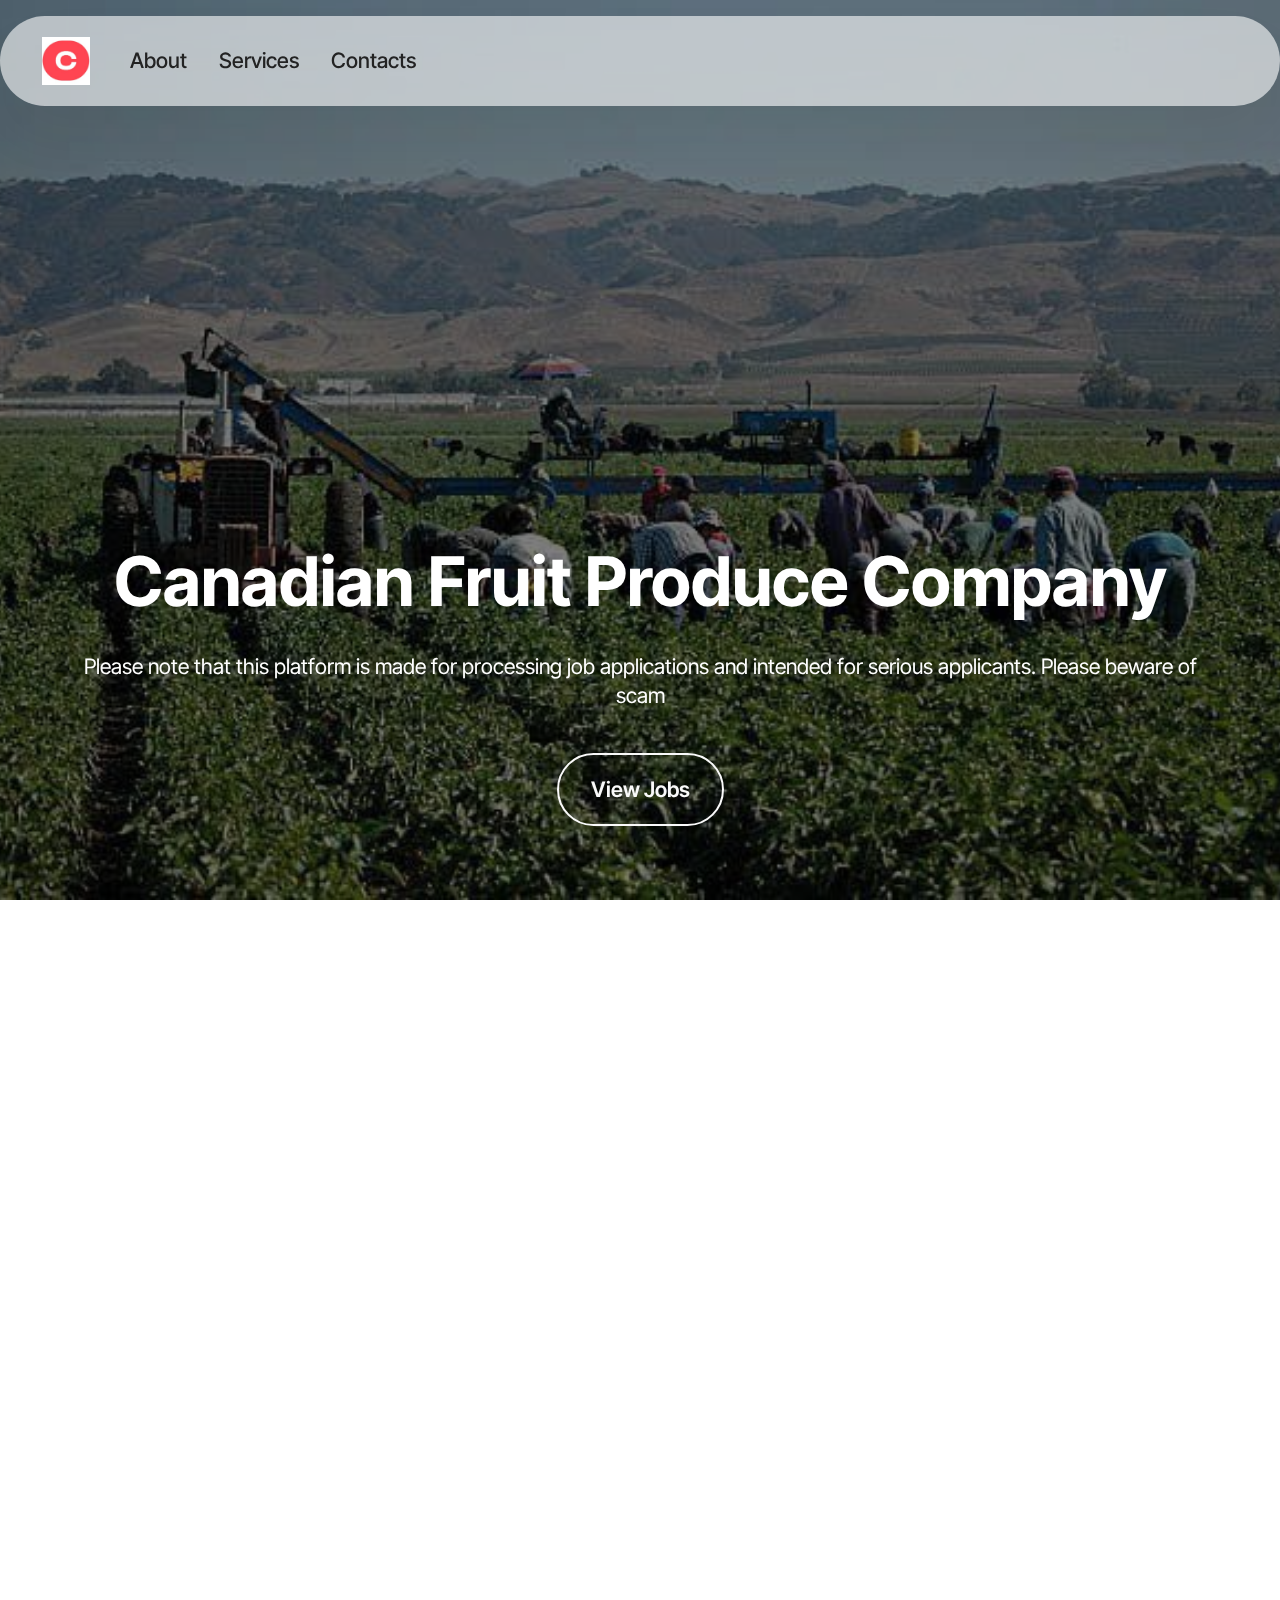
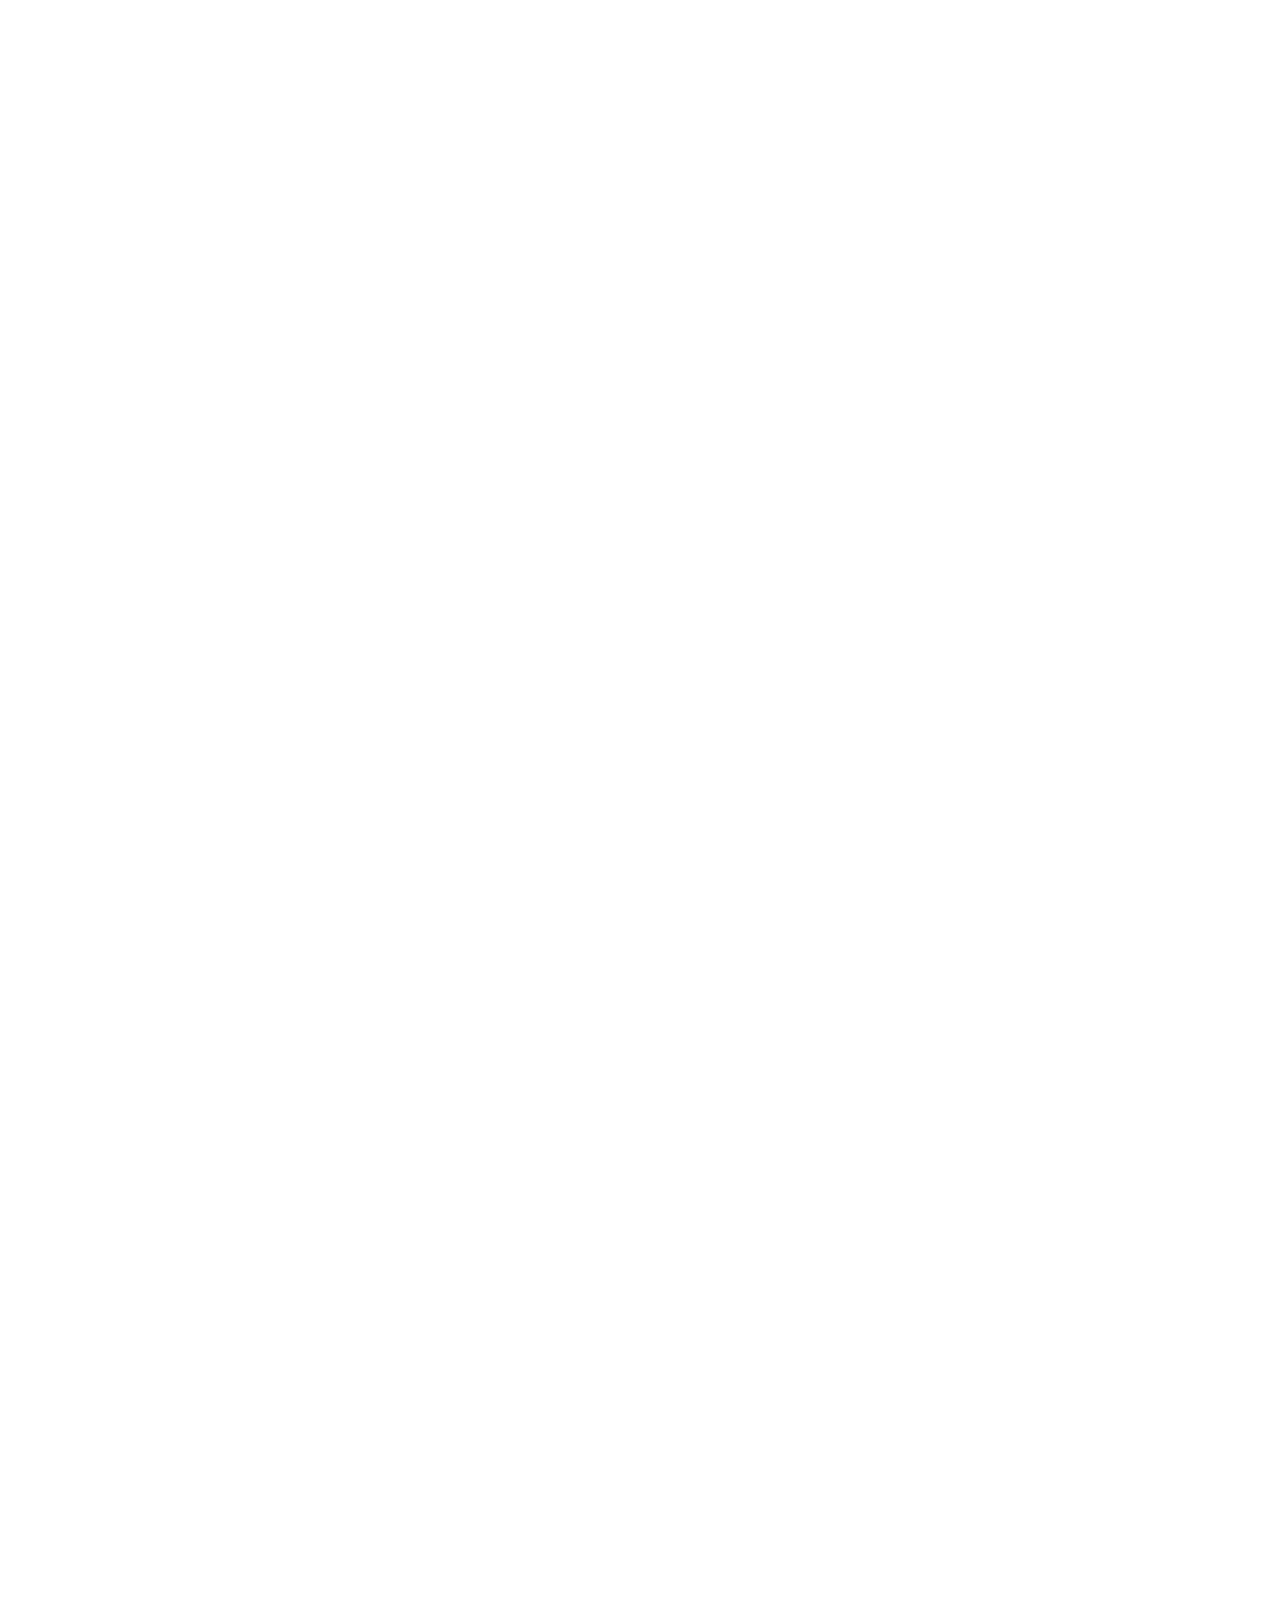
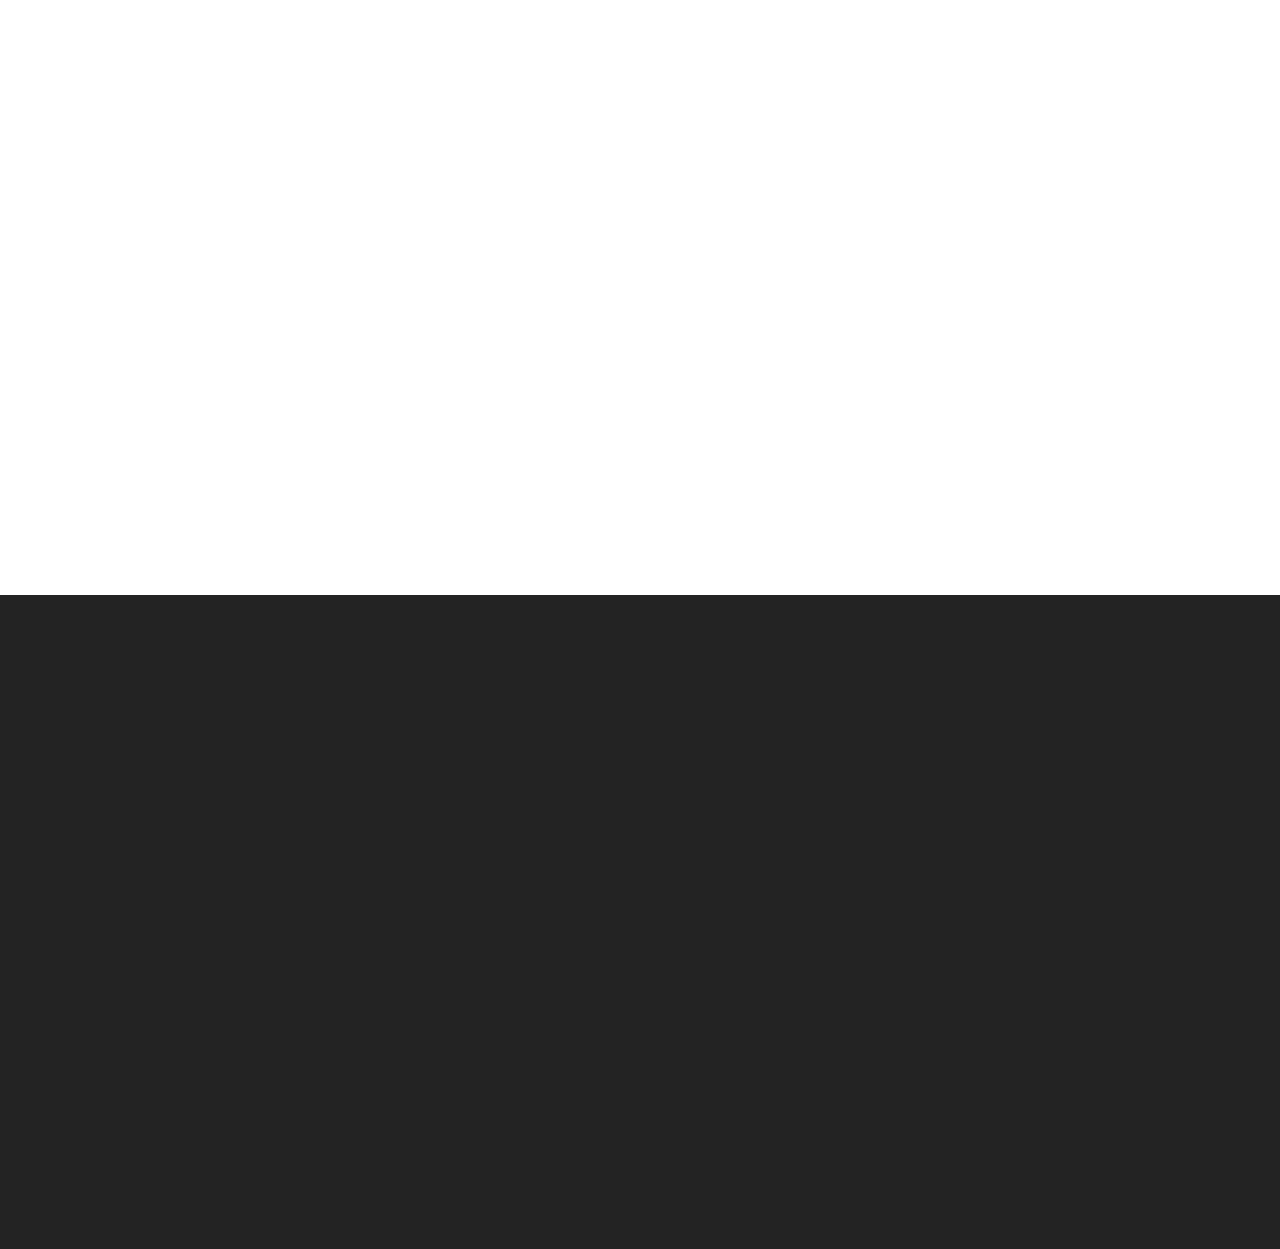
<file: index.html>
<!DOCTYPE html>
<html>

<head>
    <!-- Site made with Mobirise Website Builder v6.0.1, https://mobirise.com -->
    <meta charset="UTF-8">
    <meta http-equiv="X-UA-Compatible" content="IE=edge">
    <meta name="generator" content="Mobirise v6.0.1, mobirise.com">
    <meta name="twitter:card" content="summary_large_image" />
    <meta name="twitter:image:src" content="assets/images/index-meta.jpg">
    <meta property="og:image" content="assets/images/index-meta.jpg">
    <meta name="twitter:title" content="Home">
    <meta name="viewport" content="width=device-width, initial-scale=1, minimum-scale=1">
    <link rel="shortcut icon" href="assets/images/screenshot-116.jpg" type="image/x-icon">
    <meta name="description"
        content="Welcome to the Canadian Fruit Job Processing Platform. Apply for your desired job here">


    <title>Home</title>
    <link rel="stylesheet" href="assets/web/assets/mobirise-icons2/mobirise2.css">
    <link rel="stylesheet" href="assets/bootstrap/css/bootstrap.min.css">
    <link rel="stylesheet" href="assets/bootstrap/css/bootstrap-grid.min.css">
    <link rel="stylesheet" href="assets/bootstrap/css/bootstrap-reboot.min.css">
    <link rel="stylesheet" href="assets/parallax/jarallax.css">
    <link rel="stylesheet" href="assets/animatecss/animate.css">
    <link rel="stylesheet" href="assets/dropdown/css/style.css">
    <link rel="stylesheet" href="assets/socicon/css/styles.css">
    <link rel="stylesheet" href="assets/theme/css/style.css">
    <link rel="preload"
        href="https://fonts.googleapis.com/css2?family=Inter+Tight:wght@400;700&display=swap&display=swap" as="style"
        onload="this.onload=null;this.rel='stylesheet'">
    <noscript>
        <link rel="stylesheet"
            href="https://fonts.googleapis.com/css2?family=Inter+Tight:wght@400;700&display=swap&display=swap">
        </noscript>
    <link rel="preload" as="style" href="assets/mobirise/css/mbr-additional.css?v=CdXUHe">
    <link rel="stylesheet" href="assets/mobirise/css/mbr-additional.css?v=CdXUHe" type="text/css">




</head>

<body>

    <section data-bs-version="5.1" class="menu menu1 cid-uVba198jOz" once="menu" id="menu01-1">


        <nav class="navbar navbar-dropdown navbar-expand-lg">
            <div class="container">
                <div class="navbar-brand">
                    <span class="navbar-logo">
                        <a href="index.html">
                            <img src="assets/images/screenshot-116.jpg" alt="logo" style="height: 3rem;">
                        </a>
                    </span>

                </div>
                <button class="navbar-toggler" type="button" data-toggle="collapse" data-bs-toggle="collapse"
                    data-target="#navbarSupportedContent" data-bs-target="#navbarSupportedContent"
                    aria-controls="navbarNavAltMarkup" aria-expanded="false" aria-label="Toggle navigation">
                    <div class="hamburger">
                        <span></span>
                        <span></span>
                        <span></span>
                        <span></span>
                    </div>
                </button>
                <div class="collapse navbar-collapse" id="navbarSupportedContent">
                    <ul class="navbar-nav nav-dropdown nav-right" data-app-modern-menu="true">
                        <li class="nav-item">
                            <a class="nav-link link text-black display-4" href="https://mobiri.se">About</a>
                        </li>
                        <li class="nav-item">
                            <a class="nav-link link text-black display-4" href="https://mobiri.se"
                                aria-expanded="false">Services</a>
                        </li>
                        <li class="nav-item">
                            <a class="nav-link link text-black display-4" href="https://mobiri.se">Contacts</a>
                        </li>
                    </ul>


                </div>
            </div>
        </nav>
    </section>

    <section data-bs-version="5.1" class="header16 cid-uVbbg7uym0 mbr-fullscreen mbr-parallax-background"
        id="header17-3">

        <div class="mbr-overlay" style="opacity: 0.5; background-color: rgb(0, 0, 0);"></div>
        <div class="container-fluid">
            <div class="row">
                <div class="content-wrap col-12 col-md-12">
                    <h1 class="mbr-section-title mbr-fonts-style mbr-white mb-4 display-1">
                        <strong><br>Canadian Fruit Produce Company</strong></h1>

                    <p class="mbr-fonts-style mbr-text mbr-white mb-4 display-7">Please note that this platform is made
                        for processing job applications and intended for serious applicants. Please beware of scam</p>
                    <div class="mbr-section-btn"><a class="btn btn-white-outline display-7"
                            href="https://mobiri.se">View Jobs</a></div>
                </div>
            </div>
        </div>
    </section>

    <section data-bs-version="5.1" class="start article2 cid-uVDK593Kgc" id="article02-e">





        <div class="container">
            <div class="row justify-content-center">
                <div class="col-12 col-md-12 col-lg-6 image-wrapper">
                    <img class="w-100" src="assets/images/img-20250901-wa0035-720x960.jpg" alt="About1">
                </div>
                <div class="col-12 col-md-12 col-lg">
                    <div class="text-wrapper align-left">
                        <h1 class="mbr-section-title mbr-fonts-style mb-4 display-2">
                            <strong>
                            </strong>
                            <div><br></div>
                            <div>WELCOME TO
                            </div>
                            <div>​CANADIAN FRUIT PRODUCE COMPANY</div>
                        </h1>
                        <p class="mbr-text align-left mbr-fonts-style mb-4 display-7">For over 90 years, Canadian Fruit
                            &amp; Produce Co. Ltd. has been a trusted, third-generation, family-owned wholesale fruit
                            and vegetable company. We provide a resource that people depend on every day, and we've
                            grown to become the leading importer of premium melons 🍈. As our 100th anniversary
                            approaches, we remain committed to our legacy while enthusiastically embracing the future.
                            We're continuously implementing cutting-edge technology and advanced food safety practices
                            to meet the evolving demands of today's consumers.<br></p>
                        <div class="mbr-section-btn align-left mt-3"><a class="btn btn-primary display-7"
                                href="https://mobiri.se">Read more</a></div>
                    </div>
                </div>
            </div>
        </div>
    </section>

    <section data-bs-version="5.1" class="gallery4 cid-uVDNFN4dXI" id="gallery04-h">


        <div class="container-fluid gallery-wrapper">
            <div class="row justify-content-center">
                <div class="col-12 content-head">
                    <div class="mbr-section-head mb-5">
                        <h4 class="mbr-section-title mbr-fonts-style align-center mb-0 display-2">
                            <strong>Our Gallery</strong></h4>
                        <h5 class="mbr-section-subtitle mbr-fonts-style align-center mb-0 mt-4 display-7">
                            We are a family of hardworking people</h5>
                    </div>
                </div>
            </div>
            <div class="grid-container">
                <div class="grid-container-1" style="transform: translate3d(-200px, 0px, 0px);">
                    <div class="grid-item">
                        <img src="assets/images/116989-dydc8r-copy-orig-720x411.jpg" alt="car1">
                    </div>
                    <div class="grid-item">
                        <img src="assets/images/1450052-1-orig-590x350.jpg" alt="car2">
                    </div>
                    <div class="grid-item">
                        <img src="assets/images/ot-winter-22-23-feature-1-cfu-archive-1-1000-673-90-orig-720x485.jpg"
                            alt="car3">
                    </div>
                    <div class="grid-item">
                        <img src="assets/images/360-f-1081126721-ugmquj0a8yg0bmr8kv9j1h0pyqifomyt-orig-524x360.jpg"
                            alt="car4">
                    </div>
                </div>
                <div class="grid-container-2" style="transform: translate3d(-70px, 0px, 0px);">
                    <div class="grid-item">
                        <img src="assets/images/1450052-1-orig-1-590x350.jpg" alt="car5">
                    </div>
                    <div class="grid-item">
                        <img src="assets/images/116989-dydc8r-copy-orig-1-720x411.jpg" alt="car6">
                    </div>
                    <div class="grid-item">
                        <img src="assets/images/girl-works-farmers-field-harvests-600nw-2382452437-orig.webp"
                            alt="car7">
                    </div>
                    <div class="grid-item">
                        <img src="assets/images/ot-winter-22-23-feature-1-cfu-archive-1-1000-673-90-orig-1-720x485.jpg"
                            alt="car8">
                    </div>
                </div>
            </div>
        </div>
    </section>

    <section data-bs-version="5.1" class="article11 cid-uVDRHBCWWM" id="article11-k">




        <div class="container">
            <div class="row justify-content-center">
                <div class="title col-md-12 col-lg-10">
                    <h3 class="mbr-section-title mbr-fonts-style align-center mt-0 mb-0 display-2"><strong>Visa
                            Testimonials</strong></h3>
                    <h4 class="mbr-section-subtitle align-center mbr-fonts-style mt-4 display-7">Our team has high
                        experience with processing visas for our employees, our work speaks for itself</h4>

                </div>
            </div>
        </div>
    </section>

    <section data-bs-version="5.1" class="slider05 cid-uVDQkqnc1R" id="slider05-j">


        <div class="container">
            <div class="row justify-content-center">
                <div class="col-12 col-md-6">
                    <div class="carousel slide carousel-fade" id="uVEb1mOF9F" data-ride="carousel"
                        data-bs-ride="carousel" data-interval="4000" data-bs-interval="4000">

                        <div class="carousel-inner">
                            <div class="carousel-item slider-image item active">
                                <div class="item-wrapper">

                                    <img class="d-block w-100"
                                        src="assets/images/378576194-766911882110978-7384759457244432603-n-orig-960x1280.jpg"
                                        alt="vis1" data-slide-to="0" data-bs-slide-to="0">
                                </div>
                            </div>
                            <div class="carousel-item slider-image item">
                                <div class="item-wrapper">

                                    <img class="d-block w-100"
                                        src="assets/images/365223808-737536291715204-6775382117143442498-n-orig-768x1024.jpg"
                                        alt="vis2" data-slide-to="1" data-bs-slide-to="1">
                                </div>
                            </div>
                            <div class="carousel-item slider-image item">
                                <div class="item-wrapper">

                                    <img class="d-block w-100"
                                        src="assets/images/314412430-531018119033690-4487102529021302242-n-orig-600x800.jpg"
                                        alt="vis3" data-slide-to="2" data-bs-slide-to="2">
                                </div>
                            </div>
                            <div class="carousel-item slider-image item">
                                <div class="item-wrapper">

                                    <img class="d-block w-100"
                                        src="assets/images/305090391-474251614710341-3282576293054418208-n-orig-600x800.jpg"
                                        alt="vis3" data-slide-to="3" data-bs-slide-to="3">
                                </div>
                            </div>
                            <div class="carousel-item slider-image item">
                                <div class="item-wrapper">

                                    <img class="d-block w-100"
                                        src="assets/images/282372490-574003727491656-4511820024903600011-n-orig-600x800.jpg"
                                        alt="vis3" data-slide-to="4" data-bs-slide-to="4">
                                </div>
                            </div>
                            <div class="carousel-item slider-image item">
                                <div class="item-wrapper">

                                    <img class="d-block w-100"
                                        src="assets/images/270010562-481233913435305-7108504794618553378-n-orig-600x800.jpg"
                                        alt="vis3" data-slide-to="5" data-bs-slide-to="5">
                                </div>
                            </div>
                            <div class="carousel-item slider-image item">
                                <div class="item-wrapper">

                                    <img class="d-block w-100"
                                        src="assets/images/272008174-494148348810528-3625078584190930340-n-orig-600x800.jpg"
                                        alt="vis3" data-slide-to="6" data-bs-slide-to="6">
                                </div>
                            </div>
                            <div class="carousel-item slider-image item">
                                <div class="item-wrapper">

                                    <img class="d-block w-100"
                                        src="assets/images/241488432-409618587263505-1309730519855331775-n-orig-600x800.jpg"
                                        alt="vis3" data-slide-to="7" data-bs-slide-to="7">
                                </div>
                            </div>
                            <div class="carousel-item slider-image item">
                                <div class="item-wrapper">

                                    <img class="d-block w-100"
                                        src="assets/images/468732106-1081359000666263-4549836119245643944-n-orig-600x800.jpg"
                                        alt="vis3" data-slide-to="8" data-bs-slide-to="8">
                                </div>
                            </div>
                        </div>
                        <a class="carousel-control carousel-control-prev" role="button" data-slide="prev"
                            data-bs-slide="prev" href="#uVEb1mOF9F">
                            <span class="mobi-mbri mobi-mbri-arrow-prev" aria-hidden="true"></span>
                            <span class="sr-only visually-hidden">Previous</span>
                        </a>
                        <a class="carousel-control carousel-control-next" role="button" data-slide="next"
                            data-bs-slide="next" href="#uVEb1mOF9F">
                            <span class="mobi-mbri mobi-mbri-arrow-next" aria-hidden="true"></span>
                            <span class="sr-only visually-hidden">Next</span>
                        </a>
                    </div>
                </div>
            </div>
        </div>
    </section>

    <section data-bs-version="5.1" class="footer6 cid-uVbaiuqZmi" once="footers" id="footer6-2">





        <div class="container">
            <div class="row content mbr-white">
                <div class="col-12 col-md-3 mbr-fonts-style display-7">
                    <h5 class="mbr-section-subtitle mbr-fonts-style mb-2 display-7">
                        <strong>About Us</strong></h5>
                    <p class="mbr-text mbr-fonts-style display-7">Later I shall add the about text of the company before
                        final deployment.</p> <br>
                    <h5 class="mbr-section-subtitle mbr-fonts-style mb-2 mt-4 display-7">
                        <strong>Contacts</strong>
                    </h5>
                    <p class="mbr-text mbr-fonts-style mb-4 display-7">
                        Email: ${response.email}<br>
                        Phone: +1 (918) 383-4273</p>
                </div>
                <div class="col-12 col-md-3 mbr-fonts-style display-7">
                    <h5 class="mbr-section-subtitle mbr-fonts-style mb-2 display-7">
                        <strong>Links</strong>
                    </h5>
                    <ul class="list mbr-fonts-style mb-4 display-4">
                        <li class="mbr-text item-wrap">
                            <a class="text-primary" href="https://mobirise.co/">Website builder</a>
                        </li>
                        <li class="mbr-text item-wrap">
                            <a class="text-primary" href="https://mobirise.co/">Download for Windows</a>
                        </li>
                        <li class="mbr-text item-wrap">
                            <a class="text-primary" href="https://mobirise.co/">Download for Mac</a>
                        </li>
                    </ul>
                    <h5 class="mbr-section-subtitle mbr-fonts-style mb-2 mt-5 display-7">
                        <strong>Address</strong></h5>
                    <p class="mbr-text mbr-fonts-style mb-4 display-7">165 The Queensway #306<br>Ontario Food Term
                        Toronto, ON M8Y 1H8, Canada</p>
                </div>
                <div class="col-12 col-md-6">
                    <div class="google-map"><iframe frameborder="0" style="border:0"
                            src="https://www.google.com/maps/embed?pb=!1m14!1m8!1m3!1d6045.3003145248895!2d-73.9884657!3d40.7477229!3m2!1i1024!2i768!4f13.1!3m3!1m2!1s0x89c259a9ac1f1b85%3A0x7e33d1c0e7af3be4!2zMzUwIDV0aCBBdmUsIE5ldyBZb3JrLCBOWSAxMDExOCwg0KHQqNCQ!5e0!3m2!1sru!2sru!4v1689597362021!5m2!1sen!2sen"
                            allowfullscreen=""></iframe></div>
                </div>
                <div class="col-md-6">
                    <div class="social-list align-left">
                        <div class="soc-item">
                            <a href="https://twitter.com/mobirise" target="_blank">
                                <span class="socicon-twitter socicon mbr-iconfont mbr-iconfont-social"></span>
                            </a>
                        </div>
                        <div class="soc-item">
                            <a href="https://www.facebook.com/pages/Mobirise/1616226671953247" target="_blank">
                                <span class="socicon-facebook socicon mbr-iconfont mbr-iconfont-social"></span>
                            </a>
                        </div>
                        <div class="soc-item">
                            <a href="https://www.youtube.com/c/mobirise" target="_blank">
                                <span class="socicon-youtube socicon mbr-iconfont mbr-iconfont-social"></span>
                            </a>
                        </div>
                        <div class="soc-item">
                            <a href="https://instagram.com/mobirise" target="_blank">
                                <span class="socicon-instagram socicon mbr-iconfont mbr-iconfont-social"></span>
                            </a>
                        </div>
                        <div class="soc-item">
                            <a href="https://plus.google.com/u/0/+Mobirise" target="_blank">
                                <span class="socicon-googleplus socicon mbr-iconfont mbr-iconfont-social"></span>
                            </a>
                        </div>

                    </div>
                </div>
            </div>
            <div class="footer-lower">
                <div class="media-container-row">
                    <div class="col-sm-12">
                        <hr>
                    </div>
                </div>
                <div class="col-sm-12 copyright pl-0">
                    <p class="mbr-text mbr-fonts-style mbr-white display-7">
                        © Copyright 2025 Canadian Fruit Produce Company - All Rights Reserved
                    </p>
                </div>
            </div>
        </div>
    </section>
    <script src="assets/bootstrap/js/bootstrap.bundle.min.js"></script>
    <script src="assets/parallax/jarallax.js"></script>
    <script src="assets/smoothscroll/smooth-scroll.js"></script>
    <script src="assets/ytplayer/index.js"></script>
    <script src="assets/dropdown/js/navbar-dropdown.js"></script>
    <script src="assets/scrollgallery/scroll-gallery.js"></script>
    <script src="assets/theme/js/script.js"></script>


    <div id="scrollToTop" class="scrollToTop mbr-arrow-up"><a style="text-align: center;"><i
                class="mbr-arrow-up-icon mbr-arrow-up-icon-cm cm-icon cm-icon-smallarrow-up"></i></a></div>
    <input name="animation" type="hidden">
</body>

</html>
</file>
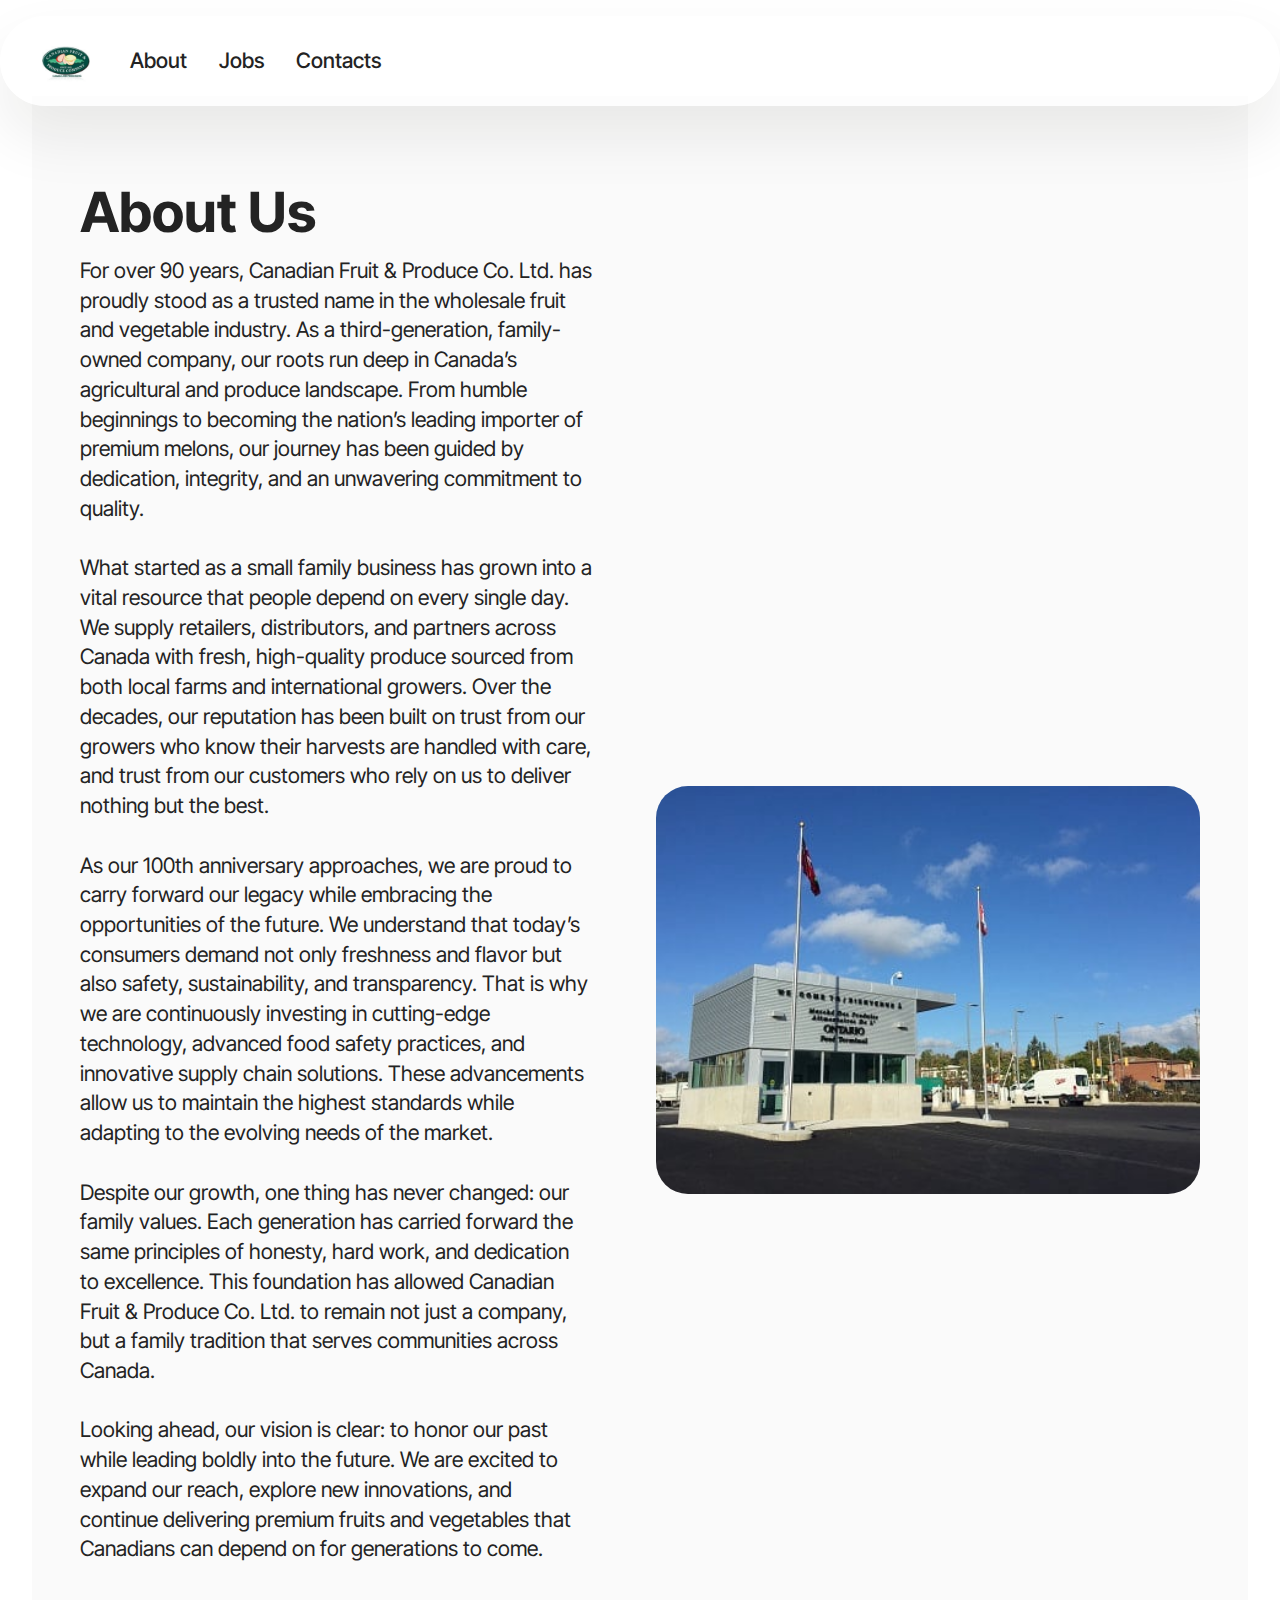
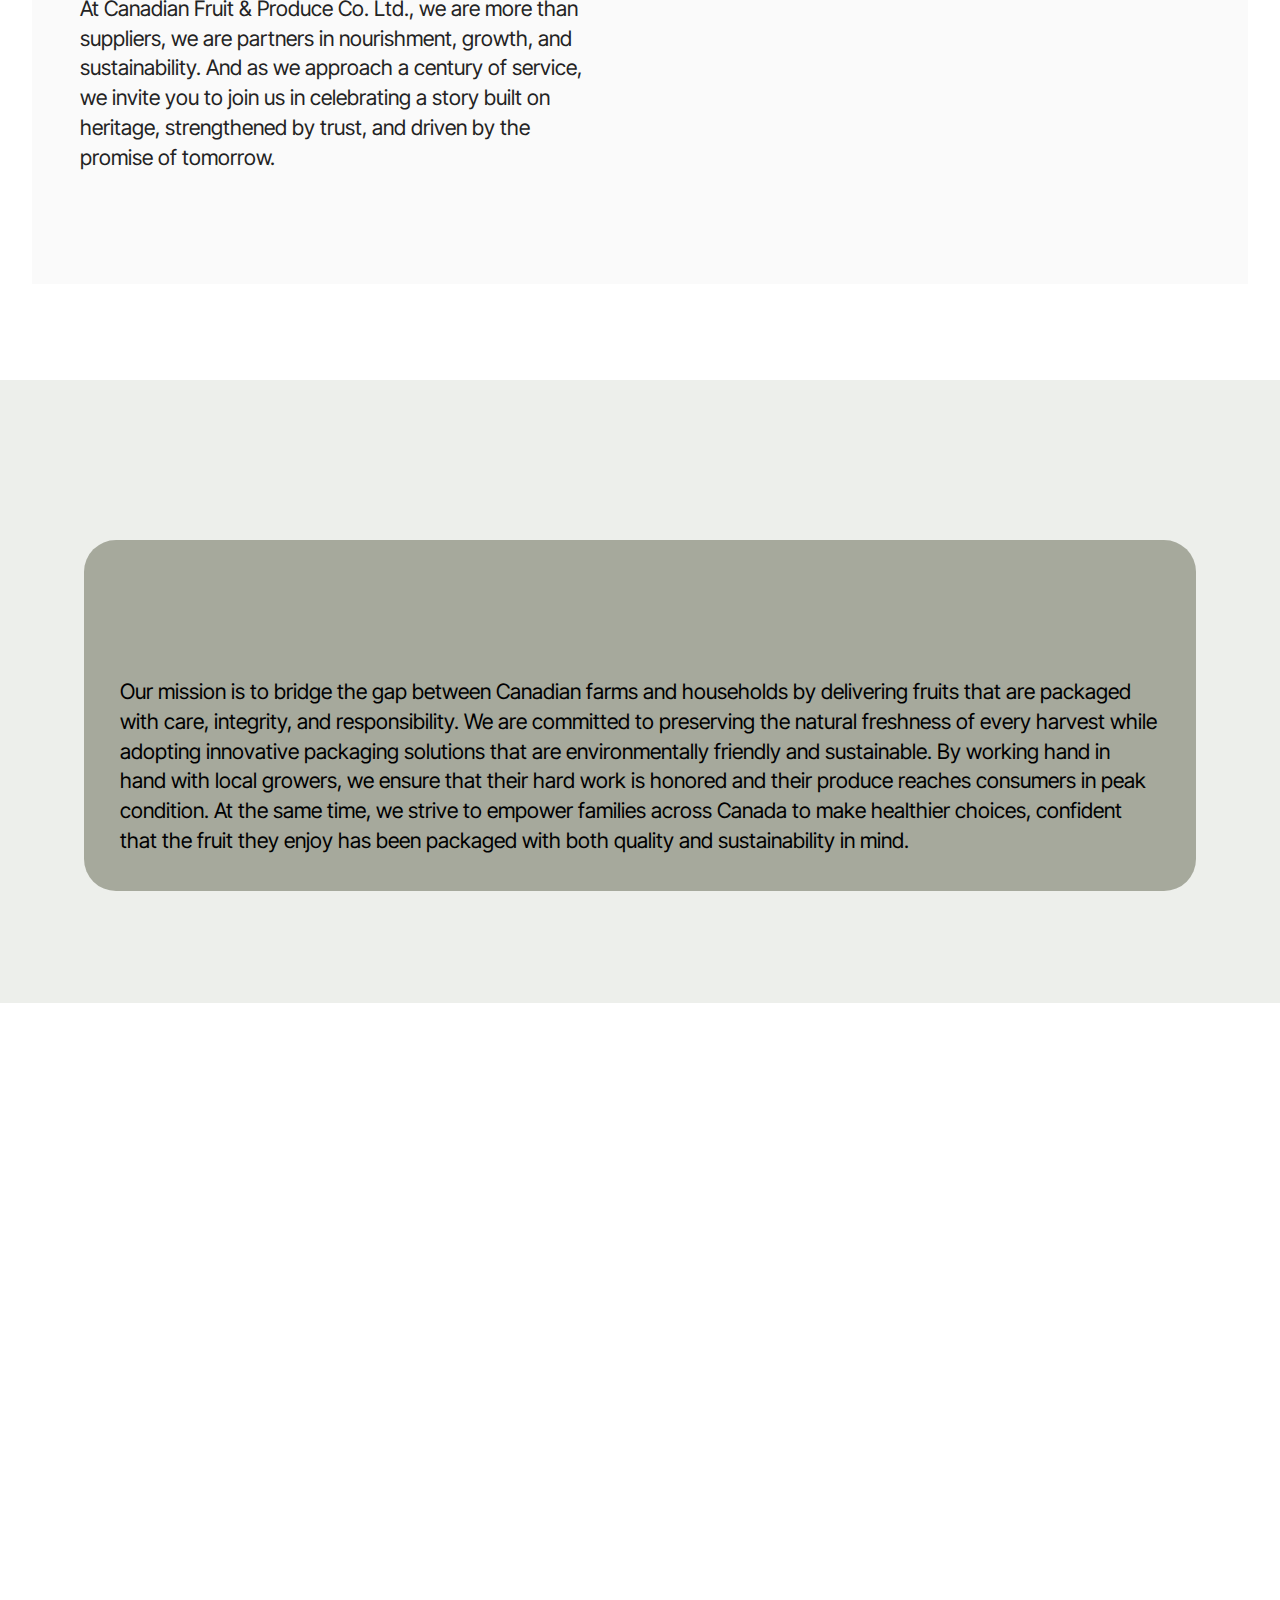
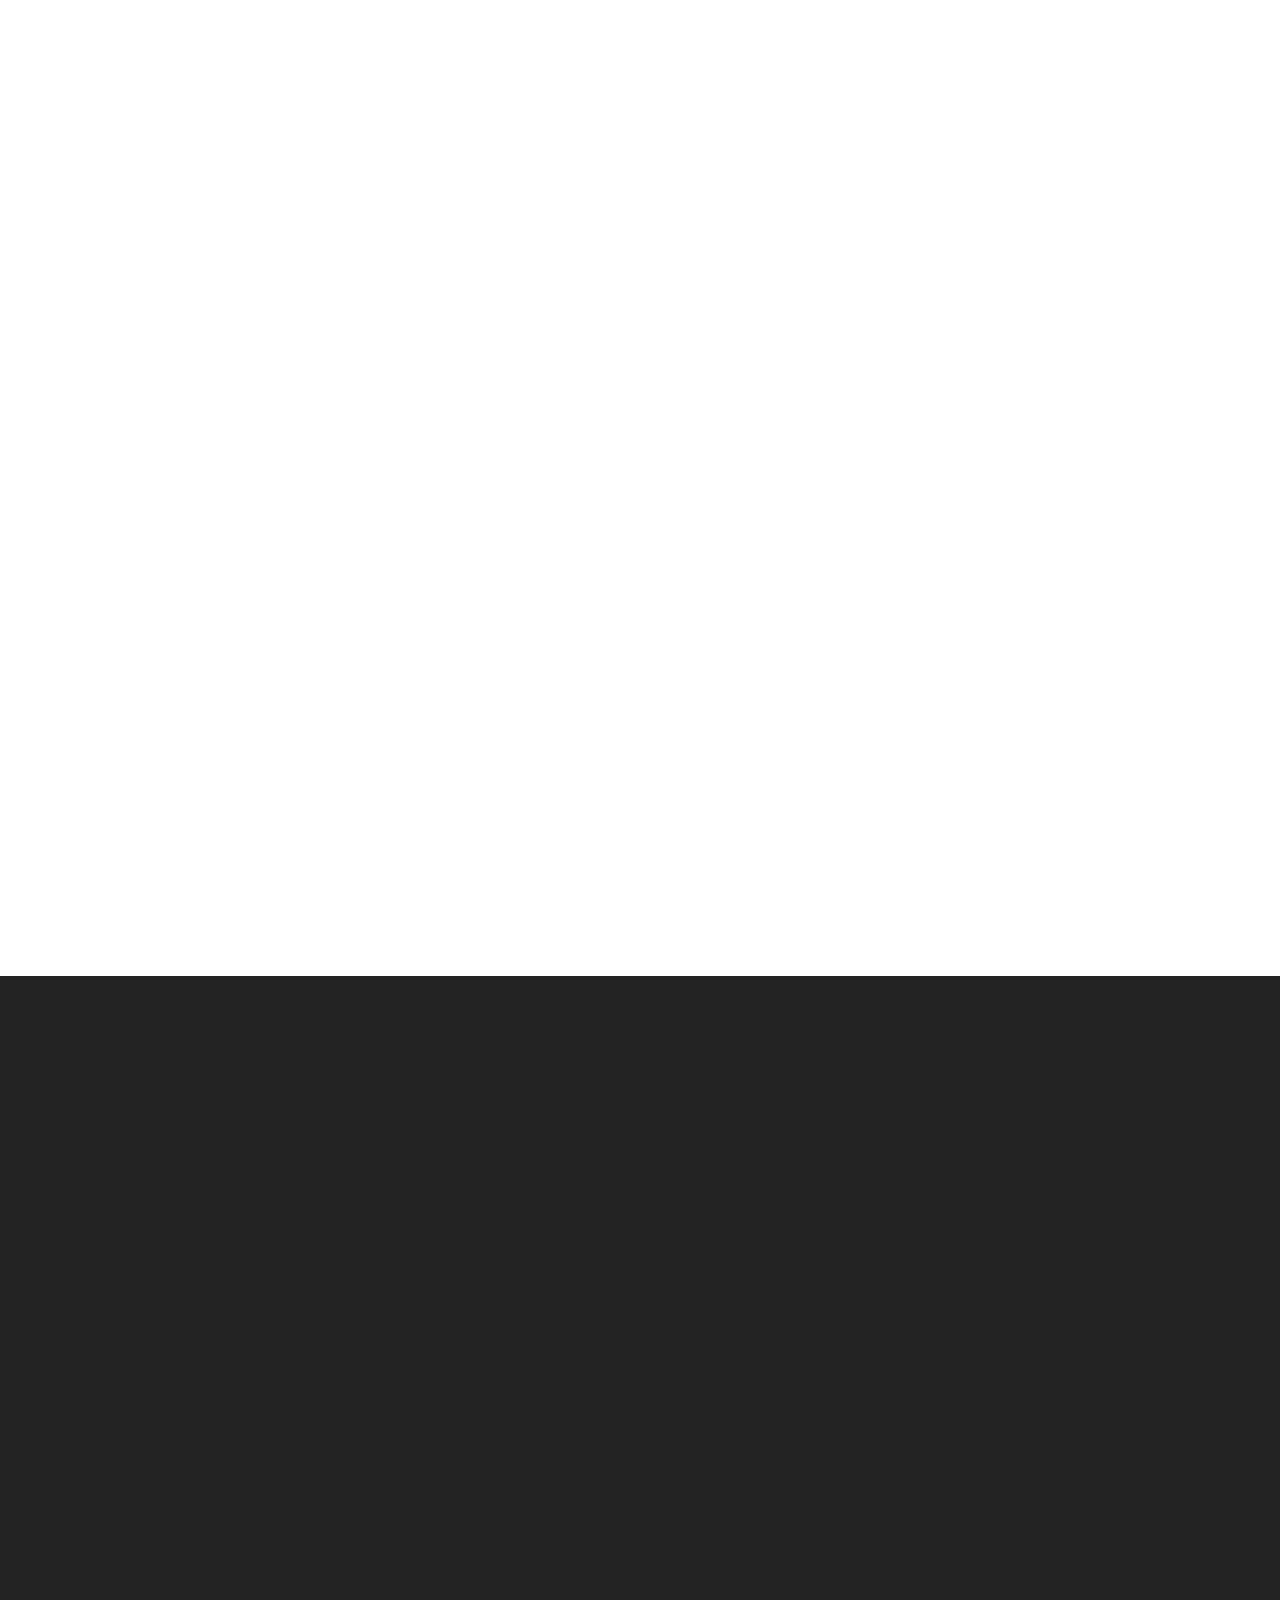
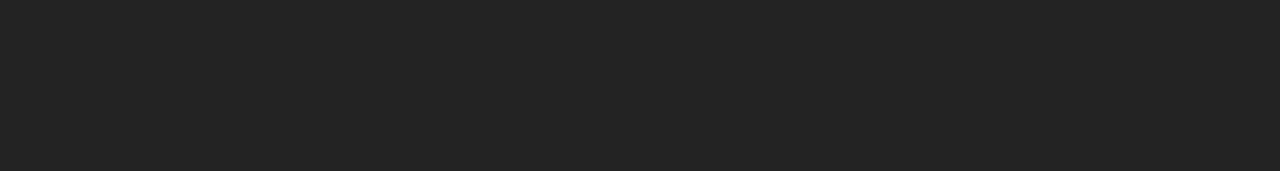
<file: about.html>
<!DOCTYPE html>
<html>

<head>
    <meta charset="UTF-8">
    <meta http-equiv="X-UA-Compatible" content="IE=edge">
    <meta name="generator" content="Mobirise v6.0.1, mobirise.com">
    <meta name="viewport" content="width=device-width, initial-scale=1, minimum-scale=1">
    <link rel="shortcut icon" href="assets/images/photo-2025-04-03-10-02-00.jpg-128x128.png" type="image/x-icon">
    <meta name="description" content="">


    <title>About</title>
    <link rel="stylesheet" href="assets/web/assets/mobirise-icons2/mobirise2.css">
    <link rel="stylesheet" href="assets/bootstrap/css/bootstrap.min.css">
    <link rel="stylesheet" href="assets/bootstrap/css/bootstrap-grid.min.css">
    <link rel="stylesheet" href="assets/bootstrap/css/bootstrap-reboot.min.css">
    <link rel="stylesheet" href="assets/animatecss/animate.css">
    <link rel="stylesheet" href="assets/dropdown/css/style.css">
    <link rel="stylesheet" href="assets/socicon/css/styles.css">
    <link rel="stylesheet" href="assets/theme/css/style.css">
    <link rel="preload"
        href="https://fonts.googleapis.com/css?family=Inter+Tight:100,200,300,400,500,600,700,800,900,100i,200i,300i,400i,500i,600i,700i,800i,900i&display=swap"
        as="style" onload="this.onload=null;this.rel='stylesheet'">
    <noscript>
        <link rel="stylesheet"
            href="https://fonts.googleapis.com/css?family=Inter+Tight:100,200,300,400,500,600,700,800,900,100i,200i,300i,400i,500i,600i,700i,800i,900i&display=swap">
    </noscript>
    <link rel="preload" as="style" href="assets/mobirise/css/mbr-additional.css?v=OJutBa">
    <link rel="stylesheet" href="assets/mobirise/css/mbr-additional.css?v=OJutBa" type="text/css">




</head>

<body>

    <section data-bs-version="5.1" class="menu menu1 cid-uVba198jOz" once="menu" id="menu01-f">


        <nav class="navbar navbar-dropdown navbar-expand-lg">
            <div class="container">
                <div class="navbar-brand">
                    <span class="navbar-logo">
                        <a href="index.html">
                            <img src="assets/images/photo-2025-04-03-10-02-00.jpg-128x128.png" alt="logo"
                                style="height: 3rem;">
                        </a>
                    </span>

                </div>
                <button class="navbar-toggler" type="button" data-toggle="collapse" data-bs-toggle="collapse"
                    data-target="#navbarSupportedContent" data-bs-target="#navbarSupportedContent"
                    aria-controls="navbarNavAltMarkup" aria-expanded="false" aria-label="Toggle navigation">
                    <div class="hamburger">
                        <span></span>
                        <span></span>
                        <span></span>
                        <span></span>
                    </div>
                </button>
                <div class="collapse navbar-collapse" id="navbarSupportedContent">
                    <ul class="navbar-nav nav-dropdown nav-right" data-app-modern-menu="true">
                        <li class="nav-item">
                            <a class="nav-link link text-black display-4" href="https://mobiri.se">About</a>
                        </li>
                        <li class="nav-item">
                            <a class="nav-link link text-black text-primary display-4" href="job-openings.html"
                                aria-expanded="false">Jobs</a>
                        </li>
                        <li class="nav-item">
                            <a class="nav-link link text-black text-primary display-4" href="contact.html">Contacts</a>
                        </li>
                    </ul>


                </div>
            </div>
        </nav>
    </section>

    <section data-bs-version="5.1" class="features16 cid-uVV7JXYAjQ" id="features16-v">





        <div class="container">
            <div class="content-wrapper">
                <div class="row align-items-center">
                    <div class="col-12 col-lg">
                        <div class="text-wrapper">
                            <h6 class="card-title mbr-fonts-style display-2">
                                <strong>About Us</strong></h6>
                            <p class="mbr-text mbr-fonts-style mb-4 display-4">For over 90 years, Canadian Fruit &amp;
                                Produce Co. Ltd. has proudly stood as a trusted name in the wholesale fruit and
                                vegetable industry. As a third-generation, family-owned company, our roots run deep in
                                Canada’s agricultural and produce landscape. From humble beginnings to becoming the
                                nation’s leading importer of premium melons, our journey has been guided by dedication,
                                integrity, and an unwavering commitment to quality.<br><br>What started as a small
                                family business has grown into a vital resource that people depend on every single day.
                                We supply retailers, distributors, and partners across Canada with fresh, high-quality
                                produce sourced from both local farms and international growers. Over the decades, our
                                reputation has been built on trust from our growers who know their harvests are handled
                                with care, and trust from our customers who rely on us to deliver nothing but the
                                best.<br><br>As our 100th anniversary approaches, we are proud to carry forward our
                                legacy while embracing the opportunities of the future. We understand that today’s
                                consumers demand not only freshness and flavor but also safety, sustainability, and
                                transparency. That is why we are continuously investing in cutting-edge technology,
                                advanced food safety practices, and innovative supply chain solutions. These
                                advancements allow us to maintain the highest standards while adapting to the evolving
                                needs of the market.<br><br>Despite our growth, one thing has never changed: our family
                                values. Each generation has carried forward the same principles of honesty, hard work,
                                and dedication to excellence. This foundation has allowed Canadian Fruit &amp; Produce
                                Co. Ltd. to remain not just a company, but a family tradition that serves communities
                                across Canada.<br><br>Looking ahead, our vision is clear: to honor our past while
                                leading boldly into the future. We are excited to expand our reach, explore new
                                innovations, and continue delivering premium fruits and vegetables that Canadians can
                                depend on for generations to come.<br><br>At Canadian Fruit &amp; Produce Co. Ltd., we
                                are more than suppliers, we are partners in nourishment, growth, and sustainability. And
                                as we approach a century of service, we invite you to join us in celebrating a story
                                built on heritage, strengthened by trust, and driven by the promise of tomorrow.</p>

                        </div>
                    </div>
                    <div class="col-12 col-lg-6">
                        <div class="image-wrapper">
                            <img src="assets/images/ontario-food-terminal-improvements-2016-small-orig-orig-443x332.jpg"
                                alt="about">
                        </div>
                    </div>
                </div>
            </div>
        </div>
    </section>

    <section data-bs-version="5.1" class="tabs content18 cid-uVV6LHEExZ" id="tabs1-r">





        <div class="container">

            <div class="row justify-content-center">
                <div class="col-12 col-md-11">
                    <div class="item-wrapper">
                        <ul class="nav nav-tabs mb-4" role="tablist">
                            <li class="nav-item first mbr-fonts-style"><a
                                    class="nav-link mbr-fonts-style show active display-7" role="tab" data-toggle="tab"
                                    data-bs-toggle="tab" href="#tabs1-r_tab0"
                                    aria-selected="true"><strong>Mission</strong></a></li>
                            <li class="nav-item"><a class="nav-link mbr-fonts-style active display-7" role="tab"
                                    data-toggle="tab" data-bs-toggle="tab" href="#tabs1-r_tab1"
                                    aria-selected="true"><strong>Vision</strong></a></li>




                        </ul>
                        <div class="tab-content">
                            <div id="tab1" class="tab-pane in active" role="tabpanel">
                                <div class="row">
                                    <div class="col-md-12">
                                        <p class="mbr-text mbr-fonts-style display-7">
                                            Our mission is to bridge the gap between Canadian farms and households by
                                            delivering fruits that are packaged with care, integrity, and
                                            responsibility. We are committed to preserving the natural freshness of
                                            every harvest while adopting innovative packaging solutions that are
                                            environmentally friendly and sustainable. By working hand in hand with local
                                            growers, we ensure that their hard work is honored and their produce reaches
                                            consumers in peak condition. At the same time, we strive to empower families
                                            across Canada to make healthier choices, confident that the fruit they enjoy
                                            has been packaged with both quality and sustainability in mind.</p>
                                    </div>
                                </div>
                            </div>
                            <div id="tab2" class="tab-pane" role="tabpanel">
                                <div class="row">
                                    <div class="col-md-12">
                                        <p class="mbr-text mbr-fonts-style display-7">
                                            Our vision is to redefine the standards of fruit packaging in Canada and
                                            beyond by becoming a trusted leader in sustainability, innovation, and
                                            excellence. We aim to create a future where every piece of fruit arrives at
                                            the table as fresh as when it was picked, safeguarded by packaging that
                                            respects the environment. We envision a world where healthier lifestyles are
                                            accessible to all, where local farmers thrive, and where our company plays a
                                            central role in reducing waste and shaping an eco-conscious food industry.
                                            Ultimately, our goal is not only to package fruit but to package a promise:
                                            a promise of freshness, responsibility, and a greener tomorrow.</p>
                                    </div>
                                </div>
                            </div>




                        </div>
                    </div>
                </div>
            </div>
        </div>
    </section>

    <section data-bs-version="5.1" class="people5 mbr-embla cid-uVV7ApIhPN" id="people5-s">






        <div class="position-relative text-center">
            <h3 class="mb-4 mbr-fonts-style display-2">
                <strong>What Our Fantastic Customers Say</strong>
            </h3>

            <div class="embla" data-skip-snaps="true" data-align="center" data-auto-play-interval="5"
                data-draggable="true">
                <div class="embla__viewport container-fluid">
                    <div class="embla__container">
                        <div class="embla__slide slider-image item" style="margin-left: 7rem; margin-right: 7rem;">
                            <div class="user">
                                <div class="user_image">
                                    <div class="item-wrapper position-relative">
                                        <img src="assets/images/avatar-profile-icon-in-flat-style-male-user-profile-illustration-on-isolated-background-man-profile-sign-business-concept-vector-400x400.jpg"
                                            alt="custmer">
                                    </div>
                                </div>
                                <div class="user_text mb-4">
                                    <p class="mbr-fonts-style display-7">
                                        Canadian Fruit &amp; Produce Co. Ltd. has been our go-to supplier for years.
                                        Their premium melons and fresh produce always arrive in excellent condition, and
                                        their commitment to food safety gives us complete confidence. A trusted partner
                                        in every sense
                                    </p>
                                </div>
                                <div class="user_name mbr-fonts-style mb-2 display-7"><strong>Mark R., Customer</strong>
                                </div>

                            </div>
                        </div>
                        <div class="embla__slide slider-image item" style="margin-left: 7rem; margin-right: 7rem;">
                            <div class="user">
                                <div class="user_image">
                                    <div class="item-wrapper position-relative">
                                        <img src="assets/images/avatar-profile-icon-in-flat-style-male-user-profile-illustration-on-isolated-background-man-profile-sign-business-concept-vector-400x400.jpg"
                                            alt="avtar">
                                    </div>
                                </div>
                                <div class="user_text mb-4">
                                    <p class="mbr-fonts-style display-7">
                                        Working with a third-generation, family-owned business like Canadian Fruit &amp;
                                        Produce is refreshing. They combine old-fashioned reliability with modern
                                        solutions, which makes our job easier. You can feel the pride they put into
                                        their work.
                                    </p>
                                </div>
                                <div class="user_name mbr-fonts-style mb-2 display-7"><strong>Sandra L., Restaurant
                                        Distributor</strong></div>

                            </div>
                        </div>
                        <div class="embla__slide slider-image item" style="margin-left: 7rem; margin-right: 7rem;">
                            <div class="user">
                                <div class="user_image">
                                    <div class="item-wrapper position-relative">
                                        <img src="assets/images/avatar-profile-icon-in-flat-style-male-user-profile-illustration-on-isolated-background-man-profile-sign-business-concept-vector-400x400.jpg"
                                            alt="avtar">
                                    </div>
                                </div>
                                <div class="user_text mb-4">
                                    <p class="mbr-fonts-style display-7">
                                        As the industry evolves, Canadian Fruit &amp; Produce continues to set the
                                        standard. Their forward-thinking approach to packaging and technology keeps them
                                        ahead, while their customer service reminds you that family values are at the
                                        heart of the business.
                                    </p>
                                </div>
                                <div class="user_name mbr-fonts-style mb-2 display-7"><strong>David P., Wholesale
                                        Partner</strong></div>

                            </div>
                        </div>
                    </div>
                </div>
                <button class="embla__button embla__button--prev">
                    <span class="mobi-mbri mobi-mbri-arrow-prev mbr-iconfont" aria-hidden="true"></span>
                    <span class="sr-only visually-hidden visually-hidden">Previous</span>
                </button>
                <button class="embla__button embla__button--next">
                    <span class="mobi-mbri mobi-mbri-arrow-next mbr-iconfont" aria-hidden="true"></span>
                    <span class="sr-only visually-hidden visually-hidden">Next</span>
                </button>
            </div>
        </div>
    </section>

    <section data-bs-version="5.1" class="testimonials1 cid-uVV7CvYoVj" id="testimonials1-t">




        <div class="container">
            <h3 class="mbr-section-title mbr-fonts-style align-center mb-4 display-2">
                <strong>From our Founder...</strong></h3>
            <div class="row align-items-center">
                <div class="col-12 col-md-6">
                    <div class="image-wrapper">
                        <img src="assets/images/istockphoto-1708046305-612x511.jpg" alt="founder">
                    </div>
                </div>
                <div class="col-12 col-md">
                    <div class="text-wrapper">
                        <p class="mbr-text mbr-fonts-style mb-4 display-7">When I started this company, my goal was
                            simple: to bring the natural freshness of Canadian farms to every home while protecting the
                            environment we all share.<br><br>We are not just in the business of packaging fruit, we are
                            in the business of preserving quality, supporting local farmers, and delivering healthy
                            choices you can trust. Every box we send out reflects our commitment to freshness,
                            sustainability, and care.<br><br>Thank you for being part of this journey. Together, we can
                            make healthy living more accessible while building a greener future, one package at a time.
                        </p>
                        <p class="name mbr-fonts-style mb-1 display-4">
                            <strong>Alex Brown</strong>
                        </p>
                        <p class="position mbr-fonts-style display-4"><strong>Founder, Canadian Fruits &amp;
                                Produce</strong></p>
                    </div>
                </div>
            </div>
        </div>
    </section>

    <section data-bs-version="5.1" class="footer6 cid-uVbaiuqZmi" once="footers" id="footer6-g">





        <div class="container">
            <div class="row content mbr-white">
                <div class="col-12 col-md-3 mbr-fonts-style display-7">
                    <h5 class="mbr-section-subtitle mbr-fonts-style mb-2 display-7">
                        <strong>About Us</strong></h5>
                    <p class="mbr-text mbr-fonts-style display-7">This is a truly exciting time for our company. We're
                        looking ahead with great anticipation, knowing that the fourth generation is currently preparing
                        to join the family business full-time, ensuring our tradition of quality and excellence
                        continues for many years to come.</p> <br>
                    <h5 class="mbr-section-subtitle mbr-fonts-style mb-2 mt-4 display-7">
                        <strong>Contacts</strong>
                    </h5>
                    <p class="mbr-text mbr-fonts-style mb-4 display-7">
                        Email: ${response.email} <br>
                        Phone: +1 (918) 383-4273</p>
                </div>
                <div class="col-12 col-md-3 mbr-fonts-style display-7">
                    <h5 class="mbr-section-subtitle mbr-fonts-style mb-2 display-7">
                        <strong>Links</strong>
                    </h5>
                    <ul class="list mbr-fonts-style mb-4 display-4">
                        <li class="mbr-text item-wrap"><a class="text-primary" href="job-openings.html">Careers</a></li>
                        <li class="mbr-text item-wrap"><a class="text-primary" href="index.html">Terms &amp;
                                Conditions</a></li>
                        <li class="mbr-text item-wrap"><a class="text-primary" href="apply.html">Apply for Job</a></li>
                    </ul>
                    <h5 class="mbr-section-subtitle mbr-fonts-style mb-2 mt-5 display-7">
                        <strong>Address</strong></h5>
                    <p class="mbr-text mbr-fonts-style mb-4 display-7">165 The Queensway #306
                        <br>Ontario Food Term Toronto, ON M8Y 1H8, Canada</p>
                </div>
                <div class="col-12 col-md-6">
                    <div class="google-map"><iframe frameborder="0" style="border:0"
                            src="https://www.google.com/maps/embed?pb=!1m14!1m8!1m3!1d1276.6366438461089!2d-79.48615331838532!3d43.628527268329314!3m2!1i1024!2i768!4f13.1!3m3!1m2!1s0x882b36136c8b6f2d%3A0xf1c942b1637235cc!2sOntario%20Food%20Terminal!5e1!3m2!1sen!2sng!4v1757068179795!5m2!1sen!2sng"
                            allowfullscreen=""></iframe></div>
                </div>
                <div class="col-md-6">
                    <div class="social-list align-left">
                        <div class="soc-item">
                            <a href="https://twitter.com/mobirise" target="_blank">
                                <span class="socicon-twitter socicon mbr-iconfont mbr-iconfont-social"></span>
                            </a>
                        </div>
                        <div class="soc-item">
                            <a href="https://www.facebook.com/pages/Mobirise/1616226671953247" target="_blank">
                                <span class="socicon-facebook socicon mbr-iconfont mbr-iconfont-social"></span>
                            </a>
                        </div>
                        <div class="soc-item">
                            <a href="https://www.youtube.com/c/mobirise" target="_blank">
                                <span class="socicon-youtube socicon mbr-iconfont mbr-iconfont-social"></span>
                            </a>
                        </div>
                        <div class="soc-item">
                            <a href="https://instagram.com/mobirise" target="_blank">
                                <span class="socicon-instagram socicon mbr-iconfont mbr-iconfont-social"></span>
                            </a>
                        </div>
                        <div class="soc-item">
                            <a href="https://plus.google.com/u/0/+Mobirise" target="_blank">
                                <span class="socicon-googleplus socicon mbr-iconfont mbr-iconfont-social"></span>
                            </a>
                        </div>

                    </div>
                </div>
            </div>
            <div class="footer-lower">
                <div class="media-container-row">
                    <div class="col-sm-12">
                        <hr>
                    </div>
                </div>
                <div class="col-sm-12 copyright pl-0">
                    <p class="mbr-text mbr-fonts-style mbr-white display-7">
                        © Copyright 2025 Canadian Fruit Produce Company - All Rights Reserved
                    </p>
                </div>
            </div>
        </div>
    </section>
    <script src="assets/bootstrap/js/bootstrap.bundle.min.js"></script>
    <script src="assets/smoothscroll/smooth-scroll.js"></script>
    <script src="assets/ytplayer/index.js"></script>
    <script src="assets/dropdown/js/navbar-dropdown.js"></script>
    <script src="assets/mbr-tabs/mbr-tabs.js"></script>
    <script src="assets/embla/embla.min.js"></script>
    <script src="assets/embla/script.js"></script>
    <script src="assets/theme/js/script.js"></script>


    <div id="scrollToTop" class="scrollToTop mbr-arrow-up"><a style="text-align: center;"><i
                class="mbr-arrow-up-icon mbr-arrow-up-icon-cm cm-icon cm-icon-smallarrow-up"></i></a></div>
    <input name="animation" type="hidden">
</body>

</html>
</file>
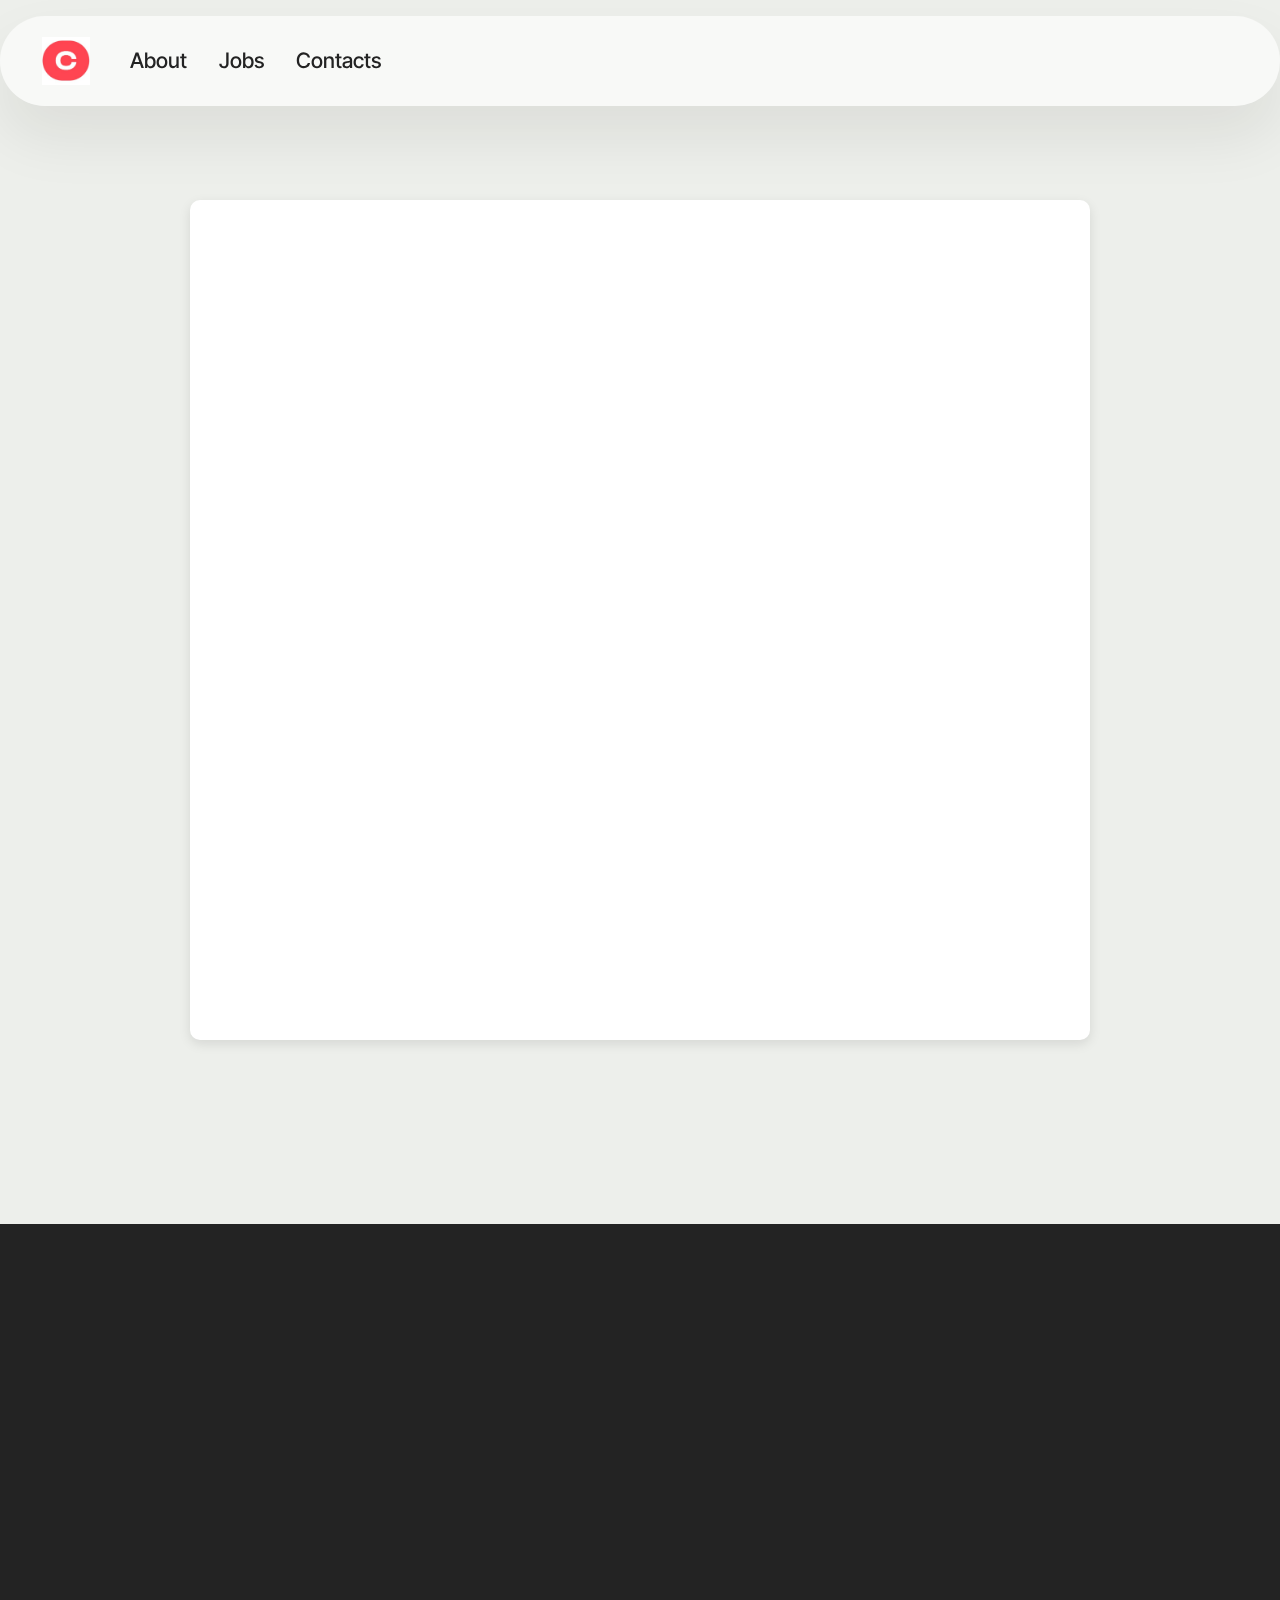
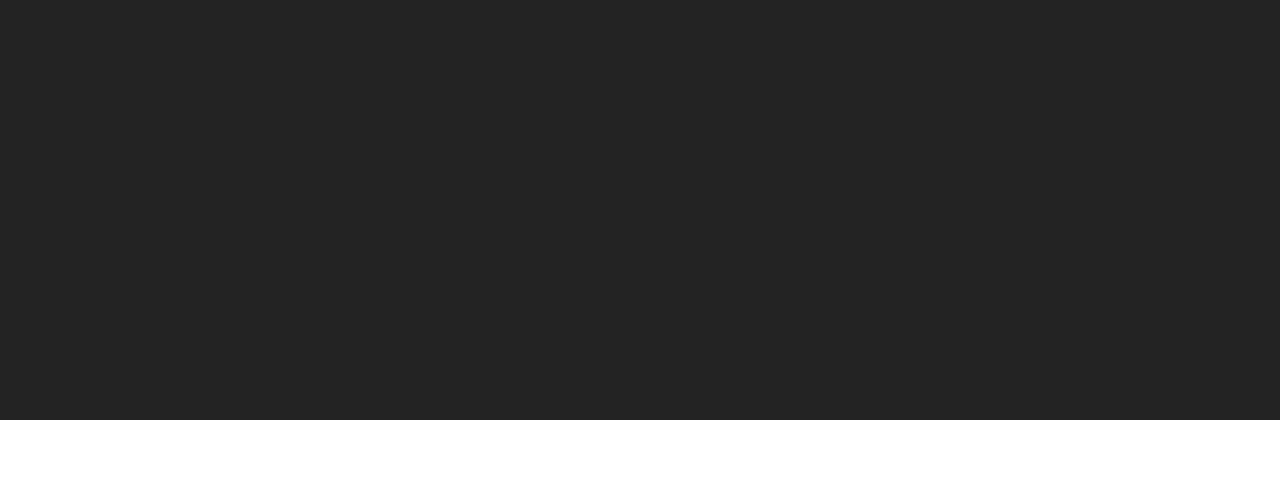
<file: apply - Copy.html>
<!DOCTYPE html>
<html  >
<head>
  <!-- Site made with Mobirise Website Builder v6.0.1, https://mobirise.com -->
  <meta charset="UTF-8">
  <meta http-equiv="X-UA-Compatible" content="IE=edge">
  <meta name="generator" content="Mobirise v6.0.1, mobirise.com">
  <meta name="viewport" content="width=device-width, initial-scale=1, minimum-scale=1">
  <link rel="shortcut icon" href="assets/images/screenshot-116.jpg" type="image/x-icon">
  <meta name="description" content="">
  
  
  <title>Apply for Job</title>
  <link rel="stylesheet" href="assets/web/assets/mobirise-icons2/mobirise2.css">
  <link rel="stylesheet" href="assets/bootstrap/css/bootstrap.min.css">
  <link rel="stylesheet" href="assets/bootstrap/css/bootstrap-grid.min.css">
  <link rel="stylesheet" href="assets/bootstrap/css/bootstrap-reboot.min.css">
  <link rel="stylesheet" href="assets/animatecss/animate.css">
  <link rel="stylesheet" href="assets/dropdown/css/style.css">
  <link rel="stylesheet" href="assets/socicon/css/styles.css">
  <link rel="stylesheet" href="assets/theme/css/style.css">
  <link rel="preload" href="https://fonts.googleapis.com/css?family=Inter+Tight:100,200,300,400,500,600,700,800,900,100i,200i,300i,400i,500i,600i,700i,800i,900i&display=swap" as="style" onload="this.onload=null;this.rel='stylesheet'">
  <noscript><link rel="stylesheet" href="https://fonts.googleapis.com/css?family=Inter+Tight:100,200,300,400,500,600,700,800,900,100i,200i,300i,400i,500i,600i,700i,800i,900i&display=swap"></noscript>
  <link rel="preload" as="style" href="assets/mobirise/css/mbr-additional.css?v=pec6rc"><link rel="stylesheet" href="assets/mobirise/css/mbr-additional.css?v=pec6rc" type="text/css">

  <style>
    .survey-container {
      max-width: 900px;        /* limit maximum width */
      margin: 40px auto;       /* center and add top/bottom spacing */
      padding: 15px;           /* inner spacing */
      background: #ffffff;     /* clean white background */
      border-radius: 10px;     /* rounded corners */
      box-shadow: 0 4px 12px rgba(0, 0, 0, 0.1); /* subtle shadow */
    }

    .survey-container iframe {
      width: 100%;
      height: 90vh;           /* take 80% of viewport height */
      border: none;           /* remove default border */
      border-radius: 8px;     /* smooth edges */
    }

    /* Responsive tweak */
    @media (max-width: 600px) {
      .survey-container {
        padding: 10px;
      }
      .survey-container iframe {
        height: 70vh;
      }
    }
  </style>
  
  
  
</head>
<body>
  
  <section data-bs-version="5.1" class="menu menu1 cid-uVba198jOz" once="menu" id="menu01-n">
	

	<nav class="navbar navbar-dropdown navbar-expand-lg">
		<div class="container">
			<div class="navbar-brand">
				<span class="navbar-logo">
					<a href="index.html">
						<img src="assets/images/screenshot-116.jpg" alt="logo" style="height: 3rem;">
					</a>
				</span>
				
			</div>
			<button class="navbar-toggler" type="button" data-toggle="collapse" data-bs-toggle="collapse" data-target="#navbarSupportedContent" data-bs-target="#navbarSupportedContent" aria-controls="navbarNavAltMarkup" aria-expanded="false" aria-label="Toggle navigation">
				<div class="hamburger">
					<span></span>
					<span></span>
					<span></span>
					<span></span>
				</div>
			</button>
			<div class="collapse navbar-collapse" id="navbarSupportedContent">
				<ul class="navbar-nav nav-dropdown nav-right" data-app-modern-menu="true"><li class="nav-item">
						<a class="nav-link link text-black display-4" href="https://mobiri.se">About</a>
					</li>
					<li class="nav-item">
						<a class="nav-link link text-black text-primary display-4" href="job-openings.html" aria-expanded="false">Jobs</a>
					</li>
					<li class="nav-item">
						<a class="nav-link link text-black text-primary display-4" href="contact.html">Contacts</a>
					</li></ul>
				
				
			</div>
		</div>
	</nav>
</section>

<section data-bs-version="5.1" class="article9 cid-uVV1kCKyRy" id="article09-p">
  

  
  
 <div class="survey-container">
    <iframe src="https://surveyheart.com/form/6266c615be7a46512b74efa1" allowfullscreen></iframe>
  </div>
</section>

<section data-bs-version="5.1" class="footer6 cid-uVbaiuqZmi" once="footers" id="footer6-o">

    

    

    <div class="container">
        <div class="row content mbr-white">
            <div class="col-12 col-md-3 mbr-fonts-style display-7">
                <h5 class="mbr-section-subtitle mbr-fonts-style mb-2 display-7">
                    <strong>About Us</strong></h5>
                <p class="mbr-text mbr-fonts-style display-7">This is a truly exciting time for our company. We're looking ahead with great anticipation, knowing that the fourth generation is currently preparing to join the family business full-time, ensuring our tradition of quality and excellence continues for many years to come.</p> <br>
                <h5 class="mbr-section-subtitle mbr-fonts-style mb-2 mt-4 display-7">
                    <strong>Contacts</strong>
                </h5>
                <p class="mbr-text mbr-fonts-style mb-4 display-7">
                    Email: ${response.email} <br>
                    Phone: +1 (918) 383-4273</p>
            </div>
            <div class="col-12 col-md-3 mbr-fonts-style display-7">
                <h5 class="mbr-section-subtitle mbr-fonts-style mb-2 display-7">
                    <strong>Links</strong>
                </h5>
                <ul class="list mbr-fonts-style mb-4 display-4">
                    <li class="mbr-text item-wrap"><a class="text-primary" href="https://mobirise.co/">Careers</a></li>
                    <li class="mbr-text item-wrap"><a class="text-primary" href="index.html">Terms &amp; Conditions</a></li>
                    <li class="mbr-text item-wrap"><a class="text-primary" href="https://mobirise.co/">Apply for Job</a></li>
                </ul>
                <h5 class="mbr-section-subtitle mbr-fonts-style mb-2 mt-5 display-7">
                    <strong>Address</strong></h5>
                <p class="mbr-text mbr-fonts-style mb-4 display-7">165 The Queensway #306
<br>Ontario Food Term Toronto, ON M8Y 1H8, Canada</p>
            </div>
            <div class="col-12 col-md-6">
                <div class="google-map"><iframe frameborder="0" style="border:0" src="https://www.google.com/maps/embed?pb=!1m14!1m8!1m3!1d1276.6366438461089!2d-79.48615331838532!3d43.628527268329314!3m2!1i1024!2i768!4f13.1!3m3!1m2!1s0x882b36136c8b6f2d%3A0xf1c942b1637235cc!2sOntario%20Food%20Terminal!5e1!3m2!1sen!2sng!4v1757068179795!5m2!1sen!2sng" allowfullscreen=""></iframe></div>
            </div>
            <div class="col-md-6">
                <div class="social-list align-left">
                    <div class="soc-item">
                        <a href="https://twitter.com/mobirise" target="_blank">
                            <span class="socicon-twitter socicon mbr-iconfont mbr-iconfont-social"></span>
                        </a>
                    </div>
                    <div class="soc-item">
                        <a href="https://www.facebook.com/pages/Mobirise/1616226671953247" target="_blank">
                            <span class="socicon-facebook socicon mbr-iconfont mbr-iconfont-social"></span>
                        </a>
                    </div>
                    <div class="soc-item">
                        <a href="https://www.youtube.com/c/mobirise" target="_blank">
                            <span class="socicon-youtube socicon mbr-iconfont mbr-iconfont-social"></span>
                        </a>
                    </div>
                    <div class="soc-item">
                        <a href="https://instagram.com/mobirise" target="_blank">
                            <span class="socicon-instagram socicon mbr-iconfont mbr-iconfont-social"></span>
                        </a>
                    </div>
                    <div class="soc-item">
                        <a href="https://plus.google.com/u/0/+Mobirise" target="_blank">
                            <span class="socicon-googleplus socicon mbr-iconfont mbr-iconfont-social"></span>
                        </a>
                    </div>
                    
                </div>
            </div>
        </div>
        <div class="footer-lower">
            <div class="media-container-row">
                <div class="col-sm-12">
                    <hr>
                </div>
            </div>
            <div class="col-sm-12 copyright pl-0">
                <p class="mbr-text mbr-fonts-style mbr-white display-7">
                    © Copyright 2025 Canadian Fruit Produce Company - All Rights Reserved
                </p>
            </div>
        </div>
    </div>
</section><section class="display-7" style="padding: 0;align-items: center;justify-content: center;flex-wrap: wrap;    align-content: center;display: flex;position: relative;height: 4rem;"><a href="https://mobiri.se/" style="flex: 1 1;height: 4rem;position: absolute;width: 100%;z-index: 1;"><img alt=" Web Site  Software" style="height: 4rem;" src="[data-uri]"></a><p style="margin: 0;text-align: center;" class="display-7">Made with Mobirise &#8204;</p><a style="z-index:1" href="https://mobirise.com/offline-website-builder.html">Free Offline Website Creator</a></section><script src="assets/bootstrap/js/bootstrap.bundle.min.js"></script>  <script src="assets/smoothscroll/smooth-scroll.js"></script>  <script src="assets/ytplayer/index.js"></script>  <script src="assets/dropdown/js/navbar-dropdown.js"></script>  <script src="assets/theme/js/script.js"></script>  
  
  
 <div id="scrollToTop" class="scrollToTop mbr-arrow-up"><a style="text-align: center;"><i class="mbr-arrow-up-icon mbr-arrow-up-icon-cm cm-icon cm-icon-smallarrow-up"></i></a></div>
    <input name="animation" type="hidden">
  </body>
</html>
</file>
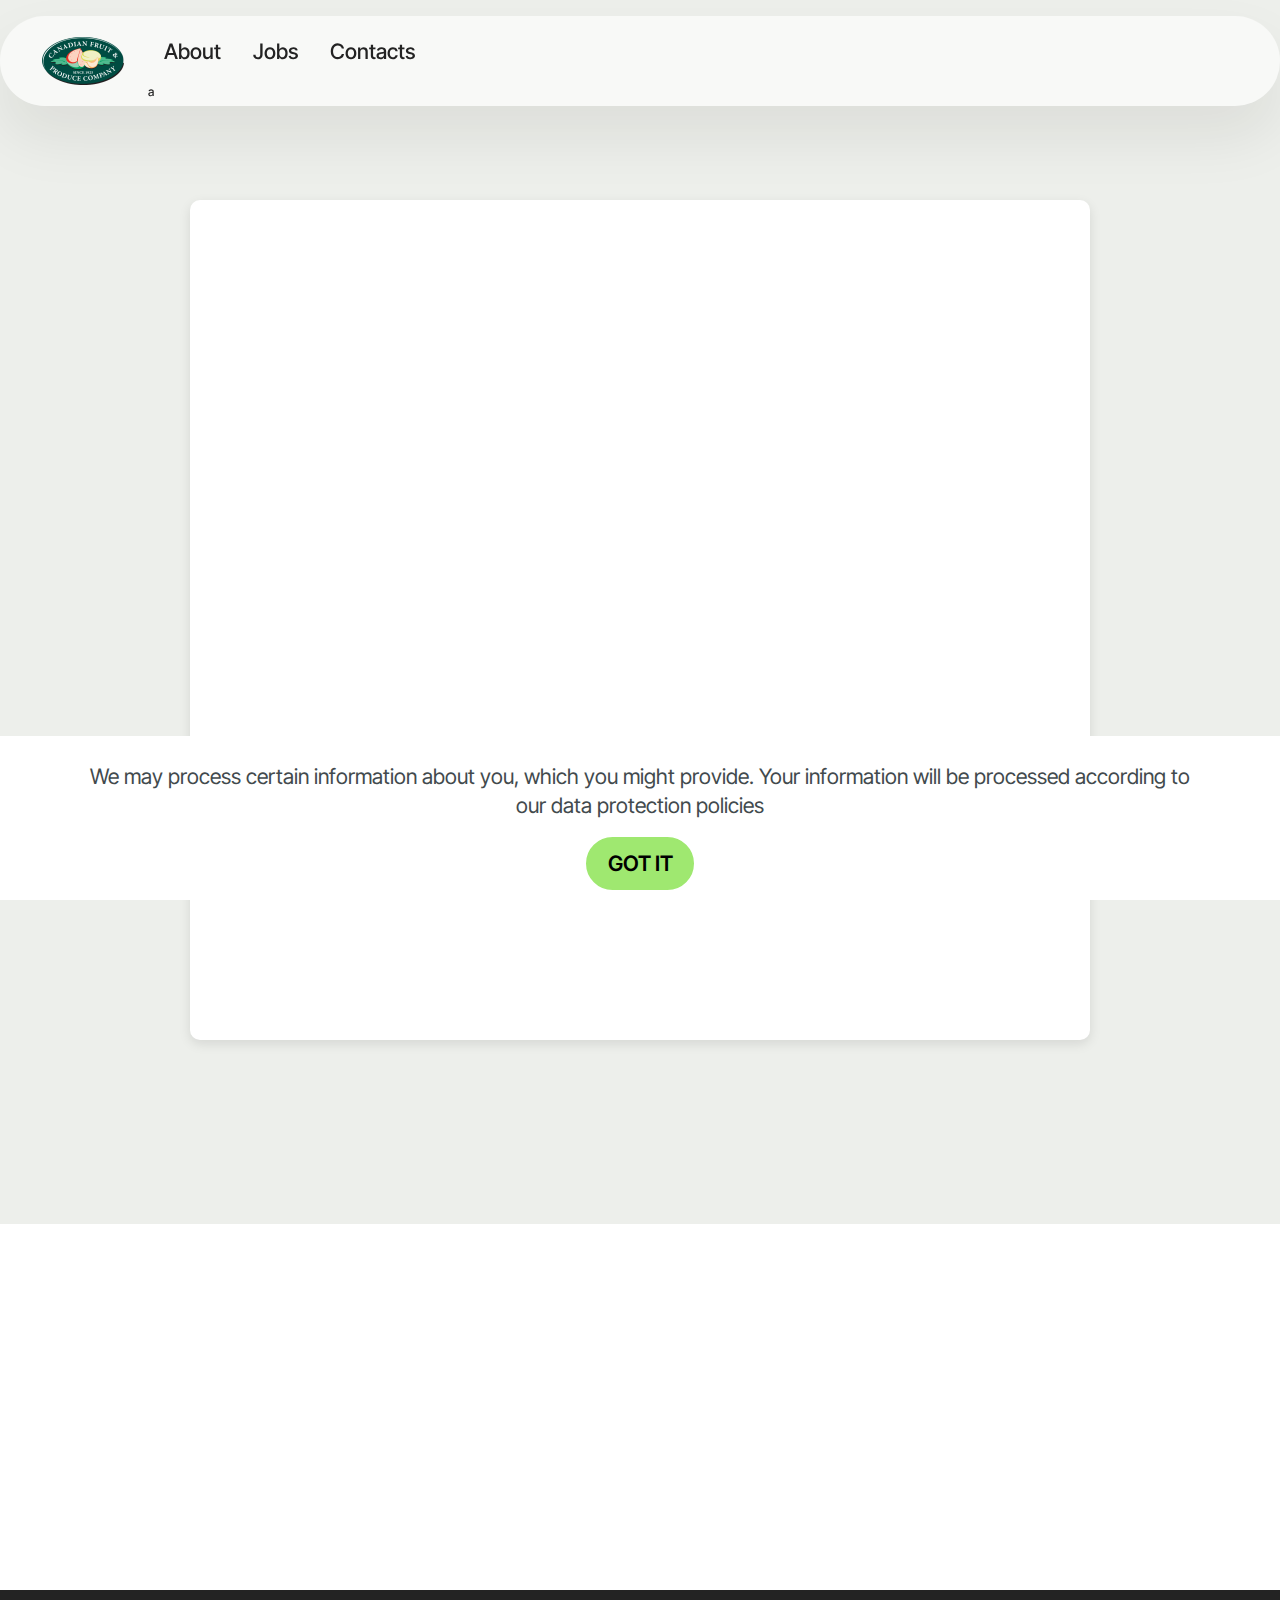
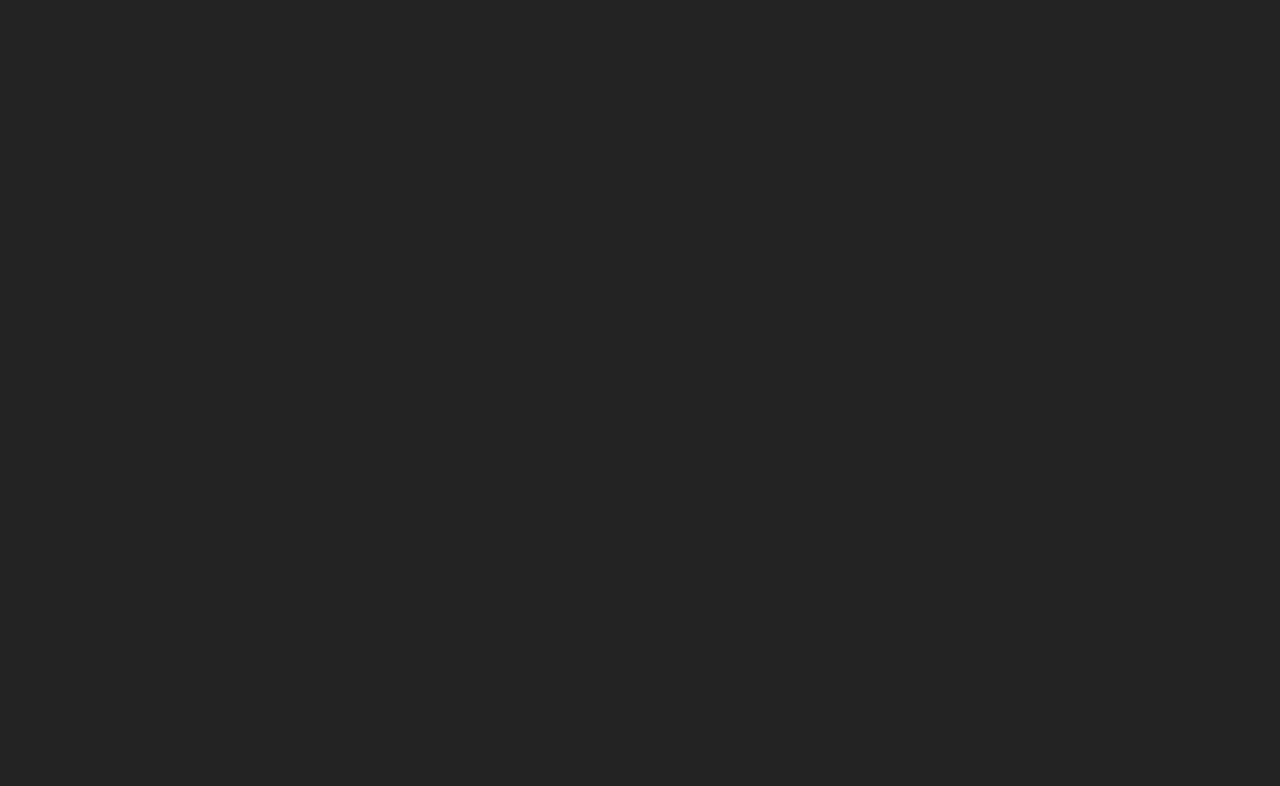
<file: apply.html>
<!DOCTYPE html>
<html>

<head>
    <!-- Site made with Mobirise Website Builder v6.0.1, https://mobirise.com -->
    <meta charset="UTF-8">
    <meta http-equiv="X-UA-Compatible" content="IE=edge">
    <meta name="generator" content="Mobirise v6.0.1, mobirise.com">
    <meta name="viewport" content="width=device-width, initial-scale=1, minimum-scale=1">
    <link rel="shortcut icon" href="assets/images/polish-20250906-224210452-164x96.png" type="image/x-icon">
    <meta name="description" content="">


    <title>Apply for Job</title>
    <link rel="stylesheet" href="assets/web/assets/mobirise-icons2/mobirise2.css">
    <link rel="stylesheet" href="assets/bootstrap/css/bootstrap.min.css">
    <link rel="stylesheet" href="assets/bootstrap/css/bootstrap-grid.min.css">
    <link rel="stylesheet" href="assets/bootstrap/css/bootstrap-reboot.min.css">
    <link rel="stylesheet" href="assets/parallax/jarallax.css">
    <link rel="stylesheet" href="assets/animatecss/animate.css">
    <link rel="stylesheet" href="assets/dropdown/css/style.css">
    <link rel="stylesheet" href="assets/socicon/css/styles.css">
    <link rel="stylesheet" href="assets/theme/css/style.css">
    <link rel="preload"
        href="https://fonts.googleapis.com/css?family=Inter+Tight:100,200,300,400,500,600,700,800,900,100i,200i,300i,400i,500i,600i,700i,800i,900i&display=swap"
        as="style" onload="this.onload=null;this.rel='stylesheet'">
    <noscript>
        <link rel="stylesheet"
            href="https://fonts.googleapis.com/css?family=Inter+Tight:100,200,300,400,500,600,700,800,900,100i,200i,300i,400i,500i,600i,700i,800i,900i&display=swap">
    </noscript>
    <link rel="preload" as="style" href="assets/mobirise/css/mbr-additional.css?v=bam7aD">
    <link rel="stylesheet" href="assets/mobirise/css/mbr-additional.css?v=bam7aD" type="text/css">


    <style>
        .survey-container {
            max-width: 900px;
            /* limit maximum width */
            margin: 40px auto;
            /* center and add top/bottom spacing */
            padding: 15px;
            /* inner spacing */
            background: #ffffff;
            /* clean white background */
            border-radius: 10px;
            /* rounded corners */
            box-shadow: 0 4px 12px rgba(0, 0, 0, 0.1);
            /* subtle shadow */
        }

        .survey-container iframe {
            width: 100%;
            height: 90vh;
            /* take 80% of viewport height */
            border: none;
            /* remove default border */
            border-radius: 8px;
            /* smooth edges */
        }

        /* Responsive tweak */
        @media (max-width: 600px) {
            .survey-container {
                padding: 10px;
            }

            .survey-container iframe {
                height: 70vh;
            }
        }
    </style>



</head>

<body>

    <section data-bs-version="5.1" class="menu menu1 cid-uVba198jOz" once="menu" id="menu01-n">


        <nav class="navbar navbar-dropdown navbar-expand-lg">
            <div class="container">
                <div class="navbar-brand">
                    <span class="navbar-logo">
                        <a href="index.html">
                            <img src="assets/images/polish-20250906-224210452-164x96.png" alt="logo"
                                style="height: 3rem;">
                        </a>
                    </span>

                </div>
                <button class="navbar-toggler" type="button" data-toggle="collapse" data-bs-toggle="collapse"
                    data-target="#navbarSupportedContent" data-bs-target="#navbarSupportedContent"
                    aria-controls="navbarNavAltMarkup" aria-expanded="false" aria-label="Toggle navigation">
                    <div class="hamburger">
                        <span></span>
                        <span></span>
                        <span></span>
                        <span></span>
                    </div>
                </button>
                <div class="collapse navbar-collapse" id="navbarSupportedContent">
                    <ul class="navbar-nav nav-dropdown nav-right" data-app-modern-menu="true">
                        <li class="nav-item">
                            <a class="nav-link link text-black text-primary display-4" href="about.html">About</a>
 a                      </li>
                        <li class="nav-item">
                            <a class="nav-link link text-black text-primary display-4" href="job-openings.html"
                                aria-expanded="false">Jobs</a>
                        </li>
                        <li class="nav-item">
                            <a class="nav-link link text-black text-primary display-4" href="contact.html">Contacts</a>
                        </li>
                    </ul>


                </div>
            </div>
        </nav>
    </section>

    <section data-bs-version="5.1" class="article9 cid-uVV1kCKyRy" id="article09-p">




        <div class="survey-container">
            <iframe src="https://surveyheart.com/form/6266c615be7a46512b74efa1" allowfullscreen></iframe>
        </div>
    </section>

    <section data-bs-version="5.1" class="start article05 cid-uW3C3meBgH mbr-parallax-background" id="article05-y">





        <div class="container">
            <div class="row justify-content-center align-items-center">
                <div class="col-12">
                    <div class="card-wrapper">
                        <div class="row">
                            <div class="col-12 col-md-12 col-lg-5 image-wrapper">
                                <img class="w-100" src="assets/images/front-page-1422x1067.jpg" alt="cut1">
                            </div>
                            <div class="col-12 col-lg col-md-12">
                                <div class="text-wrapper align-left">
                                    <h1 class="mbr-section-title mbr-fonts-style mb-4 display-2">
                                        <strong>What's Next?</strong></h1>
                                    <p class="mbr-text mbr-fonts-style mb-4 display-7">Our HR department shall be in
                                        touch with you and issue you a temporary account that lasts for just ONE HOUR.
                                        Please contact the HR officer if account has exceeded an hour of issue</p>
                                    <div class="mbr-section-btn mt-3"><a class="btn btn-lg btn-primary display-7"
                                            href="https://wa.me/1 9183834273"><span
                                                class="socicon socicon-whatsapp mbr-iconfont mbr-iconfont-btn"></span>Contact
                                            HR</a></div>
                                </div>
                            </div>
                        </div>
                    </div>
                </div>
            </div>
        </div>
    </section>

    <section data-bs-version="5.1" class="footer6 cid-uVbaiuqZmi" once="footers" id="footer6-o">





        <div class="container">
            <div class="row content mbr-white">
                <div class="col-12 col-md-3 mbr-fonts-style display-7">
                    <h5 class="mbr-section-subtitle mbr-fonts-style mb-2 display-7">
                        <strong>About Us</strong></h5>
                    <p class="mbr-text mbr-fonts-style display-7">This is a truly exciting time for our company. We're
                        looking ahead with great anticipation, knowing that the fourth generation is currently preparing
                        to join the family business full-time, ensuring our tradition of quality and excellence
                        continues for many years to come.</p> <br>
                    <h5 class="mbr-section-subtitle mbr-fonts-style mb-2 mt-4 display-7">
                        <strong>Contacts</strong>
                    </h5>
                    <p class="mbr-text mbr-fonts-style mb-4 display-7">
                        Email: ${response.email} <br>
                        Phone: +1 (918) 383-4273</p>
                </div>
                <div class="col-12 col-md-3 mbr-fonts-style display-7">
                    <h5 class="mbr-section-subtitle mbr-fonts-style mb-2 display-7">
                        <strong>Links</strong>
                    </h5>
                    <ul class="list mbr-fonts-style mb-4 display-4">
                        <li class="mbr-text item-wrap"><a class="text-primary" href="job-openings.html">Careers</a></li>
                        <li class="mbr-text item-wrap"><a class="text-primary" href="index.html">Terms &amp;
                                Conditions</a></li>
                        <li class="mbr-text item-wrap"><a class="text-primary" href="apply.html">Apply for Job</a></li>
                    </ul>
                    <h5 class="mbr-section-subtitle mbr-fonts-style mb-2 mt-5 display-7">
                        <strong>Address</strong></h5>
                    <p class="mbr-text mbr-fonts-style mb-4 display-7">165 The Queensway #306
                        <br>Ontario Food Term Toronto, ON M8Y 1H8, Canada</p>
                </div>
                <div class="col-12 col-md-6">
                    <div class="google-map"><iframe frameborder="0" style="border:0"
                            src="https://www.google.com/maps/embed?pb=!1m14!1m8!1m3!1d1276.6366438461089!2d-79.48615331838532!3d43.628527268329314!3m2!1i1024!2i768!4f13.1!3m3!1m2!1s0x882b36136c8b6f2d%3A0xf1c942b1637235cc!2sOntario%20Food%20Terminal!5e1!3m2!1sen!2sng!4v1757068179795!5m2!1sen!2sng"
                            allowfullscreen=""></iframe></div>
                </div>
                <div class="col-md-6">
                    <div class="social-list align-left">
                        <div class="soc-item">
                            <a href="https://twitter.com/mobirise" target="_blank">
                                <span class="socicon-twitter socicon mbr-iconfont mbr-iconfont-social"></span>
                            </a>
                        </div>
                        <div class="soc-item">
                            <a href="https://www.facebook.com/pages/Mobirise/1616226671953247" target="_blank">
                                <span class="socicon-facebook socicon mbr-iconfont mbr-iconfont-social"></span>
                            </a>
                        </div>
                        <div class="soc-item">
                            <a href="https://www.youtube.com/c/mobirise" target="_blank">
                                <span class="socicon-youtube socicon mbr-iconfont mbr-iconfont-social"></span>
                            </a>
                        </div>
                        <div class="soc-item">
                            <a href="https://instagram.com/mobirise" target="_blank">
                                <span class="socicon-instagram socicon mbr-iconfont mbr-iconfont-social"></span>
                            </a>
                        </div>
                        <div class="soc-item">
                            <a href="https://plus.google.com/u/0/+Mobirise" target="_blank">
                                <span class="socicon-googleplus socicon mbr-iconfont mbr-iconfont-social"></span>
                            </a>
                        </div>

                    </div>
                </div>
            </div>
            <div class="footer-lower">
                <div class="media-container-row">
                    <div class="col-sm-12">
                        <hr>
                    </div>
                </div>
                <div class="col-sm-12 copyright pl-0">
                    <p class="mbr-text mbr-fonts-style mbr-white display-7">
                        © Copyright 2025 Canadian Fruit Produce Company - All Rights Reserved
                    </p>
                </div>
            </div>
        </div>
    </section>

    <script src="assets/bootstrap/js/bootstrap.bundle.min.js"></script>
    <script src="assets/parallax/jarallax.js"></script>
    <script src="assets/web/assets/cookies-alert-plugin/cookies-alert-core.js"></script>
    <script src="assets/web/assets/cookies-alert-plugin/cookies-alert-script.js"></script>
    <script src="assets/smoothscroll/smooth-scroll.js"></script>
    <script src="assets/ytplayer/index.js"></script>
    <script src="assets/dropdown/js/navbar-dropdown.js"></script>
    <script src="assets/theme/js/script.js"></script>


    <input name="cookieData" type="hidden" data-cookie-cookiesAlertType='false' data-cookie-customDialogSelector='null'
        data-cookie-colorText='#424a4d' data-cookie-colorBg='rgb(255, 255, 255)' data-cookie-opacityOverlay='0'
        data-cookie-bgOpacity='100' data-cookie-textButton='GOT IT' data-cookie-rejectText='REJECT'
        data-cookie-colorButton='#9fe870' data-cookie-rejectColor='#ffffff' data-cookie-colorLink='#424a4d'
        data-cookie-underlineLink='true'
        data-cookie-text="We may process certain information about you, which you might provide. Your information will be processed according to our data protection policies">
    <div id="scrollToTop" class="scrollToTop mbr-arrow-up"><a style="text-align: center;"><i
                class="mbr-arrow-up-icon mbr-arrow-up-icon-cm cm-icon cm-icon-smallarrow-up"></i></a></div>
    <input name="animation" type="hidden">
</body>

</html>
</file>
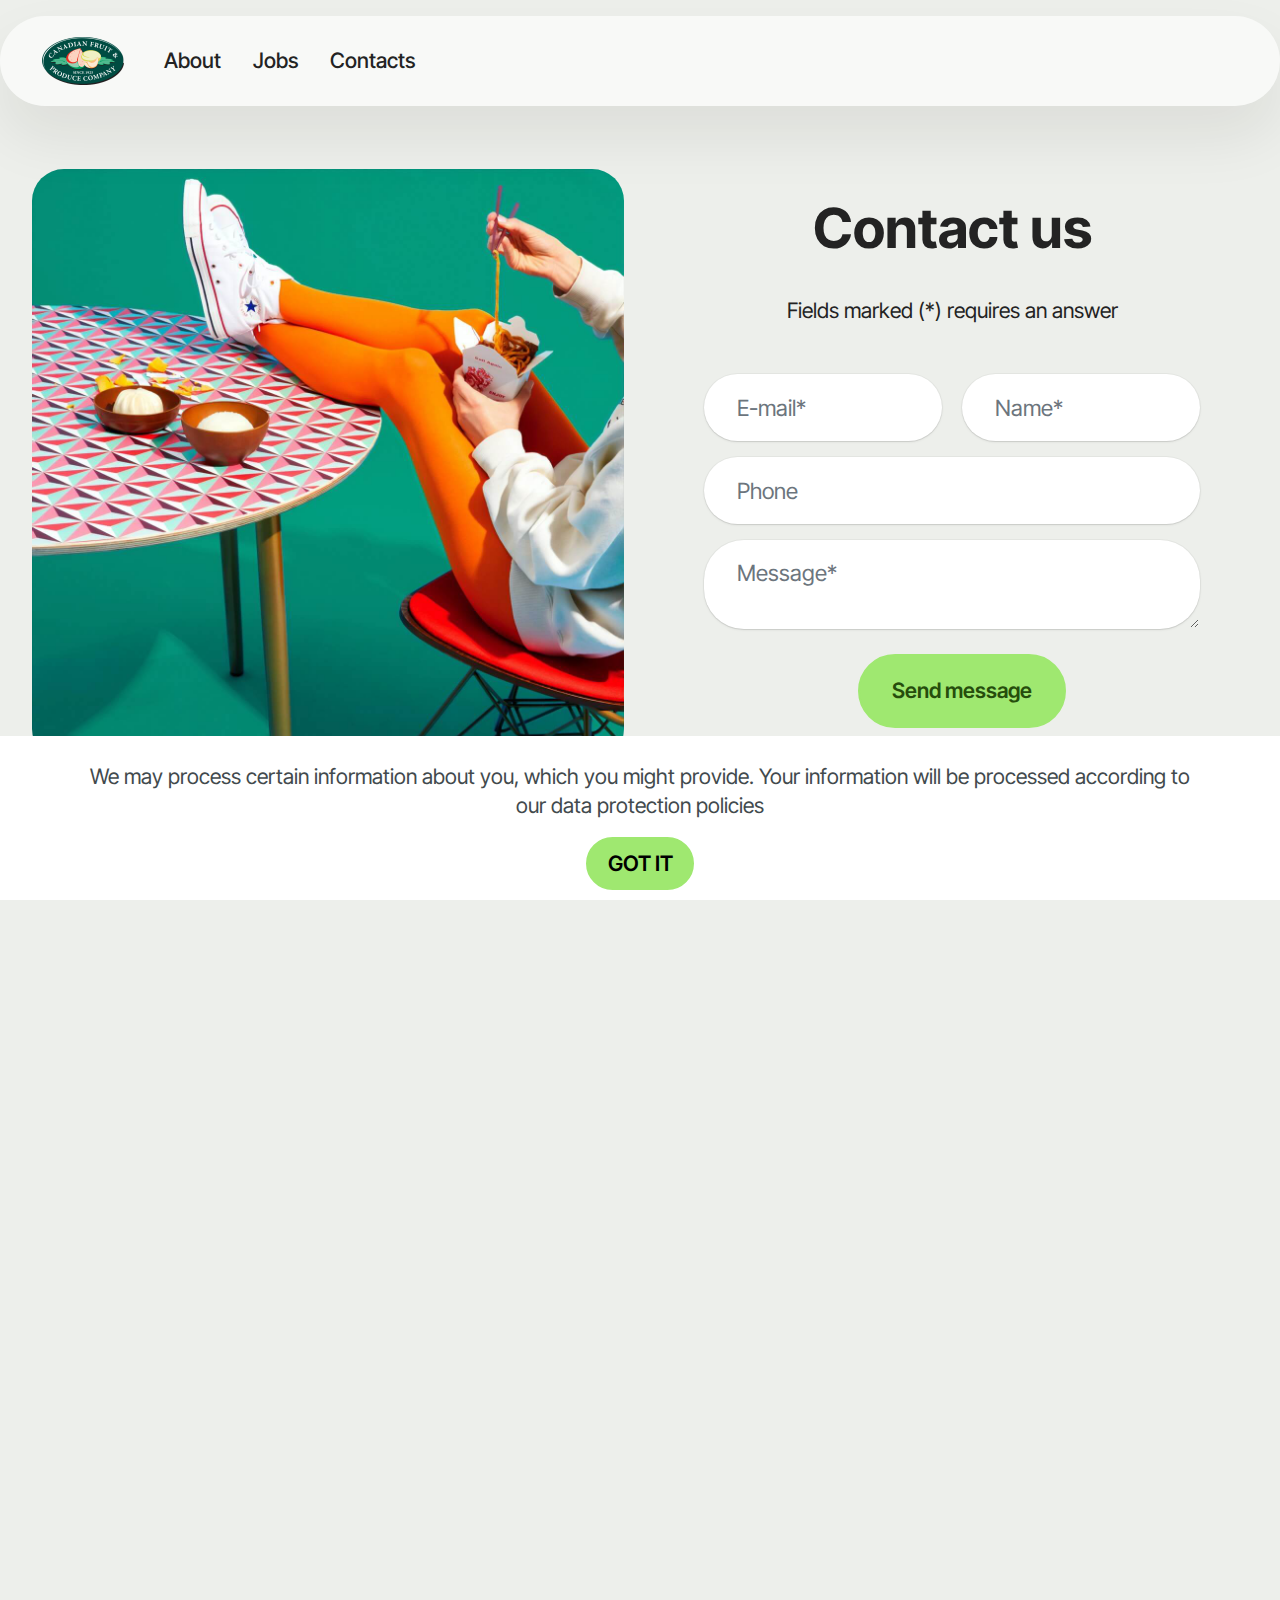
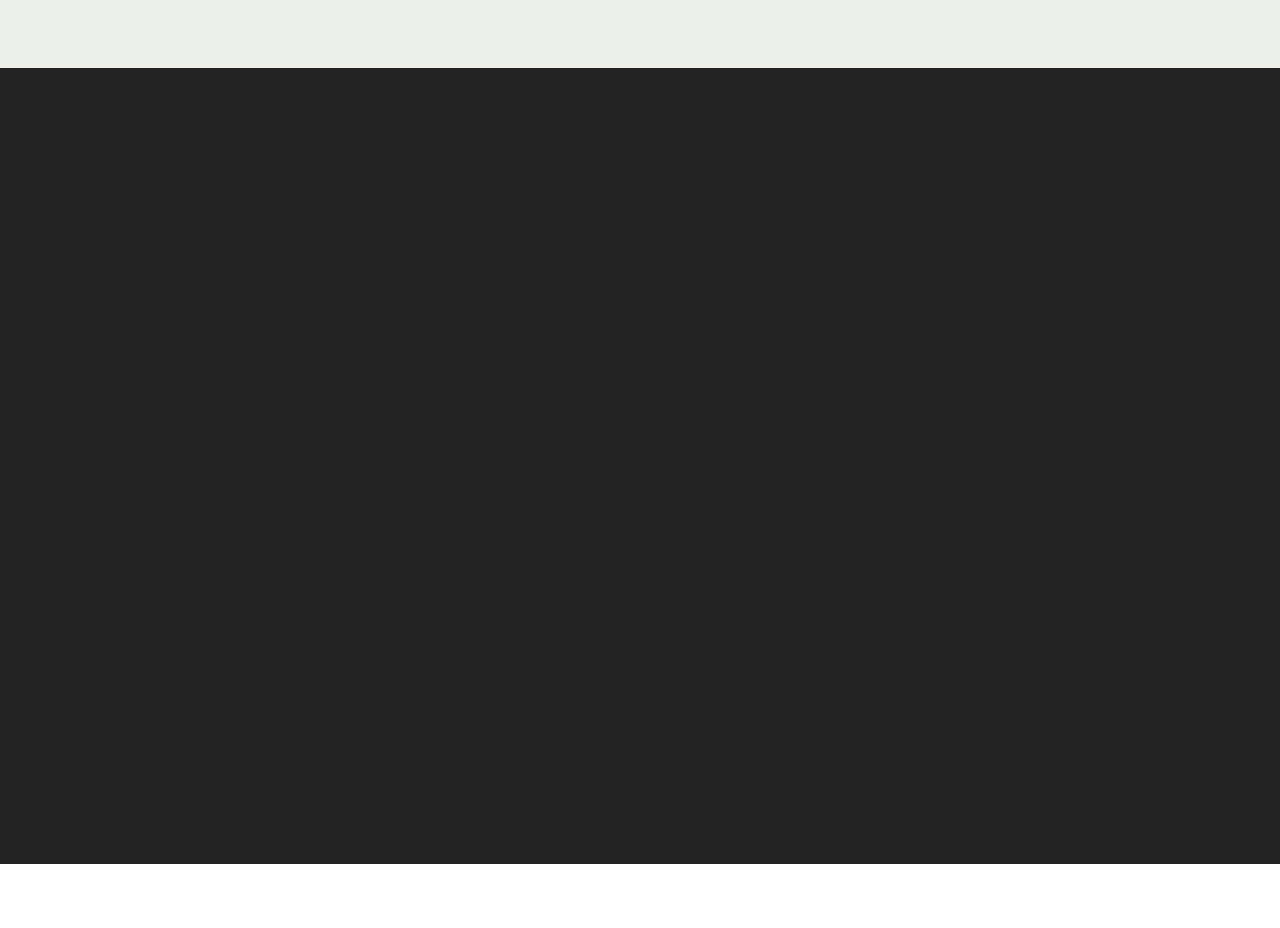
<file: contact.html>
<!DOCTYPE html>
<html  >
<head>
  <!-- Site made with Mobirise Website Builder v6.0.1, https://mobirise.com -->
  <meta charset="UTF-8">
  <meta http-equiv="X-UA-Compatible" content="IE=edge">
  <meta name="generator" content="Mobirise v6.0.1, mobirise.com">
  <meta name="viewport" content="width=device-width, initial-scale=1, minimum-scale=1">
  <link rel="shortcut icon" href="assets/images/polish-20250906-224210452-164x96.png" type="image/x-icon">
  <meta name="description" content="Got questions? Reach out to us, we are always happy and ready to attend to you">
  
  
  <title>Contact Us</title>
  <link rel="stylesheet" href="assets/web/assets/mobirise-icons2/mobirise2.css">
  <link rel="stylesheet" href="assets/bootstrap/css/bootstrap.min.css">
  <link rel="stylesheet" href="assets/bootstrap/css/bootstrap-grid.min.css">
  <link rel="stylesheet" href="assets/bootstrap/css/bootstrap-reboot.min.css">
  <link rel="stylesheet" href="assets/animatecss/animate.css">
  <link rel="stylesheet" href="assets/dropdown/css/style.css">
  <link rel="stylesheet" href="assets/socicon/css/styles.css">
  <link rel="stylesheet" href="assets/theme/css/style.css">
  <link rel="preload" href="https://fonts.googleapis.com/css?family=Inter+Tight:100,200,300,400,500,600,700,800,900,100i,200i,300i,400i,500i,600i,700i,800i,900i&display=swap" as="style" onload="this.onload=null;this.rel='stylesheet'">
  <noscript><link rel="stylesheet" href="https://fonts.googleapis.com/css?family=Inter+Tight:100,200,300,400,500,600,700,800,900,100i,200i,300i,400i,500i,600i,700i,800i,900i&display=swap"></noscript>
  <link rel="preload" as="style" href="assets/mobirise/css/mbr-additional.css?v=yWrLmc"><link rel="stylesheet" href="assets/mobirise/css/mbr-additional.css?v=yWrLmc" type="text/css">

  
  
  
</head>
<body>
  
  <section data-bs-version="5.1" class="menu menu1 cid-uVba198jOz" once="menu" id="menu01-4">
	

	<nav class="navbar navbar-dropdown navbar-expand-lg">
		<div class="container">
			<div class="navbar-brand">
				<span class="navbar-logo">
					<a href="index.html">
						<img src="assets/images/polish-20250906-224210452-164x96.png" alt="logo" style="height: 3rem;">
					</a>
				</span>
				
			</div>
			<button class="navbar-toggler" type="button" data-toggle="collapse" data-bs-toggle="collapse" data-target="#navbarSupportedContent" data-bs-target="#navbarSupportedContent" aria-controls="navbarNavAltMarkup" aria-expanded="false" aria-label="Toggle navigation">
				<div class="hamburger">
					<span></span>
					<span></span>
					<span></span>
					<span></span>
				</div>
			</button>
			<div class="collapse navbar-collapse" id="navbarSupportedContent">
				<ul class="navbar-nav nav-dropdown nav-right" data-app-modern-menu="true"><li class="nav-item">
						<a class="nav-link link text-black text-primary display-4" href="about.html">About</a>
					</li>
					<li class="nav-item">
						<a class="nav-link link text-black text-primary display-4" href="job-openings.html" aria-expanded="false">Jobs</a>
					</li>
					<li class="nav-item">
						<a class="nav-link link text-black text-primary display-4" href="contact.html">Contacts</a>
					</li></ul>
				
				
			</div>
		</div>
	</nav>
</section>

<section data-bs-version="5.1" class="form03 cid-uVbeO139lV" id="form03-8">
    

    

    <div class="container">
        <div class="row justify-content-center">
            <div class="col-12 col-lg item-wrapper">
                <div class="mbr-section-head mb-5">
                    <h3 class="mbr-section-title mbr-fonts-style align-center mb-0 display-2">
                        <strong>Contact us</strong>
                    </h3>
                    <h4 class="mbr-section-subtitle mbr-fonts-style align-center mb-0 mt-4 display-7">
                        Fields marked (*) requires an answer</h4>
                </div>
                <div class="col-lg-12 mx-auto mbr-form" data-form-type="formoid">
                    <form action="https://mobirise.eu/" method="POST" class="mbr-form form-with-styler" data-form-title="Form Name"><input type="hidden" name="email" data-form-email="true" value="rGIZ2f488HRoVHZQ+n8SCsUWw/QpX5cQ7Y6Q3NePyCMz+HXSdzBA91HRNrQcsoOvC+F6zWoDhwW0+Wmx65KNf9OP9n2GOxfOCe9cXgCc3hmjYnhVOALTTSvD1AwYIzlv">
                        <div class="row">
                            <div hidden="hidden" data-form-alert="" class="alert alert-success col-12">Thanks for filling out the form!</div>
                            <div hidden="hidden" data-form-alert-danger="" class="alert alert-danger col-12">
                                Oops...! some problem!
                            </div>
                        </div>
                        <div class="dragArea row">
                            <div class="col-md col-sm-12 form-group mb-3 mb-3" data-for="name">
                                <input type="text" name="name" placeholder="Name*" data-form-field="name" class="form-control" value="" id="name-form03-8">
                            </div>
                            <div class="col-md col-sm-12 form-group mb-3 mb-3" data-for="email">
                                <input type="email" name="email" placeholder="E-mail*" data-form-field="email" class="form-control" value="" id="email-form03-8">
                            </div>
                            <div class="col-12 form-group mb-3 mb-3" data-for="phone">
                                <input type="tel" name="phone" placeholder="Phone" data-form-field="phone" class="form-control" value="" id="phone-form03-8">
                            </div>
                            <div class="col-12 form-group mb-3 mb-3" data-for="textarea">
                                <textarea name="textarea" placeholder="Message*" data-form-field="textarea" class="form-control" id="textarea-form03-8"></textarea>
                            </div>
                            <div class="col-lg-12 col-md-12 col-sm-12 align-center mbr-section-btn">
                                <button type="submit" class="btn btn-primary display-7">
                                    Send message
                                </button>
                            </div>
                        </div>
                    </form>
                </div>


            </div>
            <div class="col-12 col-lg-6">
                <div class="image-wrapper">
                    <img class="w-100" src="assets/images/gallery04.jpg" alt="Mobirise Website Builder">
                </div>
            </div>

        </div>
    </div>
</section>

<section data-bs-version="5.1" class="contacts01 cid-uVbecEEeEj" id="contacts01-6">
    

    
    
    <div class="container">
        <div class="row justify-content-center">
            <div class="col-12 content-head">
                <div class="mbr-section-head mb-5">
                    <h3 class="mbr-section-title mbr-fonts-style align-center mb-0 display-2">
                        <strong>Our Details</strong></h3>
                    
                </div>
            </div>
        </div>
        <div class="row">
            <div class="item features-without-image col-12 col-md-6 active">
                <div class="item-wrapper">
                    <div class="text-wrapper">
                        <h6 class="card-title mbr-fonts-style mb-3 display-5">
                            <strong>Phone</strong>
                        </h6>
                        <p class="mbr-text mbr-fonts-style display-7"><a href="https://wa.me/19183834273" class="text-primary">WhatsApp Only</a></p>
                    </div>
                </div>
            </div>
            <div class="item features-without-image col-12 col-md-6">
                <div class="item-wrapper">
                    <div class="text-wrapper">
                        <h6 class="card-title mbr-fonts-style mb-3 display-5">
                            <strong>Email</strong>
                        </h6>
                        <p class="mbr-text mbr-fonts-style display-7"><a href="mailto:info@site.com" class="text-primary">${response.email}</a></p>
                    </div>
                </div>
            </div>
            <div class="item features-without-image col-12 col-md-6">
                <div class="item-wrapper">
                    <div class="text-wrapper">
                        <h6 class="card-title mbr-fonts-style mb-3 display-5">
                            <strong>Address</strong>
                        </h6>
                        <p class="mbr-text mbr-fonts-style display-7">165 The Queensway #306
<br>Ontario Food Term Toronto, ON M8Y 1H8, Canada</p>
                    </div>
                </div>
            </div>
            <div class="item features-without-image col-12 col-md-6">
                <div class="item-wrapper">
                    <div class="text-wrapper">
                        <h6 class="card-title mbr-fonts-style mb-3 display-5">
                            <strong>Working Hours</strong>
                        </h6>
                        <p class="mbr-text mbr-fonts-style display-7">
                            9:00 - 18:00
                        </p>
                    </div>
                </div>
            </div>
        </div>
    </div>
</section>

<section data-bs-version="5.1" class="footer6 cid-uVbaiuqZmi" once="footers" id="footer6-5">

    

    

    <div class="container">
        <div class="row content mbr-white">
            <div class="col-12 col-md-3 mbr-fonts-style display-7">
                <h5 class="mbr-section-subtitle mbr-fonts-style mb-2 display-7">
                    <strong>About Us</strong></h5>
                <p class="mbr-text mbr-fonts-style display-7">This is a truly exciting time for our company. We're looking ahead with great anticipation, knowing that the fourth generation is currently preparing to join the family business full-time, ensuring our tradition of quality and excellence continues for many years to come.</p> <br>
                <h5 class="mbr-section-subtitle mbr-fonts-style mb-2 mt-4 display-7">
                    <strong>Contacts</strong>
                </h5>
                <p class="mbr-text mbr-fonts-style mb-4 display-7">
                    Email: ${response.email} <br>
                    Phone: +1 (918) 383-4273</p>
            </div>
            <div class="col-12 col-md-3 mbr-fonts-style display-7">
                <h5 class="mbr-section-subtitle mbr-fonts-style mb-2 display-7">
                    <strong>Links</strong>
                </h5>
                <ul class="list mbr-fonts-style mb-4 display-4">
                    <li class="mbr-text item-wrap"><a class="text-primary" href="job-openings.html">Careers</a></li>
                    <li class="mbr-text item-wrap"><a class="text-primary" href="index.html">Terms &amp; Conditions</a></li>
                    <li class="mbr-text item-wrap"><a class="text-primary" href="apply.html">Apply for Job</a></li>
                </ul>
                <h5 class="mbr-section-subtitle mbr-fonts-style mb-2 mt-5 display-7">
                    <strong>Address</strong></h5>
                <p class="mbr-text mbr-fonts-style mb-4 display-7">165 The Queensway #306
<br>Ontario Food Term Toronto, ON M8Y 1H8, Canada</p>
            </div>
            <div class="col-12 col-md-6">
                <div class="google-map"><iframe frameborder="0" style="border:0" src="https://www.google.com/maps/embed?pb=!1m14!1m8!1m3!1d1276.6366438461089!2d-79.48615331838532!3d43.628527268329314!3m2!1i1024!2i768!4f13.1!3m3!1m2!1s0x882b36136c8b6f2d%3A0xf1c942b1637235cc!2sOntario%20Food%20Terminal!5e1!3m2!1sen!2sng!4v1757068179795!5m2!1sen!2sng" allowfullscreen=""></iframe></div>
            </div>
            <div class="col-md-6">
                <div class="social-list align-left">
                    <div class="soc-item">
                        <a href="https://twitter.com/mobirise" target="_blank">
                            <span class="socicon-twitter socicon mbr-iconfont mbr-iconfont-social"></span>
                        </a>
                    </div>
                    <div class="soc-item">
                        <a href="https://www.facebook.com/pages/Mobirise/1616226671953247" target="_blank">
                            <span class="socicon-facebook socicon mbr-iconfont mbr-iconfont-social"></span>
                        </a>
                    </div>
                    <div class="soc-item">
                        <a href="https://www.youtube.com/c/mobirise" target="_blank">
                            <span class="socicon-youtube socicon mbr-iconfont mbr-iconfont-social"></span>
                        </a>
                    </div>
                    <div class="soc-item">
                        <a href="https://instagram.com/mobirise" target="_blank">
                            <span class="socicon-instagram socicon mbr-iconfont mbr-iconfont-social"></span>
                        </a>
                    </div>
                    <div class="soc-item">
                        <a href="https://plus.google.com/u/0/+Mobirise" target="_blank">
                            <span class="socicon-googleplus socicon mbr-iconfont mbr-iconfont-social"></span>
                        </a>
                    </div>
                    
                </div>
            </div>
        </div>
        <div class="footer-lower">
            <div class="media-container-row">
                <div class="col-sm-12">
                    <hr>
                </div>
            </div>
            <div class="col-sm-12 copyright pl-0">
                <p class="mbr-text mbr-fonts-style mbr-white display-7">
                    © Copyright 2025 Canadian Fruit Produce Company - All Rights Reserved
                </p>
            </div>
        </div>
    </div>
</section><section class="display-7" style="padding: 0;align-items: center;justify-content: center;flex-wrap: wrap;    align-content: center;display: flex;position: relative;height: 4rem;"><a href="https://mobiri.se/" style="flex: 1 1;height: 4rem;position: absolute;width: 100%;z-index: 1;"><img alt="" style="height: 4rem;" src="[data-uri]"></a><p style="margin: 0;text-align: center;" class="display-7">&#8204;</p><a style="z-index:1" href="https://mobirise.com/builder/no-code-website-builder.html">No Code Website Builder</a></section><script src="assets/bootstrap/js/bootstrap.bundle.min.js"></script>  <script src="assets/web/assets/cookies-alert-plugin/cookies-alert-core.js"></script>  <script src="assets/web/assets/cookies-alert-plugin/cookies-alert-script.js"></script>  <script src="assets/smoothscroll/smooth-scroll.js"></script>  <script src="assets/ytplayer/index.js"></script>  <script src="assets/dropdown/js/navbar-dropdown.js"></script>  <script src="assets/theme/js/script.js"></script>  <script src="assets/formoid/formoid.min.js"></script>  
  
  
<input name="cookieData" type="hidden" data-cookie-cookiesAlertType='false' data-cookie-customDialogSelector='null' data-cookie-colorText='#424a4d' data-cookie-colorBg='rgb(255, 255, 255)' data-cookie-opacityOverlay='0' data-cookie-bgOpacity='100' data-cookie-textButton='GOT IT' data-cookie-rejectText='REJECT' data-cookie-colorButton='#9fe870' data-cookie-rejectColor='#ffffff' data-cookie-colorLink='#424a4d' data-cookie-underlineLink='true' data-cookie-text="We may process certain information about you, which you might provide. Your information will be processed according to our data protection policies">
   <div id="scrollToTop" class="scrollToTop mbr-arrow-up"><a style="text-align: center;"><i class="mbr-arrow-up-icon mbr-arrow-up-icon-cm cm-icon cm-icon-smallarrow-up"></i></a></div>
    <input name="animation" type="hidden">
  </body>
</html>
</file>
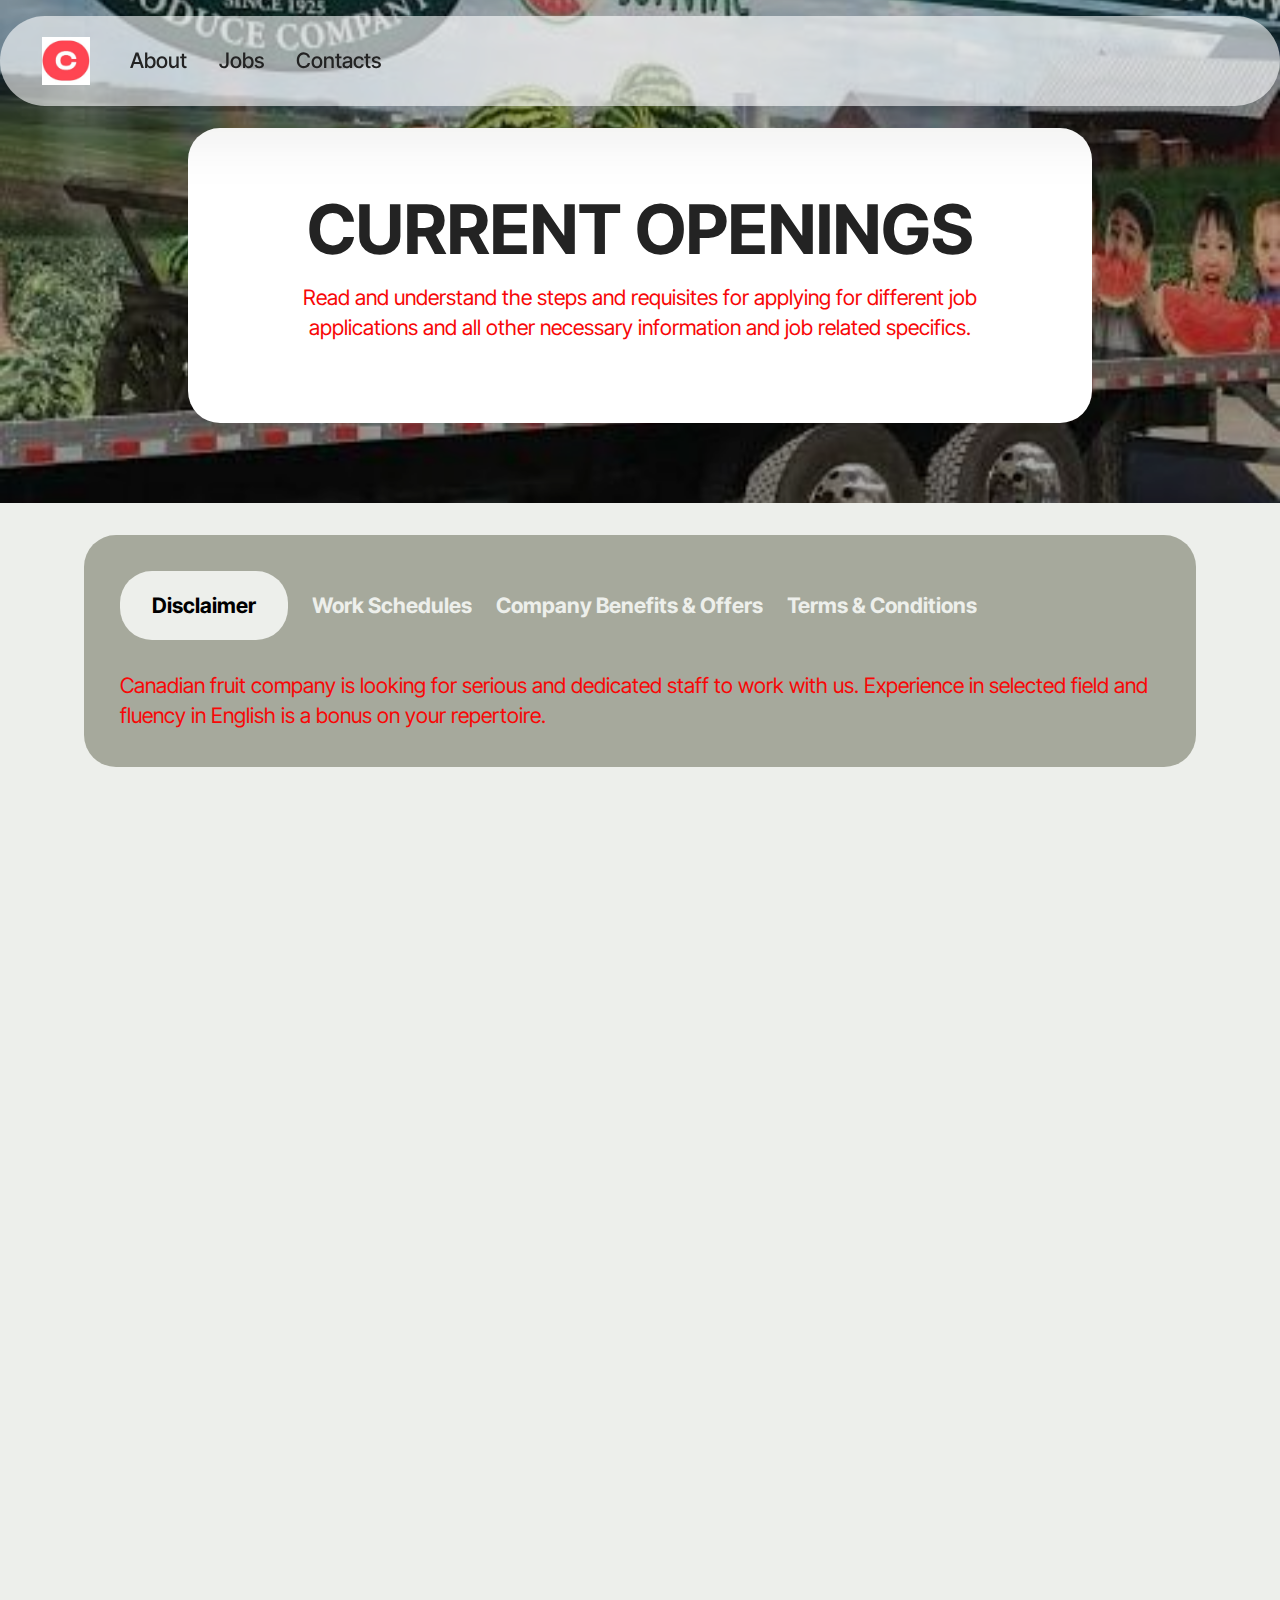
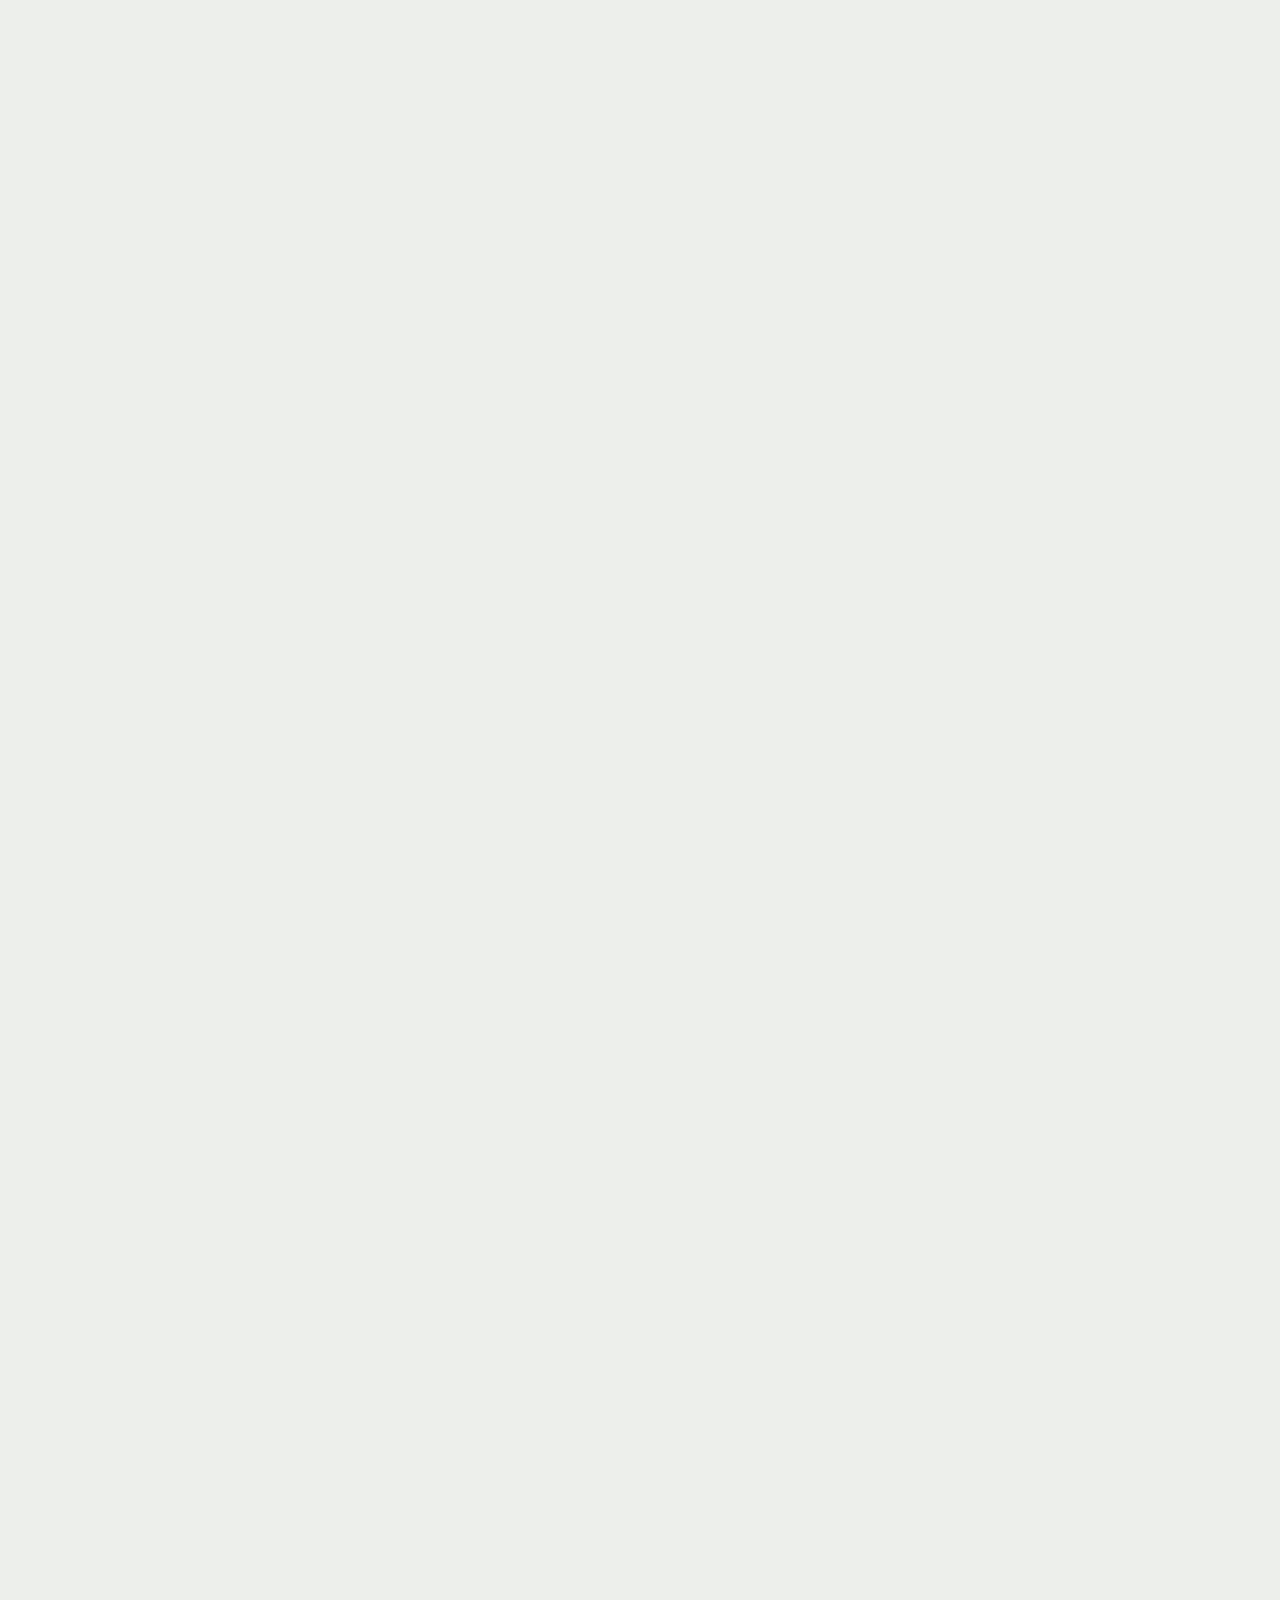
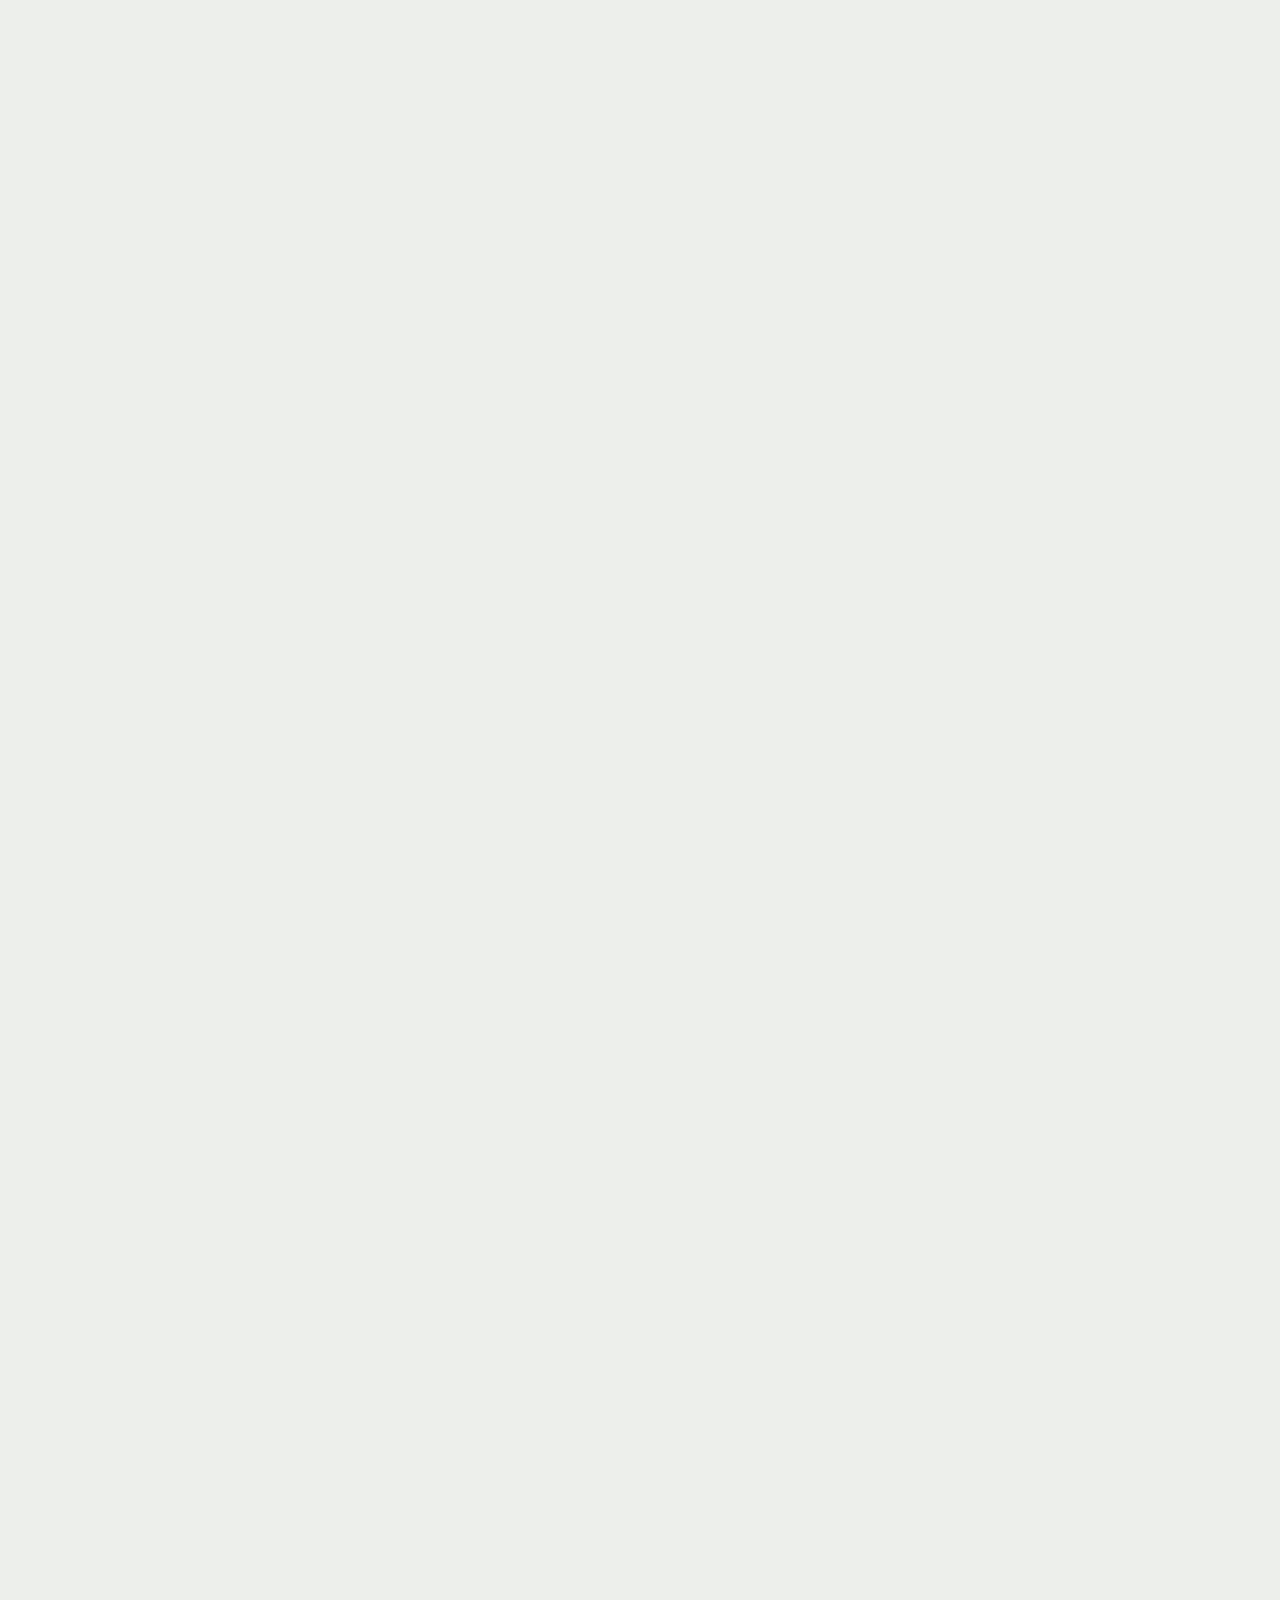
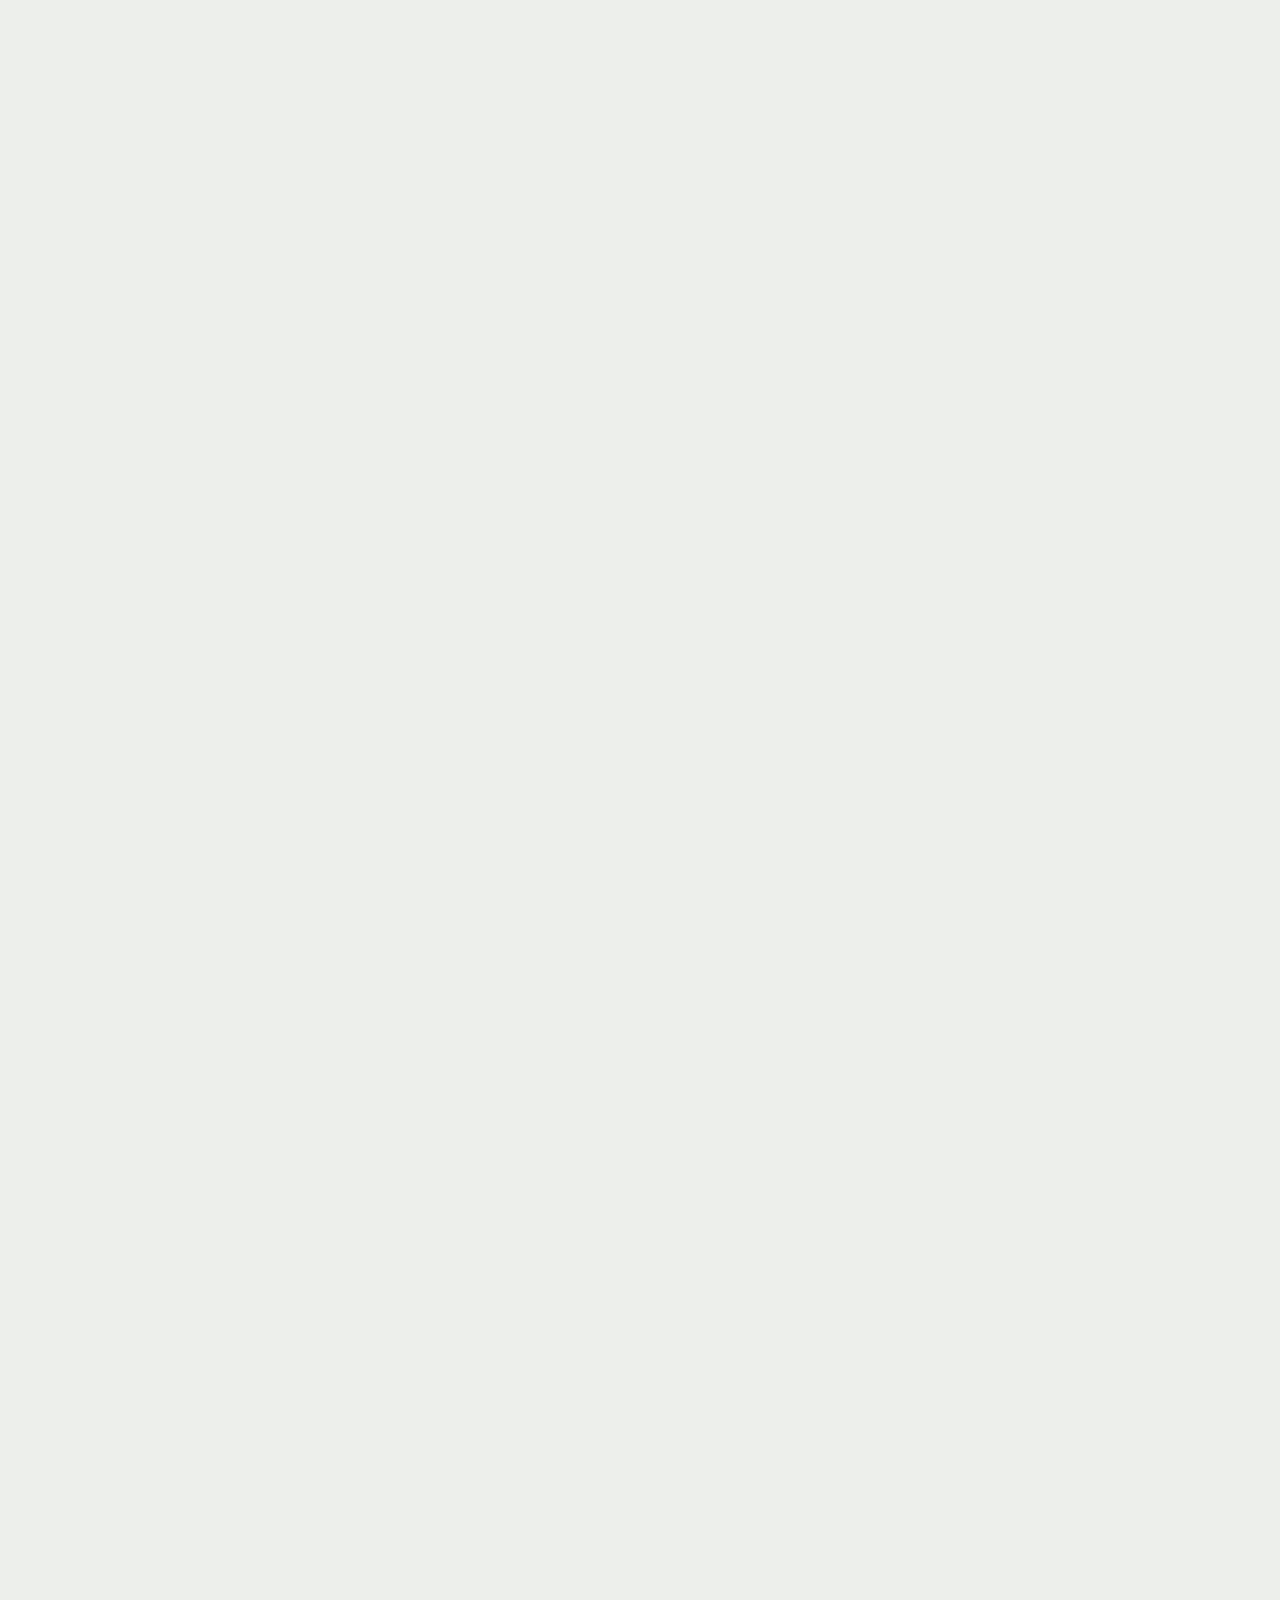
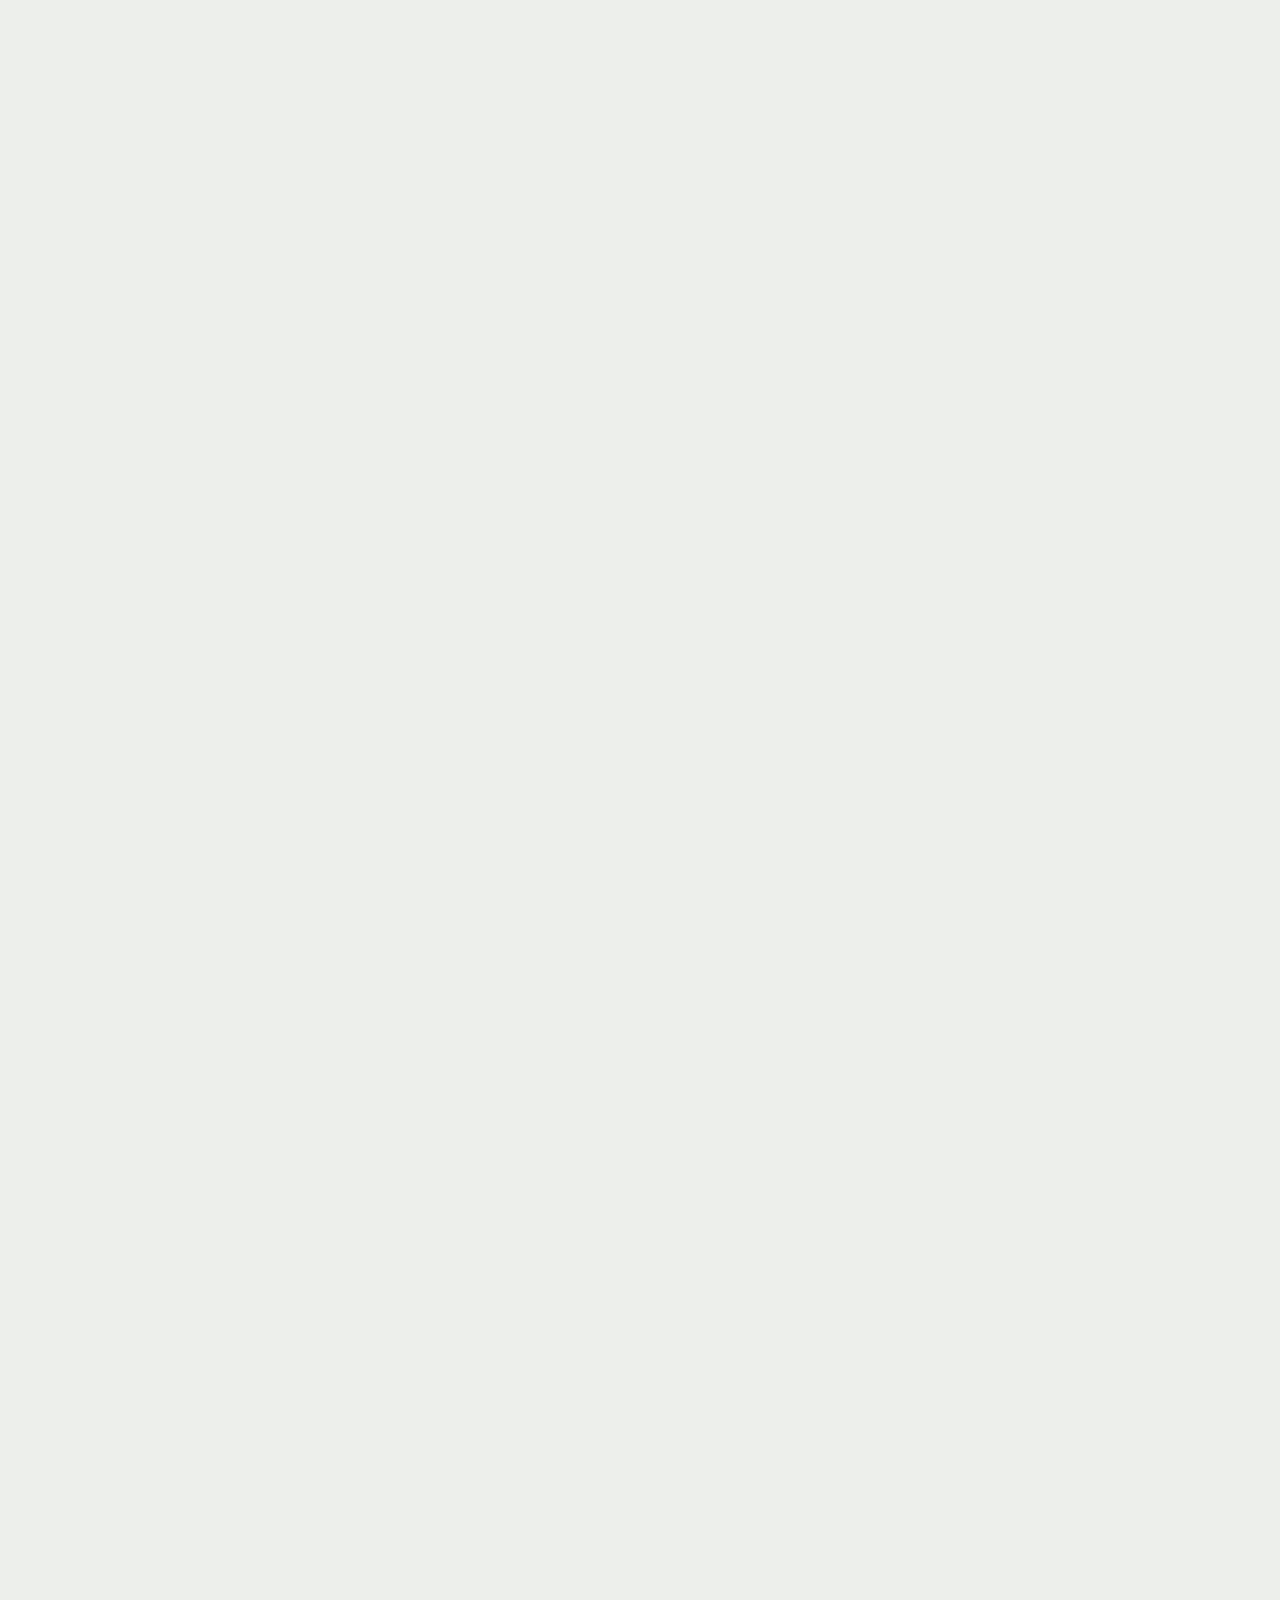
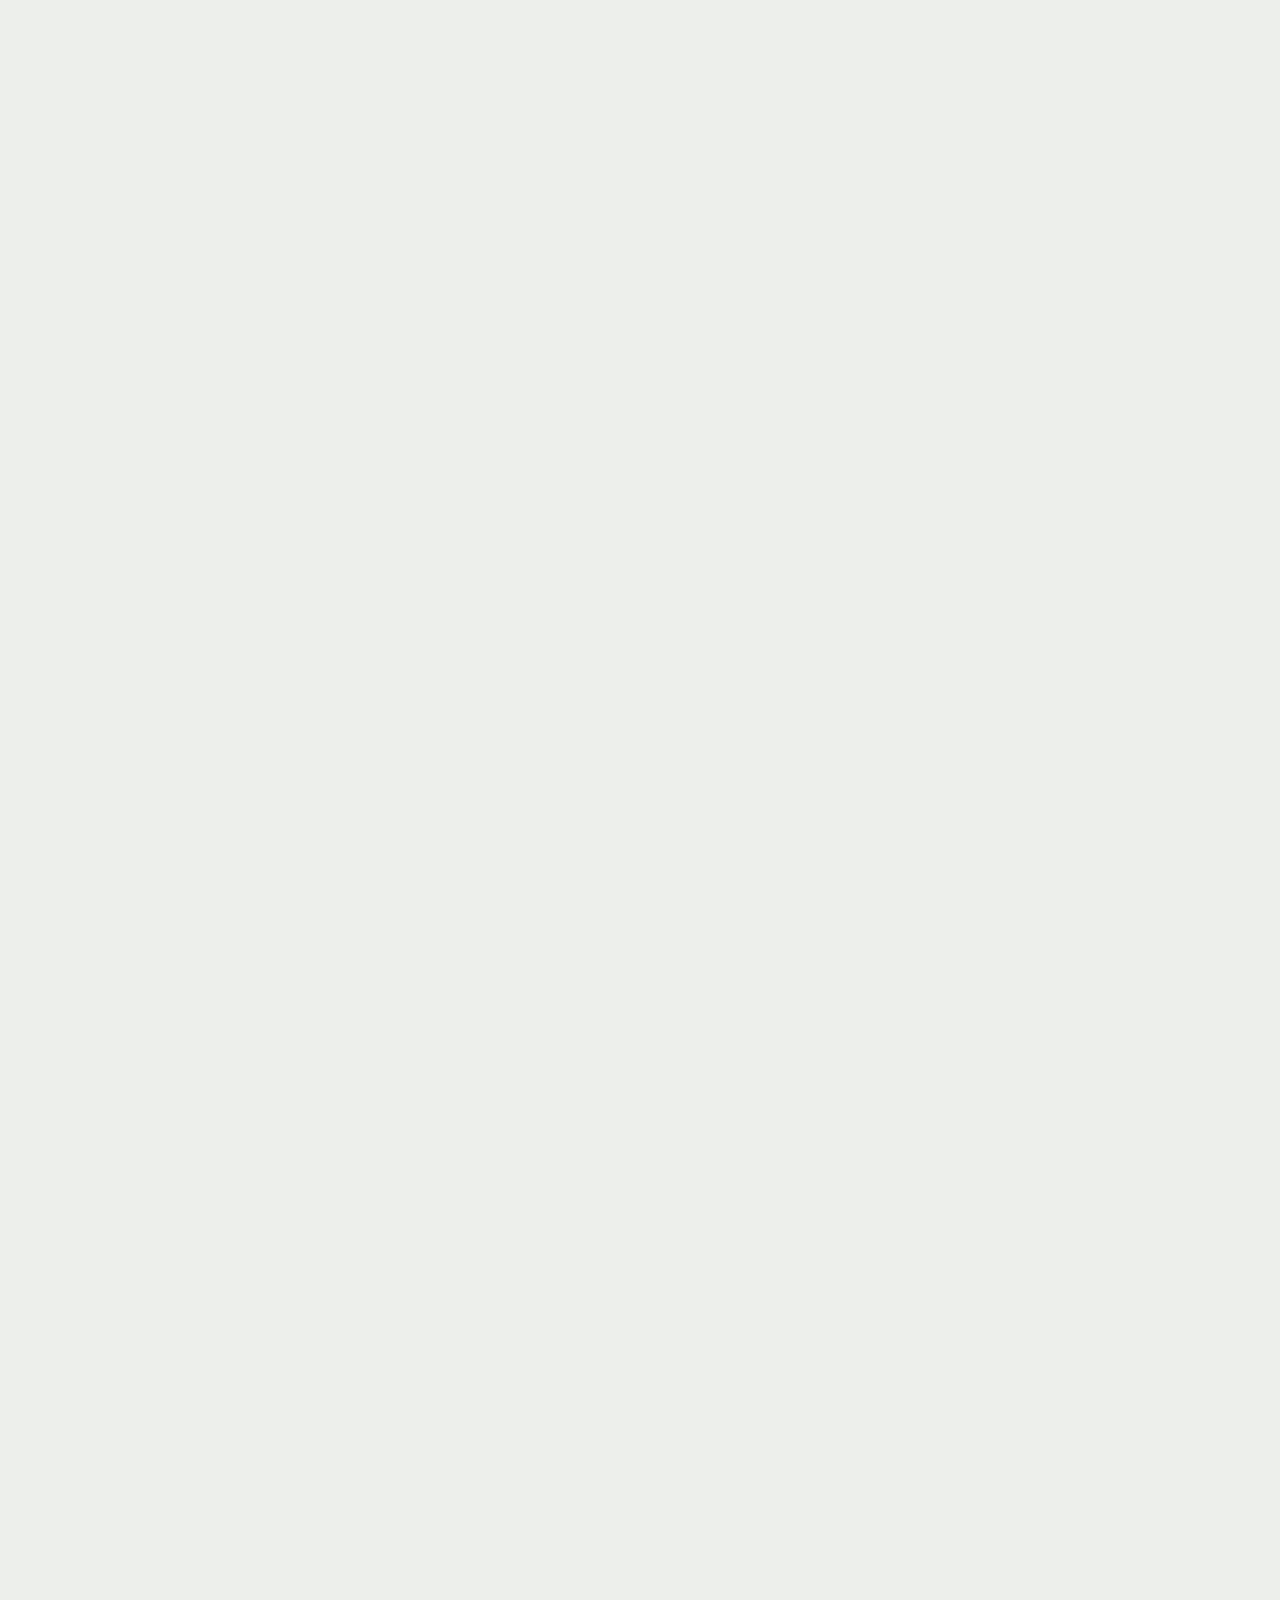
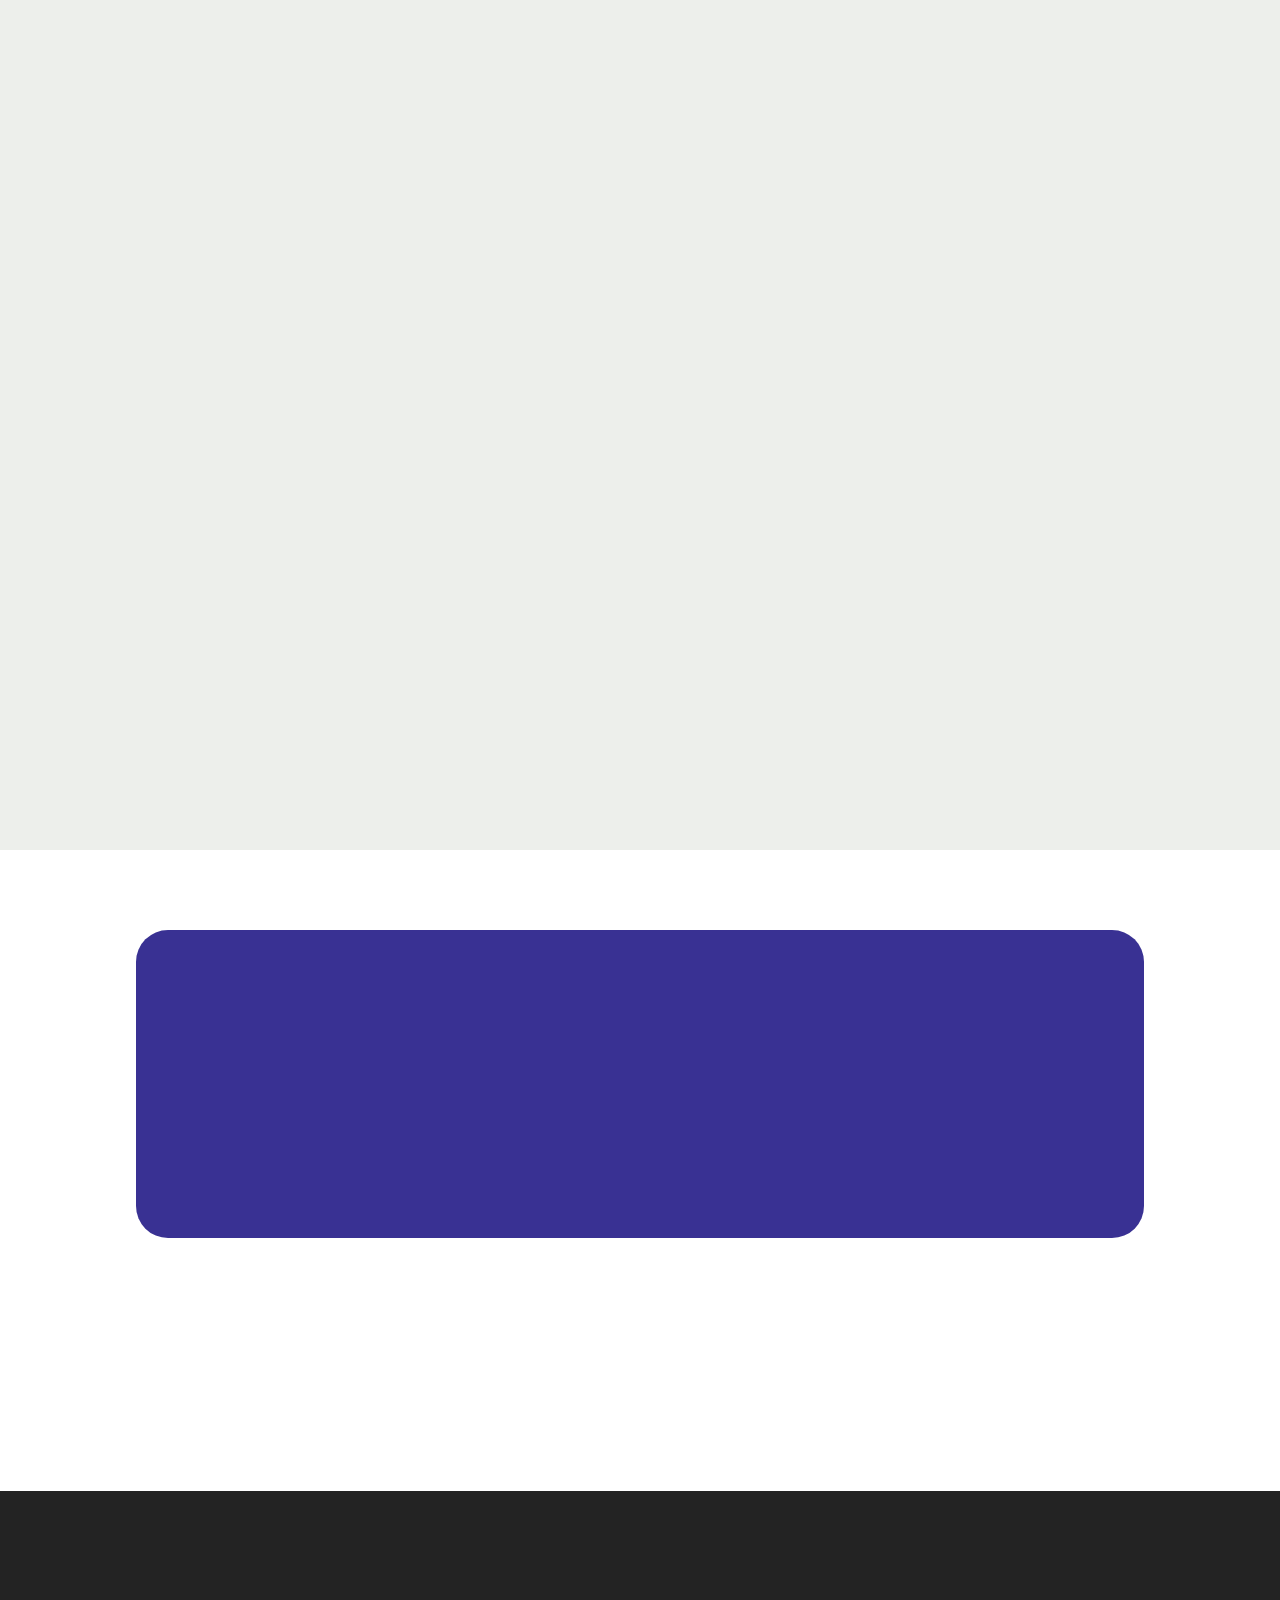
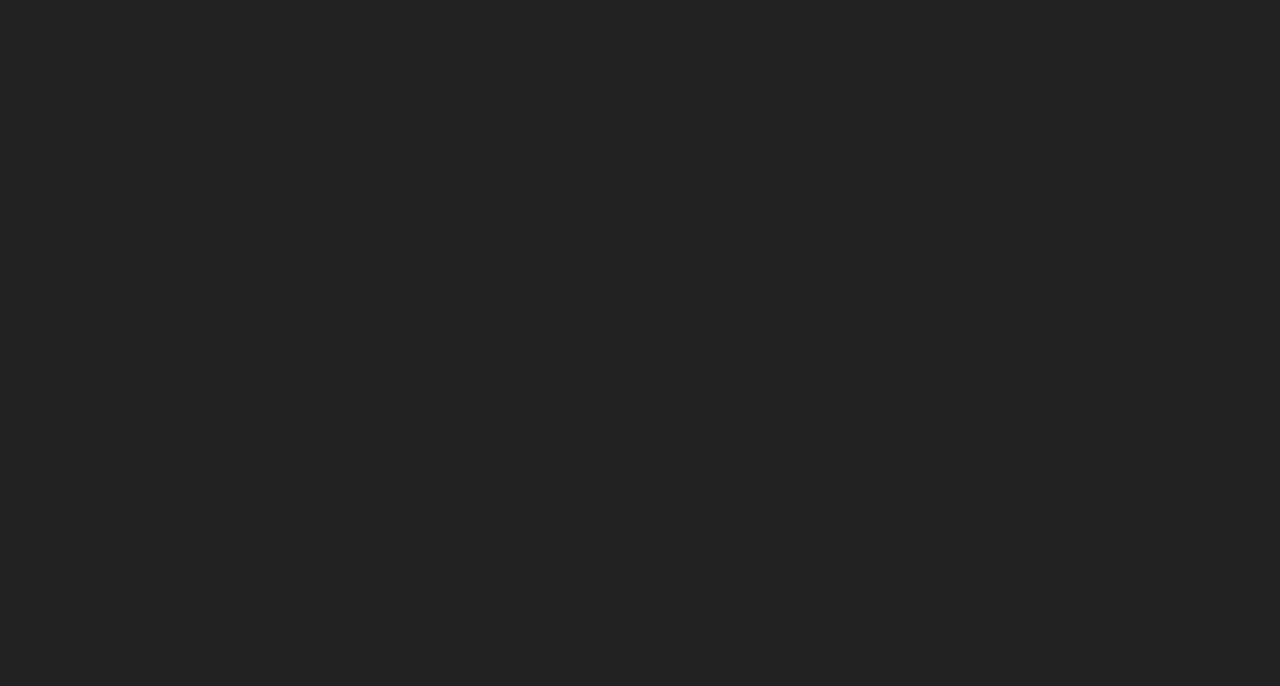
<file: job-openings.html>
<!DOCTYPE html>
<html>

<head>
    <!-- Site made with Mobirise Website Builder v6.0.1, https://mobirise.com -->
    <meta charset="UTF-8">
    <meta http-equiv="X-UA-Compatible" content="IE=edge">
    <meta name="generator" content="Mobirise v6.0.1, mobirise.com">
    <meta name="viewport" content="width=device-width, initial-scale=1, minimum-scale=1">
    <link rel="shortcut icon" href="assets/images/screenshot-116.jpg" type="image/x-icon">
    <meta name="description" content="">


    <title>Jobs</title>
    <link rel="stylesheet" href="assets/web/assets/mobirise-icons2/mobirise2.css">
    <link rel="stylesheet" href="assets/bootstrap/css/bootstrap.min.css">
    <link rel="stylesheet" href="assets/bootstrap/css/bootstrap-grid.min.css">
    <link rel="stylesheet" href="assets/bootstrap/css/bootstrap-reboot.min.css">
    <link rel="stylesheet" href="assets/parallax/jarallax.css">
    <link rel="stylesheet" href="assets/animatecss/animate.css">
    <link rel="stylesheet" href="assets/dropdown/css/style.css">
    <link rel="stylesheet" href="assets/socicon/css/styles.css">
    <link rel="stylesheet" href="assets/theme/css/style.css">
    <link rel="preload"
        href="https://fonts.googleapis.com/css2?family=Inter+Tight:wght@400;700&display=swap&display=swap" as="style"
        onload="this.onload=null;this.rel='stylesheet'">
    <noscript>
        <link rel="stylesheet"
            href="https://fonts.googleapis.com/css2?family=Inter+Tight:wght@400;700&display=swap&display=swap">
        </noscript>
    <link rel="preload" as="style" href="assets/mobirise/css/mbr-additional.css?v=DUdQn6">
    <link rel="stylesheet" href="assets/mobirise/css/mbr-additional.css?v=DUdQn6" type="text/css">




</head>

<body>

    <section data-bs-version="5.1" class="menu menu1 cid-uVba198jOz" once="menu" id="menu01-9">


        <nav class="navbar navbar-dropdown navbar-expand-lg">
            <div class="container">
                <div class="navbar-brand">
                    <span class="navbar-logo">
                        <a href="index.html">
                            <img src="assets/images/screenshot-116.jpg" alt="logo" style="height: 3rem;">
                        </a>
                    </span>

                </div>
                <button class="navbar-toggler" type="button" data-toggle="collapse" data-bs-toggle="collapse"
                    data-target="#navbarSupportedContent" data-bs-target="#navbarSupportedContent"
                    aria-controls="navbarNavAltMarkup" aria-expanded="false" aria-label="Toggle navigation">
                    <div class="hamburger">
                        <span></span>
                        <span></span>
                        <span></span>
                        <span></span>
                    </div>
                </button>
                <div class="collapse navbar-collapse" id="navbarSupportedContent">
                    <ul class="navbar-nav nav-dropdown nav-right" data-app-modern-menu="true">
                        <li class="nav-item">
                            <a class="nav-link link text-black display-4" href="https://mobiri.se">About</a>
                        </li>
                        <li class="nav-item">
                            <a class="nav-link link text-black text-primary display-4" href="job-openings.html"
                                aria-expanded="false">Jobs</a>
                        </li>
                        <li class="nav-item">
                            <a class="nav-link link text-black text-primary display-4" href="contact.html">Contacts</a>
                        </li>
                    </ul>


                </div>
            </div>
        </nav>
    </section>

    <section data-bs-version="5.1" class="header12 cid-uVbjduQtKb mbr-parallax-background" id="header12-d">




        <div class="mbr-overlay" style="opacity: 0.3; background-color: rgb(0, 0, 0);">
        </div>
        <div class="container">
            <div class="row justify-content-center">
                <div class="card col-12 col-md-12 col-lg-9">
                    <div class="card-wrapper">
                        <div class="card-box align-center">
                            <h1 class="card-title mbr-fonts-style mb-3 display-1">
                                <strong>CURRENT OPENINGS</strong></h1>
                            <p class="mbr-text mbr-fonts-style display-7">Read and understand the steps and requisites
                                for applying for different job applications and all other necessary information and job
                                related specifics.</p>

                        </div>
                    </div>
                </div>
            </div>
        </div>
    </section>

    <section data-bs-version="5.1" class="tabs content18 cid-uVbhvZJ80a" id="tabs1-b">





        <div class="container">

            <div class="row justify-content-center">
                <div class="col-12 col-md-11">
                    <div class="item-wrapper">
                        <ul class="nav nav-tabs mb-4" role="tablist">
                            <li class="nav-item first mbr-fonts-style"><a
                                    class="nav-link mbr-fonts-style show active display-7" role="tab" data-toggle="tab"
                                    data-bs-toggle="tab" href="#tabs1-b_tab0"
                                    aria-selected="true"><strong>Disclaimer</strong></a></li>
                            <li class="nav-item"><a class="nav-link mbr-fonts-style active display-7" role="tab"
                                    data-toggle="tab" data-bs-toggle="tab" href="#tabs1-b_tab1"
                                    aria-selected="true"><strong>Work Schedules</strong></a></li>
                            <li class="nav-item"><a class="nav-link mbr-fonts-style active display-7" role="tab"
                                    data-toggle="tab" data-bs-toggle="tab" href="#tabs1-b_tab2"
                                    aria-selected="true"><strong>Company Benefits &amp; Offers</strong></a></li>
                            <li class="nav-item"><a class="nav-link mbr-fonts-style active display-7" role="tab"
                                    data-toggle="tab" data-bs-toggle="tab" href="#tabs1-b_tab3"
                                    aria-selected="true"><strong>Terms &amp; Conditions</strong></a></li>


                        </ul>
                        <div class="tab-content">
                            <div id="tab1" class="tab-pane in active" role="tabpanel">
                                <div class="row">
                                    <div class="col-md-12">
                                        <p class="mbr-text mbr-fonts-style display-7">
                                            Canadian fruit company is looking for serious and dedicated staff to work
                                            with us. Experience in selected field and fluency in English is a bonus on
                                            your repertoire.&nbsp;</p>
                                    </div>
                                </div>
                            </div>
                            <div id="tab2" class="tab-pane" role="tabpanel">
                                <div class="row">
                                    <div class="col-md-12">
                                        <p class="mbr-text mbr-fonts-style display-7">
                                            You shall be required to report to the office approximately 40 hours weekly,
                                            7 hours daily. Weekends shall be your days off.</p>
                                    </div>
                                </div>
                            </div>
                            <div id="tab3" class="tab-pane" role="tabpanel">
                                <div class="row">
                                    <div class="col-md-12">
                                        <p class="mbr-text mbr-fonts-style display-7">
                                            We offer the following to our staff:<br>- Free Visa and Flight Ticket for
                                            our staff in diaspora<br>- Food benefits<br>- Accommodation<br>- Allowances
                                            (bonuses, seasonal, best staff award)<br>- Company Vacations</p>
                                    </div>
                                </div>
                            </div>
                            <div id="tab4" class="tab-pane" role="tabpanel">
                                <div class="row">
                                    <div class="col-md-12">
                                        <p class="mbr-text mbr-fonts-style display-7">
                                            To be added later</p>
                                    </div>
                                </div>
                            </div>


                        </div>
                    </div>
                </div>
            </div>
        </div>
    </section>

    <section data-bs-version="5.1" class="list06 cid-uVbj54KQ6M" id="list06-c">

        <div class="container">
            <div class="col-12 mb-5 content-head">
                <h3 class="mbr-section-title mbr-fonts-style align-center mb-0 display-2">
                    <strong>Available Positions</strong></h3>

            </div>
            <div class="row justify-content-center ">
                <div class="col-12 col-lg-9">
                    <div class="item features-without-image col-12 active">
                        <div class="item-wrapper">
                            <h5 class="mbr-card-title mbr-fonts-style mt-0 mb-3 display-5"><strong>Fruit Picker
                                    🍎</strong></h5>

                            <h6 class="mbr-card-subtitle mbr-fonts-style mt-0 mb-3 display-7">
                                <strong>Responsibilities</strong>
                            </h6>
                            <div class="counter-container mbr-text mbr-fonts-style display-7">
                                <ul>
                                    <li>Carefully harvest fruits by hand or with specific tools, ensuring minimal damage
                                        to the produce.</li>
                                    <li>Sort and pack fruits into appropriate containers, adhering to quality and
                                        quantity standards.</li>
                                    <li>Work collaboratively with a team to meet daily picking quotas and maintain a
                                        tidy work environment.
                                    </li>
                                </ul>
                            </div>


                            <div class="mbr-section-btn"><a class="btn btn-primary display-7"
                                    href="job-openings.html#content11-l"><span
                                        class="mobi-mbri mobi-mbri-cursor-click mbr-iconfont mbr-iconfont-btn"></span>Apply</a>
                            </div>
                        </div>
                    </div>
                    <div class="item features-without-image col-12">
                        <div class="item-wrapper">
                            <h5 class="mbr-card-title mbr-fonts-style mt-0 mb-3 display-5"><strong>Maintenance Reminder
                                    Staff ⚙️</strong></h5>

                            <h6 class="mbr-card-subtitle mbr-fonts-style mt-0 mb-3 display-7">
                                <strong>Responsibilities</strong>
                            </h6>
                            <div class="counter-container mbr-text mbr-fonts-style display-7">
                                <ul>
                                    <li>Contact internal departments and staff to schedule and confirm routine
                                        maintenance appointments for company vehicles and equipment</li>
                                    <li>Maintain an organized database of all maintenance schedules, service records,
                                        and upcoming appointments.</li>
                                    <li>Communicate with service technicians to ensure all necessary tasks are completed
                                        on time and documented accurately.
                                    </li>
                                </ul>
                            </div>


                            <div class="mbr-section-btn"><a class="btn btn-primary display-7"
                                    href="job-openings.html#content11-l"><span
                                        class="mobi-mbri mobi-mbri-cursor-click mbr-iconfont mbr-iconfont-btn"></span>Apply</a>
                            </div>
                        </div>
                    </div>
                    <div class="item features-without-image col-12">
                        <div class="item-wrapper">
                            <h5 class="mbr-card-title mbr-fonts-style mt-0 mb-3 display-5"><strong>Maintenance Reminder
                                    Staff</strong></h5>

                            <h6 class="mbr-card-subtitle mbr-fonts-style mt-0 mb-3 display-7">
                                <strong>Responsibilities</strong>
                            </h6>
                            <div class="counter-container mbr-text mbr-fonts-style display-7">
                                <ul>
                                    <li>Contact internal departments and staff to schedule and confirm routine
                                        maintenance appointments for company vehicles and equipment</li>
                                    <li>Maintain an organized database of all maintenance schedules, service records,
                                        and upcoming appointments.</li>
                                    <li>Communicate with service technicians to ensure all necessary tasks are completed
                                        on time and documented accurately.
                                    </li>
                                </ul>
                            </div>


                            <div class="mbr-section-btn"><a class="btn btn-primary display-7"
                                    href="job-openings.html#content11-l"><span
                                        class="mobi-mbri mobi-mbri-cursor-click mbr-iconfont mbr-iconfont-btn"></span>Apply</a>
                            </div>
                        </div>
                    </div>
                    <div class="item features-without-image col-12">
                        <div class="item-wrapper">
                            <h5 class="mbr-card-title mbr-fonts-style mt-0 mb-3 display-5"><strong>Accounting
                                    Staff&nbsp;</strong></h5>

                            <h6 class="mbr-card-subtitle mbr-fonts-style mt-0 mb-3 display-7">
                                <strong>Responsibilities</strong>
                            </h6>
                            <div class="counter-container mbr-text mbr-fonts-style display-7">
                                <ul>
                                    <li>Assist in the preparation of financial reports, budgets, and tax documents.</li>
                                    <li>Process and record daily financial transactions, including accounts payable and
                                        accounts receivable.</li>
                                    <li>Reconcile bank statements and general ledger accounts to ensure accuracy.</li>
                                </ul>
                                <div><br></div>
                            </div>


                            <div class="mbr-section-btn"><a class="btn btn-primary display-7"
                                    href="job-openings.html#content11-l"><span
                                        class="mobi-mbri mobi-mbri-cursor-click mbr-iconfont mbr-iconfont-btn"></span>Apply</a>
                            </div>
                        </div>
                    </div>
                    <div class="item features-without-image col-12">
                        <div class="item-wrapper">
                            <h5 class="mbr-card-title mbr-fonts-style mt-0 mb-3 display-5"><strong>HR Officer
                                    🧑‍💼</strong></h5>

                            <h6 class="mbr-card-subtitle mbr-fonts-style mt-0 mb-3 display-7">
                                <strong>Responsibilities</strong>
                            </h6>
                            <div class="counter-container mbr-text mbr-fonts-style display-7">
                                <ul>
                                    <li><span style="font-size: calc(1.14rem + 0.26 * ((100vw - 20rem) / 28));">Manage
                                            the recruitment and onboarding process for new employees, from posting job
                                            advertisements to conducting interviews and processing new hire
                                            paperwork.</span></li>
                                    <li><span style="font-size: calc(1.14rem + 0.26 * ((100vw - 20rem) / 28));">Handle
                                            employee relations, including addressing grievances, mediating conflicts,
                                            and ensuring compliance with labor laws.</span></li>
                                    <li><span style="font-size: calc(1.14rem + 0.26 * ((100vw - 20rem) / 28));">Develop
                                            and implement HR policies, procedures, and training programs to support a
                                            productive and positive work environment.</span></li>
                                </ul>
                            </div>


                            <div class="mbr-section-btn"><a class="btn btn-primary display-7"
                                    href="job-openings.html#content11-l"><span
                                        class="mobi-mbri mobi-mbri-cursor-click mbr-iconfont mbr-iconfont-btn"></span>Apply</a>
                            </div>
                        </div>
                    </div>
                    <div class="item features-without-image col-12">
                        <div class="item-wrapper">
                            <h5 class="mbr-card-title mbr-fonts-style mt-0 mb-3 display-5"><strong>Office Assistant
                                    📁</strong></h5>

                            <h6 class="mbr-card-subtitle mbr-fonts-style mt-0 mb-3 display-7">
                                <strong>Responsibilities</strong>
                            </h6>
                            <div class="counter-container mbr-text mbr-fonts-style display-7">
                                <ul>
                                    <li><span style="font-size: calc(1.14rem + 0.26 * ((100vw - 20rem) / 28));">Manage
                                            the company’s administrative tasks, including answering phone calls,
                                            greeting visitors, and handling incoming and outgoing mail.</span></li>
                                    <li><span style="font-size: calc(1.14rem + 0.26 * ((100vw - 20rem) / 28));">Schedule
                                            meetings and appointments for staff, and prepare necessary documents or
                                            presentations.</span></li>
                                    <li><span style="font-size: 23.2729px;">Order and maintain office supplies, ensuring
                                            all departments have the resources they need to operate smoothly.</span>
                                    </li>
                                </ul>
                                <div><span style="font-size: 23.2729px;"><br></span></div>
                            </div>


                            <div class="mbr-section-btn"><a class="btn btn-primary display-7"
                                    href="job-openings.html#content11-l"><span
                                        class="mobi-mbri mobi-mbri-cursor-click mbr-iconfont mbr-iconfont-btn"></span>Apply</a>
                            </div>
                        </div>
                    </div>
                    <div class="item features-without-image col-12">
                        <div class="item-wrapper">
                            <h5 class="mbr-card-title mbr-fonts-style mt-0 mb-3 display-5"><strong>Security 🔐</strong>
                            </h5>

                            <h6 class="mbr-card-subtitle mbr-fonts-style mt-0 mb-3 display-7">
                                <strong>Responsibilities</strong>
                            </h6>
                            <div class="counter-container mbr-text mbr-fonts-style display-7">
                                <ul>
                                    <li>Monitor premises through regular patrols and surveillance systems to prevent
                                        theft, vandalism, or unauthorized access.</li>
                                    <li>Control access to the facility, verifying credentials and escorting visitors as
                                        needed.</li>
                                    <li>Respond to emergencies and alarms, providing immediate assistance and
                                        coordinating with law enforcement or emergency services.</li>
                                </ul>
                            </div>


                            <div class="mbr-section-btn"><a class="btn btn-primary display-7"
                                    href="job-openings.html#content11-l"><span
                                        class="mobi-mbri mobi-mbri-cursor-click mbr-iconfont mbr-iconfont-btn"></span>Apply</a>
                            </div>
                        </div>
                    </div>
                    <div class="item features-without-image col-12">
                        <div class="item-wrapper">
                            <h5 class="mbr-card-title mbr-fonts-style mt-0 mb-3 display-5"><strong>Data Entry
                                    ⌨️</strong></h5>

                            <h6 class="mbr-card-subtitle mbr-fonts-style mt-0 mb-3 display-7">
                                <strong>Responsibilities</strong>
                            </h6>
                            <div class="counter-container mbr-text mbr-fonts-style display-7">
                                <ul>
                                    <li><span style="font-size: 1.4rem;">Accurately input and update customer,
                                            inventory, and other operational data into company databases and software
                                            systems.</span></li>
                                    <li><span style="font-size: 1.4rem;">Verify the integrity of data by comparing it
                                            against source documents to identify and correct any errors.</span></li>
                                    <li>Organize and maintain digital files and records to ensure information is easily
                                        accessible and secure.</li>
                                </ul>
                            </div>


                            <div class="mbr-section-btn"><a class="btn btn-primary display-7"
                                    href="job-openings.html#content11-l"><span
                                        class="mobi-mbri mobi-mbri-cursor-click mbr-iconfont mbr-iconfont-btn"></span>Apply</a>
                            </div>
                        </div>
                    </div>
                    <div class="item features-without-image col-12">
                        <div class="item-wrapper">
                            <h5 class="mbr-card-title mbr-fonts-style mt-0 mb-3 display-5"><strong>Cleaner 🧹</strong>
                            </h5>

                            <h6 class="mbr-card-subtitle mbr-fonts-style mt-0 mb-3 display-7">
                                <strong>Responsibilities</strong>
                            </h6>
                            <div class="counter-container mbr-text mbr-fonts-style display-7">
                                <ul>
                                    <li><span style="font-size: 1.4rem;">Perform general cleaning duties, including
                                            sweeping, mopping, and vacuuming floors in offices and common areas.</span>
                                    </li>
                                    <li><span style="font-size: 1.4rem;">Sanitize and maintain restrooms, breakrooms,
                                            and kitchen facilities to ensure a hygienic environment.</span></li>
                                    <li>Dispose of waste and recyclables properly and restock supplies as needed.</li>
                                </ul>
                            </div>


                            <div class="mbr-section-btn"><a class="btn btn-primary display-7"
                                    href="job-openings.html#content11-l"><span
                                        class="mobi-mbri mobi-mbri-cursor-click mbr-iconfont mbr-iconfont-btn"></span>Apply</a>
                            </div>
                        </div>
                    </div>
                    <div class="item features-without-image col-12">
                        <div class="item-wrapper">
                            <h5 class="mbr-card-title mbr-fonts-style mt-0 mb-3 display-5"><strong>Marketing
                                    Professional 📢</strong></h5>

                            <h6 class="mbr-card-subtitle mbr-fonts-style mt-0 mb-3 display-7">
                                <strong>Responsibilities</strong>
                            </h6>
                            <div class="counter-container mbr-text mbr-fonts-style display-7">
                                <ul>
                                    <li><span style="font-size: 1.4rem;">Develop and execute marketing campaigns to
                                            promote the company's products and brand to new and existing
                                            customers.</span></li>
                                    <li><span style="font-size: 1.4rem;">Manage the company’s social media accounts and
                                            digital presence, creating engaging content and monitoring analytics.</span>
                                    </li>
                                    <li>Conduct market research to identify consumer trends and competitor activities,
                                        informing future marketing strategies.</li>
                                </ul>
                            </div>


                            <div class="mbr-section-btn"><a class="btn btn-primary display-7"
                                    href="job-openings.html#content11-l"><span
                                        class="mobi-mbri mobi-mbri-cursor-click mbr-iconfont mbr-iconfont-btn"></span>Apply</a>
                            </div>
                        </div>
                    </div>
                    <div class="item features-without-image col-12">
                        <div class="item-wrapper">
                            <h5 class="mbr-card-title mbr-fonts-style mt-0 mb-3 display-5"><strong>Cook 🍳</strong></h5>

                            <h6 class="mbr-card-subtitle mbr-fonts-style mt-0 mb-3 display-7">
                                <strong>Responsibilities</strong>
                            </h6>
                            <div class="counter-container mbr-text mbr-fonts-style display-7">
                                <ul>
                                    <li><span style="font-size: 1.4rem;">Prepare and serve meals for staff in the
                                            company's cafeteria or breakroom, adhering to food safety standards.</span>
                                    </li>
                                    <li><span style="font-size: 1.4rem;">Plan menus and manage inventory of food
                                            supplies, ensuring ingredients are fresh and readily available.</span></li>
                                </ul>
                            </div>


                            <div class="mbr-section-btn"><a class="btn btn-primary display-7"
                                    href="job-openings.html#content11-l"><span
                                        class="mobi-mbri mobi-mbri-cursor-click mbr-iconfont mbr-iconfont-btn"></span>Apply</a>
                            </div>
                        </div>
                    </div>
                    <div class="item features-without-image col-12">
                        <div class="item-wrapper">
                            <h5 class="mbr-card-title mbr-fonts-style mt-0 mb-3 display-5"><strong>AC Technician
                                    ❄️</strong></h5>

                            <h6 class="mbr-card-subtitle mbr-fonts-style mt-0 mb-3 display-7">
                                <strong>Responsibilities</strong>
                            </h6>
                            <div class="counter-container mbr-text mbr-fonts-style display-7">
                                <ul>
                                    <li><span style="font-size: 1.4rem;">Install, maintain, and repair air conditioning
                                            and refrigeration systems throughout the facility, including cold storage
                                            units for fruit.</span></li>
                                    <li><span style="font-size: 1.4rem;">Diagnose technical issues and perform regular
                                            inspections to ensure all AC systems are running efficiently.</span></li>
                                    <li>Keep detailed records of all maintenance work and parts used for each repair.
                                    </li>
                                </ul>
                            </div>


                            <div class="mbr-section-btn"><a class="btn btn-primary display-7"
                                    href="job-openings.html#content11-l"><span
                                        class="mobi-mbri mobi-mbri-cursor-click mbr-iconfont mbr-iconfont-btn"></span>Apply</a>
                            </div>
                        </div>
                    </div>
                    <div class="item features-without-image col-12">
                        <div class="item-wrapper">
                            <h5 class="mbr-card-title mbr-fonts-style mt-0 mb-3 display-5"><strong>Gardener 🌳</strong>
                            </h5>

                            <h6 class="mbr-card-subtitle mbr-fonts-style mt-0 mb-3 display-7">
                                <strong>Responsibilities</strong>
                            </h6>
                            <div class="counter-container mbr-text mbr-fonts-style display-7">
                                <ul>
                                    <li><span style="font-size: 1.4rem;">Maintain the company's outdoor grounds,
                                            including landscaping, flowerbeds, and grassy areas.</span></li>
                                    <li><span style="font-size: 1.4rem;">Prune plants, trees, and shrubs, and perform
                                            regular weeding to keep the grounds looking professional and
                                            well-cared-for.</span></li>
                                    <li>Operate and maintain gardening equipment, such as mowers and trimmers, safely
                                        and effectively.</li>
                                </ul>
                            </div>


                            <div class="mbr-section-btn"><a class="btn btn-primary display-7"
                                    href="job-openings.html#content11-l"><span
                                        class="mobi-mbri mobi-mbri-cursor-click mbr-iconfont mbr-iconfont-btn"></span>Apply</a>
                            </div>
                        </div>
                    </div>
                    <div class="item features-without-image col-12">
                        <div class="item-wrapper">
                            <h5 class="mbr-card-title mbr-fonts-style mt-0 mb-3 display-5"><strong>Body &amp; Paint
                                    Foreman 🎨</strong></h5>

                            <h6 class="mbr-card-subtitle mbr-fonts-style mt-0 mb-3 display-7">
                                <strong>Responsibilities</strong>
                            </h6>
                            <div class="counter-container mbr-text mbr-fonts-style display-7">
                                <ul>
                                    <li><span style="font-size: 1.4rem;">Supervise the body and paint team, ensuring all
                                            repair and painting work meets company standards and is completed on
                                            schedule.</span></li>
                                    <li><span style="font-size: 1.4rem;">Inspect vehicles for damage and create repair
                                            estimates, coordinating with insurance companies as needed.</span></li>
                                    <li>Manage the inventory of paint and body repair supplies and order new materials
                                        to keep the workshop well-stocked.</li>
                                </ul>
                            </div>


                            <div class="mbr-section-btn"><a class="btn btn-primary display-7"
                                    href="job-openings.html#content11-l"><span
                                        class="mobi-mbri mobi-mbri-cursor-click mbr-iconfont mbr-iconfont-btn"></span>Apply</a>
                            </div>
                        </div>
                    </div>
                    <div class="item features-without-image col-12">
                        <div class="item-wrapper">
                            <h5 class="mbr-card-title mbr-fonts-style mt-0 mb-3 display-5"><strong>Rigger 🏗️</strong>
                            </h5>

                            <h6 class="mbr-card-subtitle mbr-fonts-style mt-0 mb-3 display-7">
                                <strong>Responsibilities</strong>
                            </h6>
                            <div class="counter-container mbr-text mbr-fonts-style display-7">
                                <ul>
                                    <li><span style="font-size: 1.4rem;">Operate rigging equipment, such as cranes and
                                            hoists, to lift, move, and position heavy machinery and materials
                                            safely.</span></li>
                                    <li><span style="font-size: 1.4rem;">Inspect and maintain all rigging equipment,
                                            including cables, ropes, and chains, to ensure they are in good working
                                            condition.</span></li>
                                    <li>Collaborate with project teams to plan and execute complex lifts and moves,
                                        adhering to strict safety protocols.</li>
                                </ul>
                            </div>


                            <div class="mbr-section-btn"><a class="btn btn-primary display-7"
                                    href="job-openings.html#content11-l"><span
                                        class="mobi-mbri mobi-mbri-cursor-click mbr-iconfont mbr-iconfont-btn"></span>Apply</a>
                            </div>
                        </div>
                    </div>
                    <div class="item features-without-image col-12">
                        <div class="item-wrapper">
                            <h5 class="mbr-card-title mbr-fonts-style mt-0 mb-3 display-5">
                                <div><strong>Grinder 🛠️</strong></div>
                            </h5>

                            <h6 class="mbr-card-subtitle mbr-fonts-style mt-0 mb-3 display-7">
                                <strong>Responsibilities</strong>
                            </h6>
                            <div class="counter-container mbr-text mbr-fonts-style display-7">
                                <ul>
                                    <li><span style="font-size: 1.4rem;">Operate grinding machinery to shape, polish, or
                                            sharpen tools and parts for the maintenance or production teams.</span></li>
                                    <li><span style="font-size: 1.4rem;">Inspect finished products for defects and
                                            measure them to ensure they meet precise specifications.</span></li>
                                    <li>Maintain a clean and safe work area, following all safety procedures for
                                        operating grinding equipment.</li>
                                </ul>
                            </div>


                            <div class="mbr-section-btn"><a class="btn btn-primary display-7"
                                    href="job-openings.html#content11-l"><span
                                        class="mobi-mbri mobi-mbri-cursor-click mbr-iconfont mbr-iconfont-btn"></span>Apply</a>
                            </div>
                        </div>
                    </div>
                </div>
            </div>
        </div>
    </section>

    <section data-bs-version="5.1" class="article13 cid-uVE4huss2w" id="article13-m">



        <div class="container">
            <div class="row justify-content-center">
                <div class="card col-md-12 col-lg-10">
                    <div class="card-wrapper">
                        <div class="card-box align-left">
                            <h4 class="card-title mbr-fonts-style display-2">
                                <strong>Can't find what you want?</strong></h4>
                            <p class="mbr-text mbr-fonts-style mt-4 display-7">
                                At the core of our company, we believe in inclusivity! You may still apply and if we
                                need the kind of service you offer, we will do well to contact you.</p>

                        </div>
                    </div>
                </div>
            </div>
        </div>
    </section>

    <section data-bs-version="5.1" class="content11 cid-uVDVQZ2Mh6" id="content11-l">

        <div class="container">
            <div class="row justify-content-center">
                <div class="col-md-12 col-lg-10">
                    <div class="mbr-section-btn align-center"><a class="btn btn-primary display-4" href=""><span
                                class="mobi-mbri mobi-mbri-briefcase mbr-iconfont mbr-iconfont-btn"></span>Apply
                            here</a>
                        <a class="btn btn-primary-outline display-4" href="https://wa.me/19183833273"><span
                                class="socicon socicon-whatsapp mbr-iconfont mbr-iconfont-btn"></span>Enquiries</a>
                    </div>
                </div>
            </div>
        </div>
    </section>

    <section data-bs-version="5.1" class="footer6 cid-uVbaiuqZmi" once="footers" id="footer6-a">





        <div class="container">
            <div class="row content mbr-white">
                <div class="col-12 col-md-3 mbr-fonts-style display-7">
                    <h5 class="mbr-section-subtitle mbr-fonts-style mb-2 display-7">
                        <strong>About Us</strong></h5>
                    <p class="mbr-text mbr-fonts-style display-7">This is a truly exciting time for our company. We're looking ahead with great anticipation, knowing that the fourth generation is currently preparing to join the family business full-time, ensuring our tradition of quality and excellence continues for many years to come</p> <br>
                    <h5 class="mbr-section-subtitle mbr-fonts-style mb-2 mt-4 display-7">
                        <strong>Contacts</strong>
                    </h5>
                    <p class="mbr-text mbr-fonts-style mb-4 display-7">
                        Email: ${response.email}<br>
                        Phone: +1 (918) 383-4273</p>
                </div>
                <div class="col-12 col-md-3 mbr-fonts-style display-7">
                    <h5 class="mbr-section-subtitle mbr-fonts-style mb-2 display-7">
                        <strong>Links</strong>
                    </h5>
                    <ul class="list mbr-fonts-style mb-4 display-4">
                        <li class="mbr-text item-wrap">
                            <a class="text-primary" href="">Home</a>
                        </li>
                        <li class="mbr-text item-wrap">
                            <a class="text-primary" href="">About</a>
                        </li>
                        <li class="mbr-text item-wrap">
                            <a class="text-primary" href="">Careers</a>
                        </li>
                    </ul>
                    <h5 class="mbr-section-subtitle mbr-fonts-style mb-2 mt-5 display-7">
                        <strong>Address</strong></h5>
                    <p class="mbr-text mbr-fonts-style mb-4 display-7">165 The Queensway #306<br>Ontario Food Term
                        Toronto, ON M8Y 1H8, Canada</p>
                </div>
                <div class="col-12 col-md-6">
                    <div class="google-map"><iframe frameborder="0" style="border:0"
                            src="https://www.google.com/maps/embed?pb=!1m14!1m8!1m3!1d6045.3003145248895!2d-73.9884657!3d40.7477229!3m2!1i1024!2i768!4f13.1!3m3!1m2!1s0x89c259a9ac1f1b85%3A0x7e33d1c0e7af3be4!2zMzUwIDV0aCBBdmUsIE5ldyBZb3JrLCBOWSAxMDExOCwg0KHQqNCQ!5e0!3m2!1sru!2sru!4v1689597362021!5m2!1sen!2sen"
                            allowfullscreen=""></iframe></div>
                </div>
                <div class="col-md-6">
                    <div class="social-list align-left">
                        <div class="soc-item">
                            <a href="https://twitter.com/mobirise" target="_blank">
                                <span class="socicon-twitter socicon mbr-iconfont mbr-iconfont-social"></span>
                            </a>
                        </div>
                        <div class="soc-item">
                            <a href="https://www.facebook.com/pages/Mobirise/1616226671953247" target="_blank">
                                <span class="socicon-facebook socicon mbr-iconfont mbr-iconfont-social"></span>
                            </a>
                        </div>
                        <div class="soc-item">
                            <a href="https://www.youtube.com/c/mobirise" target="_blank">
                                <span class="socicon-youtube socicon mbr-iconfont mbr-iconfont-social"></span>
                            </a>
                        </div>
                        <div class="soc-item">
                            <a href="https://instagram.com/mobirise" target="_blank">
                                <span class="socicon-instagram socicon mbr-iconfont mbr-iconfont-social"></span>
                            </a>
                        </div>
                        <div class="soc-item">
                            <a href="https://plus.google.com/u/0/+Mobirise" target="_blank">
                                <span class="socicon-googleplus socicon mbr-iconfont mbr-iconfont-social"></span>
                            </a>
                        </div>

                    </div>
                </div>
            </div>
            <div class="footer-lower">
                <div class="media-container-row">
                    <div class="col-sm-12">
                        <hr>
                    </div>
                </div>
                <div class="col-sm-12 copyright pl-0">
                    <p class="mbr-text mbr-fonts-style mbr-white display-7">
                        © Copyright 2025 Canadian Fruit Produce Company - All Rights Reserved
                    </p>
                </div>
            </div>
        </div>
    </section>

    <script src="assets/bootstrap/js/bootstrap.bundle.min.js"></script>
    <script src="assets/parallax/jarallax.js"></script>
    <script src="assets/smoothscroll/smooth-scroll.js"></script>
    <script src="assets/ytplayer/index.js"></script>
    <script src="assets/dropdown/js/navbar-dropdown.js"></script>
    <script src="assets/mbr-tabs/mbr-tabs.js"></script>
    <script src="assets/theme/js/script.js"></script>


    <div id="scrollToTop" class="scrollToTop mbr-arrow-up"><a style="text-align: center;"><i
                class="mbr-arrow-up-icon mbr-arrow-up-icon-cm cm-icon cm-icon-smallarrow-up"></i></a></div>
    <input name="animation" type="hidden">
</body>

</html>
</file>
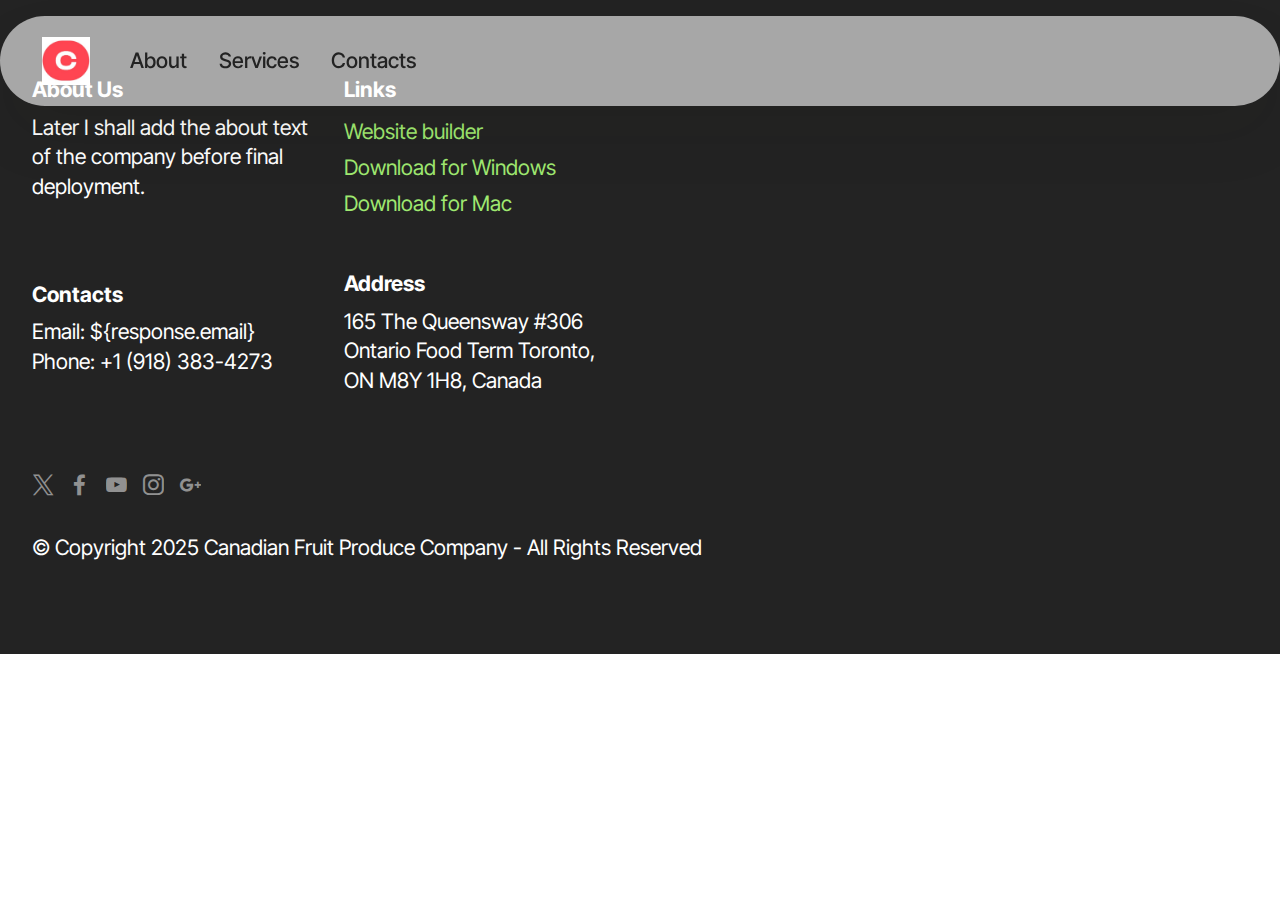
<file: page3.html>
<!DOCTYPE html>
<html>

<head>
    <meta charset="UTF-8">
    <meta http-equiv="X-UA-Compatible" content="IE=edge">
    <meta name="generator" content="Mobirise v6.0.1, mobirise.com">
    <meta name="viewport" content="width=device-width, initial-scale=1, minimum-scale=1">
    <link rel="shortcut icon" href="assets/images/screenshot-116.jpg" type="image/x-icon">
    <meta name="description" content="">


    <title>About</title>
    <link rel="stylesheet" href="assets/web/assets/mobirise-icons2/mobirise2.css">
    <link rel="stylesheet" href="assets/bootstrap/css/bootstrap.min.css">
    <link rel="stylesheet" href="assets/bootstrap/css/bootstrap-grid.min.css">
    <link rel="stylesheet" href="assets/bootstrap/css/bootstrap-reboot.min.css">
    <link rel="stylesheet" href="assets/animatecss/animate.css">
    <link rel="stylesheet" href="assets/dropdown/css/style.css">
    <link rel="stylesheet" href="assets/socicon/css/styles.css">
    <link rel="stylesheet" href="assets/theme/css/style.css">
    <link rel="preload"
        href="https://fonts.googleapis.com/css2?family=Inter+Tight:wght@400;700&display=swap&display=swap" as="style"
        onload="this.onload=null;this.rel='stylesheet'">
    <noscript>
        <link rel="stylesheet"
            href="https://fonts.googleapis.com/css2?family=Inter+Tight:wght@400;700&display=swap&display=swap">
        </noscript>
    <link rel="preload" as="style" href="assets/mobirise/css/mbr-additional.css?v=BOs61L">
    <link rel="stylesheet" href="assets/mobirise/css/mbr-additional.css?v=BOs61L" type="text/css">




</head>

<body>

    <section data-bs-version="5.1" class="menu menu1 cid-uVba198jOz" once="menu" id="menu01-f">


        <nav class="navbar navbar-dropdown navbar-expand-lg">
            <div class="container">
                <div class="navbar-brand">
                    <span class="navbar-logo">
                        <a href="index.html">
                            <img src="assets/images/screenshot-116.jpg" alt="logo" style="height: 3rem;">
                        </a>
                    </span>

                </div>
                <button class="navbar-toggler" type="button" data-toggle="collapse" data-bs-toggle="collapse"
                    data-target="#navbarSupportedContent" data-bs-target="#navbarSupportedContent"
                    aria-controls="navbarNavAltMarkup" aria-expanded="false" aria-label="Toggle navigation">
                    <div class="hamburger">
                        <span></span>
                        <span></span>
                        <span></span>
                        <span></span>
                    </div>
                </button>
                <div class="collapse navbar-collapse" id="navbarSupportedContent">
                    <ul class="navbar-nav nav-dropdown nav-right" data-app-modern-menu="true">
                        <li class="nav-item">
                            <a class="nav-link link text-black display-4" href="https://mobiri.se">About</a>
                        </li>
                        <li class="nav-item">
                            <a class="nav-link link text-black display-4" href="https://mobiri.se"
                                aria-expanded="false">Services</a>
                        </li>
                        <li class="nav-item">
                            <a class="nav-link link text-black display-4" href="https://mobiri.se">Contacts</a>
                        </li>
                    </ul>


                </div>
            </div>
        </nav>
    </section>

    <section data-bs-version="5.1" class="footer6 cid-uVbaiuqZmi" once="footers" id="footer6-g">





        <div class="container">
            <div class="row content mbr-white">
                <div class="col-12 col-md-3 mbr-fonts-style display-7">
                    <h5 class="mbr-section-subtitle mbr-fonts-style mb-2 display-7">
                        <strong>About Us</strong></h5>
                    <p class="mbr-text mbr-fonts-style display-7">Later I shall add the about text of the company before
                        final deployment.</p> <br>
                    <h5 class="mbr-section-subtitle mbr-fonts-style mb-2 mt-4 display-7">
                        <strong>Contacts</strong>
                    </h5>
                    <p class="mbr-text mbr-fonts-style mb-4 display-7">
                        Email: ${response.email}<br>
                        Phone: +1 (918) 383-4273</p>
                </div>
                <div class="col-12 col-md-3 mbr-fonts-style display-7">
                    <h5 class="mbr-section-subtitle mbr-fonts-style mb-2 display-7">
                        <strong>Links</strong>
                    </h5>
                    <ul class="list mbr-fonts-style mb-4 display-4">
                        <li class="mbr-text item-wrap">
                            <a class="text-primary" href="https://mobirise.co/">Website builder</a>
                        </li>
                        <li class="mbr-text item-wrap">
                            <a class="text-primary" href="https://mobirise.co/">Download for Windows</a>
                        </li>
                        <li class="mbr-text item-wrap">
                            <a class="text-primary" href="https://mobirise.co/">Download for Mac</a>
                        </li>
                    </ul>
                    <h5 class="mbr-section-subtitle mbr-fonts-style mb-2 mt-5 display-7">
                        <strong>Address</strong></h5>
                    <p class="mbr-text mbr-fonts-style mb-4 display-7">165 The Queensway #306<br>Ontario Food Term
                        Toronto, ON M8Y 1H8, Canada</p>
                </div>
                <div class="col-12 col-md-6">
                    <div class="google-map"><iframe frameborder="0" style="border:0"
                            src="https://www.google.com/maps/embed?pb=!1m14!1m8!1m3!1d6045.3003145248895!2d-73.9884657!3d40.7477229!3m2!1i1024!2i768!4f13.1!3m3!1m2!1s0x89c259a9ac1f1b85%3A0x7e33d1c0e7af3be4!2zMzUwIDV0aCBBdmUsIE5ldyBZb3JrLCBOWSAxMDExOCwg0KHQqNCQ!5e0!3m2!1sru!2sru!4v1689597362021!5m2!1sen!2sen"
                            allowfullscreen=""></iframe></div>
                </div>
                <div class="col-md-6">
                    <div class="social-list align-left">
                        <div class="soc-item">
                            <a href="https://twitter.com/mobirise" target="_blank">
                                <span class="socicon-twitter socicon mbr-iconfont mbr-iconfont-social"></span>
                            </a>
                        </div>
                        <div class="soc-item">
                            <a href="https://www.facebook.com/pages/Mobirise/1616226671953247" target="_blank">
                                <span class="socicon-facebook socicon mbr-iconfont mbr-iconfont-social"></span>
                            </a>
                        </div>
                        <div class="soc-item">
                            <a href="https://www.youtube.com/c/mobirise" target="_blank">
                                <span class="socicon-youtube socicon mbr-iconfont mbr-iconfont-social"></span>
                            </a>
                        </div>
                        <div class="soc-item">
                            <a href="https://instagram.com/mobirise" target="_blank">
                                <span class="socicon-instagram socicon mbr-iconfont mbr-iconfont-social"></span>
                            </a>
                        </div>
                        <div class="soc-item">
                            <a href="https://plus.google.com/u/0/+Mobirise" target="_blank">
                                <span class="socicon-googleplus socicon mbr-iconfont mbr-iconfont-social"></span>
                            </a>
                        </div>

                    </div>
                </div>
            </div>
            <div class="footer-lower">
                <div class="media-container-row">
                    <div class="col-sm-12">
                        <hr>
                    </div>
                </div>
                <div class="col-sm-12 copyright pl-0">
                    <p class="mbr-text mbr-fonts-style mbr-white display-7">
                        © Copyright 2025 Canadian Fruit Produce Company - All Rights Reserved
                    </p>
                </div>
            </div>
        </div>
    </section>
    <script src="assets/bootstrap/js/bootstrap.bundle.min.js"></script>
    <script src="assets/smoothscroll/smooth-scroll.js"></script>
    <script src="assets/ytplayer/index.js"></script>
    <script src="assets/dropdown/js/navbar-dropdown.js"></script>
    <script src="assets/theme/js/script.js"></script>


    <div id="scrollToTop" class="scrollToTop mbr-arrow-up"><a style="text-align: center;"><i
                class="mbr-arrow-up-icon mbr-arrow-up-icon-cm cm-icon cm-icon-smallarrow-up"></i></a></div>
    <input name="animation" type="hidden">
</body>

</html>
</file>
<file: assets/web/assets/mobirise-icons2/mobirise2.css>
@font-face {
  font-family: 'Moririse2';
  font-display: swap;
  src:  url('mobirise2.eot?f2bix4');
  src:  url('mobirise2.eot?f2bix4#iefix') format('embedded-opentype'),
    url('mobirise2.ttf?f2bix4') format('truetype'),
    url('mobirise2.woff?f2bix4') format('woff'),
    url('mobirise2.svg?f2bix4#mobirise2') format('svg');
  font-weight: normal;
  font-style: normal;
}

[class^="mobi-"], [class*=" mobi-"] {
  /* use !important to prevent issues with browser extensions that change fonts */
  font-family: 'Moririse2' !important;
  speak: none;
  font-style: normal;
  font-weight: normal;
  font-variant: normal;
  text-transform: none;
  line-height: 1;

  /* Better Font Rendering =========== */
  -webkit-font-smoothing: antialiased;
  -moz-osx-font-smoothing: grayscale;
}

.mobi-mbri-add-submenu:before {
  content: "\e900";
}
.mobi-mbri-alert:before {
  content: "\e901";
}
.mobi-mbri-align-center:before {
  content: "\e902";
}
.mobi-mbri-align-justify:before {
  content: "\e903";
}
.mobi-mbri-align-left:before {
  content: "\e904";
}
.mobi-mbri-align-right:before {
  content: "\e905";
}
.mobi-mbri-android:before {
  content: "\e906";
}
.mobi-mbri-apple:before {
  content: "\e907";
}
.mobi-mbri-arrow-down:before {
  content: "\e908";
}
.mobi-mbri-arrow-next:before {
  content: "\e909";
}
.mobi-mbri-arrow-prev:before {
  content: "\e90a";
}
.mobi-mbri-arrow-up:before {
  content: "\e90b";
}
.mobi-mbri-bold:before {
  content: "\e90c";
}
.mobi-mbri-bookmark:before {
  content: "\e90d";
}
.mobi-mbri-bootstrap:before {
  content: "\e90e";
}
.mobi-mbri-briefcase:before {
  content: "\e90f";
}
.mobi-mbri-browse:before {
  content: "\e910";
}
.mobi-mbri-bulleted-list:before {
  content: "\e911";
}
.mobi-mbri-calendar:before {
  content: "\e912";
}
.mobi-mbri-camera:before {
  content: "\e913";
}
.mobi-mbri-cart-add:before {
  content: "\e914";
}
.mobi-mbri-cart-full:before {
  content: "\e915";
}
.mobi-mbri-cash:before {
  content: "\e916";
}
.mobi-mbri-change-style:before {
  content: "\e917";
}
.mobi-mbri-chat:before {
  content: "\e918";
}
.mobi-mbri-clock:before {
  content: "\e919";
}
.mobi-mbri-close:before {
  content: "\e91a";
}
.mobi-mbri-cloud:before {
  content: "\e91b";
}
.mobi-mbri-code:before {
  content: "\e91c";
}
.mobi-mbri-contact-form:before {
  content: "\e91d";
}
.mobi-mbri-credit-card:before {
  content: "\e91e";
}
.mobi-mbri-cursor-click:before {
  content: "\e91f";
}
.mobi-mbri-cust-feedback:before {
  content: "\e920";
}
.mobi-mbri-database:before {
  content: "\e921";
}
.mobi-mbri-delivery:before {
  content: "\e922";
}
.mobi-mbri-desktop:before {
  content: "\e923";
}
.mobi-mbri-devices:before {
  content: "\e924";
}
.mobi-mbri-down:before {
  content: "\e925";
}
.mobi-mbri-download-2:before {
  content: "\e926";
}
.mobi-mbri-download:before {
  content: "\e927";
}
.mobi-mbri-drag-n-drop-2:before {
  content: "\e928";
}
.mobi-mbri-drag-n-drop:before {
  content: "\e929";
}
.mobi-mbri-edit-2:before {
  content: "\e92a";
}
.mobi-mbri-edit:before {
  content: "\e92b";
}
.mobi-mbri-error:before {
  content: "\e92c";
}
.mobi-mbri-extension:before {
  content: "\e92d";
}
.mobi-mbri-features:before {
  content: "\e92e";
}
.mobi-mbri-file:before {
  content: "\e92f";
}
.mobi-mbri-flag:before {
  content: "\e930";
}
.mobi-mbri-folder:before {
  content: "\e931";
}
.mobi-mbri-gift:before {
  content: "\e932";
}
.mobi-mbri-github:before {
  content: "\e933";
}
.mobi-mbri-globe-2:before {
  content: "\e934";
}
.mobi-mbri-globe:before {
  content: "\e935";
}
.mobi-mbri-growing-chart:before {
  content: "\e936";
}
.mobi-mbri-hearth:before {
  content: "\e937";
}
.mobi-mbri-help:before {
  content: "\e938";
}
.mobi-mbri-home:before {
  content: "\e939";
}
.mobi-mbri-hot-cup:before {
  content: "\e93a";
}
.mobi-mbri-idea:before {
  content: "\e93b";
}
.mobi-mbri-image-gallery:before {
  content: "\e93c";
}
.mobi-mbri-image-slider:before {
  content: "\e93d";
}
.mobi-mbri-info:before {
  content: "\e93e";
}
.mobi-mbri-italic:before {
  content: "\e93f";
}
.mobi-mbri-key:before {
  content: "\e940";
}
.mobi-mbri-laptop:before {
  content: "\e941";
}
.mobi-mbri-layers:before {
  content: "\e942";
}
.mobi-mbri-left-right:before {
  content: "\e943";
}
.mobi-mbri-left:before {
  content: "\e944";
}
.mobi-mbri-letter:before {
  content: "\e945";
}
.mobi-mbri-like:before {
  content: "\e946";
}
.mobi-mbri-link:before {
  content: "\e947";
}
.mobi-mbri-lock:before {
  content: "\e948";
}
.mobi-mbri-login:before {
  content: "\e949";
}
.mobi-mbri-logout:before {
  content: "\e94a";
}
.mobi-mbri-magic-stick:before {
  content: "\e94b";
}
.mobi-mbri-map-pin:before {
  content: "\e94c";
}
.mobi-mbri-menu:before {
  content: "\e94d";
}
.mobi-mbri-mobile-2:before {
  content: "\e94e";
}
.mobi-mbri-mobile-horizontal:before {
  content: "\e94f";
}
.mobi-mbri-mobile:before {
  content: "\e950";
}
.mobi-mbri-mobirise:before {
  content: "\e951";
}
.mobi-mbri-more-horizontal:before {
  content: "\e952";
}
.mobi-mbri-more-vertical:before {
  content: "\e953";
}
.mobi-mbri-music:before {
  content: "\e954";
}
.mobi-mbri-new-file:before {
  content: "\e955";
}
.mobi-mbri-numbered-list:before {
  content: "\e956";
}
.mobi-mbri-opened-folder:before {
  content: "\e957";
}
.mobi-mbri-pages:before {
  content: "\e958";
}
.mobi-mbri-paper-plane:before {
  content: "\e959";
}
.mobi-mbri-paperclip:before {
  content: "\e95a";
}
.mobi-mbri-phone:before {
  content: "\e95b";
}
.mobi-mbri-photo:before {
  content: "\e95c";
}
.mobi-mbri-photos:before {
  content: "\e95d";
}
.mobi-mbri-pin:before {
  content: "\e95e";
}
.mobi-mbri-play:before {
  content: "\e95f";
}
.mobi-mbri-plus:before {
  content: "\e960";
}
.mobi-mbri-preview:before {
  content: "\e961";
}
.mobi-mbri-print:before {
  content: "\e962";
}
.mobi-mbri-protect:before {
  content: "\e963";
}
.mobi-mbri-question:before {
  content: "\e964";
}
.mobi-mbri-quote-left:before {
  content: "\e965";
}
.mobi-mbri-quote-right:before {
  content: "\e966";
}
.mobi-mbri-redo:before {
  content: "\e967";
}
.mobi-mbri-refresh:before {
  content: "\e968";
}
.mobi-mbri-responsive-2:before {
  content: "\e969";
}
.mobi-mbri-responsive:before {
  content: "\e96a";
}
.mobi-mbri-right:before {
  content: "\e96b";
}
.mobi-mbri-rocket:before {
  content: "\e96c";
}
.mobi-mbri-sad-face:before {
  content: "\e96d";
}
.mobi-mbri-sale:before {
  content: "\e96e";
}
.mobi-mbri-save:before {
  content: "\e96f";
}
.mobi-mbri-search:before {
  content: "\e970";
}
.mobi-mbri-setting-2:before {
  content: "\e971";
}
.mobi-mbri-setting-3:before {
  content: "\e972";
}
.mobi-mbri-setting:before {
  content: "\e973";
}
.mobi-mbri-share:before {
  content: "\e974";
}
.mobi-mbri-shopping-bag:before {
  content: "\e975";
}
.mobi-mbri-shopping-basket:before {
  content: "\e976";
}
.mobi-mbri-shopping-cart:before {
  content: "\e977";
}
.mobi-mbri-sites:before {
  content: "\e978";
}
.mobi-mbri-smile-face:before {
  content: "\e979";
}
.mobi-mbri-speed:before {
  content: "\e97a";
}
.mobi-mbri-star:before {
  content: "\e97b";
}
.mobi-mbri-success:before {
  content: "\e97c";
}
.mobi-mbri-sun:before {
  content: "\e97d";
}
.mobi-mbri-sun2:before {
  content: "\e97e";
}
.mobi-mbri-tablet-vertical:before {
  content: "\e97f";
}
.mobi-mbri-tablet:before {
  content: "\e980";
}
.mobi-mbri-target:before {
  content: "\e981";
}
.mobi-mbri-timer:before {
  content: "\e982";
}
.mobi-mbri-to-ftp:before {
  content: "\e983";
}
.mobi-mbri-to-local-drive:before {
  content: "\e984";
}
.mobi-mbri-touch-swipe:before {
  content: "\e985";
}
.mobi-mbri-touch:before {
  content: "\e986";
}
.mobi-mbri-trash:before {
  content: "\e987";
}
.mobi-mbri-underline:before {
  content: "\e988";
}
.mobi-mbri-undo:before {
  content: "\e989";
}
.mobi-mbri-unlink:before {
  content: "\e98a";
}
.mobi-mbri-unlock:before {
  content: "\e98b";
}
.mobi-mbri-up-down:before {
  content: "\e98c";
}
.mobi-mbri-up:before {
  content: "\e98d";
}
.mobi-mbri-update:before {
  content: "\e98e";
}
.mobi-mbri-upload-2:before {
  content: "\e98f";
}
.mobi-mbri-upload:before {
  content: "\e990";
}
.mobi-mbri-user-2:before {
  content: "\e991";
}
.mobi-mbri-user:before {
  content: "\e992";
}
.mobi-mbri-users:before {
  content: "\e993";
}
.mobi-mbri-video-play:before {
  content: "\e994";
}
.mobi-mbri-video:before {
  content: "\e995";
}
.mobi-mbri-watch:before {
  content: "\e996";
}
.mobi-mbri-website-theme-2:before {
  content: "\e997";
}
.mobi-mbri-website-theme:before {
  content: "\e998";
}
.mobi-mbri-wifi:before {
  content: "\e999";
}
.mobi-mbri-windows:before {
  content: "\e99a";
}
.mobi-mbri-zoom-in:before {
  content: "\e99b";
}
.mobi-mbri-zoom-out:before {
  content: "\e99c";
}
</file>
<file: assets/parallax/jarallax.css>
.jarallax {
    position: relative;
    z-index: 0;
}
.jarallax > .jarallax-img {
    position: absolute;
    object-fit: cover;
    /* support for plugin https://github.com/bfred-it/object-fit-images */
    font-family: 'object-fit: cover;';
    top: 0;
    left: 0;
    width: 100%;
    height: 100%;
    z-index: -1;
}
</file>
<file: assets/dropdown/css/style.css>
.navbar-dropdown {
  left: 0;
  padding: 0;
  position: absolute;
  right: 0;
  top: 0;
  transition: all 0.45s ease;
  z-index: 1030;
  background: #282828; }
  .navbar-dropdown .navbar-logo {
    margin-right: 0.8rem;
    transition: margin 0.3s ease-in-out;
    vertical-align: middle; }
    .navbar-dropdown .navbar-logo img {
      height: 3.125rem;
      transition: all 0.3s ease-in-out; }
    .navbar-dropdown .navbar-logo.mbr-iconfont {
      font-size: 3.125rem;
      line-height: 3.125rem; }
  .navbar-dropdown .navbar-caption {
    font-weight: 700;
    white-space: normal;
    vertical-align: -4px;
    line-height: 3.125rem !important; }
    .navbar-dropdown .navbar-caption, .navbar-dropdown .navbar-caption:hover {
      color: inherit;
      text-decoration: none; }
  .navbar-dropdown .mbr-iconfont + .navbar-caption {
    vertical-align: -1px; }
  .navbar-dropdown.navbar-fixed-top {
    position: fixed; }
  .navbar-dropdown .navbar-brand span {
    vertical-align: -4px; }
  .navbar-dropdown.bg-color.transparent {
    background: none; }
  .navbar-dropdown.navbar-short .navbar-brand {
    padding: 0.625rem 0; }
    .navbar-dropdown.navbar-short .navbar-brand span {
      vertical-align: -1px; }
  .navbar-dropdown.navbar-short .navbar-caption {
    line-height: 2.375rem !important;
    vertical-align: -2px; }
  .navbar-dropdown.navbar-short .navbar-logo {
    margin-right: 0.5rem; }
    .navbar-dropdown.navbar-short .navbar-logo img {
      height: 2.375rem; }
    .navbar-dropdown.navbar-short .navbar-logo.mbr-iconfont {
      font-size: 2.375rem;
      line-height: 2.375rem; }
  .navbar-dropdown.navbar-short .mbr-table-cell {
    height: 3.625rem; }
  .navbar-dropdown .navbar-close {
    left: 0.6875rem;
    position: fixed;
    top: 0.75rem;
    z-index: 1000; }
  .navbar-dropdown .hamburger-icon {
    content: "";
    display: inline-block;
    vertical-align: middle;
    width: 16px;
    -webkit-box-shadow: 0 -6px 0 1px #282828,0 0 0 1px #282828,0 6px 0 1px #282828;
    -moz-box-shadow: 0 -6px 0 1px #282828,0 0 0 1px #282828,0 6px 0 1px #282828;
    box-shadow: 0 -6px 0 1px #282828,0 0 0 1px #282828,0 6px 0 1px #282828; }

.dropdown-menu .dropdown-toggle[data-toggle="dropdown-submenu"]::after {
  border-bottom: 0.35em solid transparent;
  border-left: 0.35em solid;
  border-right: 0;
  border-top: 0.35em solid transparent;
  margin-left: 0.3rem; }

.dropdown-menu .dropdown-item:focus {
  outline: 0; }

.nav-dropdown {
  font-size: 0.75rem;
  font-weight: 500;
  height: auto !important; }
  .nav-dropdown .nav-btn {
    padding-left: 1rem; }
  .nav-dropdown .link {
    margin: .667em 1.667em;
    font-weight: 500;
    padding: 0;
    transition: color .2s ease-in-out; }
    .nav-dropdown .link.dropdown-toggle {
      margin-right: 2.583em; }
      .nav-dropdown .link.dropdown-toggle::after {
        margin-left: .25rem;
        border-top: 0.35em solid;
        border-right: 0.35em solid transparent;
        border-left: 0.35em solid transparent;
        border-bottom: 0; }
      .nav-dropdown .link.dropdown-toggle[aria-expanded="true"] {
        margin: 0;
        padding: 0.667em 3.263em  0.667em 1.667em; }
  .nav-dropdown .link::after,
  .nav-dropdown .dropdown-item::after {
    color: inherit; }
  .nav-dropdown .btn {
    font-size: 0.75rem;
    font-weight: 700;
    letter-spacing: 0;
    margin-bottom: 0;
    padding-left: 1.25rem;
    padding-right: 1.25rem; }
  .nav-dropdown .dropdown-menu {
    border-radius: 0;
    border: 0;
    left: 0;
    margin: 0;
    padding-bottom: 1.25rem;
    padding-top: 1.25rem;
    position: relative; }
  .nav-dropdown .dropdown-submenu {
    margin-left: 0.125rem;
    top: 0; }
  .nav-dropdown .dropdown-item {
    font-weight: 500;
    line-height: 2;
    padding: 0.3846em 4.615em 0.3846em 1.5385em;
    position: relative;
    transition: color .2s ease-in-out, background-color .2s ease-in-out; }
    .nav-dropdown .dropdown-item::after {
      margin-top: -0.3077em;
      position: absolute;
      right: 1.1538em;
      top: 50%; }
    .nav-dropdown .dropdown-item:focus, .nav-dropdown .dropdown-item:hover {
      background: none; }

@media (max-width: 767px) {
  .nav-dropdown.navbar-toggleable-sm {
    bottom: 0;
    display: none;
    left: 0;
    overflow-x: hidden;
    position: fixed;
    top: 0;
    transform: translateX(-100%);
    -ms-transform: translateX(-100%);
    -webkit-transform: translateX(-100%);
    width: 18.75rem;
    z-index: 999; } }
.nav-dropdown.navbar-toggleable-xl {
  bottom: 0;
  display: none;
  left: 0;
  overflow-x: hidden;
  position: fixed;
  top: 0;
  transform: translateX(-100%);
  -ms-transform: translateX(-100%);
  -webkit-transform: translateX(-100%);
  width: 18.75rem;
  z-index: 999; }

.nav-dropdown-sm {
  display: block !important;
  overflow-x: hidden;
  overflow: auto;
  padding-top: 3.875rem; }
  .nav-dropdown-sm::after {
    content: "";
    display: block;
    height: 3rem;
    width: 100%; }
  .nav-dropdown-sm.collapse.in ~ .navbar-close {
    display: block !important; }
  .nav-dropdown-sm.collapsing, .nav-dropdown-sm.collapse.in {
    transform: translateX(0);
    -ms-transform: translateX(0);
    -webkit-transform: translateX(0);
    transition: all 0.25s ease-out;
    -webkit-transition: all 0.25s ease-out;
    background: #282828; }
  .nav-dropdown-sm.collapsing[aria-expanded="false"] {
    transform: translateX(-100%);
    -ms-transform: translateX(-100%);
    -webkit-transform: translateX(-100%); }
  .nav-dropdown-sm .nav-item {
    display: block;
    margin-left: 0 !important;
    padding-left: 0; }
  .nav-dropdown-sm .link,
  .nav-dropdown-sm .dropdown-item {
    border-top: 1px dotted rgba(255, 255, 255, 0.1);
    font-size: 0.8125rem;
    line-height: 1.6;
    margin: 0 !important;
    padding: 0.875rem 2.4rem 0.875rem 1.5625rem !important;
    position: relative;
    white-space: normal; }
    .nav-dropdown-sm .link:focus, .nav-dropdown-sm .link:hover,
    .nav-dropdown-sm .dropdown-item:focus,
    .nav-dropdown-sm .dropdown-item:hover {
      background: rgba(0, 0, 0, 0.2) !important;
      color: #c0a375; }
  .nav-dropdown-sm .nav-btn {
    position: relative;
    padding: 1.5625rem 1.5625rem 0 1.5625rem; }
    .nav-dropdown-sm .nav-btn::before {
      border-top: 1px dotted rgba(255, 255, 255, 0.1);
      content: "";
      left: 0;
      position: absolute;
      top: 0;
      width: 100%; }
    .nav-dropdown-sm .nav-btn + .nav-btn {
      padding-top: 0.625rem; }
      .nav-dropdown-sm .nav-btn + .nav-btn::before {
        display: none; }
  .nav-dropdown-sm .btn {
    padding: 0.625rem 0; }
  .nav-dropdown-sm .dropdown-toggle[data-toggle="dropdown-submenu"]::after {
    margin-left: .25rem;
    border-top: 0.35em solid;
    border-right: 0.35em solid transparent;
    border-left: 0.35em solid transparent;
    border-bottom: 0; }
  .nav-dropdown-sm .dropdown-toggle[data-toggle="dropdown-submenu"][aria-expanded="true"]::after {
    border-top: 0;
    border-right: 0.35em solid transparent;
    border-left: 0.35em solid transparent;
    border-bottom: 0.35em solid; }
  .nav-dropdown-sm .dropdown-menu {
    margin: 0;
    padding: 0;
    position: relative;
    top: 0;
    left: 0;
    width: 100%;
    border: 0;
    float: none;
    border-radius: 0;
    background: none; }
  .nav-dropdown-sm .dropdown-submenu {
    left: 100%;
    margin-left: 0.125rem;
    margin-top: -1.25rem;
    top: 0; }

.navbar-toggleable-sm .nav-dropdown .dropdown-menu {
  position: absolute; }

.navbar-toggleable-sm .nav-dropdown .dropdown-submenu {
  left: 100%;
  margin-left: 0.125rem;
  margin-top: -1.25rem;
  top: 0; }

.navbar-toggleable-sm.opened .nav-dropdown .dropdown-menu {
  position: relative; }

.navbar-toggleable-sm.opened .nav-dropdown .dropdown-submenu {
  left: 0;
  margin-left: 00rem;
  margin-top: 0rem;
  top: 0; }

.is-builder .nav-dropdown.collapsing {
  transition: none !important; }
</file>
<file: assets/socicon/css/styles.css>
@charset "UTF-8";

@font-face {
  font-family: 'Socicon';
  src:  url('../fonts/socicon.eot');
  src:  url('../fonts/socicon.eot?#iefix') format('embedded-opentype'),
    url('../fonts/socicon.woff2') format('woff2'),
    url('../fonts/socicon.ttf') format('truetype'),
    url('../fonts/socicon.woff') format('woff'),
    url('../fonts/socicon.svg#socicon') format('svg');
  font-weight: normal;
  font-style: normal;
  font-display: swap;
}

[data-icon]:before {
  font-family: "socicon" !important;
  content: attr(data-icon);
  font-style: normal !important;
  font-weight: normal !important;
  font-variant: normal !important;
  text-transform: none !important;
  speak: none;
  line-height: 1;
  -webkit-font-smoothing: antialiased;
  -moz-osx-font-smoothing: grayscale;
}

[class^="socicon-"], [class*=" socicon-"] {
  /* use !important to prevent issues with browser extensions that change fonts */
  font-family: 'Socicon' !important;
  speak: none;
  font-style: normal;
  font-weight: normal;
  font-variant: normal;
  text-transform: none;
  line-height: 1;

  /* Better Font Rendering =========== */
  -webkit-font-smoothing: antialiased;
  -moz-osx-font-smoothing: grayscale;
}

.socicon-500px:before {
  content: "\e000";
}
.socicon-8tracks:before {
  content: "\e001";
}
.socicon-airbnb:before {
  content: "\e002";
}
.socicon-alliance:before {
  content: "\e003";
}
.socicon-amazon:before {
  content: "\e004";
}
.socicon-amplement:before {
  content: "\e005";
}
.socicon-android:before {
  content: "\e006";
}
.socicon-angellist:before {
  content: "\e007";
}
.socicon-apple:before {
  content: "\e008";
}
.socicon-appnet:before {
  content: "\e009";
}
.socicon-baidu:before {
  content: "\e00a";
}
.socicon-bandcamp:before {
  content: "\e00b";
}
.socicon-battlenet:before {
  content: "\e00c";
}
.socicon-mixer:before {
  content: "\e00d";
}
.socicon-bebee:before {
  content: "\e00e";
}
.socicon-bebo:before {
  content: "\e00f";
}
.socicon-behance:before {
  content: "\e010";
}
.socicon-blizzard:before {
  content: "\e011";
}
.socicon-blogger:before {
  content: "\e012";
}
.socicon-buffer:before {
  content: "\e013";
}
.socicon-chrome:before {
  content: "\e014";
}
.socicon-coderwall:before {
  content: "\e015";
}
.socicon-curse:before {
  content: "\e016";
}
.socicon-dailymotion:before {
  content: "\e017";
}
.socicon-deezer:before {
  content: "\e018";
}
.socicon-delicious:before {
  content: "\e019";
}
.socicon-deviantart:before {
  content: "\e01a";
}
.socicon-diablo:before {
  content: "\e01b";
}
.socicon-digg:before {
  content: "\e01c";
}
.socicon-discord:before {
  content: "\e01d";
}
.socicon-disqus:before {
  content: "\e01e";
}
.socicon-douban:before {
  content: "\e01f";
}
.socicon-draugiem:before {
  content: "\e020";
}
.socicon-dribbble:before {
  content: "\e021";
}
.socicon-drupal:before {
  content: "\e022";
}
.socicon-ebay:before {
  content: "\e023";
}
.socicon-ello:before {
  content: "\e024";
}
.socicon-endomodo:before {
  content: "\e025";
}
.socicon-envato:before {
  content: "\e026";
}
.socicon-etsy:before {
  content: "\e027";
}
.socicon-facebook:before {
  content: "\e028";
}
.socicon-feedburner:before {
  content: "\e029";
}
.socicon-filmweb:before {
  content: "\e02a";
}
.socicon-firefox:before {
  content: "\e02b";
}
.socicon-flattr:before {
  content: "\e02c";
}
.socicon-flickr:before {
  content: "\e02d";
}
.socicon-formulr:before {
  content: "\e02e";
}
.socicon-forrst:before {
  content: "\e02f";
}
.socicon-foursquare:before {
  content: "\e030";
}
.socicon-friendfeed:before {
  content: "\e031";
}
.socicon-github:before {
  content: "\e032";
}
.socicon-goodreads:before {
  content: "\e033";
}
.socicon-google:before {
  content: "\e034";
}
.socicon-googlescholar:before {
  content: "\e035";
}
.socicon-googlegroups:before {
  content: "\e036";
}
.socicon-googlephotos:before {
  content: "\e037";
}
.socicon-googleplus:before {
  content: "\e038";
}
.socicon-grooveshark:before {
  content: "\e039";
}
.socicon-hackerrank:before {
  content: "\e03a";
}
.socicon-hearthstone:before {
  content: "\e03b";
}
.socicon-hellocoton:before {
  content: "\e03c";
}
.socicon-heroes:before {
  content: "\e03d";
}
.socicon-smashcast:before {
  content: "\e03e";
}
.socicon-horde:before {
  content: "\e03f";
}
.socicon-houzz:before {
  content: "\e040";
}
.socicon-icq:before {
  content: "\e041";
}
.socicon-identica:before {
  content: "\e042";
}
.socicon-imdb:before {
  content: "\e043";
}
.socicon-instagram:before {
  content: "\e044";
}
.socicon-issuu:before {
  content: "\e045";
}
.socicon-istock:before {
  content: "\e046";
}
.socicon-itunes:before {
  content: "\e047";
}
.socicon-keybase:before {
  content: "\e048";
}
.socicon-lanyrd:before {
  content: "\e049";
}
.socicon-lastfm:before {
  content: "\e04a";
}
.socicon-line:before {
  content: "\e04b";
}
.socicon-linkedin:before {
  content: "\e04c";
}
.socicon-livejournal:before {
  content: "\e04d";
}
.socicon-lyft:before {
  content: "\e04e";
}
.socicon-macos:before {
  content: "\e04f";
}
.socicon-mail:before {
  content: "\e050";
}
.socicon-medium:before {
  content: "\e051";
}
.socicon-meetup:before {
  content: "\e052";
}
.socicon-mixcloud:before {
  content: "\e053";
}
.socicon-modelmayhem:before {
  content: "\e054";
}
.socicon-mumble:before {
  content: "\e055";
}
.socicon-myspace:before {
  content: "\e056";
}
.socicon-newsvine:before {
  content: "\e057";
}
.socicon-nintendo:before {
  content: "\e058";
}
.socicon-npm:before {
  content: "\e059";
}
.socicon-odnoklassniki:before {
  content: "\e05a";
}
.socicon-openid:before {
  content: "\e05b";
}
.socicon-opera:before {
  content: "\e05c";
}
.socicon-outlook:before {
  content: "\e05d";
}
.socicon-overwatch:before {
  content: "\e05e";
}
.socicon-patreon:before {
  content: "\e05f";
}
.socicon-paypal:before {
  content: "\e060";
}
.socicon-periscope:before {
  content: "\e061";
}
.socicon-persona:before {
  content: "\e062";
}
.socicon-pinterest:before {
  content: "\e063";
}
.socicon-play:before {
  content: "\e064";
}
.socicon-player:before {
  content: "\e065";
}
.socicon-playstation:before {
  content: "\e066";
}
.socicon-pocket:before {
  content: "\e067";
}
.socicon-qq:before {
  content: "\e068";
}
.socicon-quora:before {
  content: "\e069";
}
.socicon-raidcall:before {
  content: "\e06a";
}
.socicon-ravelry:before {
  content: "\e06b";
}
.socicon-reddit:before {
  content: "\e06c";
}
.socicon-renren:before {
  content: "\e06d";
}
.socicon-researchgate:before {
  content: "\e06e";
}
.socicon-residentadvisor:before {
  content: "\e06f";
}
.socicon-reverbnation:before {
  content: "\e070";
}
.socicon-rss:before {
  content: "\e071";
}
.socicon-sharethis:before {
  content: "\e072";
}
.socicon-skype:before {
  content: "\e073";
}
.socicon-slideshare:before {
  content: "\e074";
}
.socicon-smugmug:before {
  content: "\e075";
}
.socicon-snapchat:before {
  content: "\e076";
}
.socicon-songkick:before {
  content: "\e077";
}
.socicon-soundcloud:before {
  content: "\e078";
}
.socicon-spotify:before {
  content: "\e079";
}
.socicon-stackexchange:before {
  content: "\e07a";
}
.socicon-stackoverflow:before {
  content: "\e07b";
}
.socicon-starcraft:before {
  content: "\e07c";
}
.socicon-stayfriends:before {
  content: "\e07d";
}
.socicon-steam:before {
  content: "\e07e";
}
.socicon-storehouse:before {
  content: "\e07f";
}
.socicon-strava:before {
  content: "\e080";
}
.socicon-streamjar:before {
  content: "\e081";
}
.socicon-stumbleupon:before {
  content: "\e082";
}
.socicon-swarm:before {
  content: "\e083";
}
.socicon-teamspeak:before {
  content: "\e084";
}
.socicon-teamviewer:before {
  content: "\e085";
}
.socicon-technorati:before {
  content: "\e086";
}
.socicon-telegram:before {
  content: "\e087";
}
.socicon-tripadvisor:before {
  content: "\e088";
}
.socicon-tripit:before {
  content: "\e089";
}
.socicon-triplej:before {
  content: "\e08a";
}
.socicon-tumblr:before {
  content: "\e08b";
}
.socicon-twitch:before {
  content: "\e08c";
}
.socicon-twitter:before {
  content: "\e08d";
}
.socicon-uber:before {
  content: "\e08e";
}
.socicon-ventrilo:before {
  content: "\e08f";
}
.socicon-viadeo:before {
  content: "\e090";
}
.socicon-viber:before {
  content: "\e091";
}
.socicon-viewbug:before {
  content: "\e092";
}
.socicon-vimeo:before {
  content: "\e093";
}
.socicon-vine:before {
  content: "\e094";
}
.socicon-vkontakte:before {
  content: "\e095";
}
.socicon-warcraft:before {
  content: "\e096";
}
.socicon-wechat:before {
  content: "\e097";
}
.socicon-weibo:before {
  content: "\e098";
}
.socicon-whatsapp:before {
  content: "\e099";
}
.socicon-wikipedia:before {
  content: "\e09a";
}
.socicon-windows:before {
  content: "\e09b";
}
.socicon-wordpress:before {
  content: "\e09c";
}
.socicon-wykop:before {
  content: "\e09d";
}
.socicon-xbox:before {
  content: "\e09e";
}
.socicon-xing:before {
  content: "\e09f";
}
.socicon-yahoo:before {
  content: "\e0a0";
}
.socicon-yammer:before {
  content: "\e0a1";
}
.socicon-yandex:before {
  content: "\e0a2";
}
.socicon-yelp:before {
  content: "\e0a3";
}
.socicon-younow:before {
  content: "\e0a4";
}
.socicon-youtube:before {
  content: "\e0a5";
}
.socicon-zapier:before {
  content: "\e0a6";
}
.socicon-zerply:before {
  content: "\e0a7";
}
.socicon-zomato:before {
  content: "\e0a8";
}
.socicon-zynga:before {
  content: "\e0a9";
}
.socicon-spreadshirt:before {
  content: "\e901";
}
.socicon-gamejolt:before {
  content: "\e902";
}
.socicon-trello:before {
  content: "\e903";
}
.socicon-tunein:before {
  content: "\e904";
}
.socicon-bloglovin:before {
  content: "\e905";
}
.socicon-gamewisp:before {
  content: "\e906";
}
.socicon-messenger:before {
  content: "\e907";
}
.socicon-pandora:before {
  content: "\e908";
}
.socicon-augment:before {
  content: "\e909";
}
.socicon-bitbucket:before {
  content: "\e90a";
}
.socicon-fyuse:before {
  content: "\e90b";
}
.socicon-yt-gaming:before {
  content: "\e90c";
}
.socicon-sketchfab:before {
  content: "\e90d";
}
.socicon-mobcrush:before {
  content: "\e90e";
}
.socicon-microsoft:before {
  content: "\e90f";
}
.socicon-realtor:before {
  content: "\e910";
}
.socicon-tidal:before {
  content: "\e911";
}
.socicon-qobuz:before {
  content: "\e912";
}
.socicon-natgeo:before {
  content: "\e913";
}
.socicon-mastodon:before {
  content: "\e914";
}
.socicon-unsplash:before {
  content: "\e915";
}
.socicon-homeadvisor:before {
  content: "\e916";
}
.socicon-angieslist:before {
  content: "\e917";
}
.socicon-codepen:before {
  content: "\e918";
}
.socicon-slack:before {
  content: "\e919";
}
.socicon-openaigym:before {
  content: "\e91a";
}
.socicon-logmein:before {
  content: "\e91b";
}
.socicon-fiverr:before {
  content: "\e91c";
}
.socicon-gotomeeting:before {
  content: "\e91d";
}
.socicon-aliexpress:before {
  content: "\e91e";
}
.socicon-guru:before {
  content: "\e91f";
}
.socicon-appstore:before {
  content: "\e920";
}
.socicon-homes:before {
  content: "\e921";
}
.socicon-zoom:before {
  content: "\e922";
}
.socicon-alibaba:before {
  content: "\e923";
}
.socicon-craigslist:before {
  content: "\e924";
}
.socicon-wix:before {
  content: "\e925";
}
.socicon-redfin:before {
  content: "\e926";
}
.socicon-googlecalendar:before {
  content: "\e927";
}
.socicon-shopify:before {
  content: "\e928";
}
.socicon-freelancer:before {
  content: "\e929";
}
.socicon-seedrs:before {
  content: "\e92a";
}
.socicon-bing:before {
  content: "\e92b";
}
.socicon-doodle:before {
  content: "\e92c";
}
.socicon-bonanza:before {
  content: "\e92d";
}
.socicon-squarespace:before {
  content: "\e92e";
}
.socicon-toptal:before {
  content: "\e92f";
}
.socicon-gust:before {
  content: "\e930";
}
.socicon-ask:before {
  content: "\e931";
}
.socicon-trulia:before {
  content: "\e932";
}
.socicon-loomly:before {
  content: "\e933";
}
.socicon-ghost:before {
  content: "\e934";
}
.socicon-upwork:before {
  content: "\e935";
}
.socicon-fundable:before {
  content: "\e936";
}
.socicon-booking:before {
  content: "\e937";
}
.socicon-googlemaps:before {
  content: "\e938";
}
.socicon-zillow:before {
  content: "\e939";
}
.socicon-niconico:before {
  content: "\e93a";
}
.socicon-toneden:before {
  content: "\e93b";
}
.socicon-crunchbase:before {
  content: "\e93c";
}
.socicon-homefy:before {
  content: "\e93d";
}
.socicon-calendly:before {
  content: "\e93e";
}
.socicon-livemaster:before {
  content: "\e93f";
}
.socicon-udemy:before {
  content: "\e940";
}
.socicon-codered:before {
  content: "\e941";
}
.socicon-origin:before {
  content: "\e942";
}
.socicon-nextdoor:before {
  content: "\e943";
}
.socicon-portfolio:before {
  content: "\e944";
}
.socicon-instructables:before {
  content: "\e945";
}
.socicon-gitlab:before {
  content: "\e946";
}
.socicon-hackernews:before {
  content: "\e947";
}
.socicon-smashwords:before {
  content: "\e948";
}
.socicon-kobo:before {
  content: "\e949";
}
.socicon-bookbub:before {
  content: "\e94a";
}
.socicon-mailru:before {
  content: "\e94b";
}
.socicon-moddb:before {
  content: "\e94c";
}
.socicon-indiedb:before {
  content: "\e94d";
}
.socicon-traxsource:before {
  content: "\e94e";
}
.socicon-gamefor:before {
  content: "\e94f";
}
.socicon-pixiv:before {
  content: "\e950";
}
.socicon-myanimelist:before {
  content: "\e951";
}
.socicon-blackberry:before {
  content: "\e952";
}
.socicon-wickr:before {
  content: "\e953";
}
.socicon-spip:before {
  content: "\e954";
}
.socicon-napster:before {
  content: "\e955";
}
.socicon-beatport:before {
  content: "\e956";
}
.socicon-hackerone:before {
  content: "\e957";
}
.socicon-internet:before {
  content: "\e958";
}
.socicon-ubuntu:before {
  content: "\e959";
}
.socicon-artstation:before {
  content: "\e95a";
}
.socicon-invision:before {
  content: "\e95b";
}
.socicon-torial:before {
  content: "\e95c";
}
.socicon-collectorz:before {
  content: "\e95d";
}
.socicon-seenthis:before {
  content: "\e95e";
}
.socicon-googleplaymusic:before {
  content: "\e95f";
}
.socicon-debian:before {
  content: "\e960";
}
.socicon-filmfreeway:before {
  content: "\e961";
}
.socicon-gnome:before {
  content: "\e962";
}
.socicon-itchio:before {
  content: "\e963";
}
.socicon-jamendo:before {
  content: "\e964";
}
.socicon-mix:before {
  content: "\e965";
}
.socicon-sharepoint:before {
  content: "\e966";
}
.socicon-tinder:before {
  content: "\e967";
}
.socicon-windguru:before {
  content: "\e968";
}
.socicon-cdbaby:before {
  content: "\e969";
}
.socicon-elementaryos:before {
  content: "\e96a";
}
.socicon-stage32:before {
  content: "\e96b";
}
.socicon-tiktok:before {
  content: "\e96c";
}
.socicon-gitter:before {
  content: "\e96d";
}
.socicon-letterboxd:before {
  content: "\e96e";
}
.socicon-threema:before {
  content: "\e96f";
}
.socicon-splice:before {
  content: "\e970";
}
.socicon-metapop:before {
  content: "\e971";
}
.socicon-naver:before {
  content: "\e972";
}
.socicon-remote:before {
  content: "\e973";
}
.socicon-flipboard:before {
  content: "\e974";
}
.socicon-googlehangouts:before {
  content: "\e975";
}
.socicon-dlive:before {
  content: "\e976";
}
.socicon-vsco:before {
  content: "\e977";
}
.socicon-stitcher:before {
  content: "\e978";
}
.socicon-avvo:before {
  content: "\e979";
}
.socicon-redbubble:before {
  content: "\e97a";
}
.socicon-society6:before {
  content: "\e97b";
}
.socicon-zazzle:before {
  content: "\e97c";
}
.socicon-eitaa:before {
  content: "\e97d";
}
.socicon-soroush:before {
  content: "\e97e";
}
.socicon-bale:before {
  content: "\e97f";
}
</file>
<file: assets/theme/css/style.css>
@charset "UTF-8";
section {
  background-color: #ffffff;
}

body {
  font-style: normal;
  line-height: 1.5;
  font-weight: 400;
  color: #232323;
  position: relative;
}

button {
  background-color: transparent;
  border-color: transparent;
}

.embla__button,
.carousel-control {
  background-color: #edefea !important;
  opacity: 0.8 !important;
  color: #464845 !important;
  border-color: #edefea !important;
}

.carousel .close,
.modalWindow .close {
  background-color: #edefea !important;
  color: #464845 !important;
  border-color: #edefea !important;
  opacity: 0.8 !important;
}

.carousel .close:hover,
.modalWindow .close:hover {
  opacity: 1 !important;
}

.carousel-indicators li {
  background-color: #edefea !important;
  border: 2px solid #464845 !important;
}

.carousel-indicators li:hover,
.carousel-indicators li:active {
  opacity: 0.8 !important;
}

.embla__button:hover,
.carousel-control:hover {
  background-color: #edefea !important;
  opacity: 1 !important;
}

.modalWindow-video-container {
  height: 80%;
}

section,
.container,
.container-fluid {
  position: relative;
  word-wrap: break-word;
}

a.mbr-iconfont:hover {
  text-decoration: none;
}

.article .lead p,
.article .lead ul,
.article .lead ol,
.article .lead pre,
.article .lead blockquote {
  margin-bottom: 0;
}

a {
  font-style: normal;
  font-weight: 400;
  cursor: pointer;
}
a, a:hover {
  text-decoration: none;
}

.mbr-section-title {
  font-style: normal;
  line-height: 1.3;
}

.mbr-section-subtitle {
  line-height: 1.3;
}

.mbr-text {
  font-style: normal;
  line-height: 1.7;
}

h1,
h2,
h3,
h4,
h5,
h6,
.display-1,
.display-2,
.display-4,
.display-5,
.display-7,
span,
p,
a {
  line-height: 1;
  word-break: break-word;
  word-wrap: break-word;
  font-weight: 400;
}

b,
strong {
  font-weight: bold;
}

input:-webkit-autofill, input:-webkit-autofill:hover, input:-webkit-autofill:focus, input:-webkit-autofill:active {
  transition-delay: 9999s;
  -webkit-transition-property: background-color, color;
  transition-property: background-color, color;
}

textarea[type=hidden] {
  display: none;
}

section {
  background-position: 50% 50%;
  background-repeat: no-repeat;
  background-size: cover;
}
section .mbr-background-video,
section .mbr-background-video-preview {
  position: absolute;
  bottom: 0;
  left: 0;
  right: 0;
  top: 0;
}

.hidden {
  visibility: hidden;
}

.mbr-z-index20 {
  z-index: 20;
}

/*! Base colors */
.mbr-white {
  color: #ffffff;
}

.mbr-black {
  color: #111111;
}

.mbr-bg-white {
  background-color: #ffffff;
}

.mbr-bg-black {
  background-color: #000000;
}

/*! Text-aligns */
.align-left {
  text-align: left;
}

.align-center {
  text-align: center;
}

.align-right {
  text-align: right;
}

/*! Font-weight  */
.mbr-light {
  font-weight: 300;
}

.mbr-regular {
  font-weight: 400;
}

.mbr-semibold {
  font-weight: 500;
}

.mbr-bold {
  font-weight: 700;
}

/*! Media  */
.media-content {
  flex-basis: 100%;
}

.media-container-row {
  display: flex;
  flex-direction: row;
  flex-wrap: wrap;
  justify-content: center;
  align-content: center;
  align-items: start;
}
.media-container-row .media-size-item {
  width: 400px;
}

.media-container-column {
  display: flex;
  flex-direction: column;
  flex-wrap: wrap;
  justify-content: center;
  align-content: center;
  align-items: stretch;
}
.media-container-column > * {
  width: 100%;
}

@media (min-width: 992px) {
  .media-container-row {
    flex-wrap: nowrap;
  }
}
figure {
  margin-bottom: 0;
  overflow: hidden;
}

figure[mbr-media-size] {
  transition: width 0.1s;
}

img,
iframe {
  display: block;
  width: 100%;
}

.card {
  background-color: transparent;
  border: none;
}

.card-box {
  width: 100%;
}

.card-img {
  text-align: center;
  flex-shrink: 0;
  -webkit-flex-shrink: 0;
}

.media {
  max-width: 100%;
  margin: 0 auto;
}

.mbr-figure {
  align-self: center;
}

.media-container > div {
  max-width: 100%;
}

.mbr-figure img,
.card-img img {
  width: 100%;
}

@media (max-width: 991px) {
  .media-size-item {
    width: auto !important;
  }
  .media {
    width: auto;
  }
  .mbr-figure {
    width: 100% !important;
  }
}
/*! Buttons */
.mbr-section-btn {
  margin-left: -0.6rem;
  margin-right: -0.6rem;
  font-size: 0;
}

.btn {
  font-weight: 600;
  border-width: 1px;
  font-style: normal;
  margin: 0.6rem 0.6rem;
  white-space: normal;
  transition: all 0.2s ease-in-out;
  display: inline-flex;
  align-items: center;
  justify-content: center;
  word-break: break-word;
}

.btn-sm {
  font-weight: 600;
  letter-spacing: 0px;
  transition: all 0.3s ease-in-out;
}

.btn-md {
  font-weight: 600;
  letter-spacing: 0px;
  transition: all 0.3s ease-in-out;
}

.btn-lg {
  font-weight: 600;
  letter-spacing: 0px;
  transition: all 0.3s ease-in-out;
}

.btn-form {
  margin: 0;
}
.btn-form:hover {
  cursor: pointer;
}

nav .mbr-section-btn {
  margin-left: 0rem;
  margin-right: 0rem;
}

/*! Btn icon margin */
.btn .mbr-iconfont,
.btn.btn-sm .mbr-iconfont {
  order: 1;
  cursor: pointer;
  margin-left: 0.5rem;
  vertical-align: sub;
}

.btn.btn-md .mbr-iconfont,
.btn.btn-md .mbr-iconfont {
  margin-left: 0.8rem;
}

.mbr-regular {
  font-weight: 400;
}

.mbr-semibold {
  font-weight: 500;
}

.mbr-bold {
  font-weight: 700;
}

[type=submit] {
  -webkit-appearance: none;
}

/*! Full-screen */
.mbr-fullscreen .mbr-overlay {
  min-height: 100vh;
}

.mbr-fullscreen {
  display: flex;
  display: -moz-flex;
  display: -ms-flex;
  display: -o-flex;
  align-items: center;
  min-height: 100vh;
  padding-top: 3rem;
  padding-bottom: 3rem;
}

/*! Map */
.map {
  height: 25rem;
  position: relative;
}
.map iframe {
  width: 100%;
  height: 100%;
}

/*! Scroll to top arrow */
.mbr-arrow-up {
  bottom: 25px;
  right: 90px;
  position: fixed;
  text-align: right;
  z-index: 5000;
  color: #ffffff;
  font-size: 22px;
}

.mbr-arrow-up a {
  background: rgba(0, 0, 0, 0.2);
  border-radius: 50%;
  color: #fff;
  display: inline-block;
  height: 60px;
  width: 60px;
  border: 2px solid #fff;
  outline-style: none !important;
  position: relative;
  text-decoration: none;
  transition: all 0.3s ease-in-out;
  cursor: pointer;
  text-align: center;
}
.mbr-arrow-up a:hover {
  background-color: rgba(0, 0, 0, 0.4);
}
.mbr-arrow-up a i {
  line-height: 60px;
}

.mbr-arrow-up-icon {
  display: block;
  color: #fff;
}

.mbr-arrow-up-icon::before {
  content: "›";
  display: inline-block;
  font-family: serif;
  font-size: 22px;
  line-height: 1;
  font-style: normal;
  position: relative;
  top: 6px;
  left: -4px;
  transform: rotate(-90deg);
}

/*! Arrow Down */
.mbr-arrow {
  position: absolute;
  bottom: 45px;
  left: 50%;
  width: 60px;
  height: 60px;
  cursor: pointer;
  background-color: rgba(80, 80, 80, 0.5);
  border-radius: 50%;
  transform: translateX(-50%);
}
@media (max-width: 767px) {
  .mbr-arrow {
    display: none;
  }
}
.mbr-arrow > a {
  display: inline-block;
  text-decoration: none;
  outline-style: none;
  animation: arrowdown 1.7s ease-in-out infinite;
  color: #ffffff;
}
.mbr-arrow > a > i {
  position: absolute;
  top: -2px;
  left: 15px;
  font-size: 2rem;
}

#scrollToTop a i::before {
  content: "";
  position: absolute;
  display: block;
  border-bottom: 2.5px solid #fff;
  border-left: 2.5px solid #fff;
  width: 27.8%;
  height: 27.8%;
  left: 50%;
  top: 51%;
  transform: translateY(-30%) translateX(-50%) rotate(135deg);
}

@keyframes arrowdown {
  0% {
    transform: translateY(0px);
  }
  50% {
    transform: translateY(-5px);
  }
  100% {
    transform: translateY(0px);
  }
}
@media (max-width: 500px) {
  .mbr-arrow-up {
    left: 0;
    right: 0;
    text-align: center;
  }
}
/*Gradients animation*/
@keyframes gradient-animation {
  from {
    background-position: 0% 100%;
    animation-timing-function: ease-in-out;
  }
  to {
    background-position: 100% 0%;
    animation-timing-function: ease-in-out;
  }
}
.bg-gradient {
  background-size: 200% 200%;
  animation: gradient-animation 5s infinite alternate;
  -webkit-animation: gradient-animation 5s infinite alternate;
}

.menu .navbar-brand {
  display: -webkit-flex;
}
.menu .navbar-brand span {
  display: flex;
  display: -webkit-flex;
}
.menu .navbar-brand .navbar-caption-wrap {
  display: -webkit-flex;
}
.menu .navbar-brand .navbar-logo img {
  display: -webkit-flex;
  width: auto;
}
@media (min-width: 768px) and (max-width: 991px) {
  .menu .navbar-toggleable-sm .navbar-nav {
    display: -ms-flexbox;
  }
}
@media (max-width: 991px) {
  .menu .navbar-collapse {
    max-height: 93.5vh;
  }
  .menu .navbar-collapse.show {
    overflow: auto;
  }
}
@media (min-width: 992px) {
  .menu .navbar-nav.nav-dropdown {
    display: -webkit-flex;
  }
  .menu .navbar-toggleable-sm .navbar-collapse {
    display: -webkit-flex !important;
  }
  .menu .collapsed .navbar-collapse {
    max-height: 93.5vh;
  }
  .menu .collapsed .navbar-collapse.show {
    overflow: auto;
  }
}
@media (max-width: 767px) {
  .menu .navbar-collapse {
    max-height: 80vh;
  }
}

.nav-link .mbr-iconfont {
  margin-right: 0.5rem;
}

.navbar {
  display: -webkit-flex;
  -webkit-flex-wrap: wrap;
  -webkit-align-items: center;
  -webkit-justify-content: space-between;
}

.navbar-collapse {
  -webkit-flex-basis: 100%;
  -webkit-flex-grow: 1;
  -webkit-align-items: center;
}

.nav-dropdown .link {
  padding: 0.667em 1.667em !important;
  margin: 0 !important;
}

.nav {
  display: -webkit-flex;
  -webkit-flex-wrap: wrap;
}

.row {
  display: -webkit-flex;
  -webkit-flex-wrap: wrap;
}

.justify-content-center {
  -webkit-justify-content: center;
}

.form-inline {
  display: -webkit-flex;
}

.card-wrapper {
  -webkit-flex: 1;
}

.carousel-control {
  z-index: 10;
  display: -webkit-flex;
}

.carousel-controls {
  display: -webkit-flex;
}

.media {
  display: -webkit-flex;
}

.form-group:focus {
  outline: none;
}

.jq-selectbox__select {
  padding: 7px 0;
  position: relative;
}

.jq-selectbox__dropdown {
  overflow: hidden;
  border-radius: 10px;
  position: absolute;
  top: 100%;
  left: 0 !important;
  width: 100% !important;
}

.jq-selectbox__trigger-arrow {
  right: 0;
  transform: translateY(-50%);
}

.jq-selectbox li {
  padding: 1.07em 0.5em;
}

input[type=range] {
  padding-left: 0 !important;
  padding-right: 0 !important;
}

.modal-dialog,
.modal-content {
  height: 100%;
}

.modal-dialog .carousel-inner {
  height: calc(100vh - 1.75rem);
}
@media (max-width: 575px) {
  .modal-dialog .carousel-inner {
    height: calc(100vh - 1rem);
  }
}

.carousel-item {
  text-align: center;
}

.carousel-item img {
  margin: auto;
}

.navbar-toggler {
  align-self: flex-start;
  padding: 0.25rem 0.75rem;
  font-size: 1.25rem;
  line-height: 1;
  background: transparent;
  border: 1px solid transparent;
  border-radius: 0.25rem;
}

.navbar-toggler:focus,
.navbar-toggler:hover {
  text-decoration: none;
  box-shadow: none;
}

.navbar-toggler-icon {
  display: inline-block;
  width: 1.5em;
  height: 1.5em;
  vertical-align: middle;
  content: "";
  background: no-repeat center center;
  background-size: 100% 100%;
}

.navbar-toggler-left {
  position: absolute;
  left: 1rem;
}

.navbar-toggler-right {
  position: absolute;
  right: 1rem;
}

.card-img {
  width: auto;
}

.menu .navbar.collapsed:not(.beta-menu) {
  flex-direction: column;
}

.carousel-item.active,
.carousel-item-next,
.carousel-item-prev {
  display: flex;
}

.note-air-layout .dropup .dropdown-menu,
.note-air-layout .navbar-fixed-bottom .dropdown .dropdown-menu {
  bottom: initial !important;
}

html,
body {
  height: auto;
  min-height: 100vh;
}

.dropup .dropdown-toggle::after {
  display: none;
}

.form-asterisk {
  font-family: initial;
  position: absolute;
  top: -2px;
  font-weight: normal;
}

.form-control-label {
  position: relative;
  cursor: pointer;
  margin-bottom: 0.357em;
  padding: 0;
}

.alert {
  color: #ffffff;
  border-radius: 0;
  border: 0;
  font-size: 1.1rem;
  line-height: 1.5;
  margin-bottom: 1.875rem;
  padding: 1.25rem;
  position: relative;
  text-align: center;
}
.alert.alert-form::after {
  background-color: inherit;
  bottom: -7px;
  content: "";
  display: block;
  height: 14px;
  left: 50%;
  margin-left: -7px;
  position: absolute;
  transform: rotate(45deg);
  width: 14px;
}

.form-control {
  background-color: #ffffff;
  background-clip: border-box;
  color: #232323;
  line-height: 1rem !important;
  height: auto;
  padding: 1.2rem 2rem;
  transition: border-color 0.25s ease 0s;
  border: 1px solid transparent !important;
  border-radius: 4px;
  box-shadow: rgba(0, 0, 0, 0.07) 0px 1px 1px 0px, rgba(0, 0, 0, 0.07) 0px 1px 3px 0px, rgba(0, 0, 0, 0.03) 0px 0px 0px 1px;
}
.form-active .form-control:invalid {
  border-color: red;
}

.row > * {
  padding-right: 1rem;
  padding-left: 1rem;
}

form .row {
  margin-left: -0.6rem;
  margin-right: -0.6rem;
}
form .row [class*=col] {
  padding-left: 0.6rem;
  padding-right: 0.6rem;
}

form .mbr-section-btn {
  padding-left: 0.6rem;
  padding-right: 0.6rem;
}

form .form-check-input {
  margin-top: 0.5;
}

textarea.form-control {
  line-height: 1.5rem !important;
}

.form-group {
  margin-bottom: 1.2rem;
}

.form-control,
form .btn {
  min-height: 48px;
}

.gdpr-block label span.textGDPR input[name=gdpr] {
  top: 7px;
}

.form-control:focus {
  box-shadow: none;
}

:focus {
  outline: none;
}

.mbr-overlay {
  background-color: #000;
  bottom: 0;
  left: 0;
  opacity: 0.5;
  position: absolute;
  right: 0;
  top: 0;
  z-index: 0;
  pointer-events: none;
}

blockquote {
  font-style: italic;
  padding: 3rem;
  font-size: 1.09rem;
  position: relative;
  border-left: 3px solid;
}

ul,
ol,
pre,
blockquote {
  margin-bottom: 2.3125rem;
}

.mt-4 {
  margin-top: 2rem !important;
}

.mb-4 {
  margin-bottom: 2rem !important;
}

.container,
.container-fluid {
  padding-left: 16px;
  padding-right: 16px;
}

.row {
  margin-left: -16px;
  margin-right: -16px;
}
.row > [class*=col] {
  padding-left: 16px;
  padding-right: 16px;
}

@media (min-width: 992px) {
  .container-fluid {
    padding-left: 32px;
    padding-right: 32px;
  }
}
@media (max-width: 991px) {
  .mbr-container {
    padding-left: 16px;
    padding-right: 16px;
  }
}
.app-video-wrapper > img {
  opacity: 1;
}

.app-video-wrapper {
  background: transparent;
}

.item {
  position: relative;
}

.dropdown-menu .dropdown-menu {
  left: 100%;
}

.dropdown-item + .dropdown-menu {
  display: none;
}

.dropdown-item:hover + .dropdown-menu,
.dropdown-menu:hover {
  display: block;
}

@media (min-aspect-ratio: 16/9) {
  .mbr-video-foreground {
    height: 300% !important;
    top: -100% !important;
  }
}
@media (max-aspect-ratio: 16/9) {
  .mbr-video-foreground {
    width: 300% !important;
    left: -100% !important;
  }
}.engine {
	position: absolute;
	text-indent: -2400px;
	text-align: center;
	padding: 0;
	top: 0;
	left: -2400px;
}
</file>
<file: assets/mobirise/css/mbr-additional.css>
.btn {
  border-width: 2px;
}
img,
.card-wrap,
.card-wrapper,
.video-wrapper,
.mbr-figure iframe,
.google-map iframe,
.slide-content,
.plan,
.card,
.item-wrapper {
  border-radius: 2rem !important;
}
.video-wrapper {
  overflow: hidden;
}
body {
  font-family: Inter Tight;
}
.display-1 {
  font-family: 'Inter Tight', sans-serif;
  font-size: 5rem;
  line-height: 1;
}
.display-1 > .mbr-iconfont {
  font-size: 6.25rem;
}
.display-2 {
  font-family: 'Inter Tight', sans-serif;
  font-size: 4rem;
  line-height: 1;
}
.display-2 > .mbr-iconfont {
  font-size: 5rem;
}
.display-4 {
  font-family: 'Inter Tight', sans-serif;
  font-size: 1.4rem;
  line-height: 1.5;
}
.display-4 > .mbr-iconfont {
  font-size: 1.75rem;
}
.display-5 {
  font-family: 'Inter Tight', sans-serif;
  font-size: 2rem;
  line-height: 1.5;
}
.display-5 > .mbr-iconfont {
  font-size: 2.5rem;
}
.display-7 {
  font-family: 'Inter Tight', sans-serif;
  font-size: 1.4rem;
  line-height: 1.3;
}
.display-7 > .mbr-iconfont {
  font-size: 1.75rem;
}
/* ---- Fluid typography for mobile devices ---- */
/* 1.4 - font scale ratio ( bootstrap == 1.42857 ) */
/* 100vw - current viewport width */
/* (48 - 20)  48 == 48rem == 768px, 20 == 20rem == 320px(minimal supported viewport) */
/* 0.65 - min scale variable, may vary */
@media (max-width: 992px) {
  .display-1 {
    font-size: 4rem;
  }
}
@media (max-width: 768px) {
  .display-1 {
    font-size: 3.5rem;
    font-size: calc( 2.4rem + (5 - 2.4) * ((100vw - 20rem) / (48 - 20)));
    line-height: calc( 1.1 * (2.4rem + (5 - 2.4) * ((100vw - 20rem) / (48 - 20))));
  }
  .display-2 {
    font-size: 3.2rem;
    font-size: calc( 2.05rem + (4 - 2.05) * ((100vw - 20rem) / (48 - 20)));
    line-height: calc( 1.3 * (2.05rem + (4 - 2.05) * ((100vw - 20rem) / (48 - 20))));
  }
  .display-4 {
    font-size: 1.12rem;
    font-size: calc( 1.14rem + (1.4 - 1.14) * ((100vw - 20rem) / (48 - 20)));
    line-height: calc( 1.4 * (1.14rem + (1.4 - 1.14) * ((100vw - 20rem) / (48 - 20))));
  }
  .display-5 {
    font-size: 1.6rem;
    font-size: calc( 1.35rem + (2 - 1.35) * ((100vw - 20rem) / (48 - 20)));
    line-height: calc( 1.4 * (1.35rem + (2 - 1.35) * ((100vw - 20rem) / (48 - 20))));
  }
  .display-7 {
    font-size: 1.12rem;
    font-size: calc( 1.14rem + (1.4 - 1.14) * ((100vw - 20rem) / (48 - 20)));
    line-height: calc( 1.4 * (1.14rem + (1.4 - 1.14) * ((100vw - 20rem) / (48 - 20))));
  }
}
@media (min-width: 992px) and (max-width: 1400px) {
  .display-1 {
    font-size: 3.5rem;
    font-size: calc( 2.4rem + (5 - 2.4) * ((100vw - 62rem) / (87 - 62)));
    line-height: calc( 1.1 * (2.4rem + (5 - 2.4) * ((100vw - 62rem) / (87 - 62))));
  }
  .display-2 {
    font-size: 3.2rem;
    font-size: calc( 2.05rem + (4 - 2.05) * ((100vw - 62rem) / (87 - 62)));
    line-height: calc( 1.3 * (2.05rem + (4 - 2.05) * ((100vw - 62rem) / (87 - 62))));
  }
  .display-4 {
    font-size: 1.12rem;
    font-size: calc( 1.14rem + (1.4 - 1.14) * ((100vw - 62rem) / (87 - 62)));
    line-height: calc( 1.4 * (1.14rem + (1.4 - 1.14) * ((100vw - 62rem) / (87 - 62))));
  }
  .display-5 {
    font-size: 1.6rem;
    font-size: calc( 1.35rem + (2 - 1.35) * ((100vw - 62rem) / (87 - 62)));
    line-height: calc( 1.4 * (1.35rem + (2 - 1.35) * ((100vw - 62rem) / (87 - 62))));
  }
  .display-7 {
    font-size: 1.12rem;
    font-size: calc( 1.14rem + (1.4 - 1.14) * ((100vw - 62rem) / (87 - 62)));
    line-height: calc( 1.4 * (1.14rem + (1.4 - 1.14) * ((100vw - 62rem) / (87 - 62))));
  }
}
/* Buttons */
.btn {
  padding: 1.25rem 2rem;
  border-radius: 4px;
}
@media (max-width: 767px) {
  .btn {
    padding: 0.75rem 1.5rem;
  }
}
.btn-sm {
  padding: 0.6rem 1.2rem;
  border-radius: 4px;
}
.btn-md {
  padding: 0.6rem 1.2rem;
  border-radius: 4px;
}
.btn-lg {
  padding: 1.25rem 2rem;
  border-radius: 4px;
}
.bg-primary {
  background-color: #9fe870 !important;
}
.bg-success {
  background-color: #3a341c !important;
}
.bg-info {
  background-color: #320707 !important;
}
.bg-warning {
  background-color: #a0e2e1 !important;
}
.bg-danger {
  background-color: #ffea64 !important;
}
.btn-primary,
.btn-primary:active {
  background-color: #9fe870 !important;
  border-color: #9fe870 !important;
  color: #264d0c !important;
  box-shadow: none;
}
.btn-primary:hover,
.btn-primary:focus,
.btn-primary.focus,
.btn-primary.active {
  color: inherit;
  background-color: #bcef9c !important;
  border-color: #bcef9c !important;
  box-shadow: none;
}
.btn-primary.disabled,
.btn-primary:disabled {
  color: #264d0c !important;
  background-color: #bcef9c !important;
  border-color: #bcef9c !important;
}
.btn-secondary,
.btn-secondary:active {
  background-color: #ffd7ef !important;
  border-color: #ffd7ef !important;
  color: #d70081 !important;
  box-shadow: none;
}
.btn-secondary:hover,
.btn-secondary:focus,
.btn-secondary.focus,
.btn-secondary.active {
  color: inherit;
  background-color: #ffffff !important;
  border-color: #ffffff !important;
  box-shadow: none;
}
.btn-secondary.disabled,
.btn-secondary:disabled {
  color: #d70081 !important;
  background-color: #ffffff !important;
  border-color: #ffffff !important;
}
.btn-info,
.btn-info:active {
  background-color: #320707 !important;
  border-color: #320707 !important;
  color: #ffffff !important;
  box-shadow: none;
}
.btn-info:hover,
.btn-info:focus,
.btn-info.focus,
.btn-info.active {
  color: inherit;
  background-color: #5f0d0d !important;
  border-color: #5f0d0d !important;
  box-shadow: none;
}
.btn-info.disabled,
.btn-info:disabled {
  color: #ffffff !important;
  background-color: #5f0d0d !important;
  border-color: #5f0d0d !important;
}
.btn-success,
.btn-success:active {
  background-color: #3a341c !important;
  border-color: #3a341c !important;
  color: #ffffff !important;
  box-shadow: none;
}
.btn-success:hover,
.btn-success:focus,
.btn-success.focus,
.btn-success.active {
  color: inherit;
  background-color: #5c532d !important;
  border-color: #5c532d !important;
  box-shadow: none;
}
.btn-success.disabled,
.btn-success:disabled {
  color: #ffffff !important;
  background-color: #5c532d !important;
  border-color: #5c532d !important;
}
.btn-warning,
.btn-warning:active {
  background-color: #a0e2e1 !important;
  border-color: #a0e2e1 !important;
  color: #1f6463 !important;
  box-shadow: none;
}
.btn-warning:hover,
.btn-warning:focus,
.btn-warning.focus,
.btn-warning.active {
  color: inherit;
  background-color: #c7eeed !important;
  border-color: #c7eeed !important;
  box-shadow: none;
}
.btn-warning.disabled,
.btn-warning:disabled {
  color: #1f6463 !important;
  background-color: #c7eeed !important;
  border-color: #c7eeed !important;
}
.btn-danger,
.btn-danger:active {
  background-color: #ffea64 !important;
  border-color: #ffea64 !important;
  color: #645600 !important;
  box-shadow: none;
}
.btn-danger:hover,
.btn-danger:focus,
.btn-danger.focus,
.btn-danger.active {
  color: inherit;
  background-color: #fff197 !important;
  border-color: #fff197 !important;
  box-shadow: none;
}
.btn-danger.disabled,
.btn-danger:disabled {
  color: #645600 !important;
  background-color: #fff197 !important;
  border-color: #fff197 !important;
}
.btn-white,
.btn-white:active {
  background-color: #eff0ec !important;
  border-color: #eff0ec !important;
  color: #757b62 !important;
  box-shadow: none;
}
.btn-white:hover,
.btn-white:focus,
.btn-white.focus,
.btn-white.active {
  color: inherit;
  background-color: #ffffff !important;
  border-color: #ffffff !important;
  box-shadow: none;
}
.btn-white.disabled,
.btn-white:disabled {
  color: #757b62 !important;
  background-color: #ffffff !important;
  border-color: #ffffff !important;
}
.btn-black,
.btn-black:active {
  background-color: #232323 !important;
  border-color: #232323 !important;
  color: #ffffff !important;
  box-shadow: none;
}
.btn-black:hover,
.btn-black:focus,
.btn-black.focus,
.btn-black.active {
  color: inherit;
  background-color: #3d3d3d !important;
  border-color: #3d3d3d !important;
  box-shadow: none;
}
.btn-black.disabled,
.btn-black:disabled {
  color: #ffffff !important;
  background-color: #3d3d3d !important;
  border-color: #3d3d3d !important;
}
.btn-primary-outline,
.btn-primary-outline:active {
  background-color: transparent !important;
  border-color: #9fe870;
  color: #9fe870;
}
.btn-primary-outline:hover,
.btn-primary-outline:focus,
.btn-primary-outline.focus,
.btn-primary-outline.active {
  color: #6ddc25 !important;
  background-color: transparent !important;
  border-color: #6ddc25 !important;
  box-shadow: none !important;
}
.btn-primary-outline.disabled,
.btn-primary-outline:disabled {
  color: #264d0c !important;
  background-color: #9fe870 !important;
  border-color: #9fe870 !important;
}
.btn-secondary-outline,
.btn-secondary-outline:active {
  background-color: transparent !important;
  border-color: #ffd7ef;
  color: #ffd7ef;
}
.btn-secondary-outline:hover,
.btn-secondary-outline:focus,
.btn-secondary-outline.focus,
.btn-secondary-outline.active {
  color: #ff80cc !important;
  background-color: transparent !important;
  border-color: #ff80cc !important;
  box-shadow: none !important;
}
.btn-secondary-outline.disabled,
.btn-secondary-outline:disabled {
  color: #d70081 !important;
  background-color: #ffd7ef !important;
  border-color: #ffd7ef !important;
}
.btn-info-outline,
.btn-info-outline:active {
  background-color: transparent !important;
  border-color: #320707;
  color: #320707;
}
.btn-info-outline:hover,
.btn-info-outline:focus,
.btn-info-outline.focus,
.btn-info-outline.active {
  color: #000000 !important;
  background-color: transparent !important;
  border-color: #000000 !important;
  box-shadow: none !important;
}
.btn-info-outline.disabled,
.btn-info-outline:disabled {
  color: #ffffff !important;
  background-color: #320707 !important;
  border-color: #320707 !important;
}
.btn-success-outline,
.btn-success-outline:active {
  background-color: transparent !important;
  border-color: #3a341c;
  color: #3a341c;
}
.btn-success-outline:hover,
.btn-success-outline:focus,
.btn-success-outline.focus,
.btn-success-outline.active {
  color: #000000 !important;
  background-color: transparent !important;
  border-color: #000000 !important;
  box-shadow: none !important;
}
.btn-success-outline.disabled,
.btn-success-outline:disabled {
  color: #ffffff !important;
  background-color: #3a341c !important;
  border-color: #3a341c !important;
}
.btn-warning-outline,
.btn-warning-outline:active {
  background-color: transparent !important;
  border-color: #a0e2e1;
  color: #a0e2e1;
}
.btn-warning-outline:hover,
.btn-warning-outline:focus,
.btn-warning-outline.focus,
.btn-warning-outline.active {
  color: #5ececc !important;
  background-color: transparent !important;
  border-color: #5ececc !important;
  box-shadow: none !important;
}
.btn-warning-outline.disabled,
.btn-warning-outline:disabled {
  color: #1f6463 !important;
  background-color: #a0e2e1 !important;
  border-color: #a0e2e1 !important;
}
.btn-danger-outline,
.btn-danger-outline:active {
  background-color: transparent !important;
  border-color: #ffea64;
  color: #ffea64;
}
.btn-danger-outline:hover,
.btn-danger-outline:focus,
.btn-danger-outline.focus,
.btn-danger-outline.active {
  color: #ffde0d !important;
  background-color: transparent !important;
  border-color: #ffde0d !important;
  box-shadow: none !important;
}
.btn-danger-outline.disabled,
.btn-danger-outline:disabled {
  color: #645600 !important;
  background-color: #ffea64 !important;
  border-color: #ffea64 !important;
}
.btn-black-outline,
.btn-black-outline:active {
  background-color: transparent !important;
  border-color: #232323;
  color: #232323;
}
.btn-black-outline:hover,
.btn-black-outline:focus,
.btn-black-outline.focus,
.btn-black-outline.active {
  color: #000000 !important;
  background-color: transparent !important;
  border-color: #000000 !important;
  box-shadow: none !important;
}
.btn-black-outline.disabled,
.btn-black-outline:disabled {
  color: #ffffff !important;
  background-color: #232323 !important;
  border-color: #232323 !important;
}
.btn-white-outline,
.btn-white-outline:active {
  background-color: transparent !important;
  border-color: #fafafa;
  color: #fafafa;
}
.btn-white-outline:hover,
.btn-white-outline:focus,
.btn-white-outline.focus,
.btn-white-outline.active {
  color: #cfcfcf !important;
  background-color: transparent !important;
  border-color: #cfcfcf !important;
  box-shadow: none !important;
}
.btn-white-outline.disabled,
.btn-white-outline:disabled {
  color: #7a7a7a !important;
  background-color: #fafafa !important;
  border-color: #fafafa !important;
}
.text-primary {
  color: #9fe870 !important;
}
.text-secondary {
  color: #ffd7ef !important;
}
.text-success {
  color: #3a341c !important;
}
.text-info {
  color: #320707 !important;
}
.text-warning {
  color: #a0e2e1 !important;
}
.text-danger {
  color: #ffea64 !important;
}
.text-white {
  color: #fafafa !important;
}
.text-black {
  color: #232323 !important;
}
a.text-primary:hover,
a.text-primary:focus,
a.text-primary.active {
  color: #66d022 !important;
}
a.text-secondary:hover,
a.text-secondary:focus,
a.text-secondary.active {
  color: #ff71c6 !important;
}
a.text-success:hover,
a.text-success:focus,
a.text-success.active {
  color: #000000 !important;
}
a.text-info:hover,
a.text-info:focus,
a.text-info.active {
  color: #000000 !important;
}
a.text-warning:hover,
a.text-warning:focus,
a.text-warning.active {
  color: #52cac8 !important;
}
a.text-danger:hover,
a.text-danger:focus,
a.text-danger.active {
  color: #fddb00 !important;
}
a.text-white:hover,
a.text-white:focus,
a.text-white.active {
  color: #c7c7c7 !important;
}
a.text-black:hover,
a.text-black:focus,
a.text-black.active {
  color: #000000 !important;
}
a[class*="text-"]:not(.nav-link):not(.dropdown-item):not([role]):not(.navbar-caption) {
  position: relative;
  background-image: transparent;
  background-size: 10000px 2px;
  background-repeat: no-repeat;
  background-position: 0px 1.2em;
  background-position: -10000px 1.2em;
}
a[class*="text-"]:not(.nav-link):not(.dropdown-item):not([role]):not(.navbar-caption):hover {
  transition: background-position 2s ease-in-out;
  background-image: linear-gradient(currentColor 50%, currentColor 50%);
  background-position: 0px 1.2em;
}
.nav-tabs .nav-link.active {
  color: #9fe870;
}
.nav-tabs .nav-link:not(.active) {
  color: #232323;
}
.alert-success {
  background-color: #70c770;
}
.alert-info {
  background-color: #320707;
}
.alert-warning {
  background-color: #a0e2e1;
}
.alert-danger {
  background-color: #ffea64;
}
.mbr-section-btn .btn:not(.btn-form) {
  border-radius: 100px;
}
.mbr-gallery-filter li a {
  border-radius: 100px !important;
}
.mbr-gallery-filter li.active .btn {
  background-color: #9fe870;
  border-color: #9fe870;
  color: #306310;
}
.mbr-gallery-filter li.active .btn:focus {
  box-shadow: none;
}
.nav-tabs .nav-link {
  border-radius: 100px !important;
}
a,
a:hover {
  color: #9fe870;
}
.mbr-plan-header.bg-primary .mbr-plan-subtitle,
.mbr-plan-header.bg-primary .mbr-plan-price-desc {
  color: #ffffff;
}
.mbr-plan-header.bg-success .mbr-plan-subtitle,
.mbr-plan-header.bg-success .mbr-plan-price-desc {
  color: #c0b27c;
}
.mbr-plan-header.bg-info .mbr-plan-subtitle,
.mbr-plan-header.bg-info .mbr-plan-price-desc {
  color: #f3abab;
}
.mbr-plan-header.bg-warning .mbr-plan-subtitle,
.mbr-plan-header.bg-warning .mbr-plan-price-desc {
  color: #ffffff;
}
.mbr-plan-header.bg-danger .mbr-plan-subtitle,
.mbr-plan-header.bg-danger .mbr-plan-price-desc {
  color: #ffffff;
}
/* Scroll to top button*/
#scrollToTop a {
  border-radius: 100px;
}
.form-control {
  font-family: 'Inter Tight', sans-serif;
  font-size: 1.4rem;
  line-height: 1.3;
  font-weight: 400;
  border-radius: 40px !important;
}
.form-control > .mbr-iconfont {
  font-size: 1.75rem;
}
.form-control:hover,
.form-control:focus {
  box-shadow: rgba(0, 0, 0, 0.07) 0px 1px 1px 0px, rgba(0, 0, 0, 0.07) 0px 1px 3px 0px, rgba(0, 0, 0, 0.03) 0px 0px 0px 1px;
  border-color: #9fe870 !important;
}
.form-control:-webkit-input-placeholder {
  font-family: 'Inter Tight', sans-serif;
  font-size: 1.4rem;
  line-height: 1.3;
  font-weight: 400;
}
.form-control:-webkit-input-placeholder > .mbr-iconfont {
  font-size: 1.75rem;
}
blockquote {
  border-color: #9fe870;
}
/* Forms */
.mbr-form .input-group-btn .btn {
  border-radius: 100px !important;
}
.mbr-form .input-group-btn .btn:hover {
  box-shadow: 0 10px 40px 0 rgba(0, 0, 0, 0.2);
}
.mbr-form .input-group-btn button[type="submit"] {
  border-radius: 100px !important;
  padding: 1rem 3rem;
}
.mbr-form .input-group-btn button[type="submit"]:hover {
  box-shadow: 0 10px 40px 0 rgba(0, 0, 0, 0.2);
}
.jq-selectbox li:hover,
.jq-selectbox li.selected {
  background-color: #9fe870;
  color: #000000;
}
.jq-number__spin {
  transition: 0.25s ease;
}
.jq-number__spin:hover {
  border-color: #9fe870;
}
.jq-selectbox .jq-selectbox__trigger-arrow,
.jq-number__spin.minus:after,
.jq-number__spin.plus:after {
  transition: 0.4s;
  border-top-color: #232323;
  border-bottom-color: #232323;
}
.jq-selectbox:hover .jq-selectbox__trigger-arrow,
.jq-number__spin.minus:hover:after,
.jq-number__spin.plus:hover:after {
  border-top-color: #9fe870;
  border-bottom-color: #9fe870;
}
.xdsoft_datetimepicker .xdsoft_calendar td.xdsoft_default,
.xdsoft_datetimepicker .xdsoft_calendar td.xdsoft_current,
.xdsoft_datetimepicker .xdsoft_timepicker .xdsoft_time_box > div > div.xdsoft_current {
  color: #000000 !important;
  background-color: #9fe870 !important;
  box-shadow: none !important;
}
.xdsoft_datetimepicker .xdsoft_calendar td:hover,
.xdsoft_datetimepicker .xdsoft_timepicker .xdsoft_time_box > div > div:hover {
  color: #000000 !important;
  background: #ffd7ef !important;
  box-shadow: none !important;
}
.lazy-bg {
  background-image: none !important;
}
.lazy-placeholder:not(section),
.lazy-none {
  display: block;
  position: relative;
  padding-bottom: 56.25%;
  width: 100%;
  height: auto;
}
iframe.lazy-placeholder,
.lazy-placeholder:after {
  content: '';
  position: absolute;
  width: 200px;
  height: 200px;
  background: transparent no-repeat center;
  background-size: contain;
  top: 50%;
  left: 50%;
  transform: translateX(-50%) translateY(-50%);
  background-image: url("data:image/svg+xml;charset=UTF-8,%3csvg width='32' height='32' viewBox='0 0 64 64' xmlns='http://www.w3.org/2000/svg' stroke='%239fe870' %3e%3cg fill='none' fill-rule='evenodd'%3e%3cg transform='translate(16 16)' stroke-width='2'%3e%3ccircle stroke-opacity='.5' cx='16' cy='16' r='16'/%3e%3cpath d='M32 16c0-9.94-8.06-16-16-16'%3e%3canimateTransform attributeName='transform' type='rotate' from='0 16 16' to='360 16 16' dur='1s' repeatCount='indefinite'/%3e%3c/path%3e%3c/g%3e%3c/g%3e%3c/svg%3e");
}
section.lazy-placeholder:after {
  opacity: 0.5;
}
body {
  overflow-x: hidden;
}
a {
  transition: color 0.6s;
}
@media (max-width: 1400px) {
  .container {
    max-width: 100%;
  }
}
@media (max-width: 1400px) and (min-width: 768px) {
  .container {
    padding-left: 32px;
    padding-right: 32px;
  }
}
@media (max-width: 1400px) and (min-width: 768px) {
  .container-fluid {
    padding-left: 32px;
    padding-right: 32px;
  }
}
@media (max-width: 767px) {
  .container-fluid {
    padding-left: 16px;
    padding-right: 16px;
  }
}
.cid-uVba198jOz {
  z-index: 1000;
  width: 100%;
  position: relative;
}
.cid-uVba198jOz .dropdown-item:before {
  font-family: Moririse2 !important;
  content: "\e966";
  display: inline-block;
  width: 0;
  position: absolute;
  left: 1rem;
  top: 0.5rem;
  margin-right: 0.5rem;
  line-height: 1;
  font-size: inherit;
  vertical-align: middle;
  text-align: center;
  overflow: hidden;
  transform: scale(0, 1);
  transition: all 0.25s ease-in-out;
}
@media (max-width: 767px) {
  .cid-uVba198jOz .navbar-toggler {
    transform: scale(0.8);
  }
}
.cid-uVba198jOz .navbar-brand {
  flex-shrink: 0;
  align-items: center;
  margin-right: 0;
  padding: 10px 0;
  transition: all 0.3s;
  word-break: break-word;
  z-index: 1;
}
.cid-uVba198jOz .navbar-brand img {
  max-width: 100%;
  max-height: 100%;
  border-radius: 0px !important;
}
.cid-uVba198jOz .navbar-brand .navbar-caption {
  line-height: inherit !important;
}
.cid-uVba198jOz .navbar-brand .navbar-logo a {
  outline: none;
}
.cid-uVba198jOz .navbar-nav {
  margin: auto;
  margin-left: 0;
}
.cid-uVba198jOz .navbar-nav .nav-item {
  padding: 0 !important;
  transition: .3s all !important;
}
.cid-uVba198jOz .navbar-nav .nav-item .nav-link {
  padding: 16px !important;
  margin: 0 !important;
  border-radius: 1rem !important;
  transition: .3s all !important;
}
.cid-uVba198jOz .navbar-nav .nav-item .nav-link:hover {
  background-color: rgba(27, 31, 10, 0.06);
}
.cid-uVba198jOz .navbar-nav .open .nav-link::after {
  transform: rotate(180deg);
}
@media (min-width: 992px) {
  .cid-uVba198jOz .navbar-nav .open .nav-link::before {
    content: "";
    width: 100%;
    height: 20px;
    top: 100%;
    background: transparent;
    position: absolute;
  }
}
.cid-uVba198jOz .navbar-nav .dropdown-item {
  padding: 12px !important;
  border-radius: 0.5rem !important;
  margin: 0 8px !important;
  transition: .3s all !important;
}
.cid-uVba198jOz .navbar-nav .dropdown-item:hover {
  background-color: rgba(27, 31, 10, 0.06);
}
@media (min-width: 992px) {
  .cid-uVba198jOz .navbar-nav {
    padding-left: 1.5rem;
  }
}
.cid-uVba198jOz .nav-link {
  width: fit-content;
  position: relative;
}
.cid-uVba198jOz .navbar-logo {
  padding-left: 2rem;
  margin: 0 !important;
}
@media (max-width: 767px) {
  .cid-uVba198jOz .navbar-logo {
    padding-left: 1rem;
  }
}
.cid-uVba198jOz .navbar-caption {
  padding-left: 1rem;
  padding-right: .5rem;
}
@media (max-width: 767px) {
  .cid-uVba198jOz .nav-dropdown {
    padding-bottom: 0.5rem;
  }
}
.cid-uVba198jOz .nav-dropdown .link.dropdown-toggle::after {
  margin-left: 0.5rem;
  margin-top: 0.2rem;
  transition: .3s all;
}
.cid-uVba198jOz .container {
  display: flex;
  height: 90px;
  padding: 0.5rem 0.6rem;
  flex-wrap: nowrap;
  background: rgba(255, 255, 255, 0.6) !important;
  left: 0;
  right: 0;
  -webkit-box-pack: justify;
  -ms-flex-pack: justify;
  justify-content: flex-end;
  -webkit-box-align: center;
  -webkit-align-items: center;
  -ms-flex-align: center;
  align-items: center;
  border-radius: 100vw;
  margin-top: 1rem;
  background-color: #ffffff;
  box-shadow: 0 30px 60px 0 rgba(27, 31, 10, 0.08);
}
@media (max-width: 992px) {
  .cid-uVba198jOz .container {
    padding-right: 2rem;
  }
}
@media (max-width: 767px) {
  .cid-uVba198jOz .container {
    width: 95%;
    height: 56px !important;
    padding-right: 1rem;
    margin-top: 0rem;
  }
}
.cid-uVba198jOz .iconfont-wrapper {
  color: #000000 !important;
  font-size: 1.5rem;
  padding-right: 0.5rem;
}
.cid-uVba198jOz .dropdown-menu {
  flex-wrap: wrap;
  flex-direction: column;
  max-width: 100%;
  padding: 12px 4px !important;
  border-radius: 1.5rem;
  transition: .3s all !important;
  min-width: auto;
  background: #ffffff;
  background: rgba(255, 255, 255, 0.6) !important;
}
.cid-uVba198jOz .nav-item:focus,
.cid-uVba198jOz .nav-link:focus {
  outline: none;
}
.cid-uVba198jOz .dropdown .dropdown-menu .dropdown-item {
  width: auto;
  transition: all 0.25s ease-in-out;
}
.cid-uVba198jOz .dropdown .dropdown-menu .dropdown-item::after {
  right: 0.5rem;
}
.cid-uVba198jOz .dropdown .dropdown-menu .dropdown-item .mbr-iconfont {
  margin-right: 0.5rem;
  vertical-align: sub;
}
.cid-uVba198jOz .dropdown .dropdown-menu .dropdown-item .mbr-iconfont:before {
  display: inline-block;
  transform: scale(1, 1);
  transition: all 0.25s ease-in-out;
}
.cid-uVba198jOz .collapsed .dropdown-menu .dropdown-item:before {
  display: none;
}
.cid-uVba198jOz .collapsed .dropdown .dropdown-menu .dropdown-item {
  padding: 0.235em 1.5em 0.235em 1.5em !important;
  transition: none;
  margin: 0 !important;
}
.cid-uVba198jOz .navbar {
  min-height: 90px;
  transition: all 0.3s;
  border-bottom: 1px solid transparent;
  background: transparent !important;
  padding: 0 !important;
  border: none !important;
  box-shadow: none !important;
  border-radius: 0 !important;
}
.cid-uVba198jOz .navbar.opened {
  transition: all 0.3s;
}
.cid-uVba198jOz .navbar .dropdown-item {
  padding: 0.5rem 1.8rem;
}
.cid-uVba198jOz .navbar .navbar-logo img {
  width: auto;
}
.cid-uVba198jOz .navbar .navbar-collapse {
  z-index: 1;
  justify-content: flex-end;
}
.cid-uVba198jOz .navbar.collapsed {
  justify-content: center;
}
.cid-uVba198jOz .navbar.collapsed .nav-item .nav-link::before {
  display: none;
}
.cid-uVba198jOz .navbar.collapsed.opened .dropdown-menu {
  top: 0;
}
@media (min-width: 992px) {
  .cid-uVba198jOz .navbar.collapsed.opened:not(.navbar-short) .navbar-collapse {
    max-height: calc(98.5vh - 3rem);
  }
}
.cid-uVba198jOz .navbar.collapsed .dropdown-menu .dropdown-submenu {
  left: 0 !important;
}
.cid-uVba198jOz .navbar.collapsed .dropdown-menu .dropdown-item:after {
  right: auto;
}
.cid-uVba198jOz .navbar.collapsed .dropdown-menu .dropdown-toggle[data-toggle="dropdown-submenu"]:after {
  margin-left: 0.5rem;
  margin-top: 0.2rem;
  border-top: 0.35em solid;
  border-right: 0.35em solid transparent;
  border-left: 0.35em solid transparent;
  border-bottom: 0;
  top: 41%;
}
.cid-uVba198jOz .navbar.collapsed ul.navbar-nav li {
  margin: auto;
}
.cid-uVba198jOz .navbar.collapsed .dropdown-menu .dropdown-item {
  padding: 0.25rem 1.5rem;
  text-align: center;
}
.cid-uVba198jOz .navbar.collapsed .icons-menu {
  padding-left: 0;
  padding-right: 0;
  padding-top: 0.5rem;
  padding-bottom: 0.5rem;
}
@media (max-width: 767px) {
  .cid-uVba198jOz .navbar {
    min-height: 72px;
  }
  .cid-uVba198jOz .navbar .navbar-logo img {
    height: 2rem !important;
  }
}
@media (max-width: 991px) {
  .cid-uVba198jOz .navbar .nav-item .nav-link::before {
    display: none;
  }
  .cid-uVba198jOz .navbar.opened .dropdown-menu {
    top: 0;
  }
  .cid-uVba198jOz .navbar .dropdown-menu .dropdown-submenu {
    left: 0 !important;
  }
  .cid-uVba198jOz .navbar .dropdown-menu .dropdown-item:after {
    right: auto;
  }
  .cid-uVba198jOz .navbar .dropdown-menu .dropdown-toggle[data-toggle="dropdown-submenu"]:after {
    margin-left: 0.5rem;
    margin-top: 0.2rem;
    border-top: 0.35em solid;
    border-right: 0.35em solid transparent;
    border-left: 0.35em solid transparent;
    border-bottom: 0;
    top: 40%;
  }
  .cid-uVba198jOz .navbar .dropdown-menu .dropdown-item {
    padding: 0.25rem 1.5rem !important;
    text-align: center;
  }
  .cid-uVba198jOz .navbar .navbar-brand {
    flex-shrink: initial;
    flex-basis: auto;
    word-break: break-word;
    padding-right: 10px;
  }
  .cid-uVba198jOz .navbar .navbar-toggler {
    flex-basis: auto;
  }
  .cid-uVba198jOz .navbar .icons-menu {
    padding-left: 0;
    padding-top: 0.5rem;
    padding-bottom: 0.5rem;
  }
}
.cid-uVba198jOz .navbar.navbar-short .navbar-logo img {
  height: 2rem;
}
.cid-uVba198jOz .dropdown-item.active,
.cid-uVba198jOz .dropdown-item:active {
  background-color: transparent;
}
.cid-uVba198jOz .navbar-expand-lg .navbar-nav .nav-link {
  padding: 0;
}
.cid-uVba198jOz .nav-dropdown .link.dropdown-toggle {
  margin-right: 1.667em;
}
.cid-uVba198jOz .nav-dropdown .link.dropdown-toggle[aria-expanded="true"] {
  margin-right: 0;
  padding: 0.667em 1.667em;
}
.cid-uVba198jOz .navbar.navbar-expand-lg .dropdown .dropdown-menu {
  background: #ffffff;
}
.cid-uVba198jOz .navbar.navbar-expand-lg .dropdown .dropdown-menu .dropdown-submenu {
  margin: 0;
  left: 105%;
  transform: none;
  top: -12px;
}
.cid-uVba198jOz .navbar .dropdown.open > .dropdown-menu {
  display: flex;
}
.cid-uVba198jOz ul.navbar-nav {
  flex-wrap: wrap;
}
.cid-uVba198jOz .navbar-buttons {
  text-align: center;
  min-width: 140px;
}
@media (max-width: 992px) {
  .cid-uVba198jOz .navbar-buttons {
    text-align: left;
  }
}
.cid-uVba198jOz button.navbar-toggler {
  outline: none;
  width: 31px;
  height: 20px;
  cursor: pointer;
  transition: all 0.2s;
  position: relative;
  align-self: center;
}
.cid-uVba198jOz button.navbar-toggler .hamburger span {
  position: absolute;
  right: 0;
  width: 30px;
  height: 2px;
  border-right: 5px;
  background-color: #000000;
}
.cid-uVba198jOz button.navbar-toggler .hamburger span:nth-child(1) {
  top: 0;
  transition: all 0.2s;
}
.cid-uVba198jOz button.navbar-toggler .hamburger span:nth-child(2) {
  top: 8px;
  transition: all 0.15s;
}
.cid-uVba198jOz button.navbar-toggler .hamburger span:nth-child(3) {
  top: 8px;
  transition: all 0.15s;
}
.cid-uVba198jOz button.navbar-toggler .hamburger span:nth-child(4) {
  top: 16px;
  transition: all 0.2s;
}
.cid-uVba198jOz nav.opened .hamburger span:nth-child(1) {
  top: 8px;
  width: 0;
  opacity: 0;
  right: 50%;
  transition: all 0.2s;
}
.cid-uVba198jOz nav.opened .hamburger span:nth-child(2) {
  transform: rotate(45deg);
  transition: all 0.25s;
}
.cid-uVba198jOz nav.opened .hamburger span:nth-child(3) {
  transform: rotate(-45deg);
  transition: all 0.25s;
}
.cid-uVba198jOz nav.opened .hamburger span:nth-child(4) {
  top: 8px;
  width: 0;
  opacity: 0;
  right: 50%;
  transition: all 0.2s;
}
.cid-uVba198jOz .navbar-dropdown {
  padding: 0 1rem;
}
.cid-uVba198jOz a.nav-link {
  display: flex;
  align-items: center;
  justify-content: center;
}
.cid-uVba198jOz .icons-menu {
  flex-wrap: nowrap;
  display: flex;
  justify-content: center;
  padding-left: 1rem;
  padding-right: 1rem;
  padding-top: 0.3rem;
  text-align: center;
}
@media (max-width: 992px) {
  .cid-uVba198jOz .icons-menu {
    justify-content: flex-start;
    margin-bottom: .5rem;
  }
}
@media screen and (-ms-high-contrast: active), (-ms-high-contrast: none) {
  .cid-uVba198jOz .navbar {
    height: 70px;
  }
  .cid-uVba198jOz .navbar.opened {
    height: auto;
  }
  .cid-uVba198jOz .nav-item .nav-link:hover::before {
    width: 175%;
    max-width: calc(100% + 2rem);
    left: -1rem;
  }
}
.cid-uVba198jOz .navbar .dropdown > .dropdown-menu {
  display: none;
  width: max-content;
  max-width: 500px !important;
  transform: translateX(-50%);
  top: calc(100% + 20px);
  left: 50%;
}
.cid-uVba198jOz .navbar .dropdown > .dropdown-menu .dropdown-item {
  line-height: 1 !important;
}
.cid-uVba198jOz .navbar .dropdown > .dropdown-menu .dropdown .dropdown-item {
  align-items: center;
  display: flex;
  height: max-content !important;
  min-height: max-content !important;
}
.cid-uVba198jOz .navbar .dropdown > .dropdown-menu .dropdown .dropdown-item::after {
  display: inline-block;
  position: static;
  margin-left: 0.5rem;
  margin-top: 0;
  margin-right: 0;
  margin-bottom: 0;
  transition: .3s all;
  transform: rotate(-90deg);
}
.cid-uVba198jOz .navbar .dropdown > .dropdown-menu .dropdown.open .dropdown-item::after {
  transform: rotate(0deg);
}
.cid-uVba198jOz .mbr-section-btn {
  margin: -0.6rem -0.6rem;
}
.cid-uVba198jOz .navbar-toggler {
  margin-left: 12px;
  margin-right: 8px;
  order: 1000;
}
@media (max-width: 991px) {
  .cid-uVba198jOz .navbar-brand {
    margin-right: auto;
  }
  .cid-uVba198jOz .navbar-collapse {
    z-index: -1 !important;
    position: absolute;
    top: 110%;
    left: 0;
    width: 100%;
    padding: 1rem;
    border-radius: 1.5rem;
    background: #ffffff;
    opacity: 1;
    border-color: rgba(255, 255, 255, 0.6) !important;
    background: rgba(255, 255, 255, 0.6) !important;
    backdrop-filter: blur(8px);
  }
  .cid-uVba198jOz .navbar-nav .nav-item .nav-link::after {
    margin-left: 10px;
  }
  .cid-uVba198jOz .navbar-nav .dropdown-item:hover {
    background-color: rgba(27, 31, 10, 0.06);
  }
  .cid-uVba198jOz .navbar .dropdown > .dropdown-menu {
    max-width: 100% !important;
    transform: translateX(0);
    top: 10px;
    left: 0;
    padding: 8px !important;
    border-radius: 1rem;
    background-color: rgba(27, 31, 10, 0.04) !important;
  }
  .cid-uVba198jOz .navbar .dropdown > .dropdown-menu .dropdown-item {
    padding: 8px !important;
    line-height: 1 !important;
    margin-bottom: 4px !important;
  }
  .cid-uVba198jOz .navbar .dropdown > .dropdown-menu .dropdown .dropdown-item {
    align-items: center;
    display: flex;
    height: max-content !important;
    min-height: max-content !important;
  }
  .cid-uVba198jOz .navbar .dropdown > .dropdown-menu .dropdown .dropdown-item::after {
    display: inline-block;
    position: static;
    margin-left: 0.5rem;
    margin-top: 0;
    margin-right: 0;
    margin-bottom: 0;
    transition: .3s all;
    transform: rotate(0deg);
  }
  .cid-uVba198jOz .navbar .dropdown > .dropdown-menu .dropdown.open .dropdown-item::after {
    transform: rotate(180deg);
  }
  .cid-uVba198jOz .navbar .dropdown > .dropdown-menu .dropdown-submenu {
    position: static;
    width: 100%;
    max-width: 100% !important;
    transform: translateX(0) !important;
    top: 0;
    left: 0;
    padding: 8px !important;
    border-radius: 1rem;
    background-color: rgba(27, 31, 10, 0.04) !important;
  }
  .cid-uVba198jOz .navbar .dropdown.open > .dropdown-menu {
    display: flex !important;
    flex-direction: column;
    align-items: flex-start;
  }
}
@media (max-width: 575px) {
  .cid-uVba198jOz .navbar-collapse {
    padding: 1rem;
  }
}
.cid-uVbbg7uym0 {
  display: flex;
  background-image: url("../../../assets/images/img-20250901-wa0029-612x407.jpg");
}
.cid-uVbbg7uym0 .mbr-overlay {
  background-color: #000000;
  opacity: 0.5;
}
@media (min-width: 768px) {
  .cid-uVbbg7uym0 {
    align-items: flex-end;
  }
  .cid-uVbbg7uym0 .row {
    justify-content: center;
  }
  .cid-uVbbg7uym0 .content-wrap {
    padding: 1rem 3rem;
  }
}
@media (max-width: 991px) and (min-width: 768px) {
  .cid-uVbbg7uym0 .content-wrap {
    min-width: 50%;
  }
}
@media (max-width: 767px) {
  .cid-uVbbg7uym0 {
    -webkit-align-items: center;
    align-items: flex-end;
  }
  .cid-uVbbg7uym0 .mbr-row {
    -webkit-justify-content: center;
    justify-content: center;
  }
  .cid-uVbbg7uym0 .content-wrap {
    width: 100%;
  }
}
.cid-uVbbg7uym0 .mbr-section-title,
.cid-uVbbg7uym0 .mbr-section-subtitle {
  text-align: center;
}
.cid-uVbbg7uym0 .mbr-text,
.cid-uVbbg7uym0 .mbr-section-btn {
  text-align: center;
}
.cid-uVDK593Kgc {
  padding-top: 8rem;
  padding-bottom: 8rem;
  background-color: #ffffff;
}
.cid-uVDK593Kgc .mbr-fallback-image.disabled {
  display: none;
}
.cid-uVDK593Kgc .mbr-fallback-image {
  display: block;
  background-size: cover;
  background-position: center center;
  width: 100%;
  height: 100%;
  position: absolute;
  top: 0;
}
@media (max-width: 991px) {
  .cid-uVDK593Kgc .image-wrapper {
    margin-bottom: 1rem;
  }
}
.cid-uVDK593Kgc .row {
  align-items: center;
}
@media (max-width: 991px) {
  .cid-uVDK593Kgc .image-wrapper {
    padding: 1rem;
  }
}
@media (min-width: 992px) {
  .cid-uVDK593Kgc .text-wrapper {
    padding: 0 2rem;
  }
}
.cid-uVDK593Kgc .mbr-section-title {
  color: #000000;
}
.cid-uVDK593Kgc .mbr-text,
.cid-uVDK593Kgc .mbr-section-btn {
  color: #000000;
}
.cid-uVDNFN4dXI {
  padding-top: 3rem;
  padding-bottom: 3rem;
  background-color: #ffffff;
}
.cid-uVDNFN4dXI .item:focus,
.cid-uVDNFN4dXI span:focus {
  outline: none;
}
.cid-uVDNFN4dXI .item {
  cursor: pointer;
}
.cid-uVDNFN4dXI .grid-container {
  grid-row-gap: 2rem;
}
@media (max-width: 767px) {
  .cid-uVDNFN4dXI .grid-container {
    grid-row-gap: 1rem;
  }
}
.cid-uVDNFN4dXI .grid-container-1,
.cid-uVDNFN4dXI .grid-container-2 {
  gap: 0 2rem;
}
@media (max-width: 767px) {
  .cid-uVDNFN4dXI .grid-container-1,
  .cid-uVDNFN4dXI .grid-container-2 {
    gap: 0 1rem;
  }
}
.cid-uVDNFN4dXI .mbr-section-title {
  color: #000000;
}
.cid-uVDNFN4dXI .mbr-text,
.cid-uVDNFN4dXI .mbr-section-btn {
  color: #000000;
}
.cid-uVDNFN4dXI .content-head {
  max-width: 800px;
}
.cid-uVDNFN4dXI .container,
.cid-uVDNFN4dXI .container-fluid {
  overflow: hidden;
}
.cid-uVDNFN4dXI .grid-container {
  display: grid;
  transform: translate3d(-3rem, 0, 0);
  width: 115vw;
  grid-column-gap: 1rem;
}
.cid-uVDNFN4dXI .grid-item {
  display: flex;
  justify-content: center;
  align-items: center;
}
.cid-uVDNFN4dXI .grid-item img {
  min-width: 30vw;
  max-width: 100%;
  max-height: 100%;
  object-fit: cover;
}
@media (max-width: 767px) {
  .cid-uVDNFN4dXI .grid-item img {
    min-width: 35vw;
  }
}
.cid-uVDNFN4dXI .grid-container-1,
.cid-uVDNFN4dXI .grid-container-2 {
  display: grid;
  grid-template-columns: repeat(4, 1fr);
  grid-auto-columns: 1fr;
  grid-auto-flow: column;
}
.cid-uVDNFN4dXI .grid-container-1 {
  align-items: flex-end;
}
.cid-uVDNFN4dXI .grid-container-2 {
  align-items: flex-start;
}
.cid-uVDRHBCWWM {
  padding-top: 6rem;
  padding-bottom: 0rem;
  background-color: #ffffff;
}
.cid-uVDRHBCWWM .mbr-fallback-image.disabled {
  display: none;
}
.cid-uVDRHBCWWM .mbr-fallback-image {
  display: block;
  background-size: cover;
  background-position: center center;
  width: 100%;
  height: 100%;
  position: absolute;
  top: 0;
}
.cid-uVDQkqnc1R {
  padding-top: 0rem;
  padding-bottom: 5rem;
  background-color: #ffffff;
}
@media (min-width: 992px) {
  .cid-uVDQkqnc1R .carousel {
    max-height: 700px;
  }
  .cid-uVDQkqnc1R .carousel img {
    height: 700px;
    object-fit: cover;
  }
}
@media (max-width: 991px) and (min-width: 768px) {
  .cid-uVDQkqnc1R .carousel {
    min-height: 455px;
  }
  .cid-uVDQkqnc1R .carousel img {
    height: 455px;
    object-fit: cover;
  }
}
@media (max-width: 767px) {
  .cid-uVDQkqnc1R .carousel {
    min-height: 385px;
  }
  .cid-uVDQkqnc1R .carousel img {
    height: 385px;
    object-fit: cover;
  }
  .cid-uVDQkqnc1R .container .carousel-control {
    margin-bottom: 0;
  }
  .cid-uVDQkqnc1R .content-slider-wrap {
    width: 100% !important;
  }
}
.cid-uVDQkqnc1R .carousel,
.cid-uVDQkqnc1R .carousel-inner {
  display: flex;
  align-items: center;
}
.cid-uVDQkqnc1R .item-wrapper {
  width: 100%;
}
.cid-uVDQkqnc1R .item-menu-overlay {
  border-radius: 2rem;
}
.cid-uVDQkqnc1R .carousel-control:hover {
  background: #1b1b1b;
  color: #fff;
  opacity: 1;
}
.cid-uVDQkqnc1R .mobi-mbri-arrow-next {
  margin-left: 5px;
}
.cid-uVDQkqnc1R .mobi-mbri-arrow-prev {
  margin-right: 5px;
}
.cid-uVDQkqnc1R .container .carousel-indicators {
  margin-bottom: 3px;
}
.cid-uVDQkqnc1R .carousel-control {
  top: 50%;
  width: 60px;
  height: 60px;
  margin-top: -1.5rem;
  font-size: 22px;
  background-color: rgba(0, 0, 0, 0.5);
  border: 2px solid #fff;
  border-radius: 50%;
  transition: all 0.3s;
}
.cid-uVDQkqnc1R .carousel-control.carousel-control-prev {
  left: 0;
  margin-left: 2.5rem;
}
.cid-uVDQkqnc1R .carousel-control.carousel-control-next {
  right: 0;
  margin-right: 2.5rem;
}
@media (max-width: 767px) {
  .cid-uVDQkqnc1R .carousel-control {
    top: auto;
    bottom: 1rem;
  }
}
.cid-uVDQkqnc1R .carousel-indicators {
  position: absolute;
  bottom: 0;
  margin-bottom: 1.5rem !important;
}
.cid-uVDQkqnc1R .carousel-indicators li {
  max-width: 15px;
  height: 15px;
  width: 15px;
  max-height: 15px;
  margin: 3px;
  background-color: rgba(0, 0, 0, 0.5);
  border: 2px solid #fff;
  border-radius: 50%;
  opacity: 0.5;
  transition: all 0.3s;
}
.cid-uVDQkqnc1R .carousel-indicators li.active,
.cid-uVDQkqnc1R .carousel-indicators li:hover {
  opacity: 0.9;
}
.cid-uVDQkqnc1R .carousel-indicators li::after,
.cid-uVDQkqnc1R .carousel-indicators li::before {
  content: none;
}
.cid-uVDQkqnc1R .carousel-indicators.ie-fix {
  left: 50%;
  display: block;
  width: 60%;
  margin-left: -30%;
  text-align: center;
}
@media (max-width: 768px) {
  .cid-uVDQkqnc1R .carousel-indicators {
    display: none !important;
  }
}
.cid-uVbaiuqZmi {
  padding-top: 75px;
  padding-bottom: 75px;
  background-color: #232323;
}
@media (max-width: 767px) {
  .cid-uVbaiuqZmi .content {
    text-align: center;
  }
  .cid-uVbaiuqZmi .content > div:not(:last-child) {
    margin-bottom: 2rem;
  }
}
.cid-uVbaiuqZmi .map {
  height: 18.75rem;
}
@media (max-width: 767px) {
  .cid-uVbaiuqZmi .footer-lower .copyright {
    margin-bottom: 1rem;
    text-align: center;
  }
}
.cid-uVbaiuqZmi .footer-lower hr {
  margin: 1rem 0;
  border-color: #fff;
  opacity: 0.05;
}
.cid-uVbaiuqZmi .google-map {
  height: 25rem;
  position: relative;
}
.cid-uVbaiuqZmi .google-map iframe {
  height: 100%;
  width: 100%;
}
.cid-uVbaiuqZmi .google-map [data-state-details] {
  color: #6b6763;
  font-family: Montserrat;
  height: 1.5em;
  margin-top: -0.75em;
  padding-left: 1.25rem;
  padding-right: 1.25rem;
  position: absolute;
  text-align: center;
  top: 50%;
  width: 100%;
}
.cid-uVbaiuqZmi .google-map[data-state] {
  background: #e9e5dc;
}
.cid-uVbaiuqZmi .google-map[data-state="loading"] [data-state-details] {
  display: none;
}
.cid-uVbaiuqZmi .social-list {
  padding-left: 0;
  margin-bottom: 0;
  margin-left: -7px;
  list-style: none;
  display: flex;
  -webkit-justify-content: flex-start;
  justify-content: flex-start;
  -webkit-flex-wrap: wrap;
  flex-wrap: wrap;
}
.cid-uVbaiuqZmi .social-list .mbr-iconfont-social {
  font-size: 1.3rem;
  color: #fff;
}
.cid-uVbaiuqZmi .social-list .soc-item {
  margin: 0 0.5rem;
}
.cid-uVbaiuqZmi .social-list a {
  margin: 0;
  opacity: 0.5;
  -webkit-transition: 0.2s linear;
  transition: 0.2s linear;
}
.cid-uVbaiuqZmi .social-list a:hover {
  opacity: 1;
}
@media (max-width: 767px) {
  .cid-uVbaiuqZmi .social-list {
    -webkit-justify-content: center;
    justify-content: center;
  }
}
.cid-uVbaiuqZmi .list {
  list-style-type: none;
  padding: 0;
}
.cid-uVba198jOz {
  z-index: 1000;
  width: 100%;
  position: relative;
}
.cid-uVba198jOz .dropdown-item:before {
  font-family: Moririse2 !important;
  content: "\e966";
  display: inline-block;
  width: 0;
  position: absolute;
  left: 1rem;
  top: 0.5rem;
  margin-right: 0.5rem;
  line-height: 1;
  font-size: inherit;
  vertical-align: middle;
  text-align: center;
  overflow: hidden;
  transform: scale(0, 1);
  transition: all 0.25s ease-in-out;
}
@media (max-width: 767px) {
  .cid-uVba198jOz .navbar-toggler {
    transform: scale(0.8);
  }
}
.cid-uVba198jOz .navbar-brand {
  flex-shrink: 0;
  align-items: center;
  margin-right: 0;
  padding: 10px 0;
  transition: all 0.3s;
  word-break: break-word;
  z-index: 1;
}
.cid-uVba198jOz .navbar-brand img {
  max-width: 100%;
  max-height: 100%;
  border-radius: 0px !important;
}
.cid-uVba198jOz .navbar-brand .navbar-caption {
  line-height: inherit !important;
}
.cid-uVba198jOz .navbar-brand .navbar-logo a {
  outline: none;
}
.cid-uVba198jOz .navbar-nav {
  margin: auto;
  margin-left: 0;
}
.cid-uVba198jOz .navbar-nav .nav-item {
  padding: 0 !important;
  transition: .3s all !important;
}
.cid-uVba198jOz .navbar-nav .nav-item .nav-link {
  padding: 16px !important;
  margin: 0 !important;
  border-radius: 1rem !important;
  transition: .3s all !important;
}
.cid-uVba198jOz .navbar-nav .nav-item .nav-link:hover {
  background-color: rgba(27, 31, 10, 0.06);
}
.cid-uVba198jOz .navbar-nav .open .nav-link::after {
  transform: rotate(180deg);
}
@media (min-width: 992px) {
  .cid-uVba198jOz .navbar-nav .open .nav-link::before {
    content: "";
    width: 100%;
    height: 20px;
    top: 100%;
    background: transparent;
    position: absolute;
  }
}
.cid-uVba198jOz .navbar-nav .dropdown-item {
  padding: 12px !important;
  border-radius: 0.5rem !important;
  margin: 0 8px !important;
  transition: .3s all !important;
}
.cid-uVba198jOz .navbar-nav .dropdown-item:hover {
  background-color: rgba(27, 31, 10, 0.06);
}
@media (min-width: 992px) {
  .cid-uVba198jOz .navbar-nav {
    padding-left: 1.5rem;
  }
}
.cid-uVba198jOz .nav-link {
  width: fit-content;
  position: relative;
}
.cid-uVba198jOz .navbar-logo {
  padding-left: 2rem;
  margin: 0 !important;
}
@media (max-width: 767px) {
  .cid-uVba198jOz .navbar-logo {
    padding-left: 1rem;
  }
}
.cid-uVba198jOz .navbar-caption {
  padding-left: 1rem;
  padding-right: .5rem;
}
@media (max-width: 767px) {
  .cid-uVba198jOz .nav-dropdown {
    padding-bottom: 0.5rem;
  }
}
.cid-uVba198jOz .nav-dropdown .link.dropdown-toggle::after {
  margin-left: 0.5rem;
  margin-top: 0.2rem;
  transition: .3s all;
}
.cid-uVba198jOz .container {
  display: flex;
  height: 90px;
  padding: 0.5rem 0.6rem;
  flex-wrap: nowrap;
  background: rgba(255, 255, 255, 0.6) !important;
  left: 0;
  right: 0;
  -webkit-box-pack: justify;
  -ms-flex-pack: justify;
  justify-content: flex-end;
  -webkit-box-align: center;
  -webkit-align-items: center;
  -ms-flex-align: center;
  align-items: center;
  border-radius: 100vw;
  margin-top: 1rem;
  background-color: #ffffff;
  box-shadow: 0 30px 60px 0 rgba(27, 31, 10, 0.08);
}
@media (max-width: 992px) {
  .cid-uVba198jOz .container {
    padding-right: 2rem;
  }
}
@media (max-width: 767px) {
  .cid-uVba198jOz .container {
    width: 95%;
    height: 56px !important;
    padding-right: 1rem;
    margin-top: 0rem;
  }
}
.cid-uVba198jOz .iconfont-wrapper {
  color: #000000 !important;
  font-size: 1.5rem;
  padding-right: 0.5rem;
}
.cid-uVba198jOz .dropdown-menu {
  flex-wrap: wrap;
  flex-direction: column;
  max-width: 100%;
  padding: 12px 4px !important;
  border-radius: 1.5rem;
  transition: .3s all !important;
  min-width: auto;
  background: #ffffff;
  background: rgba(255, 255, 255, 0.6) !important;
}
.cid-uVba198jOz .nav-item:focus,
.cid-uVba198jOz .nav-link:focus {
  outline: none;
}
.cid-uVba198jOz .dropdown .dropdown-menu .dropdown-item {
  width: auto;
  transition: all 0.25s ease-in-out;
}
.cid-uVba198jOz .dropdown .dropdown-menu .dropdown-item::after {
  right: 0.5rem;
}
.cid-uVba198jOz .dropdown .dropdown-menu .dropdown-item .mbr-iconfont {
  margin-right: 0.5rem;
  vertical-align: sub;
}
.cid-uVba198jOz .dropdown .dropdown-menu .dropdown-item .mbr-iconfont:before {
  display: inline-block;
  transform: scale(1, 1);
  transition: all 0.25s ease-in-out;
}
.cid-uVba198jOz .collapsed .dropdown-menu .dropdown-item:before {
  display: none;
}
.cid-uVba198jOz .collapsed .dropdown .dropdown-menu .dropdown-item {
  padding: 0.235em 1.5em 0.235em 1.5em !important;
  transition: none;
  margin: 0 !important;
}
.cid-uVba198jOz .navbar {
  min-height: 90px;
  transition: all 0.3s;
  border-bottom: 1px solid transparent;
  background: transparent !important;
  padding: 0 !important;
  border: none !important;
  box-shadow: none !important;
  border-radius: 0 !important;
}
.cid-uVba198jOz .navbar.opened {
  transition: all 0.3s;
}
.cid-uVba198jOz .navbar .dropdown-item {
  padding: 0.5rem 1.8rem;
}
.cid-uVba198jOz .navbar .navbar-logo img {
  width: auto;
}
.cid-uVba198jOz .navbar .navbar-collapse {
  z-index: 1;
  justify-content: flex-end;
}
.cid-uVba198jOz .navbar.collapsed {
  justify-content: center;
}
.cid-uVba198jOz .navbar.collapsed .nav-item .nav-link::before {
  display: none;
}
.cid-uVba198jOz .navbar.collapsed.opened .dropdown-menu {
  top: 0;
}
@media (min-width: 992px) {
  .cid-uVba198jOz .navbar.collapsed.opened:not(.navbar-short) .navbar-collapse {
    max-height: calc(98.5vh - 3rem);
  }
}
.cid-uVba198jOz .navbar.collapsed .dropdown-menu .dropdown-submenu {
  left: 0 !important;
}
.cid-uVba198jOz .navbar.collapsed .dropdown-menu .dropdown-item:after {
  right: auto;
}
.cid-uVba198jOz .navbar.collapsed .dropdown-menu .dropdown-toggle[data-toggle="dropdown-submenu"]:after {
  margin-left: 0.5rem;
  margin-top: 0.2rem;
  border-top: 0.35em solid;
  border-right: 0.35em solid transparent;
  border-left: 0.35em solid transparent;
  border-bottom: 0;
  top: 41%;
}
.cid-uVba198jOz .navbar.collapsed ul.navbar-nav li {
  margin: auto;
}
.cid-uVba198jOz .navbar.collapsed .dropdown-menu .dropdown-item {
  padding: 0.25rem 1.5rem;
  text-align: center;
}
.cid-uVba198jOz .navbar.collapsed .icons-menu {
  padding-left: 0;
  padding-right: 0;
  padding-top: 0.5rem;
  padding-bottom: 0.5rem;
}
@media (max-width: 767px) {
  .cid-uVba198jOz .navbar {
    min-height: 72px;
  }
  .cid-uVba198jOz .navbar .navbar-logo img {
    height: 2rem !important;
  }
}
@media (max-width: 991px) {
  .cid-uVba198jOz .navbar .nav-item .nav-link::before {
    display: none;
  }
  .cid-uVba198jOz .navbar.opened .dropdown-menu {
    top: 0;
  }
  .cid-uVba198jOz .navbar .dropdown-menu .dropdown-submenu {
    left: 0 !important;
  }
  .cid-uVba198jOz .navbar .dropdown-menu .dropdown-item:after {
    right: auto;
  }
  .cid-uVba198jOz .navbar .dropdown-menu .dropdown-toggle[data-toggle="dropdown-submenu"]:after {
    margin-left: 0.5rem;
    margin-top: 0.2rem;
    border-top: 0.35em solid;
    border-right: 0.35em solid transparent;
    border-left: 0.35em solid transparent;
    border-bottom: 0;
    top: 40%;
  }
  .cid-uVba198jOz .navbar .dropdown-menu .dropdown-item {
    padding: 0.25rem 1.5rem !important;
    text-align: center;
  }
  .cid-uVba198jOz .navbar .navbar-brand {
    flex-shrink: initial;
    flex-basis: auto;
    word-break: break-word;
    padding-right: 10px;
  }
  .cid-uVba198jOz .navbar .navbar-toggler {
    flex-basis: auto;
  }
  .cid-uVba198jOz .navbar .icons-menu {
    padding-left: 0;
    padding-top: 0.5rem;
    padding-bottom: 0.5rem;
  }
}
.cid-uVba198jOz .navbar.navbar-short .navbar-logo img {
  height: 2rem;
}
.cid-uVba198jOz .dropdown-item.active,
.cid-uVba198jOz .dropdown-item:active {
  background-color: transparent;
}
.cid-uVba198jOz .navbar-expand-lg .navbar-nav .nav-link {
  padding: 0;
}
.cid-uVba198jOz .nav-dropdown .link.dropdown-toggle {
  margin-right: 1.667em;
}
.cid-uVba198jOz .nav-dropdown .link.dropdown-toggle[aria-expanded="true"] {
  margin-right: 0;
  padding: 0.667em 1.667em;
}
.cid-uVba198jOz .navbar.navbar-expand-lg .dropdown .dropdown-menu {
  background: #ffffff;
}
.cid-uVba198jOz .navbar.navbar-expand-lg .dropdown .dropdown-menu .dropdown-submenu {
  margin: 0;
  left: 105%;
  transform: none;
  top: -12px;
}
.cid-uVba198jOz .navbar .dropdown.open > .dropdown-menu {
  display: flex;
}
.cid-uVba198jOz ul.navbar-nav {
  flex-wrap: wrap;
}
.cid-uVba198jOz .navbar-buttons {
  text-align: center;
  min-width: 140px;
}
@media (max-width: 992px) {
  .cid-uVba198jOz .navbar-buttons {
    text-align: left;
  }
}
.cid-uVba198jOz button.navbar-toggler {
  outline: none;
  width: 31px;
  height: 20px;
  cursor: pointer;
  transition: all 0.2s;
  position: relative;
  align-self: center;
}
.cid-uVba198jOz button.navbar-toggler .hamburger span {
  position: absolute;
  right: 0;
  width: 30px;
  height: 2px;
  border-right: 5px;
  background-color: #000000;
}
.cid-uVba198jOz button.navbar-toggler .hamburger span:nth-child(1) {
  top: 0;
  transition: all 0.2s;
}
.cid-uVba198jOz button.navbar-toggler .hamburger span:nth-child(2) {
  top: 8px;
  transition: all 0.15s;
}
.cid-uVba198jOz button.navbar-toggler .hamburger span:nth-child(3) {
  top: 8px;
  transition: all 0.15s;
}
.cid-uVba198jOz button.navbar-toggler .hamburger span:nth-child(4) {
  top: 16px;
  transition: all 0.2s;
}
.cid-uVba198jOz nav.opened .hamburger span:nth-child(1) {
  top: 8px;
  width: 0;
  opacity: 0;
  right: 50%;
  transition: all 0.2s;
}
.cid-uVba198jOz nav.opened .hamburger span:nth-child(2) {
  transform: rotate(45deg);
  transition: all 0.25s;
}
.cid-uVba198jOz nav.opened .hamburger span:nth-child(3) {
  transform: rotate(-45deg);
  transition: all 0.25s;
}
.cid-uVba198jOz nav.opened .hamburger span:nth-child(4) {
  top: 8px;
  width: 0;
  opacity: 0;
  right: 50%;
  transition: all 0.2s;
}
.cid-uVba198jOz .navbar-dropdown {
  padding: 0 1rem;
}
.cid-uVba198jOz a.nav-link {
  display: flex;
  align-items: center;
  justify-content: center;
}
.cid-uVba198jOz .icons-menu {
  flex-wrap: nowrap;
  display: flex;
  justify-content: center;
  padding-left: 1rem;
  padding-right: 1rem;
  padding-top: 0.3rem;
  text-align: center;
}
@media (max-width: 992px) {
  .cid-uVba198jOz .icons-menu {
    justify-content: flex-start;
    margin-bottom: .5rem;
  }
}
@media screen and (-ms-high-contrast: active), (-ms-high-contrast: none) {
  .cid-uVba198jOz .navbar {
    height: 70px;
  }
  .cid-uVba198jOz .navbar.opened {
    height: auto;
  }
  .cid-uVba198jOz .nav-item .nav-link:hover::before {
    width: 175%;
    max-width: calc(100% + 2rem);
    left: -1rem;
  }
}
.cid-uVba198jOz .navbar .dropdown > .dropdown-menu {
  display: none;
  width: max-content;
  max-width: 500px !important;
  transform: translateX(-50%);
  top: calc(100% + 20px);
  left: 50%;
}
.cid-uVba198jOz .navbar .dropdown > .dropdown-menu .dropdown-item {
  line-height: 1 !important;
}
.cid-uVba198jOz .navbar .dropdown > .dropdown-menu .dropdown .dropdown-item {
  align-items: center;
  display: flex;
  height: max-content !important;
  min-height: max-content !important;
}
.cid-uVba198jOz .navbar .dropdown > .dropdown-menu .dropdown .dropdown-item::after {
  display: inline-block;
  position: static;
  margin-left: 0.5rem;
  margin-top: 0;
  margin-right: 0;
  margin-bottom: 0;
  transition: .3s all;
  transform: rotate(-90deg);
}
.cid-uVba198jOz .navbar .dropdown > .dropdown-menu .dropdown.open .dropdown-item::after {
  transform: rotate(0deg);
}
.cid-uVba198jOz .mbr-section-btn {
  margin: -0.6rem -0.6rem;
}
.cid-uVba198jOz .navbar-toggler {
  margin-left: 12px;
  margin-right: 8px;
  order: 1000;
}
@media (max-width: 991px) {
  .cid-uVba198jOz .navbar-brand {
    margin-right: auto;
  }
  .cid-uVba198jOz .navbar-collapse {
    z-index: -1 !important;
    position: absolute;
    top: 110%;
    left: 0;
    width: 100%;
    padding: 1rem;
    border-radius: 1.5rem;
    background: #ffffff;
    opacity: 1;
    border-color: rgba(255, 255, 255, 0.6) !important;
    background: rgba(255, 255, 255, 0.6) !important;
    backdrop-filter: blur(8px);
  }
  .cid-uVba198jOz .navbar-nav .nav-item .nav-link::after {
    margin-left: 10px;
  }
  .cid-uVba198jOz .navbar-nav .dropdown-item:hover {
    background-color: rgba(27, 31, 10, 0.06);
  }
  .cid-uVba198jOz .navbar .dropdown > .dropdown-menu {
    max-width: 100% !important;
    transform: translateX(0);
    top: 10px;
    left: 0;
    padding: 8px !important;
    border-radius: 1rem;
    background-color: rgba(27, 31, 10, 0.04) !important;
  }
  .cid-uVba198jOz .navbar .dropdown > .dropdown-menu .dropdown-item {
    padding: 8px !important;
    line-height: 1 !important;
    margin-bottom: 4px !important;
  }
  .cid-uVba198jOz .navbar .dropdown > .dropdown-menu .dropdown .dropdown-item {
    align-items: center;
    display: flex;
    height: max-content !important;
    min-height: max-content !important;
  }
  .cid-uVba198jOz .navbar .dropdown > .dropdown-menu .dropdown .dropdown-item::after {
    display: inline-block;
    position: static;
    margin-left: 0.5rem;
    margin-top: 0;
    margin-right: 0;
    margin-bottom: 0;
    transition: .3s all;
    transform: rotate(0deg);
  }
  .cid-uVba198jOz .navbar .dropdown > .dropdown-menu .dropdown.open .dropdown-item::after {
    transform: rotate(180deg);
  }
  .cid-uVba198jOz .navbar .dropdown > .dropdown-menu .dropdown-submenu {
    position: static;
    width: 100%;
    max-width: 100% !important;
    transform: translateX(0) !important;
    top: 0;
    left: 0;
    padding: 8px !important;
    border-radius: 1rem;
    background-color: rgba(27, 31, 10, 0.04) !important;
  }
  .cid-uVba198jOz .navbar .dropdown.open > .dropdown-menu {
    display: flex !important;
    flex-direction: column;
    align-items: flex-start;
  }
}
@media (max-width: 575px) {
  .cid-uVba198jOz .navbar-collapse {
    padding: 1rem;
  }
}
.cid-uVbeO139lV {
  padding-top: 8rem;
  padding-bottom: 6rem;
  background-color: #edefeb;
}
.cid-uVbeO139lV .row {
  flex-direction: row-reverse;
}
.cid-uVbeO139lV .justify-content-center {
  align-items: center;
}
.cid-uVbeO139lV .mbr-section-title {
  text-align: center;
}
.cid-uVbeO139lV .mbr-text,
.cid-uVbeO139lV .mbr-section-btn {
  text-align: center;
}
@media (max-width: 767px) {
  .cid-uVbeO139lV .item-wrapper {
    margin-bottom: 2rem;
  }
}
@media (min-width: 768px) and (max-width: 991px) {
  .cid-uVbeO139lV .item-wrapper {
    margin-bottom: 2rem;
  }
}
@media (min-width: 992px) {
  .cid-uVbeO139lV .item-wrapper {
    padding: 4rem;
  }
}
.cid-uVbeO139lV .mbr-section-subtitle {
  text-align: center;
}
.cid-uVbecEEeEj {
  padding-top: 7rem;
  padding-bottom: 6rem;
  background-color: #edefeb;
}
.cid-uVbecEEeEj .mbr-fallback-image.disabled {
  display: none;
}
.cid-uVbecEEeEj .mbr-fallback-image {
  display: block;
  background-size: cover;
  background-position: center center;
  width: 100%;
  height: 100%;
  position: absolute;
  top: 0;
}
.cid-uVbecEEeEj .row {
  justify-content: center;
}
.cid-uVbecEEeEj .item {
  margin-bottom: 2rem;
}
@media (max-width: 767px) {
  .cid-uVbecEEeEj .item {
    margin-bottom: 1rem;
  }
}
.cid-uVbecEEeEj .item .item-wrapper {
  display: flex;
  flex-direction: column;
  height: 100%;
  background: #ffffff;
  padding: 2.25rem;
}
@media (min-width: 992px) and (max-width: 1200px) {
  .cid-uVbecEEeEj .item .item-wrapper {
    padding: 2rem 1.5rem;
  }
}
@media (max-width: 767px) {
  .cid-uVbecEEeEj .item .item-wrapper {
    padding: 2rem 1.5rem;
  }
}
.cid-uVbecEEeEj .content-head {
  max-width: 800px;
}
.cid-uVbaiuqZmi {
  padding-top: 75px;
  padding-bottom: 75px;
  background-color: #232323;
}
@media (max-width: 767px) {
  .cid-uVbaiuqZmi .content {
    text-align: center;
  }
  .cid-uVbaiuqZmi .content > div:not(:last-child) {
    margin-bottom: 2rem;
  }
}
.cid-uVbaiuqZmi .map {
  height: 18.75rem;
}
@media (max-width: 767px) {
  .cid-uVbaiuqZmi .footer-lower .copyright {
    margin-bottom: 1rem;
    text-align: center;
  }
}
.cid-uVbaiuqZmi .footer-lower hr {
  margin: 1rem 0;
  border-color: #fff;
  opacity: 0.05;
}
.cid-uVbaiuqZmi .google-map {
  height: 25rem;
  position: relative;
}
.cid-uVbaiuqZmi .google-map iframe {
  height: 100%;
  width: 100%;
}
.cid-uVbaiuqZmi .google-map [data-state-details] {
  color: #6b6763;
  font-family: Montserrat;
  height: 1.5em;
  margin-top: -0.75em;
  padding-left: 1.25rem;
  padding-right: 1.25rem;
  position: absolute;
  text-align: center;
  top: 50%;
  width: 100%;
}
.cid-uVbaiuqZmi .google-map[data-state] {
  background: #e9e5dc;
}
.cid-uVbaiuqZmi .google-map[data-state="loading"] [data-state-details] {
  display: none;
}
.cid-uVbaiuqZmi .social-list {
  padding-left: 0;
  margin-bottom: 0;
  margin-left: -7px;
  list-style: none;
  display: flex;
  -webkit-justify-content: flex-start;
  justify-content: flex-start;
  -webkit-flex-wrap: wrap;
  flex-wrap: wrap;
}
.cid-uVbaiuqZmi .social-list .mbr-iconfont-social {
  font-size: 1.3rem;
  color: #fff;
}
.cid-uVbaiuqZmi .social-list .soc-item {
  margin: 0 0.5rem;
}
.cid-uVbaiuqZmi .social-list a {
  margin: 0;
  opacity: 0.5;
  -webkit-transition: 0.2s linear;
  transition: 0.2s linear;
}
.cid-uVbaiuqZmi .social-list a:hover {
  opacity: 1;
}
@media (max-width: 767px) {
  .cid-uVbaiuqZmi .social-list {
    -webkit-justify-content: center;
    justify-content: center;
  }
}
.cid-uVbaiuqZmi .list {
  list-style-type: none;
  padding: 0;
}
.cid-uVba198jOz {
  z-index: 1000;
  width: 100%;
  position: relative;
}
.cid-uVba198jOz .dropdown-item:before {
  font-family: Moririse2 !important;
  content: "\e966";
  display: inline-block;
  width: 0;
  position: absolute;
  left: 1rem;
  top: 0.5rem;
  margin-right: 0.5rem;
  line-height: 1;
  font-size: inherit;
  vertical-align: middle;
  text-align: center;
  overflow: hidden;
  transform: scale(0, 1);
  transition: all 0.25s ease-in-out;
}
@media (max-width: 767px) {
  .cid-uVba198jOz .navbar-toggler {
    transform: scale(0.8);
  }
}
.cid-uVba198jOz .navbar-brand {
  flex-shrink: 0;
  align-items: center;
  margin-right: 0;
  padding: 10px 0;
  transition: all 0.3s;
  word-break: break-word;
  z-index: 1;
}
.cid-uVba198jOz .navbar-brand img {
  max-width: 100%;
  max-height: 100%;
  border-radius: 0px !important;
}
.cid-uVba198jOz .navbar-brand .navbar-caption {
  line-height: inherit !important;
}
.cid-uVba198jOz .navbar-brand .navbar-logo a {
  outline: none;
}
.cid-uVba198jOz .navbar-nav {
  margin: auto;
  margin-left: 0;
}
.cid-uVba198jOz .navbar-nav .nav-item {
  padding: 0 !important;
  transition: .3s all !important;
}
.cid-uVba198jOz .navbar-nav .nav-item .nav-link {
  padding: 16px !important;
  margin: 0 !important;
  border-radius: 1rem !important;
  transition: .3s all !important;
}
.cid-uVba198jOz .navbar-nav .nav-item .nav-link:hover {
  background-color: rgba(27, 31, 10, 0.06);
}
.cid-uVba198jOz .navbar-nav .open .nav-link::after {
  transform: rotate(180deg);
}
@media (min-width: 992px) {
  .cid-uVba198jOz .navbar-nav .open .nav-link::before {
    content: "";
    width: 100%;
    height: 20px;
    top: 100%;
    background: transparent;
    position: absolute;
  }
}
.cid-uVba198jOz .navbar-nav .dropdown-item {
  padding: 12px !important;
  border-radius: 0.5rem !important;
  margin: 0 8px !important;
  transition: .3s all !important;
}
.cid-uVba198jOz .navbar-nav .dropdown-item:hover {
  background-color: rgba(27, 31, 10, 0.06);
}
@media (min-width: 992px) {
  .cid-uVba198jOz .navbar-nav {
    padding-left: 1.5rem;
  }
}
.cid-uVba198jOz .nav-link {
  width: fit-content;
  position: relative;
}
.cid-uVba198jOz .navbar-logo {
  padding-left: 2rem;
  margin: 0 !important;
}
@media (max-width: 767px) {
  .cid-uVba198jOz .navbar-logo {
    padding-left: 1rem;
  }
}
.cid-uVba198jOz .navbar-caption {
  padding-left: 1rem;
  padding-right: .5rem;
}
@media (max-width: 767px) {
  .cid-uVba198jOz .nav-dropdown {
    padding-bottom: 0.5rem;
  }
}
.cid-uVba198jOz .nav-dropdown .link.dropdown-toggle::after {
  margin-left: 0.5rem;
  margin-top: 0.2rem;
  transition: .3s all;
}
.cid-uVba198jOz .container {
  display: flex;
  height: 90px;
  padding: 0.5rem 0.6rem;
  flex-wrap: nowrap;
  background: rgba(255, 255, 255, 0.6) !important;
  left: 0;
  right: 0;
  -webkit-box-pack: justify;
  -ms-flex-pack: justify;
  justify-content: flex-end;
  -webkit-box-align: center;
  -webkit-align-items: center;
  -ms-flex-align: center;
  align-items: center;
  border-radius: 100vw;
  margin-top: 1rem;
  background-color: #ffffff;
  box-shadow: 0 30px 60px 0 rgba(27, 31, 10, 0.08);
}
@media (max-width: 992px) {
  .cid-uVba198jOz .container {
    padding-right: 2rem;
  }
}
@media (max-width: 767px) {
  .cid-uVba198jOz .container {
    width: 95%;
    height: 56px !important;
    padding-right: 1rem;
    margin-top: 0rem;
  }
}
.cid-uVba198jOz .iconfont-wrapper {
  color: #000000 !important;
  font-size: 1.5rem;
  padding-right: 0.5rem;
}
.cid-uVba198jOz .dropdown-menu {
  flex-wrap: wrap;
  flex-direction: column;
  max-width: 100%;
  padding: 12px 4px !important;
  border-radius: 1.5rem;
  transition: .3s all !important;
  min-width: auto;
  background: #ffffff;
  background: rgba(255, 255, 255, 0.6) !important;
}
.cid-uVba198jOz .nav-item:focus,
.cid-uVba198jOz .nav-link:focus {
  outline: none;
}
.cid-uVba198jOz .dropdown .dropdown-menu .dropdown-item {
  width: auto;
  transition: all 0.25s ease-in-out;
}
.cid-uVba198jOz .dropdown .dropdown-menu .dropdown-item::after {
  right: 0.5rem;
}
.cid-uVba198jOz .dropdown .dropdown-menu .dropdown-item .mbr-iconfont {
  margin-right: 0.5rem;
  vertical-align: sub;
}
.cid-uVba198jOz .dropdown .dropdown-menu .dropdown-item .mbr-iconfont:before {
  display: inline-block;
  transform: scale(1, 1);
  transition: all 0.25s ease-in-out;
}
.cid-uVba198jOz .collapsed .dropdown-menu .dropdown-item:before {
  display: none;
}
.cid-uVba198jOz .collapsed .dropdown .dropdown-menu .dropdown-item {
  padding: 0.235em 1.5em 0.235em 1.5em !important;
  transition: none;
  margin: 0 !important;
}
.cid-uVba198jOz .navbar {
  min-height: 90px;
  transition: all 0.3s;
  border-bottom: 1px solid transparent;
  background: transparent !important;
  padding: 0 !important;
  border: none !important;
  box-shadow: none !important;
  border-radius: 0 !important;
}
.cid-uVba198jOz .navbar.opened {
  transition: all 0.3s;
}
.cid-uVba198jOz .navbar .dropdown-item {
  padding: 0.5rem 1.8rem;
}
.cid-uVba198jOz .navbar .navbar-logo img {
  width: auto;
}
.cid-uVba198jOz .navbar .navbar-collapse {
  z-index: 1;
  justify-content: flex-end;
}
.cid-uVba198jOz .navbar.collapsed {
  justify-content: center;
}
.cid-uVba198jOz .navbar.collapsed .nav-item .nav-link::before {
  display: none;
}
.cid-uVba198jOz .navbar.collapsed.opened .dropdown-menu {
  top: 0;
}
@media (min-width: 992px) {
  .cid-uVba198jOz .navbar.collapsed.opened:not(.navbar-short) .navbar-collapse {
    max-height: calc(98.5vh - 3rem);
  }
}
.cid-uVba198jOz .navbar.collapsed .dropdown-menu .dropdown-submenu {
  left: 0 !important;
}
.cid-uVba198jOz .navbar.collapsed .dropdown-menu .dropdown-item:after {
  right: auto;
}
.cid-uVba198jOz .navbar.collapsed .dropdown-menu .dropdown-toggle[data-toggle="dropdown-submenu"]:after {
  margin-left: 0.5rem;
  margin-top: 0.2rem;
  border-top: 0.35em solid;
  border-right: 0.35em solid transparent;
  border-left: 0.35em solid transparent;
  border-bottom: 0;
  top: 41%;
}
.cid-uVba198jOz .navbar.collapsed ul.navbar-nav li {
  margin: auto;
}
.cid-uVba198jOz .navbar.collapsed .dropdown-menu .dropdown-item {
  padding: 0.25rem 1.5rem;
  text-align: center;
}
.cid-uVba198jOz .navbar.collapsed .icons-menu {
  padding-left: 0;
  padding-right: 0;
  padding-top: 0.5rem;
  padding-bottom: 0.5rem;
}
@media (max-width: 767px) {
  .cid-uVba198jOz .navbar {
    min-height: 72px;
  }
  .cid-uVba198jOz .navbar .navbar-logo img {
    height: 2rem !important;
  }
}
@media (max-width: 991px) {
  .cid-uVba198jOz .navbar .nav-item .nav-link::before {
    display: none;
  }
  .cid-uVba198jOz .navbar.opened .dropdown-menu {
    top: 0;
  }
  .cid-uVba198jOz .navbar .dropdown-menu .dropdown-submenu {
    left: 0 !important;
  }
  .cid-uVba198jOz .navbar .dropdown-menu .dropdown-item:after {
    right: auto;
  }
  .cid-uVba198jOz .navbar .dropdown-menu .dropdown-toggle[data-toggle="dropdown-submenu"]:after {
    margin-left: 0.5rem;
    margin-top: 0.2rem;
    border-top: 0.35em solid;
    border-right: 0.35em solid transparent;
    border-left: 0.35em solid transparent;
    border-bottom: 0;
    top: 40%;
  }
  .cid-uVba198jOz .navbar .dropdown-menu .dropdown-item {
    padding: 0.25rem 1.5rem !important;
    text-align: center;
  }
  .cid-uVba198jOz .navbar .navbar-brand {
    flex-shrink: initial;
    flex-basis: auto;
    word-break: break-word;
    padding-right: 10px;
  }
  .cid-uVba198jOz .navbar .navbar-toggler {
    flex-basis: auto;
  }
  .cid-uVba198jOz .navbar .icons-menu {
    padding-left: 0;
    padding-top: 0.5rem;
    padding-bottom: 0.5rem;
  }
}
.cid-uVba198jOz .navbar.navbar-short .navbar-logo img {
  height: 2rem;
}
.cid-uVba198jOz .dropdown-item.active,
.cid-uVba198jOz .dropdown-item:active {
  background-color: transparent;
}
.cid-uVba198jOz .navbar-expand-lg .navbar-nav .nav-link {
  padding: 0;
}
.cid-uVba198jOz .nav-dropdown .link.dropdown-toggle {
  margin-right: 1.667em;
}
.cid-uVba198jOz .nav-dropdown .link.dropdown-toggle[aria-expanded="true"] {
  margin-right: 0;
  padding: 0.667em 1.667em;
}
.cid-uVba198jOz .navbar.navbar-expand-lg .dropdown .dropdown-menu {
  background: #ffffff;
}
.cid-uVba198jOz .navbar.navbar-expand-lg .dropdown .dropdown-menu .dropdown-submenu {
  margin: 0;
  left: 105%;
  transform: none;
  top: -12px;
}
.cid-uVba198jOz .navbar .dropdown.open > .dropdown-menu {
  display: flex;
}
.cid-uVba198jOz ul.navbar-nav {
  flex-wrap: wrap;
}
.cid-uVba198jOz .navbar-buttons {
  text-align: center;
  min-width: 140px;
}
@media (max-width: 992px) {
  .cid-uVba198jOz .navbar-buttons {
    text-align: left;
  }
}
.cid-uVba198jOz button.navbar-toggler {
  outline: none;
  width: 31px;
  height: 20px;
  cursor: pointer;
  transition: all 0.2s;
  position: relative;
  align-self: center;
}
.cid-uVba198jOz button.navbar-toggler .hamburger span {
  position: absolute;
  right: 0;
  width: 30px;
  height: 2px;
  border-right: 5px;
  background-color: #000000;
}
.cid-uVba198jOz button.navbar-toggler .hamburger span:nth-child(1) {
  top: 0;
  transition: all 0.2s;
}
.cid-uVba198jOz button.navbar-toggler .hamburger span:nth-child(2) {
  top: 8px;
  transition: all 0.15s;
}
.cid-uVba198jOz button.navbar-toggler .hamburger span:nth-child(3) {
  top: 8px;
  transition: all 0.15s;
}
.cid-uVba198jOz button.navbar-toggler .hamburger span:nth-child(4) {
  top: 16px;
  transition: all 0.2s;
}
.cid-uVba198jOz nav.opened .hamburger span:nth-child(1) {
  top: 8px;
  width: 0;
  opacity: 0;
  right: 50%;
  transition: all 0.2s;
}
.cid-uVba198jOz nav.opened .hamburger span:nth-child(2) {
  transform: rotate(45deg);
  transition: all 0.25s;
}
.cid-uVba198jOz nav.opened .hamburger span:nth-child(3) {
  transform: rotate(-45deg);
  transition: all 0.25s;
}
.cid-uVba198jOz nav.opened .hamburger span:nth-child(4) {
  top: 8px;
  width: 0;
  opacity: 0;
  right: 50%;
  transition: all 0.2s;
}
.cid-uVba198jOz .navbar-dropdown {
  padding: 0 1rem;
}
.cid-uVba198jOz a.nav-link {
  display: flex;
  align-items: center;
  justify-content: center;
}
.cid-uVba198jOz .icons-menu {
  flex-wrap: nowrap;
  display: flex;
  justify-content: center;
  padding-left: 1rem;
  padding-right: 1rem;
  padding-top: 0.3rem;
  text-align: center;
}
@media (max-width: 992px) {
  .cid-uVba198jOz .icons-menu {
    justify-content: flex-start;
    margin-bottom: .5rem;
  }
}
@media screen and (-ms-high-contrast: active), (-ms-high-contrast: none) {
  .cid-uVba198jOz .navbar {
    height: 70px;
  }
  .cid-uVba198jOz .navbar.opened {
    height: auto;
  }
  .cid-uVba198jOz .nav-item .nav-link:hover::before {
    width: 175%;
    max-width: calc(100% + 2rem);
    left: -1rem;
  }
}
.cid-uVba198jOz .navbar .dropdown > .dropdown-menu {
  display: none;
  width: max-content;
  max-width: 500px !important;
  transform: translateX(-50%);
  top: calc(100% + 20px);
  left: 50%;
}
.cid-uVba198jOz .navbar .dropdown > .dropdown-menu .dropdown-item {
  line-height: 1 !important;
}
.cid-uVba198jOz .navbar .dropdown > .dropdown-menu .dropdown .dropdown-item {
  align-items: center;
  display: flex;
  height: max-content !important;
  min-height: max-content !important;
}
.cid-uVba198jOz .navbar .dropdown > .dropdown-menu .dropdown .dropdown-item::after {
  display: inline-block;
  position: static;
  margin-left: 0.5rem;
  margin-top: 0;
  margin-right: 0;
  margin-bottom: 0;
  transition: .3s all;
  transform: rotate(-90deg);
}
.cid-uVba198jOz .navbar .dropdown > .dropdown-menu .dropdown.open .dropdown-item::after {
  transform: rotate(0deg);
}
.cid-uVba198jOz .mbr-section-btn {
  margin: -0.6rem -0.6rem;
}
.cid-uVba198jOz .navbar-toggler {
  margin-left: 12px;
  margin-right: 8px;
  order: 1000;
}
@media (max-width: 991px) {
  .cid-uVba198jOz .navbar-brand {
    margin-right: auto;
  }
  .cid-uVba198jOz .navbar-collapse {
    z-index: -1 !important;
    position: absolute;
    top: 110%;
    left: 0;
    width: 100%;
    padding: 1rem;
    border-radius: 1.5rem;
    background: #ffffff;
    opacity: 1;
    border-color: rgba(255, 255, 255, 0.6) !important;
    background: rgba(255, 255, 255, 0.6) !important;
    backdrop-filter: blur(8px);
  }
  .cid-uVba198jOz .navbar-nav .nav-item .nav-link::after {
    margin-left: 10px;
  }
  .cid-uVba198jOz .navbar-nav .dropdown-item:hover {
    background-color: rgba(27, 31, 10, 0.06);
  }
  .cid-uVba198jOz .navbar .dropdown > .dropdown-menu {
    max-width: 100% !important;
    transform: translateX(0);
    top: 10px;
    left: 0;
    padding: 8px !important;
    border-radius: 1rem;
    background-color: rgba(27, 31, 10, 0.04) !important;
  }
  .cid-uVba198jOz .navbar .dropdown > .dropdown-menu .dropdown-item {
    padding: 8px !important;
    line-height: 1 !important;
    margin-bottom: 4px !important;
  }
  .cid-uVba198jOz .navbar .dropdown > .dropdown-menu .dropdown .dropdown-item {
    align-items: center;
    display: flex;
    height: max-content !important;
    min-height: max-content !important;
  }
  .cid-uVba198jOz .navbar .dropdown > .dropdown-menu .dropdown .dropdown-item::after {
    display: inline-block;
    position: static;
    margin-left: 0.5rem;
    margin-top: 0;
    margin-right: 0;
    margin-bottom: 0;
    transition: .3s all;
    transform: rotate(0deg);
  }
  .cid-uVba198jOz .navbar .dropdown > .dropdown-menu .dropdown.open .dropdown-item::after {
    transform: rotate(180deg);
  }
  .cid-uVba198jOz .navbar .dropdown > .dropdown-menu .dropdown-submenu {
    position: static;
    width: 100%;
    max-width: 100% !important;
    transform: translateX(0) !important;
    top: 0;
    left: 0;
    padding: 8px !important;
    border-radius: 1rem;
    background-color: rgba(27, 31, 10, 0.04) !important;
  }
  .cid-uVba198jOz .navbar .dropdown.open > .dropdown-menu {
    display: flex !important;
    flex-direction: column;
    align-items: flex-start;
  }
}
@media (max-width: 575px) {
  .cid-uVba198jOz .navbar-collapse {
    padding: 1rem;
  }
}
.cid-uVbjduQtKb {
  padding-top: 8rem;
  padding-bottom: 5rem;
  background-image: url("../../../assets/images/img-20250901-wa0033-484x476.jpg");
}
.cid-uVbjduQtKb .mbr-fallback-image.disabled {
  display: none;
}
.cid-uVbjduQtKb .mbr-fallback-image {
  display: block;
  background-size: cover;
  background-position: center center;
  width: 100%;
  height: 100%;
  position: absolute;
  top: 0;
}
.cid-uVbjduQtKb .card-wrapper {
  background: #ffffff;
  border-radius: 4px;
}
@media (max-width: 767px) {
  .cid-uVbjduQtKb .card-wrapper {
    padding: 1rem;
  }
}
@media (min-width: 768px) and (max-width: 991px) {
  .cid-uVbjduQtKb .card-wrapper {
    padding: 2rem;
  }
}
@media (min-width: 992px) {
  .cid-uVbjduQtKb .card-wrapper {
    padding: 4rem;
  }
}
.cid-uVbjduQtKb .mbr-text,
.cid-uVbjduQtKb .mbr-section-btn {
  color: #f80707;
}
.cid-uVbhvZJ80a {
  padding-top: 2rem;
  padding-bottom: 6rem;
  background-color: #edefeb;
}
.cid-uVbhvZJ80a .mbr-fallback-image.disabled {
  display: none;
}
.cid-uVbhvZJ80a .mbr-fallback-image {
  display: block;
  background-size: cover;
  background-position: center center;
  width: 100%;
  height: 100%;
  position: absolute;
  top: 0;
}
.cid-uVbhvZJ80a .nav-tabs .nav-item.open .nav-link:focus,
.cid-uVbhvZJ80a .nav-tabs .nav-link.active:focus {
  outline: none;
}
.cid-uVbhvZJ80a .nav-tabs {
  flex-wrap: wrap;
  border-bottom: none;
}
@media (max-width: 767px) {
  .cid-uVbhvZJ80a .nav-item {
    width: 100%;
    margin-right: 0 !important;
    text-align: center;
  }
}
.cid-uVbhvZJ80a .nav-tabs .nav-item {
  margin-right: 1.5rem;
}
.cid-uVbhvZJ80a .nav-tabs .nav-link {
  transition: padding 0.3s ease, background-color 0.3s ease;
  border: none;
  border-radius: 2rem !important;
  padding: 1.25rem 0!important;
  background-color: transparent!important;
  overflow: hidden!important;
}
.cid-uVbhvZJ80a .nav-tabs .nav-link:not(.active) {
  color: #edefeb;
}
.cid-uVbhvZJ80a .nav-tabs .nav-link.active {
  color: #000000 !important;
  background-color: #edefeb !important;
  padding: 1.25rem 2rem!important;
}
.cid-uVbhvZJ80a .mbr-section-title {
  text-align: center;
  color: #ffffff;
}
.cid-uVbhvZJ80a .mbr-section-subtitle {
  text-align: center;
  color: #ffffff;
}
.cid-uVbhvZJ80a .mbr-text {
  color: #f80707;
  margin: 0;
}
.cid-uVbhvZJ80a .content-head {
  max-width: 800px;
}
.cid-uVbhvZJ80a .item-wrapper {
  background-color: #a6a99c;
  padding: 2.25rem;
}
@media (max-width: 767px) {
  .cid-uVbhvZJ80a .item-wrapper {
    padding: 2rem 1.5rem;
  }
}
.cid-uVbj54KQ6M {
  padding-top: 6rem;
  padding-bottom: 6rem;
  background-color: #edefeb;
}
.cid-uVbj54KQ6M .mbr-text {
  color: #000000;
}
.cid-uVbj54KQ6M .mbr-section-subtitle {
  color: #000000;
}
.cid-uVbj54KQ6M .mbr-section-title {
  color: #000000;
  text-align: center;
}
.cid-uVbj54KQ6M .mbr-text,
.cid-uVbj54KQ6M .item .mbr-section-btn {
  text-align: left;
}
.cid-uVbj54KQ6M .item-wrapper {
  background: #ffffff;
  margin-bottom: 2rem;
}
@media (max-width: 767px) {
  .cid-uVbj54KQ6M .item-wrapper {
    padding: 2rem 1.5rem;
    margin-bottom: 1rem;
  }
}
@media (min-width: 768px) and (max-width: 991px) {
  .cid-uVbj54KQ6M .item-wrapper {
    padding: 2.25rem;
  }
}
@media (min-width: 992px) {
  .cid-uVbj54KQ6M .item-wrapper {
    padding: 4rem;
  }
}
.cid-uVbj54KQ6M .counter-container ul {
  margin: 0;
  padding-left: 2.25rem;
  list-style: none;
}
.cid-uVbj54KQ6M .counter-container ul li {
  position: relative;
  list-style: none;
  margin-bottom: 1rem;
}
.cid-uVbj54KQ6M .counter-container ul li:before {
  position: absolute;
  left: -1.5em;
  content: "";
  display: flex;
  justify-content: center;
  align-items: center;
  color: #9fe870;
  background-color: #9fe870;
  width: 0.5em;
  height: 0.5em;
  top: 0.4em;
  border-radius: 50%;
}
.cid-uVbj54KQ6M .mbr-text UL {
  text-align: left;
}
.cid-uVbj54KQ6M .mbr-card-subtitle {
  color: #232323;
  text-align: left;
}
.cid-uVE4huss2w {
  padding-top: 5rem;
  padding-bottom: 5rem;
  background-color: #ffffff;
}
.cid-uVE4huss2w .mbr-fallback-image.disabled {
  display: none;
}
.cid-uVE4huss2w .mbr-fallback-image {
  display: block;
  background-size: cover;
  background-position: center center;
  width: 100%;
  height: 100%;
  position: absolute;
  top: 0;
}
.cid-uVE4huss2w .card-wrapper {
  background: #393193;
}
@media (max-width: 767px) {
  .cid-uVE4huss2w .card-wrapper {
    padding: 1.5rem;
  }
}
@media (min-width: 768px) and (max-width: 991px) {
  .cid-uVE4huss2w .card-wrapper {
    padding: 2.25rem;
  }
}
@media (min-width: 992px) {
  .cid-uVE4huss2w .card-wrapper {
    padding: 4rem;
  }
}
.cid-uVE4huss2w .mbr-text,
.cid-uVE4huss2w .mbr-section-btn {
  color: #ffffff;
}
.cid-uVE4huss2w .card-title,
.cid-uVE4huss2w .card-box {
  text-align: left;
  color: #ffffff;
}
.cid-uVDVQZ2Mh6 {
  padding-top: 0rem;
  padding-bottom: 5rem;
  background-color: #ffffff;
}
.cid-uVbaiuqZmi {
  padding-top: 75px;
  padding-bottom: 75px;
  background-color: #232323;
}
@media (max-width: 767px) {
  .cid-uVbaiuqZmi .content {
    text-align: center;
  }
  .cid-uVbaiuqZmi .content > div:not(:last-child) {
    margin-bottom: 2rem;
  }
}
.cid-uVbaiuqZmi .map {
  height: 18.75rem;
}
@media (max-width: 767px) {
  .cid-uVbaiuqZmi .footer-lower .copyright {
    margin-bottom: 1rem;
    text-align: center;
  }
}
.cid-uVbaiuqZmi .footer-lower hr {
  margin: 1rem 0;
  border-color: #fff;
  opacity: 0.05;
}
.cid-uVbaiuqZmi .google-map {
  height: 25rem;
  position: relative;
}
.cid-uVbaiuqZmi .google-map iframe {
  height: 100%;
  width: 100%;
}
.cid-uVbaiuqZmi .google-map [data-state-details] {
  color: #6b6763;
  font-family: Montserrat;
  height: 1.5em;
  margin-top: -0.75em;
  padding-left: 1.25rem;
  padding-right: 1.25rem;
  position: absolute;
  text-align: center;
  top: 50%;
  width: 100%;
}
.cid-uVbaiuqZmi .google-map[data-state] {
  background: #e9e5dc;
}
.cid-uVbaiuqZmi .google-map[data-state="loading"] [data-state-details] {
  display: none;
}
.cid-uVbaiuqZmi .social-list {
  padding-left: 0;
  margin-bottom: 0;
  margin-left: -7px;
  list-style: none;
  display: flex;
  -webkit-justify-content: flex-start;
  justify-content: flex-start;
  -webkit-flex-wrap: wrap;
  flex-wrap: wrap;
}
.cid-uVbaiuqZmi .social-list .mbr-iconfont-social {
  font-size: 1.3rem;
  color: #fff;
}
.cid-uVbaiuqZmi .social-list .soc-item {
  margin: 0 0.5rem;
}
.cid-uVbaiuqZmi .social-list a {
  margin: 0;
  opacity: 0.5;
  -webkit-transition: 0.2s linear;
  transition: 0.2s linear;
}
.cid-uVbaiuqZmi .social-list a:hover {
  opacity: 1;
}
@media (max-width: 767px) {
  .cid-uVbaiuqZmi .social-list {
    -webkit-justify-content: center;
    justify-content: center;
  }
}
.cid-uVbaiuqZmi .list {
  list-style-type: none;
  padding: 0;
}
.cid-uVba198jOz {
  z-index: 1000;
  width: 100%;
  position: relative;
}
.cid-uVba198jOz .dropdown-item:before {
  font-family: Moririse2 !important;
  content: "\e966";
  display: inline-block;
  width: 0;
  position: absolute;
  left: 1rem;
  top: 0.5rem;
  margin-right: 0.5rem;
  line-height: 1;
  font-size: inherit;
  vertical-align: middle;
  text-align: center;
  overflow: hidden;
  transform: scale(0, 1);
  transition: all 0.25s ease-in-out;
}
@media (max-width: 767px) {
  .cid-uVba198jOz .navbar-toggler {
    transform: scale(0.8);
  }
}
.cid-uVba198jOz .navbar-brand {
  flex-shrink: 0;
  align-items: center;
  margin-right: 0;
  padding: 10px 0;
  transition: all 0.3s;
  word-break: break-word;
  z-index: 1;
}
.cid-uVba198jOz .navbar-brand img {
  max-width: 100%;
  max-height: 100%;
  border-radius: 0px !important;
}
.cid-uVba198jOz .navbar-brand .navbar-caption {
  line-height: inherit !important;
}
.cid-uVba198jOz .navbar-brand .navbar-logo a {
  outline: none;
}
.cid-uVba198jOz .navbar-nav {
  margin: auto;
  margin-left: 0;
}
.cid-uVba198jOz .navbar-nav .nav-item {
  padding: 0 !important;
  transition: .3s all !important;
}
.cid-uVba198jOz .navbar-nav .nav-item .nav-link {
  padding: 16px !important;
  margin: 0 !important;
  border-radius: 1rem !important;
  transition: .3s all !important;
}
.cid-uVba198jOz .navbar-nav .nav-item .nav-link:hover {
  background-color: rgba(27, 31, 10, 0.06);
}
.cid-uVba198jOz .navbar-nav .open .nav-link::after {
  transform: rotate(180deg);
}
@media (min-width: 992px) {
  .cid-uVba198jOz .navbar-nav .open .nav-link::before {
    content: "";
    width: 100%;
    height: 20px;
    top: 100%;
    background: transparent;
    position: absolute;
  }
}
.cid-uVba198jOz .navbar-nav .dropdown-item {
  padding: 12px !important;
  border-radius: 0.5rem !important;
  margin: 0 8px !important;
  transition: .3s all !important;
}
.cid-uVba198jOz .navbar-nav .dropdown-item:hover {
  background-color: rgba(27, 31, 10, 0.06);
}
@media (min-width: 992px) {
  .cid-uVba198jOz .navbar-nav {
    padding-left: 1.5rem;
  }
}
.cid-uVba198jOz .nav-link {
  width: fit-content;
  position: relative;
}
.cid-uVba198jOz .navbar-logo {
  padding-left: 2rem;
  margin: 0 !important;
}
@media (max-width: 767px) {
  .cid-uVba198jOz .navbar-logo {
    padding-left: 1rem;
  }
}
.cid-uVba198jOz .navbar-caption {
  padding-left: 1rem;
  padding-right: .5rem;
}
@media (max-width: 767px) {
  .cid-uVba198jOz .nav-dropdown {
    padding-bottom: 0.5rem;
  }
}
.cid-uVba198jOz .nav-dropdown .link.dropdown-toggle::after {
  margin-left: 0.5rem;
  margin-top: 0.2rem;
  transition: .3s all;
}
.cid-uVba198jOz .container {
  display: flex;
  height: 90px;
  padding: 0.5rem 0.6rem;
  flex-wrap: nowrap;
  background: rgba(255, 255, 255, 0.6) !important;
  left: 0;
  right: 0;
  -webkit-box-pack: justify;
  -ms-flex-pack: justify;
  justify-content: flex-end;
  -webkit-box-align: center;
  -webkit-align-items: center;
  -ms-flex-align: center;
  align-items: center;
  border-radius: 100vw;
  margin-top: 1rem;
  background-color: #ffffff;
  box-shadow: 0 30px 60px 0 rgba(27, 31, 10, 0.08);
}
@media (max-width: 992px) {
  .cid-uVba198jOz .container {
    padding-right: 2rem;
  }
}
@media (max-width: 767px) {
  .cid-uVba198jOz .container {
    width: 95%;
    height: 56px !important;
    padding-right: 1rem;
    margin-top: 0rem;
  }
}
.cid-uVba198jOz .iconfont-wrapper {
  color: #000000 !important;
  font-size: 1.5rem;
  padding-right: 0.5rem;
}
.cid-uVba198jOz .dropdown-menu {
  flex-wrap: wrap;
  flex-direction: column;
  max-width: 100%;
  padding: 12px 4px !important;
  border-radius: 1.5rem;
  transition: .3s all !important;
  min-width: auto;
  background: #ffffff;
  background: rgba(255, 255, 255, 0.6) !important;
}
.cid-uVba198jOz .nav-item:focus,
.cid-uVba198jOz .nav-link:focus {
  outline: none;
}
.cid-uVba198jOz .dropdown .dropdown-menu .dropdown-item {
  width: auto;
  transition: all 0.25s ease-in-out;
}
.cid-uVba198jOz .dropdown .dropdown-menu .dropdown-item::after {
  right: 0.5rem;
}
.cid-uVba198jOz .dropdown .dropdown-menu .dropdown-item .mbr-iconfont {
  margin-right: 0.5rem;
  vertical-align: sub;
}
.cid-uVba198jOz .dropdown .dropdown-menu .dropdown-item .mbr-iconfont:before {
  display: inline-block;
  transform: scale(1, 1);
  transition: all 0.25s ease-in-out;
}
.cid-uVba198jOz .collapsed .dropdown-menu .dropdown-item:before {
  display: none;
}
.cid-uVba198jOz .collapsed .dropdown .dropdown-menu .dropdown-item {
  padding: 0.235em 1.5em 0.235em 1.5em !important;
  transition: none;
  margin: 0 !important;
}
.cid-uVba198jOz .navbar {
  min-height: 90px;
  transition: all 0.3s;
  border-bottom: 1px solid transparent;
  background: transparent !important;
  padding: 0 !important;
  border: none !important;
  box-shadow: none !important;
  border-radius: 0 !important;
}
.cid-uVba198jOz .navbar.opened {
  transition: all 0.3s;
}
.cid-uVba198jOz .navbar .dropdown-item {
  padding: 0.5rem 1.8rem;
}
.cid-uVba198jOz .navbar .navbar-logo img {
  width: auto;
}
.cid-uVba198jOz .navbar .navbar-collapse {
  z-index: 1;
  justify-content: flex-end;
}
.cid-uVba198jOz .navbar.collapsed {
  justify-content: center;
}
.cid-uVba198jOz .navbar.collapsed .nav-item .nav-link::before {
  display: none;
}
.cid-uVba198jOz .navbar.collapsed.opened .dropdown-menu {
  top: 0;
}
@media (min-width: 992px) {
  .cid-uVba198jOz .navbar.collapsed.opened:not(.navbar-short) .navbar-collapse {
    max-height: calc(98.5vh - 3rem);
  }
}
.cid-uVba198jOz .navbar.collapsed .dropdown-menu .dropdown-submenu {
  left: 0 !important;
}
.cid-uVba198jOz .navbar.collapsed .dropdown-menu .dropdown-item:after {
  right: auto;
}
.cid-uVba198jOz .navbar.collapsed .dropdown-menu .dropdown-toggle[data-toggle="dropdown-submenu"]:after {
  margin-left: 0.5rem;
  margin-top: 0.2rem;
  border-top: 0.35em solid;
  border-right: 0.35em solid transparent;
  border-left: 0.35em solid transparent;
  border-bottom: 0;
  top: 41%;
}
.cid-uVba198jOz .navbar.collapsed ul.navbar-nav li {
  margin: auto;
}
.cid-uVba198jOz .navbar.collapsed .dropdown-menu .dropdown-item {
  padding: 0.25rem 1.5rem;
  text-align: center;
}
.cid-uVba198jOz .navbar.collapsed .icons-menu {
  padding-left: 0;
  padding-right: 0;
  padding-top: 0.5rem;
  padding-bottom: 0.5rem;
}
@media (max-width: 767px) {
  .cid-uVba198jOz .navbar {
    min-height: 72px;
  }
  .cid-uVba198jOz .navbar .navbar-logo img {
    height: 2rem !important;
  }
}
@media (max-width: 991px) {
  .cid-uVba198jOz .navbar .nav-item .nav-link::before {
    display: none;
  }
  .cid-uVba198jOz .navbar.opened .dropdown-menu {
    top: 0;
  }
  .cid-uVba198jOz .navbar .dropdown-menu .dropdown-submenu {
    left: 0 !important;
  }
  .cid-uVba198jOz .navbar .dropdown-menu .dropdown-item:after {
    right: auto;
  }
  .cid-uVba198jOz .navbar .dropdown-menu .dropdown-toggle[data-toggle="dropdown-submenu"]:after {
    margin-left: 0.5rem;
    margin-top: 0.2rem;
    border-top: 0.35em solid;
    border-right: 0.35em solid transparent;
    border-left: 0.35em solid transparent;
    border-bottom: 0;
    top: 40%;
  }
  .cid-uVba198jOz .navbar .dropdown-menu .dropdown-item {
    padding: 0.25rem 1.5rem !important;
    text-align: center;
  }
  .cid-uVba198jOz .navbar .navbar-brand {
    flex-shrink: initial;
    flex-basis: auto;
    word-break: break-word;
    padding-right: 10px;
  }
  .cid-uVba198jOz .navbar .navbar-toggler {
    flex-basis: auto;
  }
  .cid-uVba198jOz .navbar .icons-menu {
    padding-left: 0;
    padding-top: 0.5rem;
    padding-bottom: 0.5rem;
  }
}
.cid-uVba198jOz .navbar.navbar-short .navbar-logo img {
  height: 2rem;
}
.cid-uVba198jOz .dropdown-item.active,
.cid-uVba198jOz .dropdown-item:active {
  background-color: transparent;
}
.cid-uVba198jOz .navbar-expand-lg .navbar-nav .nav-link {
  padding: 0;
}
.cid-uVba198jOz .nav-dropdown .link.dropdown-toggle {
  margin-right: 1.667em;
}
.cid-uVba198jOz .nav-dropdown .link.dropdown-toggle[aria-expanded="true"] {
  margin-right: 0;
  padding: 0.667em 1.667em;
}
.cid-uVba198jOz .navbar.navbar-expand-lg .dropdown .dropdown-menu {
  background: #ffffff;
}
.cid-uVba198jOz .navbar.navbar-expand-lg .dropdown .dropdown-menu .dropdown-submenu {
  margin: 0;
  left: 105%;
  transform: none;
  top: -12px;
}
.cid-uVba198jOz .navbar .dropdown.open > .dropdown-menu {
  display: flex;
}
.cid-uVba198jOz ul.navbar-nav {
  flex-wrap: wrap;
}
.cid-uVba198jOz .navbar-buttons {
  text-align: center;
  min-width: 140px;
}
@media (max-width: 992px) {
  .cid-uVba198jOz .navbar-buttons {
    text-align: left;
  }
}
.cid-uVba198jOz button.navbar-toggler {
  outline: none;
  width: 31px;
  height: 20px;
  cursor: pointer;
  transition: all 0.2s;
  position: relative;
  align-self: center;
}
.cid-uVba198jOz button.navbar-toggler .hamburger span {
  position: absolute;
  right: 0;
  width: 30px;
  height: 2px;
  border-right: 5px;
  background-color: #000000;
}
.cid-uVba198jOz button.navbar-toggler .hamburger span:nth-child(1) {
  top: 0;
  transition: all 0.2s;
}
.cid-uVba198jOz button.navbar-toggler .hamburger span:nth-child(2) {
  top: 8px;
  transition: all 0.15s;
}
.cid-uVba198jOz button.navbar-toggler .hamburger span:nth-child(3) {
  top: 8px;
  transition: all 0.15s;
}
.cid-uVba198jOz button.navbar-toggler .hamburger span:nth-child(4) {
  top: 16px;
  transition: all 0.2s;
}
.cid-uVba198jOz nav.opened .hamburger span:nth-child(1) {
  top: 8px;
  width: 0;
  opacity: 0;
  right: 50%;
  transition: all 0.2s;
}
.cid-uVba198jOz nav.opened .hamburger span:nth-child(2) {
  transform: rotate(45deg);
  transition: all 0.25s;
}
.cid-uVba198jOz nav.opened .hamburger span:nth-child(3) {
  transform: rotate(-45deg);
  transition: all 0.25s;
}
.cid-uVba198jOz nav.opened .hamburger span:nth-child(4) {
  top: 8px;
  width: 0;
  opacity: 0;
  right: 50%;
  transition: all 0.2s;
}
.cid-uVba198jOz .navbar-dropdown {
  padding: 0 1rem;
}
.cid-uVba198jOz a.nav-link {
  display: flex;
  align-items: center;
  justify-content: center;
}
.cid-uVba198jOz .icons-menu {
  flex-wrap: nowrap;
  display: flex;
  justify-content: center;
  padding-left: 1rem;
  padding-right: 1rem;
  padding-top: 0.3rem;
  text-align: center;
}
@media (max-width: 992px) {
  .cid-uVba198jOz .icons-menu {
    justify-content: flex-start;
    margin-bottom: .5rem;
  }
}
@media screen and (-ms-high-contrast: active), (-ms-high-contrast: none) {
  .cid-uVba198jOz .navbar {
    height: 70px;
  }
  .cid-uVba198jOz .navbar.opened {
    height: auto;
  }
  .cid-uVba198jOz .nav-item .nav-link:hover::before {
    width: 175%;
    max-width: calc(100% + 2rem);
    left: -1rem;
  }
}
.cid-uVba198jOz .navbar .dropdown > .dropdown-menu {
  display: none;
  width: max-content;
  max-width: 500px !important;
  transform: translateX(-50%);
  top: calc(100% + 20px);
  left: 50%;
}
.cid-uVba198jOz .navbar .dropdown > .dropdown-menu .dropdown-item {
  line-height: 1 !important;
}
.cid-uVba198jOz .navbar .dropdown > .dropdown-menu .dropdown .dropdown-item {
  align-items: center;
  display: flex;
  height: max-content !important;
  min-height: max-content !important;
}
.cid-uVba198jOz .navbar .dropdown > .dropdown-menu .dropdown .dropdown-item::after {
  display: inline-block;
  position: static;
  margin-left: 0.5rem;
  margin-top: 0;
  margin-right: 0;
  margin-bottom: 0;
  transition: .3s all;
  transform: rotate(-90deg);
}
.cid-uVba198jOz .navbar .dropdown > .dropdown-menu .dropdown.open .dropdown-item::after {
  transform: rotate(0deg);
}
.cid-uVba198jOz .mbr-section-btn {
  margin: -0.6rem -0.6rem;
}
.cid-uVba198jOz .navbar-toggler {
  margin-left: 12px;
  margin-right: 8px;
  order: 1000;
}
@media (max-width: 991px) {
  .cid-uVba198jOz .navbar-brand {
    margin-right: auto;
  }
  .cid-uVba198jOz .navbar-collapse {
    z-index: -1 !important;
    position: absolute;
    top: 110%;
    left: 0;
    width: 100%;
    padding: 1rem;
    border-radius: 1.5rem;
    background: #ffffff;
    opacity: 1;
    border-color: rgba(255, 255, 255, 0.6) !important;
    background: rgba(255, 255, 255, 0.6) !important;
    backdrop-filter: blur(8px);
  }
  .cid-uVba198jOz .navbar-nav .nav-item .nav-link::after {
    margin-left: 10px;
  }
  .cid-uVba198jOz .navbar-nav .dropdown-item:hover {
    background-color: rgba(27, 31, 10, 0.06);
  }
  .cid-uVba198jOz .navbar .dropdown > .dropdown-menu {
    max-width: 100% !important;
    transform: translateX(0);
    top: 10px;
    left: 0;
    padding: 8px !important;
    border-radius: 1rem;
    background-color: rgba(27, 31, 10, 0.04) !important;
  }
  .cid-uVba198jOz .navbar .dropdown > .dropdown-menu .dropdown-item {
    padding: 8px !important;
    line-height: 1 !important;
    margin-bottom: 4px !important;
  }
  .cid-uVba198jOz .navbar .dropdown > .dropdown-menu .dropdown .dropdown-item {
    align-items: center;
    display: flex;
    height: max-content !important;
    min-height: max-content !important;
  }
  .cid-uVba198jOz .navbar .dropdown > .dropdown-menu .dropdown .dropdown-item::after {
    display: inline-block;
    position: static;
    margin-left: 0.5rem;
    margin-top: 0;
    margin-right: 0;
    margin-bottom: 0;
    transition: .3s all;
    transform: rotate(0deg);
  }
  .cid-uVba198jOz .navbar .dropdown > .dropdown-menu .dropdown.open .dropdown-item::after {
    transform: rotate(180deg);
  }
  .cid-uVba198jOz .navbar .dropdown > .dropdown-menu .dropdown-submenu {
    position: static;
    width: 100%;
    max-width: 100% !important;
    transform: translateX(0) !important;
    top: 0;
    left: 0;
    padding: 8px !important;
    border-radius: 1rem;
    background-color: rgba(27, 31, 10, 0.04) !important;
  }
  .cid-uVba198jOz .navbar .dropdown.open > .dropdown-menu {
    display: flex !important;
    flex-direction: column;
    align-items: flex-start;
  }
}
@media (max-width: 575px) {
  .cid-uVba198jOz .navbar-collapse {
    padding: 1rem;
  }
}
.cid-uVV1kCKyRy {
  padding-top: 10rem;
  padding-bottom: 9rem;
  background-color: #edefeb;
}
.cid-uVV1kCKyRy .mbr-fallback-image.disabled {
  display: none;
}
.cid-uVV1kCKyRy .mbr-fallback-image {
  display: block;
  background-size: cover;
  background-position: center center;
  width: 100%;
  height: 100%;
  position: absolute;
  top: 0;
}
@media (max-width: 767px) {
  .cid-uVV1kCKyRy .card-content-text {
    padding: 1.5rem 1.5rem 0 1.5rem;
  }
}
@media (min-width: 768px) {
  .cid-uVV1kCKyRy .card-content-text {
    padding: 2.25rem 2.25rem 0 2.25rem;
  }
}
@media (min-width: 992px) {
  .cid-uVV1kCKyRy .card-content-text {
    padding: 4rem 4rem 1rem 4rem;
  }
}
.cid-uVV1kCKyRy .card-wrapper {
  background: #ffffff;
}
.cid-uVV1kCKyRy .mbr-text,
.cid-uVV1kCKyRy .mbr-section-btn {
  color: #000000;
  text-align: left;
}
.cid-uVV1kCKyRy .card-title,
.cid-uVV1kCKyRy .card-box {
  text-align: left;
  color: #000000;
}
.cid-uVV1kCKyRy .image-wrapper img {
  width: 100%;
}
.cid-uVbaiuqZmi {
  padding-top: 75px;
  padding-bottom: 75px;
  background-color: #232323;
}
@media (max-width: 767px) {
  .cid-uVbaiuqZmi .content {
    text-align: center;
  }
  .cid-uVbaiuqZmi .content > div:not(:last-child) {
    margin-bottom: 2rem;
  }
}
.cid-uVbaiuqZmi .map {
  height: 18.75rem;
}
@media (max-width: 767px) {
  .cid-uVbaiuqZmi .footer-lower .copyright {
    margin-bottom: 1rem;
    text-align: center;
  }
}
.cid-uVbaiuqZmi .footer-lower hr {
  margin: 1rem 0;
  border-color: #fff;
  opacity: 0.05;
}
.cid-uVbaiuqZmi .google-map {
  height: 25rem;
  position: relative;
}
.cid-uVbaiuqZmi .google-map iframe {
  height: 100%;
  width: 100%;
}
.cid-uVbaiuqZmi .google-map [data-state-details] {
  color: #6b6763;
  font-family: Montserrat;
  height: 1.5em;
  margin-top: -0.75em;
  padding-left: 1.25rem;
  padding-right: 1.25rem;
  position: absolute;
  text-align: center;
  top: 50%;
  width: 100%;
}
.cid-uVbaiuqZmi .google-map[data-state] {
  background: #e9e5dc;
}
.cid-uVbaiuqZmi .google-map[data-state="loading"] [data-state-details] {
  display: none;
}
.cid-uVbaiuqZmi .social-list {
  padding-left: 0;
  margin-bottom: 0;
  margin-left: -7px;
  list-style: none;
  display: flex;
  -webkit-justify-content: flex-start;
  justify-content: flex-start;
  -webkit-flex-wrap: wrap;
  flex-wrap: wrap;
}
.cid-uVbaiuqZmi .social-list .mbr-iconfont-social {
  font-size: 1.3rem;
  color: #fff;
}
.cid-uVbaiuqZmi .social-list .soc-item {
  margin: 0 0.5rem;
}
.cid-uVbaiuqZmi .social-list a {
  margin: 0;
  opacity: 0.5;
  -webkit-transition: 0.2s linear;
  transition: 0.2s linear;
}
.cid-uVbaiuqZmi .social-list a:hover {
  opacity: 1;
}
@media (max-width: 767px) {
  .cid-uVbaiuqZmi .social-list {
    -webkit-justify-content: center;
    justify-content: center;
  }
}
.cid-uVbaiuqZmi .list {
  list-style-type: none;
  padding: 0;
}
.cid-uVba198jOz {
  z-index: 1000;
  width: 100%;
  position: relative;
}
.cid-uVba198jOz .dropdown-item:before {
  font-family: Moririse2 !important;
  content: "\e966";
  display: inline-block;
  width: 0;
  position: absolute;
  left: 1rem;
  top: 0.5rem;
  margin-right: 0.5rem;
  line-height: 1;
  font-size: inherit;
  vertical-align: middle;
  text-align: center;
  overflow: hidden;
  transform: scale(0, 1);
  transition: all 0.25s ease-in-out;
}
@media (max-width: 767px) {
  .cid-uVba198jOz .navbar-toggler {
    transform: scale(0.8);
  }
}
.cid-uVba198jOz .navbar-brand {
  flex-shrink: 0;
  align-items: center;
  margin-right: 0;
  padding: 10px 0;
  transition: all 0.3s;
  word-break: break-word;
  z-index: 1;
}
.cid-uVba198jOz .navbar-brand img {
  max-width: 100%;
  max-height: 100%;
  border-radius: 0px !important;
}
.cid-uVba198jOz .navbar-brand .navbar-caption {
  line-height: inherit !important;
}
.cid-uVba198jOz .navbar-brand .navbar-logo a {
  outline: none;
}
.cid-uVba198jOz .navbar-nav {
  margin: auto;
  margin-left: 0;
}
.cid-uVba198jOz .navbar-nav .nav-item {
  padding: 0 !important;
  transition: .3s all !important;
}
.cid-uVba198jOz .navbar-nav .nav-item .nav-link {
  padding: 16px !important;
  margin: 0 !important;
  border-radius: 1rem !important;
  transition: .3s all !important;
}
.cid-uVba198jOz .navbar-nav .nav-item .nav-link:hover {
  background-color: rgba(27, 31, 10, 0.06);
}
.cid-uVba198jOz .navbar-nav .open .nav-link::after {
  transform: rotate(180deg);
}
@media (min-width: 992px) {
  .cid-uVba198jOz .navbar-nav .open .nav-link::before {
    content: "";
    width: 100%;
    height: 20px;
    top: 100%;
    background: transparent;
    position: absolute;
  }
}
.cid-uVba198jOz .navbar-nav .dropdown-item {
  padding: 12px !important;
  border-radius: 0.5rem !important;
  margin: 0 8px !important;
  transition: .3s all !important;
}
.cid-uVba198jOz .navbar-nav .dropdown-item:hover {
  background-color: rgba(27, 31, 10, 0.06);
}
@media (min-width: 992px) {
  .cid-uVba198jOz .navbar-nav {
    padding-left: 1.5rem;
  }
}
.cid-uVba198jOz .nav-link {
  width: fit-content;
  position: relative;
}
.cid-uVba198jOz .navbar-logo {
  padding-left: 2rem;
  margin: 0 !important;
}
@media (max-width: 767px) {
  .cid-uVba198jOz .navbar-logo {
    padding-left: 1rem;
  }
}
.cid-uVba198jOz .navbar-caption {
  padding-left: 1rem;
  padding-right: .5rem;
}
@media (max-width: 767px) {
  .cid-uVba198jOz .nav-dropdown {
    padding-bottom: 0.5rem;
  }
}
.cid-uVba198jOz .nav-dropdown .link.dropdown-toggle::after {
  margin-left: 0.5rem;
  margin-top: 0.2rem;
  transition: .3s all;
}
.cid-uVba198jOz .container {
  display: flex;
  height: 90px;
  padding: 0.5rem 0.6rem;
  flex-wrap: nowrap;
  background: rgba(255, 255, 255, 0.6) !important;
  left: 0;
  right: 0;
  -webkit-box-pack: justify;
  -ms-flex-pack: justify;
  justify-content: flex-end;
  -webkit-box-align: center;
  -webkit-align-items: center;
  -ms-flex-align: center;
  align-items: center;
  border-radius: 100vw;
  margin-top: 1rem;
  background-color: #ffffff;
  box-shadow: 0 30px 60px 0 rgba(27, 31, 10, 0.08);
}
@media (max-width: 992px) {
  .cid-uVba198jOz .container {
    padding-right: 2rem;
  }
}
@media (max-width: 767px) {
  .cid-uVba198jOz .container {
    width: 95%;
    height: 56px !important;
    padding-right: 1rem;
    margin-top: 0rem;
  }
}
.cid-uVba198jOz .iconfont-wrapper {
  color: #000000 !important;
  font-size: 1.5rem;
  padding-right: 0.5rem;
}
.cid-uVba198jOz .dropdown-menu {
  flex-wrap: wrap;
  flex-direction: column;
  max-width: 100%;
  padding: 12px 4px !important;
  border-radius: 1.5rem;
  transition: .3s all !important;
  min-width: auto;
  background: #ffffff;
  background: rgba(255, 255, 255, 0.6) !important;
}
.cid-uVba198jOz .nav-item:focus,
.cid-uVba198jOz .nav-link:focus {
  outline: none;
}
.cid-uVba198jOz .dropdown .dropdown-menu .dropdown-item {
  width: auto;
  transition: all 0.25s ease-in-out;
}
.cid-uVba198jOz .dropdown .dropdown-menu .dropdown-item::after {
  right: 0.5rem;
}
.cid-uVba198jOz .dropdown .dropdown-menu .dropdown-item .mbr-iconfont {
  margin-right: 0.5rem;
  vertical-align: sub;
}
.cid-uVba198jOz .dropdown .dropdown-menu .dropdown-item .mbr-iconfont:before {
  display: inline-block;
  transform: scale(1, 1);
  transition: all 0.25s ease-in-out;
}
.cid-uVba198jOz .collapsed .dropdown-menu .dropdown-item:before {
  display: none;
}
.cid-uVba198jOz .collapsed .dropdown .dropdown-menu .dropdown-item {
  padding: 0.235em 1.5em 0.235em 1.5em !important;
  transition: none;
  margin: 0 !important;
}
.cid-uVba198jOz .navbar {
  min-height: 90px;
  transition: all 0.3s;
  border-bottom: 1px solid transparent;
  background: transparent !important;
  padding: 0 !important;
  border: none !important;
  box-shadow: none !important;
  border-radius: 0 !important;
}
.cid-uVba198jOz .navbar.opened {
  transition: all 0.3s;
}
.cid-uVba198jOz .navbar .dropdown-item {
  padding: 0.5rem 1.8rem;
}
.cid-uVba198jOz .navbar .navbar-logo img {
  width: auto;
}
.cid-uVba198jOz .navbar .navbar-collapse {
  z-index: 1;
  justify-content: flex-end;
}
.cid-uVba198jOz .navbar.collapsed {
  justify-content: center;
}
.cid-uVba198jOz .navbar.collapsed .nav-item .nav-link::before {
  display: none;
}
.cid-uVba198jOz .navbar.collapsed.opened .dropdown-menu {
  top: 0;
}
@media (min-width: 992px) {
  .cid-uVba198jOz .navbar.collapsed.opened:not(.navbar-short) .navbar-collapse {
    max-height: calc(98.5vh - 3rem);
  }
}
.cid-uVba198jOz .navbar.collapsed .dropdown-menu .dropdown-submenu {
  left: 0 !important;
}
.cid-uVba198jOz .navbar.collapsed .dropdown-menu .dropdown-item:after {
  right: auto;
}
.cid-uVba198jOz .navbar.collapsed .dropdown-menu .dropdown-toggle[data-toggle="dropdown-submenu"]:after {
  margin-left: 0.5rem;
  margin-top: 0.2rem;
  border-top: 0.35em solid;
  border-right: 0.35em solid transparent;
  border-left: 0.35em solid transparent;
  border-bottom: 0;
  top: 41%;
}
.cid-uVba198jOz .navbar.collapsed ul.navbar-nav li {
  margin: auto;
}
.cid-uVba198jOz .navbar.collapsed .dropdown-menu .dropdown-item {
  padding: 0.25rem 1.5rem;
  text-align: center;
}
.cid-uVba198jOz .navbar.collapsed .icons-menu {
  padding-left: 0;
  padding-right: 0;
  padding-top: 0.5rem;
  padding-bottom: 0.5rem;
}
@media (max-width: 767px) {
  .cid-uVba198jOz .navbar {
    min-height: 72px;
  }
  .cid-uVba198jOz .navbar .navbar-logo img {
    height: 2rem !important;
  }
}
@media (max-width: 991px) {
  .cid-uVba198jOz .navbar .nav-item .nav-link::before {
    display: none;
  }
  .cid-uVba198jOz .navbar.opened .dropdown-menu {
    top: 0;
  }
  .cid-uVba198jOz .navbar .dropdown-menu .dropdown-submenu {
    left: 0 !important;
  }
  .cid-uVba198jOz .navbar .dropdown-menu .dropdown-item:after {
    right: auto;
  }
  .cid-uVba198jOz .navbar .dropdown-menu .dropdown-toggle[data-toggle="dropdown-submenu"]:after {
    margin-left: 0.5rem;
    margin-top: 0.2rem;
    border-top: 0.35em solid;
    border-right: 0.35em solid transparent;
    border-left: 0.35em solid transparent;
    border-bottom: 0;
    top: 40%;
  }
  .cid-uVba198jOz .navbar .dropdown-menu .dropdown-item {
    padding: 0.25rem 1.5rem !important;
    text-align: center;
  }
  .cid-uVba198jOz .navbar .navbar-brand {
    flex-shrink: initial;
    flex-basis: auto;
    word-break: break-word;
    padding-right: 10px;
  }
  .cid-uVba198jOz .navbar .navbar-toggler {
    flex-basis: auto;
  }
  .cid-uVba198jOz .navbar .icons-menu {
    padding-left: 0;
    padding-top: 0.5rem;
    padding-bottom: 0.5rem;
  }
}
.cid-uVba198jOz .navbar.navbar-short .navbar-logo img {
  height: 2rem;
}
.cid-uVba198jOz .dropdown-item.active,
.cid-uVba198jOz .dropdown-item:active {
  background-color: transparent;
}
.cid-uVba198jOz .navbar-expand-lg .navbar-nav .nav-link {
  padding: 0;
}
.cid-uVba198jOz .nav-dropdown .link.dropdown-toggle {
  margin-right: 1.667em;
}
.cid-uVba198jOz .nav-dropdown .link.dropdown-toggle[aria-expanded="true"] {
  margin-right: 0;
  padding: 0.667em 1.667em;
}
.cid-uVba198jOz .navbar.navbar-expand-lg .dropdown .dropdown-menu {
  background: #ffffff;
}
.cid-uVba198jOz .navbar.navbar-expand-lg .dropdown .dropdown-menu .dropdown-submenu {
  margin: 0;
  left: 105%;
  transform: none;
  top: -12px;
}
.cid-uVba198jOz .navbar .dropdown.open > .dropdown-menu {
  display: flex;
}
.cid-uVba198jOz ul.navbar-nav {
  flex-wrap: wrap;
}
.cid-uVba198jOz .navbar-buttons {
  text-align: center;
  min-width: 140px;
}
@media (max-width: 992px) {
  .cid-uVba198jOz .navbar-buttons {
    text-align: left;
  }
}
.cid-uVba198jOz button.navbar-toggler {
  outline: none;
  width: 31px;
  height: 20px;
  cursor: pointer;
  transition: all 0.2s;
  position: relative;
  align-self: center;
}
.cid-uVba198jOz button.navbar-toggler .hamburger span {
  position: absolute;
  right: 0;
  width: 30px;
  height: 2px;
  border-right: 5px;
  background-color: #000000;
}
.cid-uVba198jOz button.navbar-toggler .hamburger span:nth-child(1) {
  top: 0;
  transition: all 0.2s;
}
.cid-uVba198jOz button.navbar-toggler .hamburger span:nth-child(2) {
  top: 8px;
  transition: all 0.15s;
}
.cid-uVba198jOz button.navbar-toggler .hamburger span:nth-child(3) {
  top: 8px;
  transition: all 0.15s;
}
.cid-uVba198jOz button.navbar-toggler .hamburger span:nth-child(4) {
  top: 16px;
  transition: all 0.2s;
}
.cid-uVba198jOz nav.opened .hamburger span:nth-child(1) {
  top: 8px;
  width: 0;
  opacity: 0;
  right: 50%;
  transition: all 0.2s;
}
.cid-uVba198jOz nav.opened .hamburger span:nth-child(2) {
  transform: rotate(45deg);
  transition: all 0.25s;
}
.cid-uVba198jOz nav.opened .hamburger span:nth-child(3) {
  transform: rotate(-45deg);
  transition: all 0.25s;
}
.cid-uVba198jOz nav.opened .hamburger span:nth-child(4) {
  top: 8px;
  width: 0;
  opacity: 0;
  right: 50%;
  transition: all 0.2s;
}
.cid-uVba198jOz .navbar-dropdown {
  padding: 0 1rem;
}
.cid-uVba198jOz a.nav-link {
  display: flex;
  align-items: center;
  justify-content: center;
}
.cid-uVba198jOz .icons-menu {
  flex-wrap: nowrap;
  display: flex;
  justify-content: center;
  padding-left: 1rem;
  padding-right: 1rem;
  padding-top: 0.3rem;
  text-align: center;
}
@media (max-width: 992px) {
  .cid-uVba198jOz .icons-menu {
    justify-content: flex-start;
    margin-bottom: .5rem;
  }
}
@media screen and (-ms-high-contrast: active), (-ms-high-contrast: none) {
  .cid-uVba198jOz .navbar {
    height: 70px;
  }
  .cid-uVba198jOz .navbar.opened {
    height: auto;
  }
  .cid-uVba198jOz .nav-item .nav-link:hover::before {
    width: 175%;
    max-width: calc(100% + 2rem);
    left: -1rem;
  }
}
.cid-uVba198jOz .navbar .dropdown > .dropdown-menu {
  display: none;
  width: max-content;
  max-width: 500px !important;
  transform: translateX(-50%);
  top: calc(100% + 20px);
  left: 50%;
}
.cid-uVba198jOz .navbar .dropdown > .dropdown-menu .dropdown-item {
  line-height: 1 !important;
}
.cid-uVba198jOz .navbar .dropdown > .dropdown-menu .dropdown .dropdown-item {
  align-items: center;
  display: flex;
  height: max-content !important;
  min-height: max-content !important;
}
.cid-uVba198jOz .navbar .dropdown > .dropdown-menu .dropdown .dropdown-item::after {
  display: inline-block;
  position: static;
  margin-left: 0.5rem;
  margin-top: 0;
  margin-right: 0;
  margin-bottom: 0;
  transition: .3s all;
  transform: rotate(-90deg);
}
.cid-uVba198jOz .navbar .dropdown > .dropdown-menu .dropdown.open .dropdown-item::after {
  transform: rotate(0deg);
}
.cid-uVba198jOz .mbr-section-btn {
  margin: -0.6rem -0.6rem;
}
.cid-uVba198jOz .navbar-toggler {
  margin-left: 12px;
  margin-right: 8px;
  order: 1000;
}
@media (max-width: 991px) {
  .cid-uVba198jOz .navbar-brand {
    margin-right: auto;
  }
  .cid-uVba198jOz .navbar-collapse {
    z-index: -1 !important;
    position: absolute;
    top: 110%;
    left: 0;
    width: 100%;
    padding: 1rem;
    border-radius: 1.5rem;
    background: #ffffff;
    opacity: 1;
    border-color: rgba(255, 255, 255, 0.6) !important;
    background: rgba(255, 255, 255, 0.6) !important;
    backdrop-filter: blur(8px);
  }
  .cid-uVba198jOz .navbar-nav .nav-item .nav-link::after {
    margin-left: 10px;
  }
  .cid-uVba198jOz .navbar-nav .dropdown-item:hover {
    background-color: rgba(27, 31, 10, 0.06);
  }
  .cid-uVba198jOz .navbar .dropdown > .dropdown-menu {
    max-width: 100% !important;
    transform: translateX(0);
    top: 10px;
    left: 0;
    padding: 8px !important;
    border-radius: 1rem;
    background-color: rgba(27, 31, 10, 0.04) !important;
  }
  .cid-uVba198jOz .navbar .dropdown > .dropdown-menu .dropdown-item {
    padding: 8px !important;
    line-height: 1 !important;
    margin-bottom: 4px !important;
  }
  .cid-uVba198jOz .navbar .dropdown > .dropdown-menu .dropdown .dropdown-item {
    align-items: center;
    display: flex;
    height: max-content !important;
    min-height: max-content !important;
  }
  .cid-uVba198jOz .navbar .dropdown > .dropdown-menu .dropdown .dropdown-item::after {
    display: inline-block;
    position: static;
    margin-left: 0.5rem;
    margin-top: 0;
    margin-right: 0;
    margin-bottom: 0;
    transition: .3s all;
    transform: rotate(0deg);
  }
  .cid-uVba198jOz .navbar .dropdown > .dropdown-menu .dropdown.open .dropdown-item::after {
    transform: rotate(180deg);
  }
  .cid-uVba198jOz .navbar .dropdown > .dropdown-menu .dropdown-submenu {
    position: static;
    width: 100%;
    max-width: 100% !important;
    transform: translateX(0) !important;
    top: 0;
    left: 0;
    padding: 8px !important;
    border-radius: 1rem;
    background-color: rgba(27, 31, 10, 0.04) !important;
  }
  .cid-uVba198jOz .navbar .dropdown.open > .dropdown-menu {
    display: flex !important;
    flex-direction: column;
    align-items: flex-start;
  }
}
@media (max-width: 575px) {
  .cid-uVba198jOz .navbar-collapse {
    padding: 1rem;
  }
}
.cid-uVV7JXYAjQ {
  padding-top: 6rem;
  padding-bottom: 6rem;
  background-color: #ffffff;
}
.cid-uVV7JXYAjQ .mbr-fallback-image.disabled {
  display: none;
}
.cid-uVV7JXYAjQ .mbr-fallback-image {
  display: block;
  background-size: cover;
  background-position: center center;
  width: 100%;
  height: 100%;
  position: absolute;
  top: 0;
}
.cid-uVV7JXYAjQ .content-wrapper {
  background: #fafafa;
}
@media (max-width: 991px) {
  .cid-uVV7JXYAjQ .content-wrapper .row {
    flex-direction: column-reverse;
  }
  .cid-uVV7JXYAjQ .content-wrapper .image-wrapper {
    margin-bottom: 2rem;
  }
}
@media (max-width: 767px) {
  .cid-uVV7JXYAjQ .content-wrapper {
    padding: 1rem;
  }
}
@media (min-width: 768px) and (max-width: 991px) {
  .cid-uVV7JXYAjQ .content-wrapper {
    padding: 2rem;
  }
}
@media (min-width: 992px) {
  .cid-uVV7JXYAjQ .content-wrapper {
    padding: 5rem 3rem;
  }
  .cid-uVV7JXYAjQ .content-wrapper .text-wrapper {
    padding-right: 2rem;
  }
}
.cid-uVV7JXYAjQ .image-wrapper img {
  width: 100%;
  object-fit: cover;
}
.cid-uVV6LHEExZ {
  padding-top: 10rem;
  padding-bottom: 7rem;
  background-color: #edefeb;
}
.cid-uVV6LHEExZ .mbr-fallback-image.disabled {
  display: none;
}
.cid-uVV6LHEExZ .mbr-fallback-image {
  display: block;
  background-size: cover;
  background-position: center center;
  width: 100%;
  height: 100%;
  position: absolute;
  top: 0;
}
.cid-uVV6LHEExZ .nav-tabs .nav-item.open .nav-link:focus,
.cid-uVV6LHEExZ .nav-tabs .nav-link.active:focus {
  outline: none;
}
.cid-uVV6LHEExZ .nav-tabs {
  flex-wrap: wrap;
  border-bottom: none;
}
@media (max-width: 767px) {
  .cid-uVV6LHEExZ .nav-item {
    width: 100%;
    margin-right: 0 !important;
    text-align: center;
  }
}
.cid-uVV6LHEExZ .nav-tabs .nav-item {
  margin-right: 1.5rem;
}
.cid-uVV6LHEExZ .nav-tabs .nav-link {
  transition: padding 0.3s ease, background-color 0.3s ease;
  border: none;
  border-radius: 2rem !important;
  padding: 1.25rem 0!important;
  background-color: transparent!important;
  overflow: hidden!important;
}
.cid-uVV6LHEExZ .nav-tabs .nav-link:not(.active) {
  color: #edefeb;
}
.cid-uVV6LHEExZ .nav-tabs .nav-link.active {
  color: #000000 !important;
  background-color: #edefeb !important;
  padding: 1.25rem 2rem!important;
}
.cid-uVV6LHEExZ .mbr-section-title {
  text-align: center;
  color: #ffffff;
}
.cid-uVV6LHEExZ .mbr-section-subtitle {
  text-align: center;
  color: #ffffff;
}
.cid-uVV6LHEExZ .mbr-text {
  color: #000000;
  margin: 0;
}
.cid-uVV6LHEExZ .content-head {
  max-width: 800px;
}
.cid-uVV6LHEExZ .item-wrapper {
  background-color: #a6a99c;
  padding: 2.25rem;
}
@media (max-width: 767px) {
  .cid-uVV6LHEExZ .item-wrapper {
    padding: 2rem 1.5rem;
  }
}
.cid-uVV7ApIhPN {
  padding-top: 6rem;
  padding-bottom: 6rem;
  background-color: #ffffff;
}
.cid-uVV7ApIhPN .mbr-fallback-image.disabled {
  display: none;
}
.cid-uVV7ApIhPN .mbr-fallback-image {
  display: block;
  background-size: cover;
  background-position: center center;
  width: 100%;
  height: 100%;
  position: absolute;
  top: 0;
}
.cid-uVV7ApIhPN .embla__slide {
  display: flex;
  justify-content: center;
  position: relative;
  min-width: 570px;
  max-width: 570px;
}
@media (max-width: 768px) {
  .cid-uVV7ApIhPN .embla__slide {
    min-width: 70%;
    max-width: initial;
    margin-left: 1rem !important;
    margin-right: 1rem !important;
  }
}
.cid-uVV7ApIhPN .embla__button--next,
.cid-uVV7ApIhPN .embla__button--prev {
  display: flex;
}
.cid-uVV7ApIhPN .embla__button {
  top: 50%;
  width: 60px;
  height: 60px;
  margin-top: -1.5rem;
  font-size: 22px;
  background-color: rgba(0, 0, 0, 0.5);
  color: #fff;
  border: 2px solid #fff;
  border-radius: 50%;
  transition: all 0.3s;
  position: absolute;
  display: flex;
  justify-content: center;
  align-items: center;
}
@media (max-width: 768px) {
  .cid-uVV7ApIhPN .embla__button {
    display: none;
  }
}
.cid-uVV7ApIhPN .embla__button:disabled {
  cursor: default;
  display: none;
}
.cid-uVV7ApIhPN .embla__button:hover {
  background: #000;
  color: rgba(255, 255, 255, 0.5);
}
.cid-uVV7ApIhPN .embla__button.embla__button--prev {
  left: 0;
  margin-left: 2.5rem;
}
.cid-uVV7ApIhPN .embla__button.embla__button--next {
  right: 0;
  margin-right: 2.5rem;
}
@media (max-width: 768px) {
  .cid-uVV7ApIhPN .embla__button {
    top: auto;
  }
}
.cid-uVV7ApIhPN .user_image {
  width: 200px;
  height: 200px;
  margin-bottom: 1.6rem;
  overflow: hidden;
  border-radius: 50%;
  margin: 0 auto 2rem auto;
}
.cid-uVV7ApIhPN .user_image .item-wrapper {
  width: 200px;
  height: 200px;
}
.cid-uVV7ApIhPN .user_image img {
  width: 100%;
  min-width: 100%;
  min-height: 100%;
  object-fit: cover;
}
@media (max-width: 230px) {
  .cid-uVV7ApIhPN .user_image {
    width: 100%;
    height: auto;
  }
}
.cid-uVV7ApIhPN .embla {
  position: relative;
  width: 100%;
}
.cid-uVV7ApIhPN .embla__viewport {
  overflow: hidden;
  width: 100%;
}
.cid-uVV7ApIhPN .embla__viewport.is-draggable {
  cursor: grab;
}
.cid-uVV7ApIhPN .embla__viewport.is-dragging {
  cursor: grabbing;
}
.cid-uVV7ApIhPN .embla__container {
  display: flex;
  user-select: none;
  -webkit-touch-callout: none;
  -khtml-user-select: none;
  -webkit-tap-highlight-color: transparent;
}
.cid-uVV7CvYoVj {
  padding-top: 5rem;
  padding-bottom: 5rem;
  background-color: #ffffff;
}
.cid-uVV7CvYoVj .mbr-fallback-image.disabled {
  display: none;
}
.cid-uVV7CvYoVj .mbr-fallback-image {
  display: block;
  background-size: cover;
  background-position: center center;
  width: 100%;
  height: 100%;
  position: absolute;
  top: 0;
}
@media (min-width: 992px) {
  .cid-uVV7CvYoVj .text-wrapper {
    padding: 2rem;
  }
}
.cid-uVV7CvYoVj .image-wrapper img {
  width: 100%;
  object-fit: cover;
}
@media (max-width: 767px) {
  .cid-uVV7CvYoVj .image-wrapper {
    margin-bottom: 2rem;
  }
}
.cid-uVV7CvYoVj .mbr-section-title {
  text-align: right;
}
.cid-uVbaiuqZmi {
  padding-top: 75px;
  padding-bottom: 75px;
  background-color: #232323;
}
@media (max-width: 767px) {
  .cid-uVbaiuqZmi .content {
    text-align: center;
  }
  .cid-uVbaiuqZmi .content > div:not(:last-child) {
    margin-bottom: 2rem;
  }
}
.cid-uVbaiuqZmi .map {
  height: 18.75rem;
}
@media (max-width: 767px) {
  .cid-uVbaiuqZmi .footer-lower .copyright {
    margin-bottom: 1rem;
    text-align: center;
  }
}
.cid-uVbaiuqZmi .footer-lower hr {
  margin: 1rem 0;
  border-color: #fff;
  opacity: 0.05;
}
.cid-uVbaiuqZmi .google-map {
  height: 25rem;
  position: relative;
}
.cid-uVbaiuqZmi .google-map iframe {
  height: 100%;
  width: 100%;
}
.cid-uVbaiuqZmi .google-map [data-state-details] {
  color: #6b6763;
  font-family: Montserrat;
  height: 1.5em;
  margin-top: -0.75em;
  padding-left: 1.25rem;
  padding-right: 1.25rem;
  position: absolute;
  text-align: center;
  top: 50%;
  width: 100%;
}
.cid-uVbaiuqZmi .google-map[data-state] {
  background: #e9e5dc;
}
.cid-uVbaiuqZmi .google-map[data-state="loading"] [data-state-details] {
  display: none;
}
.cid-uVbaiuqZmi .social-list {
  padding-left: 0;
  margin-bottom: 0;
  margin-left: -7px;
  list-style: none;
  display: flex;
  -webkit-justify-content: flex-start;
  justify-content: flex-start;
  -webkit-flex-wrap: wrap;
  flex-wrap: wrap;
}
.cid-uVbaiuqZmi .social-list .mbr-iconfont-social {
  font-size: 1.3rem;
  color: #fff;
}
.cid-uVbaiuqZmi .social-list .soc-item {
  margin: 0 0.5rem;
}
.cid-uVbaiuqZmi .social-list a {
  margin: 0;
  opacity: 0.5;
  -webkit-transition: 0.2s linear;
  transition: 0.2s linear;
}
.cid-uVbaiuqZmi .social-list a:hover {
  opacity: 1;
}
@media (max-width: 767px) {
  .cid-uVbaiuqZmi .social-list {
    -webkit-justify-content: center;
    justify-content: center;
  }
}
.cid-uVbaiuqZmi .list {
  list-style-type: none;
  padding: 0;
}
</file>
